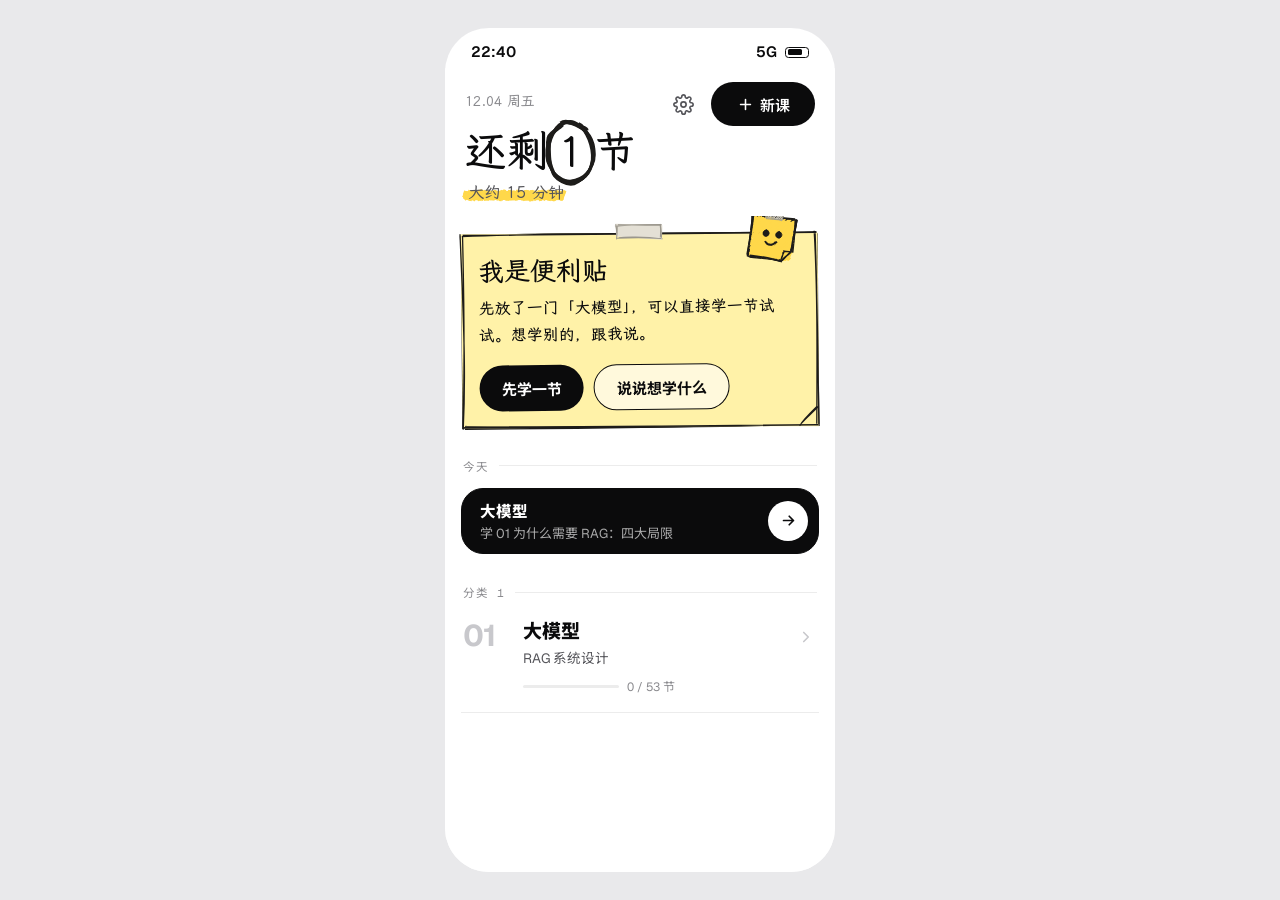
<file: web/index.html>
<!doctype html>
<html lang="zh-CN">
<head>
<meta charset="utf-8">
<meta name="viewport" content="width=device-width, initial-scale=1, viewport-fit=cover">
<script>
/* 页面出错别白屏：贴一张黄条写清是什么错、手机浏览器内核的版本，截图就能查。写成老语法，老内核也能跑 */
(function () {
  var v = +((navigator.userAgent.match(/Chrome\/(\d+)/) || [])[1] || 0);
  function show(msg) {
    var x = document.getElementById("fatal");
    if (!x) { x = document.createElement("div"); x.id = "fatal"; x.onclick = function () { x.parentNode.removeChild(x); }; (document.body || document.documentElement).appendChild(x); }
    x.textContent = "出错了：" + msg + "（手机浏览器内核 Chrome " + (v || "?") + "，截图发给作者）";
  }
  window.__fatal = show;
  window.addEventListener("error", function (e) { if (e.message) show(e.message); });
  window.addEventListener("unhandledrejection", function (e) { var r = e.reason; if (r && /TypeError|ReferenceError|SyntaxError|RangeError/.test(r.name)) show(r.message); });
  if (v && v < 80) window.addEventListener("DOMContentLoaded", function () { show("这台手机的系统浏览器内核太旧，去应用商店更新「Android System WebView」再打开"); });
})();
</script>

<title>学习</title>
<link rel="preconnect" href="https://fonts.googleapis.com">
<link rel="preconnect" href="https://fonts.gstatic.com" crossorigin>
<link rel="stylesheet" href="fonts/lxgw/lxgw.css">
<link href="https://fonts.googleapis.com/css2?family=Geist:wght@400;500;600;700;800;900&family=Geist+Mono:wght@400;500;600&family=Noto+Sans+SC:wght@400;500;700;900&display=swap" rel="stylesheet">
<style>
  :root { --top: 40px; --bot: 0px; --bg: #ffffff; --ink: #0b0b0c; --ink2: #55555a; --mute: #8a8a8e; --line: #ececec; --soft: #f4f4f5; --acc: #2f4bff; --acc-soft: #eef0ff; --hand: Hand, "LXGW WenKai Screen", "Noto Sans SC", sans-serif; }
  * { box-sizing: border-box; margin: 0; padding: 0; -webkit-tap-highlight-color: transparent; }
  html, body { height: 100%; overflow: hidden; background: var(--bg); }
  body { font-family: Geist, "Noto Sans SC", sans-serif; color: var(--ink); -webkit-font-smoothing: antialiased; }
  button, input { font: inherit; color: inherit; background: none; border: 0; cursor: pointer; outline: none; }
  .mono { font-family: "Geist Mono", "Noto Sans SC", monospace; }

  .app { position: relative; width: 100%; height: 100%; height: 100dvh; margin: 0 auto; overflow: hidden; background: var(--bg); }
  @media (min-width: 600px) {
    body { background: #e9e9eb; display: grid; place-items: center; }
    .app { width: 390px; height: min(844px, 100dvh - 32px); border-radius: 44px; }
  }
  .sb { position: absolute; top: 0; left: 0; right: 0; height: 40px; z-index: 30; display: flex; align-items: center; justify-content: space-between; padding: 6px 26px 0; font-size: 15px; font-weight: 600; pointer-events: none; }
  .sb i { display: inline-block; width: 24px; height: 11px; border: 1.5px solid var(--ink); border-radius: 3.5px; position: relative; vertical-align: -1px; }
  .sb i::after { content: ""; position: absolute; top: 1.5px; right: 6px; bottom: 1.5px; left: 1.5px; background: var(--ink); border-radius: 1.5px; }
  .views { position: absolute; top: var(--top); right: 0; bottom: 0; left: 0; }
  .view { position: absolute; top: 0; right: 0; bottom: 0; left: 0; display: flex; flex-direction: column; background: var(--bg); overflow: hidden; }
  .scroll { flex: 1; overflow-y: auto; overflow-x: hidden; scrollbar-width: none; }
  .scroll::-webkit-scrollbar { display: none; }

  /* ── 遮罩升起的大字 ── */
  .mask { display: block; overflow: hidden; padding-bottom: .06em; }
  .mask > span { display: inline-block; }
  .pre .mask > span { transform: translateY(105%); }
  h1.big { font-size: 56px; font-weight: 900; letter-spacing: -0.045em; line-height: .98; display: flex; }
  h1.big .mask { display: inline-block; }
  .live { margin-top: 10px; display: flex; align-items: center; gap: 8px; font-family: "Geist Mono", "Noto Sans SC", monospace; font-size: 12px; color: var(--mute); letter-spacing: .02em; }
  .live b { width: 7px; height: 7px; border-radius: 50%; background: var(--acc); animation: beat 1s infinite cubic-bezier(.3,0,.2,1); }
  .live b.off { background: var(--line); animation: none; }
  @keyframes beat { 0%, 100% { transform: scale(1); } 15% { transform: scale(1.5); } 40% { transform: scale(1); } }
  .sect { display: flex; align-items: center; gap: 10px; margin: 30px 2px 4px; font-family: "Geist Mono", "Noto Sans SC", monospace; font-size: 11.5px; color: var(--mute); letter-spacing: .08em; }
  .sect::after { content: ""; flex: 1; height: 1px; background: var(--line); }
  .sect .r { order: 2; letter-spacing: 0; font-size: 12.5px; font-weight: 600; color: var(--ink); font-family: Geist, "Noto Sans SC", sans-serif; display: flex; align-items: center; gap: 3px; }
  .sect .r svg { width: 14px; height: 14px; }
  .press { transition: transform .45s var(--snap, cubic-bezier(.34,1.4,.5,1)); }
  .press:active { transform: scale(.97); transition-duration: .08s; }

  /* ── 首页 ── */
  .top { flex: none; display: flex; justify-content: space-between; align-items: flex-start; padding: 8px 20px 14px; }
  .slot { width: 104px; height: 44px; margin-top: 6px; flex: none; }
  .home .scroll { padding: 0 16px 120px; }
  .hero { position: relative; cursor: pointer; }
  .hero .lab { margin: 4px 2px 10px; }
  .shot { position: relative; height: 210px; border-radius: 28px; overflow: hidden; background: var(--soft); }
  .shot img { width: 100%; height: 100%; object-fit: cover; display: block; }
  .pre .shot { clip-path: inset(46% 46% 46% 46% round 999px); }
  .pre .shot img { transform: scale(1.18); }
  .hrow { display: flex; align-items: flex-end; justify-content: space-between; margin: 14px 2px 6px; }
  .num-xl { font-size: 92px; font-weight: 800; letter-spacing: -0.06em; line-height: .8; }
  .stat { text-align: right; padding-bottom: 6px; }
  .stat .n { font-size: 30px; font-weight: 700; letter-spacing: -0.03em; color: var(--acc); font-variant-numeric: tabular-nums; line-height: 1; }
  .stat .n.ink { color: var(--ink); }
  .stat .l { margin-top: 5px; font-size: 12px; color: var(--mute); }
  .hero h2 { margin: 12px 2px 0; font-size: 25px; font-weight: 900; letter-spacing: -0.02em; line-height: 1.28; }
  .hero p { margin: 8px 2px 0; font-size: 14px; line-height: 1.6; color: var(--ink2); }
  .it { display: grid; grid-template-columns: 54px 1fr 20px; gap: 6px; align-items: start; padding: 16px 2px 17px; border-bottom: 1px solid var(--line); cursor: pointer; }
  .it .no { font-size: 30px; font-weight: 700; letter-spacing: -0.05em; color: #c8c8cc; line-height: 1; padding-top: 1px; transition: color .3s; }
  .it:active .no { color: var(--ink); }
  .it h3 { font-size: 19px; font-weight: 800; line-height: 1.3; letter-spacing: -0.01em; }
  .it .sub { margin-top: 2px; font-size: 13.5px; color: var(--ink2); }
  .meta { margin-top: 10px; display: flex; align-items: center; gap: 8px; font-size: 12px; color: var(--mute); font-variant-numeric: tabular-nums; }
  .meta .acc { color: var(--acc); font-weight: 600; }
  .bar { flex: none; width: 96px; height: 3px; border-radius: 3px; background: var(--line); overflow: hidden; }
  .bar i { display: block; height: 100%; width: 100%; background: var(--ink); transform-origin: left; }
  .chev { width: 18px; height: 18px; margin-top: 8px; color: #c8c8cc; }

  /* ── 会变形的那一个元素：新课按钮 ⇄ 建课进度条 ── */
  .morph { position: absolute; z-index: 20; background: var(--ink); color: #fff; overflow: hidden; cursor: pointer; transition: opacity .25s; }
  .morph.away { opacity: 0; pointer-events: none; }
  .m-pill, .m-bar { position: absolute; top: 0; right: 0; bottom: 0; left: 0; display: flex; align-items: center; transition: opacity .22s, filter .22s; }
  .m-pill { justify-content: center; gap: 6px; font-size: 15px; font-weight: 600; white-space: nowrap; }
  .m-pill svg { width: 17px; height: 17px; }
  .m-bar { padding: 0 10px 0 12px; gap: 12px; opacity: 0; filter: blur(6px); pointer-events: none; }
  .morph.open .m-pill { opacity: 0; filter: blur(6px); pointer-events: none; }
  .morph.open .m-bar { opacity: 1; filter: none; pointer-events: auto; transition-delay: .12s; }
  .ring { width: 40px; height: 40px; flex: none; position: relative; }
  .ring svg { width: 40px; height: 40px; transform: rotate(-90deg); }
  .ring circle { fill: none; stroke-width: 3; }
  .ring .bg { stroke: rgba(255,255,255,.18); }
  .ring .fg { stroke: #fff; stroke-linecap: round; transition: stroke-dashoffset .6s cubic-bezier(.16,1,.3,1); }
  .ring b { position: absolute; top: 0; right: 0; bottom: 0; left: 0; display: grid; place-items: center; font: 600 12px "Geist Mono", monospace; }
  .ring .ok { position: absolute; top: 5px; right: 5px; bottom: 5px; left: 5px; border-radius: 50%; background: #fff; display: none; place-items: center; }
  .ring .ok::after { content: ""; width: 11px; height: 6px; border: solid var(--ink); border-width: 0 0 2.2px 2.2px; transform: translateY(-2px) rotate(-45deg); }
  .morph.done .ring .ok { display: grid; } .morph.done .ring b, .morph.done .ring svg { display: none; }
  .m-txt { flex: 1; min-width: 0; }
  .m-txt b { display: block; font-size: 11px; font-weight: 500; color: rgba(255,255,255,.55); font-family: "Geist Mono", "Noto Sans SC", monospace; letter-spacing: .02em; }
  .m-txt span { display: block; margin-top: 3px; font-size: 14.5px; font-weight: 700; white-space: nowrap; overflow: hidden; text-overflow: ellipsis; }
  .m-go { height: 36px; padding: 0 14px; border-radius: 18px; background: #fff; color: var(--ink); font-size: 13px; font-weight: 700; display: none; align-items: center; flex: none; }
  .morph.done .m-go { display: flex; }
  .m-chev { width: 18px; height: 18px; color: rgba(255,255,255,.55); flex: none; }
  .morph.done .m-chev { display: none; }

  /* ── 分类页 ── */
  .nav { flex: none; height: 48px; display: flex; align-items: center; padding: 0 10px; }
  .back { width: 40px; height: 40px; border-radius: 50%; display: grid; place-items: center; }
  .back svg { width: 22px; height: 22px; }
  .cat .scroll { padding: 0 16px 40px; }
  .cat .top { padding: 0 4px 6px; }
  .stats { display: grid; grid-template-columns: repeat(3, 1fr); margin: 18px 2px 0; }
  .stats div { padding-right: 8px; }
  .stats .n { font-size: 40px; font-weight: 800; letter-spacing: -0.05em; line-height: 1; font-variant-numeric: tabular-nums; }
  .stats .n.acc { color: var(--acc); }
  .stats .l { margin-top: 6px; font-size: 12px; color: var(--mute); }
  .map { display: grid; grid-template-columns: repeat(13, 1fr); gap: 4px; margin: 22px 0 0; }
  .map.wide { grid-template-columns: repeat(12, 1fr); }
  .cell { aspect-ratio: 1; min-height: 22px; border-radius: 6px; background: var(--soft); position: relative; cursor: pointer; }
  .cell.mastered { background: var(--ink); }
  .cell.learned { background: #b9b9bd; }
  .cell.learning { background: var(--acc); }
  .cell.available { background: #fff; box-shadow: inset 0 0 0 1.5px var(--ink); }
  .cell.due::after { content: ""; position: absolute; right: -2px; top: -2px; width: 8px; height: 8px; border-radius: 50%; background: var(--acc); border: 2px solid #fff; }
  .cell.sel { outline: 2px solid var(--ink); outline-offset: 2px; }
  .legend { display: flex; flex-wrap: wrap; gap: 4px 12px; margin: 12px 2px 0; font-size: 11.5px; color: var(--mute); }
  .legend span { display: flex; align-items: center; gap: 5px; }
  .legend i { width: 9px; height: 9px; border-radius: 3px; background: var(--soft); }
  .mapcap { margin: 12px 2px 0; font-size: 14px; line-height: 1.5; }
  .mapcap:empty { display: none; }
  .mapcap b { font-family: "Geist Mono", monospace; font-weight: 600; margin-right: 6px; }
  .mapcap small { display: block; font-size: 12px; color: var(--mute); }
  .go { width: 100%; margin-top: 18px; min-height: 60px; border-radius: 30px; background: var(--ink); color: #fff; display: flex; align-items: center; gap: 12px; padding: 8px 8px 8px 22px; text-align: left; }
  .go div { flex: 1; min-width: 0; }
  .go span { display: block; font-size: 15.5px; font-weight: 700; white-space: nowrap; overflow: hidden; text-overflow: ellipsis; }
  .go small { display: block; margin-top: 2px; font-size: 12px; color: rgba(255,255,255,.6); }
  .go i { width: 44px; height: 44px; border-radius: 50%; background: #fff; display: grid; place-items: center; flex: none; }
  .go i svg { width: 18px; height: 18px; color: var(--ink); }
  .cv { display: grid; grid-template-columns: 48px 1fr auto; gap: 8px; padding: 15px 2px; border-bottom: 1px solid var(--line); cursor: pointer; }
  .cv .d { font-family: "Geist Mono", monospace; font-size: 12px; color: var(--mute); padding-top: 2px; }
  .cv .d.now { color: var(--acc); font-weight: 600; font-family: Geist, "Noto Sans SC", sans-serif; }
  .cv h4 { font-size: 15px; font-weight: 600; line-height: 1.45; }
  .cv .tg { font-family: "Geist Mono", "Noto Sans SC", monospace; font-size: 12px; color: var(--mute); padding-top: 2px; white-space: nowrap; }
  .cv .tg.acc { color: var(--acc); font-weight: 600; }
  .cv .more { grid-column: 2 / -1; display: grid; grid-template-rows: 0fr; transition: grid-template-rows .5s cubic-bezier(.16,1,.3,1); }
  .cv .more > div { overflow: hidden; }
  .cv .more ul { list-style: none; padding-top: 8px; font-size: 13.5px; line-height: 1.6; color: var(--ink2); }
  .cv .more li::before { content: "– "; color: var(--mute); }
  .cv.open .more { grid-template-rows: 1fr; }
  .empty { padding: 18px 2px; font-size: 14px; color: var(--mute); }

  /* ── 对话页 ── */
  .dtop { flex: none; display: flex; align-items: center; gap: 4px; padding: 2px 12px 8px 6px; }
  .dtop h1 { font-size: 16.5px; font-weight: 800; letter-spacing: -0.01em; white-space: nowrap; overflow: hidden; text-overflow: ellipsis; }
  .dtop small { display: block; margin-top: 1px; font-size: 11.5px; color: var(--mute); font-family: "Geist Mono", "Noto Sans SC", monospace; }
  .dtop > div { min-width: 0; flex: 1; }
  .phases { flex: none; position: relative; display: flex; margin: 0 14px; padding-bottom: 10px; border-bottom: 1px solid var(--line); }
  .phases .ind { position: absolute; top: 0; height: 30px; border-radius: 15px; background: var(--ink); }
  .phases span { position: relative; flex: 1; height: 30px; display: grid; place-items: center; font-size: 12.5px; font-weight: 600; color: #b4b4b8; white-space: nowrap; transition: color .25s; }
  .phases span.seen { color: var(--ink2); }
  .phases span.seen::after { content: ""; position: absolute; bottom: -1px; left: 50%; width: 4px; height: 4px; margin-left: -2px; border-radius: 50%; background: #c8c8cc; }
  .phases span.on { color: #fff; }
  .phases span.on::after { display: none; }
  .switch { display: flex; align-items: center; gap: 8px; margin: 22px 0 2px; font-size: 12.5px; line-height: 1.4; color: var(--mute); }
  .switch b { flex: none; height: 22px; padding: 0 9px; border-radius: 11px; background: var(--ink); color: #fff; font-size: 11.5px; font-weight: 700; display: grid; place-items: center; }
  .switch::after { content: ""; flex: 1; min-width: 12px; height: 1px; background: var(--line); }
  .quick { flex: none; display: flex; gap: 6px; padding: 8px 12px; overflow-x: auto; scrollbar-width: none; }
  .quick::-webkit-scrollbar { display: none; }
  .quick button { flex: none; height: 30px; padding: 0 12px; border-radius: 15px; border: 1px solid var(--line); background: #fff; font-size: 12.5px; color: var(--ink2); transition: transform .45s cubic-bezier(.34,1.4,.5,1); }
  .quick button:active { transform: scale(.94); transition-duration: .08s; }
  .chat .scroll { padding: 14px 16px 28px; scroll-behavior: auto; }
  .me { margin: 16px 0 0 auto; max-width: 80%; width: fit-content; padding: 10px 14px; border-radius: 18px 18px 4px 18px; background: var(--soft); font-size: 15px; line-height: 1.5; }
  .turn { margin-top: 16px; }
  .think { font-size: 13px; font-weight: 600; background: linear-gradient(90deg, var(--mute) 0%, var(--mute) 35%, var(--ink) 50%, var(--mute) 65%, var(--mute) 100%); background-size: 300% 100%; -webkit-background-clip: text; background-clip: text; color: transparent; animation: shim 1.6s linear infinite; }
  @keyframes shim { from { background-position: 100% 0; } to { background-position: -100% 0; } }
  .think.done { animation: none; background: none; color: var(--mute); }
  .steps { margin-top: 10px; border: 1px solid var(--line); border-radius: 14px; background: #fff; overflow: hidden; }
  .st { display: grid; grid-template-columns: 22px 1fr auto; gap: 4px 8px; align-items: center; padding: 10px 12px; font-size: 13.5px; color: var(--mute); }
  .st + .st { border-top: 1px solid var(--line); }
  .st .ic { width: 18px; height: 18px; border-radius: 50%; border: 1.5px solid var(--line); display: grid; place-items: center; }
  .st.run { color: var(--ink); }
  .st.run .ic { border-color: var(--acc); border-right-color: transparent; animation: rot .7s linear infinite; }
  @keyframes rot { to { transform: rotate(360deg); } }
  .st.bad { color: var(--ink); }
  .st.bad .ic { border-color: var(--mute); }
  .st.bad .ic::after { content: "!"; font-size: 11px; font-weight: 700; color: var(--mute); line-height: 1; }
  .st.ok { color: var(--ink); }
  .st.ok .ic { border: 0; background: var(--ink); }
  .st.ok .ic::after { content: ""; width: 7px; height: 4px; border: solid #fff; border-width: 0 0 1.8px 1.8px; transform: translateY(-1px) rotate(-45deg); }
  .st .r { font-family: "Geist Mono", "Noto Sans SC", monospace; font-size: 11.5px; color: var(--mute); white-space: nowrap; }
  .st .x { grid-column: 2 / -1; font-size: 12.5px; color: var(--ink2); line-height: 1.55; }
  .st .x:empty { display: none; }
  .st .x.mono { font-family: "Geist Mono", "Noto Sans SC", monospace; font-size: 11.5px; }
  .srcs { grid-column: 2 / -1; display: flex; flex-wrap: wrap; gap: 4px; }
  .srcs:empty { display: none; }
  .srcs span { display: flex; align-items: center; gap: 4px; padding: 2px 8px 2px 3px; border-radius: 999px; background: var(--soft); font-size: 11.5px; color: var(--ink2); }
  .srcs span i { width: 15px; height: 15px; border-radius: 50%; background: var(--ink); color: #fff; font-style: normal; font-size: 8.5px; font-weight: 700; display: grid; place-items: center; }
  .ans { margin-top: 12px; font-size: 15.5px; line-height: 1.75; }
  .ans p + p { margin-top: 8px; }
  .ans b { font-weight: 700; }
  .ans .num { font-family: "Geist Mono", monospace; font-size: 14px; padding: 0 4px; border-radius: 4px; background: var(--soft); }
  .cite { display: inline-grid; place-items: center; min-width: 17px; height: 17px; padding: 0 4px; margin: 0 1px; border-radius: 5px; background: var(--acc-soft); color: var(--acc); font-family: "Geist Mono", monospace; font-size: 10.5px; font-weight: 600; vertical-align: 2px; cursor: pointer; }
  .caret { display: inline-block; width: 9px; height: 9px; margin-left: 3px; border-radius: 50%; background: var(--ink); vertical-align: 1px; animation: blink 1s steps(1) infinite; }
  @keyframes blink { 50% { opacity: 0; } }
  .line { margin-top: 10px; font-family: "Geist Mono", "Noto Sans SC", monospace; font-size: 12px; color: var(--mute); display: flex; align-items: center; gap: 6px; }
  .line::before { content: ""; width: 6px; height: 6px; border-radius: 50%; background: var(--ink); }
  .tipl { margin-top: 12px; font-size: 13px; line-height: 1.6; color: var(--ink2); }
  .line.acc { color: var(--acc); } .line.acc::before { background: var(--acc); }
  .note { margin-top: 10px; width: fit-content; max-width: 100%; display: flex; gap: 8px; align-items: baseline; padding: 7px 11px; border-radius: 10px; background: var(--soft); font-size: 13px; line-height: 1.5; color: var(--ink2); }
  .note b { flex: none; font-family: "Geist Mono", "Noto Sans SC", monospace; font-size: 11.5px; font-weight: 600; color: var(--ink); }

  /* 题卡 */
  .q { margin-top: 12px; padding: 14px 12px 12px; border-radius: 16px; border: 1px solid var(--line); background: #fff; }
  .q.cur { box-shadow: 0 0 0 3px var(--acc-soft); border-color: #d9ddff; }
  .q .qt { font-size: 15.5px; font-weight: 700; line-height: 1.55; padding: 0 2px; }
  .q .stmt { margin: 2px 2px 0; padding-left: 12px; border-left: 3px solid var(--ink); font-size: 15.5px; font-weight: 600; line-height: 1.6; }
  .ops { display: grid; gap: 7px; margin-top: 12px; }
  .op { display: grid; grid-template-columns: 24px 1fr auto; align-items: center; gap: 10px; min-height: 46px; padding: 9px 12px 9px 10px; border-radius: 12px; border: 1px solid var(--line); text-align: left; font-size: 14.5px; line-height: 1.45; transition: border-color .2s, background .2s, opacity .3s, transform .45s cubic-bezier(.34,1.4,.5,1); }
  .op:active { transform: scale(.98); transition-duration: .08s; }
  .op i { width: 24px; height: 24px; border-radius: 8px; background: var(--soft); display: grid; place-items: center; font: 600 12px "Geist Mono", monospace; font-style: normal; color: var(--ink2); transition: background .2s, color .2s; }
  .op em { font-style: normal; font-family: "Geist Mono", "Noto Sans SC", monospace; font-size: 11.5px; color: var(--mute); }
  .op.pick { border-color: var(--ink); }
  .op.pick i { background: var(--ink); color: #fff; }
  .op.right { border-color: var(--acc); background: var(--acc-soft); }
  .op.right i { background: var(--acc); color: #fff; }
  .op.right em { color: var(--acc); }
  .op.wrong { color: var(--mute); }
  .op.wrong span { text-decoration: line-through; text-decoration-color: #c8c8cc; }
  .op.tried { color: #c0c0c4; pointer-events: none; }
  .op.tried span { text-decoration: line-through; }
  .op.gone { display: none; }
  .ops.row { grid-template-columns: repeat(3, 1fr); }
  .ops.row .op { grid-template-columns: 1fr; justify-items: center; text-align: center; font-weight: 600; padding: 9px 6px; }
  .ops.row .op i { display: none; }
  .ops.row .op em { display: none; }
  .q.done .op:not(.pick):not(.right) { display: none; }
  .q.done .ops.row { grid-template-columns: 1fr; }
  .hint { margin: 10px 2px 0; font-size: 14px; line-height: 1.6; color: var(--ink2); display: flex; gap: 8px; }
  .hint b { flex: none; font-family: "Geist Mono", "Noto Sans SC", monospace; font-size: 11.5px; font-weight: 600; color: var(--acc); padding-top: 2px; }
  .qf { display: flex; align-items: center; justify-content: space-between; margin-top: 10px; padding: 0 2px; }
  .qf:empty { display: none; }
  .ghost { height: 30px; padding: 0 12px; border-radius: 15px; border: 1px solid var(--line); font-size: 12.5px; font-weight: 600; color: var(--ink2); }
  .ghost:active { background: var(--soft); }
  .q.skipped { opacity: .5; }
  .q.skipped::after { content: "跳过了"; display: block; margin: 8px 2px 0; font: 500 11.5px "Geist Mono", "Noto Sans SC", monospace; color: var(--mute); }
  .q .conf { margin-top: 10px; }
  .solid { height: 36px; padding: 0 16px; border-radius: 18px; background: var(--ink); color: #fff; font-size: 13.5px; font-weight: 700; transition: opacity .2s, transform .45s cubic-bezier(.34,1.4,.5,1); }
  .solid:active { transform: scale(.95); transition-duration: .08s; }
  .solid:disabled { opacity: .25; pointer-events: none; }
  .q.done .qf { display: none; }
  .conf { display: flex; align-items: center; gap: 8px; margin-top: 10px; padding: 8px 10px; border-radius: 12px; background: var(--soft); }
  .conf > span { font-size: 13px; font-weight: 600; flex: none; }
  .conf .seg { flex: 1; display: grid; grid-template-columns: repeat(3, 1fr); gap: 4px; }
  .conf button { height: 32px; border-radius: 9px; background: #fff; font-size: 12.5px; font-weight: 600; color: var(--ink2); transition: transform .45s cubic-bezier(.34,1.4,.5,1); }
  .conf button:active { transform: scale(.94); transition-duration: .08s; }
  .conf.done { background: none; padding: 0 2px; margin-top: 6px; }
  .conf.done > span, .conf.done button:not(.on) { display: none; }
  .conf.done .seg { display: block; }
  .conf.done button.on { height: auto; background: none; font: 500 12px "Geist Mono", "Noto Sans SC", monospace; color: var(--mute); padding: 0; }
  .conf.done button.on::before { content: "把握："; }
  .chk { display: flex; align-items: center; gap: 10px; min-height: 44px; padding: 8px 12px; border-radius: 12px; border: 1px solid var(--line); font-size: 14.5px; text-align: left; transition: border-color .2s; }
  .chk i { width: 20px; height: 20px; border-radius: 6px; box-shadow: inset 0 0 0 1.5px #c8c8cc; display: grid; place-items: center; flex: none; }
  .chk.on { border-color: var(--ink); }
  .chk.on i { background: var(--ink); box-shadow: none; }
  .chk.on i::after { content: ""; width: 8px; height: 4.5px; border: solid #fff; border-width: 0 0 2px 2px; transform: translateY(-1px) rotate(-45deg); }
  .q.done .chk:not(.on) { display: none; }
  .sorts { display: grid; gap: 6px; margin-top: 12px; }
  .srow { display: grid; grid-template-columns: 1fr auto; align-items: center; gap: 8px; padding: 6px 6px 6px 12px; border-radius: 12px; border: 1px solid var(--line); font-size: 14px; line-height: 1.4; transition: border-color .2s, background .2s; }
  .srow .seg { display: grid; grid-template-columns: 1fr 1fr; gap: 2px; padding: 2px; border-radius: 10px; background: var(--soft); }
  .srow .seg button { width: 48px; height: 30px; border-radius: 8px; font-size: 12.5px; font-weight: 600; color: var(--mute); transition: background .2s, color .2s; }
  .srow .seg button.on { background: var(--ink); color: #fff; }
  .srow.ok > span::before { content: "✓ "; color: var(--acc); font-weight: 800; }
  .srow.bad { background: var(--soft); border-color: var(--ink); }
  .srow .why { grid-column: 1 / -1; font-size: 12.5px; color: var(--ink2); padding-bottom: 2px; }
  .srow .why::before { content: "放错了 · "; color: var(--ink); font-weight: 700; }
  .ask { margin-top: 12px; padding: 12px; border-radius: 14px; background: #fff; border: 1px solid var(--line); box-shadow: 0 0 0 3px var(--acc-soft); }
  .ask p { font-size: 14.5px; font-weight: 600; line-height: 1.5; }
  .ask .bt { display: flex; gap: 8px; margin-top: 10px; }
  .ask .bt button { height: 36px; padding: 0 15px; border-radius: 10px; font-size: 13.5px; font-weight: 600; border: 1px solid var(--line); }
  .ask .bt .yes { background: var(--ink); color: #fff; border-color: var(--ink); }
  .ask.done { box-shadow: none; }
  .ask.done .bt button:not(.on) { display: none; }
  .ask.done .bt button.on { pointer-events: none; background: var(--soft); color: var(--ink2); border-color: var(--soft); }
  .score { margin-top: 14px; padding: 16px 16px 14px; border-radius: 20px; background: var(--soft); }
  .score .top2 { display: flex; align-items: flex-end; justify-content: space-between; }
  .score .sc { font-size: 72px; font-weight: 800; letter-spacing: -0.06em; line-height: .8; }
  .score .sc small { font-size: 22px; letter-spacing: -0.02em; color: var(--mute); margin-left: 2px; }
  .score .lv { text-align: right; }
  .score .lv b { display: block; font-size: 20px; font-weight: 900; }
  .score .lv span { display: block; margin-top: 4px; font-size: 12.5px; color: var(--acc); font-weight: 600; }
  .score ul { list-style: none; margin-top: 14px; display: grid; gap: 6px; font-size: 14px; line-height: 1.5; }
  .score li { display: flex; gap: 8px; }
  .score li i { flex: none; width: 18px; height: 18px; margin-top: 2px; border-radius: 50%; background: var(--acc); display: grid; place-items: center; }
  .score li i::after { content: ""; width: 7px; height: 4px; border: solid #fff; border-width: 0 0 1.8px 1.8px; transform: translateY(-1px) rotate(-45deg); }
  .score li.no i { background: #fff; box-shadow: inset 0 0 0 1.5px #c8c8cc; }
  .score li.no i::after { display: none; }
  .score li.no { color: var(--ink2); }
  .score .ft { margin-top: 14px; padding-top: 10px; border-top: 1px solid #e4e4e7; font-family: "Geist Mono", "Noto Sans SC", monospace; font-size: 12px; color: var(--ink2); line-height: 1.7; }
  .score .ft b { display: block; margin-bottom: 2px; font: 700 15px Geist, "Noto Sans SC", sans-serif; color: var(--ink); }
  .score li em { display: block; font-style: normal; font: 500 11.5px "Geist Mono", "Noto Sans SC", monospace; color: var(--mute); }
  .chips { display: flex; flex-wrap: wrap; gap: 6px; margin-top: 12px; }
  .chips button { padding: 7px 12px; border-radius: 999px; border: 1px solid var(--line); background: #fff; font-size: 13px; color: var(--ink2); transition: transform .45s cubic-bezier(.34,1.4,.5,1); }
  .chips button:active { transform: scale(.95); transition-duration: .08s; }
  .chips button.k { background: var(--ink); color: #fff; border-color: var(--ink); font-weight: 600; }
  .comp { flex: none; margin: 0 12px calc(14px + var(--bot)); display: flex; align-items: center; gap: 8px; padding: 6px 6px 6px 16px; border-radius: 24px; background: #fff; border: 1px solid var(--line); box-shadow: 0 6px 18px -10px rgba(11,11,12,.22); transition: border-color .2s; }
  .comp.wait { border-color: #c9d0ff; }
  .comp input { flex: 1; min-width: 0; height: 36px; font-size: 14.5px; cursor: text; }
  .comp input::placeholder { color: var(--mute); }
  .send { width: 36px; height: 36px; border-radius: 50%; background: var(--ink); display: grid; place-items: center; flex: none; }
  .send svg { width: 16px; height: 16px; }

  /* 建好的课 */
  .built { margin-top: 14px; border: 1px solid var(--line); border-radius: 20px; overflow: hidden; }
  .built .cover { height: 150px; background: var(--soft); }
  .built .cover img { width: 100%; height: 100%; object-fit: cover; display: block; }
  .built .bd { padding: 14px 14px 12px; }
  .built h3 { font-size: 21px; font-weight: 900; letter-spacing: -0.02em; line-height: 1.3; }
  .built .nums { display: grid; grid-template-columns: repeat(3, 1fr); margin-top: 12px; }
  .built .nums b { display: block; font-size: 30px; font-weight: 800; letter-spacing: -0.05em; line-height: 1; }
  .built .nums span { display: block; margin-top: 4px; font-size: 12px; color: var(--mute); }
  .area { border-top: 1px solid var(--line); }
  .area > button { width: 100%; display: flex; align-items: center; justify-content: space-between; padding: 12px 14px; font-size: 14px; font-weight: 700; }
  .area > button em { font-style: normal; font-family: "Geist Mono", monospace; font-size: 12px; font-weight: 500; color: var(--mute); }
  .area .ls { display: grid; grid-template-rows: 0fr; transition: grid-template-rows .45s cubic-bezier(.16,1,.3,1); }
  .area .ls > div { overflow: hidden; }
  .area.open .ls { grid-template-rows: 1fr; }
  .area li { list-style: none; display: grid; grid-template-columns: 30px 1fr auto; gap: 6px; padding: 7px 14px; font-size: 13.5px; line-height: 1.45; color: var(--ink2); }
  .area li b { font: 500 12px "Geist Mono", monospace; color: var(--mute); padding-top: 1px; }
  .area li em { font-style: normal; font: 500 11px "Geist Mono", "Noto Sans SC", monospace; color: var(--mute); padding-top: 2px; }
  .area li.first { color: var(--ink); font-weight: 600; }
  .area li.first em { color: var(--acc); }
  .area li:last-child { padding-bottom: 12px; }
  .built .ft { padding: 12px 14px 14px; border-top: 1px solid var(--line); }
  .built .ft .solid { width: 100%; height: 46px; border-radius: 23px; font-size: 15px; }

  /* 出处 */
  .sheet { position: absolute; top: 0; right: 0; bottom: 0; left: 0; z-index: 40; display: flex; flex-direction: column; justify-content: flex-end; background: rgba(11,11,12,.28); opacity: 0; pointer-events: none; transition: opacity .25s; }
  .sheet.on { opacity: 1; pointer-events: auto; }
  .sheet .pn { background: #fff; border-radius: 26px 26px 0 0; padding: 10px 18px 30px; transform: translateY(100%); transition: transform .5s cubic-bezier(.16,1,.3,1); }
  .sheet.on .pn { transform: none; }
  .sheet .grip { width: 36px; height: 4px; border-radius: 2px; background: var(--line); margin: 0 auto 14px; }
  .sheet h5 { font-size: 15px; font-weight: 800; margin-bottom: 4px; }
  .src { display: grid; grid-template-columns: 24px 1fr; gap: 10px; padding: 12px 0; border-bottom: 1px solid var(--line); }
  .src:last-child { border-bottom: 0; }
  .src > b { width: 22px; height: 22px; border-radius: 7px; background: var(--acc-soft); color: var(--acc); display: grid; place-items: center; font: 600 11px "Geist Mono", monospace; }
  .src h6 { font-size: 14px; font-weight: 700; line-height: 1.45; }
  .src p { margin-top: 3px; font-size: 13px; line-height: 1.55; color: var(--ink2); }
  .src a { display: block; margin-top: 4px; font: 500 11.5px "Geist Mono", monospace; color: var(--acc); text-decoration: none; word-break: break-all; }


  /* 装进安卓：用系统状态栏，不画假的 */
  html.app .sb { display: none; }
  html.app .app { width: 100%; height: 100%; height: 100dvh; border-radius: 0; }
  html.app body { display: block; background: var(--bg); }

  .hbtn { width: 44px; height: 44px; margin-top: 6px; border-radius: 50%; display: grid; place-items: center; color: var(--ink2); flex: none; }
  .hbtn svg { width: 21px; height: 21px; }
  .top .acts { display: flex; gap: 6px; align-items: flex-start; }
  /* ── 手画（sketch.js）：每样三版轮流显示，线轻轻地抖 ── */
  @font-face { font-family: "Hand"; src: url(fonts/hand.woff2) format("woff2"); font-display: swap; }
  .v0 { animation: sk0 .42s step-end infinite; } .v1 { animation: sk1 .42s step-end infinite; } .v2 { animation: sk2 .42s step-end infinite; }
  @keyframes sk0 { 0% { opacity: 1; } 33.33% { opacity: 0; } }
  @keyframes sk1 { 0% { opacity: 0; } 33.33% { opacity: 1; } 66.66% { opacity: 0; } }
  @keyframes sk2 { 0% { opacity: 0; } 66.66% { opacity: 1; } }
  .still .v1, .still .v2, svg.drawing .v1, svg.drawing .v2 { display: none; }
  .still .v0, svg.drawing .v0 { animation: none; opacity: 1; }
  svg.sk { position: absolute; overflow: visible; pointer-events: none; }
  .note-m { position: relative; flex: none; display: inline-block; }
  .note-m[hidden] { display: none; }
  .note-m > svg { width: 100%; height: 100%; overflow: visible; display: block; }
  .note-m.nm-sway > svg { animation: nmSway 3.2s ease-in-out infinite; transform-origin: 50% 10%; }
  .note-m.nm-think > svg { animation: nmBob 1.3s ease-in-out infinite; }
  .note-m.nm-sleep > svg { animation: nmBreathe 3s ease-in-out infinite; transform-origin: 50% 90%; }
  .note-m.nm-nod > svg { animation: nmNod .9s cubic-bezier(.3,0,.2,1); transform-origin: 50% 85%; }
  .note-m.nm-hop > svg { animation: nmHop .7s cubic-bezier(.3,0,.2,1); transform-origin: 50% 100%; }
  .note-m.nm-tilt > svg { animation: nmTilt 1s cubic-bezier(.3,0,.2,1) forwards; transform-origin: 50% 80%; }
  .note-m.nm-party > svg { animation: nmParty 1.2s cubic-bezier(.3,0,.2,1); transform-origin: 50% 100%; }
  @keyframes nmBob { 50% { transform: translateY(-6%) rotate(-3deg); } }
  @keyframes nmSway { 50% { transform: rotate(-4deg); } }
  @keyframes nmBreathe { 50% { transform: scale(1.05, .95); } }
  @keyframes nmNod { 0%, 100% { transform: none; } 20% { transform: rotate(-9deg) translateY(3%); } 45% { transform: rotate(6deg); } 70% { transform: rotate(-4deg); } }
  @keyframes nmHop { 0% { transform: none; } 18% { transform: scale(1.12, .86); } 45% { transform: translateY(-28%) scale(.94, 1.08); } 75% { transform: scale(1.08, .92); } 100% { transform: none; } }
  @keyframes nmTilt { 0% { transform: none; } 30% { transform: rotate(15deg); } 55% { transform: rotate(9deg); } 100% { transform: rotate(11deg); } }
  @keyframes nmParty { 0% { transform: none; } 15% { transform: scale(1.15, .82); } 40% { transform: translateY(-40%) rotate(-12deg); } 60% { transform: translateY(-40%) rotate(14deg); } 85% { transform: scale(1.1, .9); } 100% { transform: none; } }
  .zz { position: absolute; right: -8%; top: -14%; font: 700 15px var(--hand); color: var(--ink); pointer-events: none; }
  .zz i { position: absolute; font-style: normal; opacity: 0; animation: nmZz 2.4s linear infinite; }
  .zz i:nth-child(2) { animation-delay: .8s; } .zz i:nth-child(3) { animation-delay: 1.6s; }
  @keyframes nmZz { 0% { opacity: 0; transform: translate(0, 0) scale(.6); } 20% { opacity: 1; } 100% { opacity: 0; transform: translate(16px, -28px) scale(1.25); } }
  .bub { position: absolute; z-index: 40; padding: 8px 13px; font: 14.5px/1.4 var(--hand); white-space: nowrap; pointer-events: none; color: var(--ink); }
  .bub svg { position: absolute; top: 0; right: 0; bottom: 0; left: 0; width: 100%; height: 100%; overflow: visible; z-index: -1; }
  .cf { position: absolute; width: 18px; height: 18px; pointer-events: none; z-index: 50; overflow: visible; }

  /* 首页左上角：手写的「还剩几节」 */
  .home .top { position: relative; display: grid; grid-template-columns: 1fr auto; align-items: center; column-gap: 8px; }
  .htl { display: contents; }
  .home .top .hd { grid-column: 1; grid-row: 1; }
  .home .top .acts { grid-column: 2; grid-row: 1; }
  .home .top .hand { grid-column: 1 / -1; grid-row: 2; margin-top: 0; padding-right: 80px; }
  .home .top .hsub { grid-column: 1 / -1; grid-row: 3; }
  .home .top .tipk { grid-column: 1 / -1; }
  .hd { font: 14px var(--hand); color: var(--mute); }
  .hand { display: flex; align-items: baseline; gap: 2px; margin-top: 2px; font: 42px/1.25 var(--hand); white-space: nowrap; }
  .hand .n { position: relative; display: inline-block; padding: 0 8px; }
  .hand .n.struck { color: #b9b9bd; font-size: .8em; padding: 0 4px; }
  .hand .ck { position: relative; display: inline-block; width: 40px; height: 34px; margin-left: 6px; }
  .hsub { margin-top: 4px; font: 16px var(--hand); color: var(--ink2); }
  .hsub .hl { position: relative; z-index: 0; padding: 0 3px; }
  .hsub .hl svg.sk { z-index: -1; }
  .hnote { position: absolute; right: 24px; top: 64px; transform: rotate(7deg); z-index: 3; cursor: pointer; }

  /* 上课：判对错那句话旁边的便利贴 */
  .fb { display: flex; gap: 10px; align-items: flex-start; margin-top: 12px; }
  .fb .ans { flex: 1; min-width: 0; margin-top: 0; padding-top: 4px; }
  .waitline .note-m { margin: -4px 0; }
  .score { position: relative; }
  .score .scn { position: relative; display: inline-block; }
  .score .snote { position: absolute; right: -4px; top: -40px; z-index: 2; }
  .score .scn > svg.sk { top: -24px !important; }
  .waitline { margin-top: 14px; display: flex; align-items: center; gap: 8px; }
  .waitline .dot { width: 8px; height: 8px; border-radius: 50%; background: var(--acc); animation: beat 1s infinite cubic-bezier(.3,0,.2,1); flex: none; }
  .waitline .think { font-size: 13.5px; }
  .err { margin-top: 12px; padding: 12px; border-radius: 14px; background: var(--soft); font-size: 13.5px; line-height: 1.55; color: var(--ink2); }
  .err b { display: block; color: var(--ink); margin-bottom: 4px; }
  .err .chips { margin-top: 8px; }
  .toast { position: absolute; left: 50%; bottom: calc(96px + var(--bot)); z-index: 50; transform: translateX(-50%); max-width: 86%; padding: 10px 16px; border-radius: 14px; background: var(--ink); color: #fff; font-size: 13.5px; line-height: 1.45; opacity: 0; pointer-events: none; transition: opacity .25s; }
  .toast.on { opacity: 1; }
  .replay .q, .replay .ask, .replay .chips, .replay .conf { pointer-events: none; }
  .replay .chips { display: none; }

  /* 设置 */
  .set .scroll { padding: 0 20px calc(40px + var(--bot)); }
  .field { margin-top: 18px; }
  .field label { display: block; font: 600 12px "Geist Mono", "Noto Sans SC", monospace; color: var(--mute); letter-spacing: .04em; }
  .field input { width: 100%; height: 46px; margin-top: 6px; padding: 0 14px; border-radius: 12px; border: 1px solid var(--line); background: #fff; font: 500 14.5px "Geist Mono", "Noto Sans SC", monospace; cursor: text; }
  .field input:focus { border-color: var(--ink); }
  .field small { display: block; margin-top: 6px; font-size: 12px; color: var(--mute); }
  .field small a { color: var(--acc); text-decoration: none; }
  .set .row2 { display: flex; gap: 8px; margin-top: 22px; }
  .set .row2 .solid { flex: 1; height: 46px; border-radius: 23px; font-size: 15px; }
  .set .row2 .ghost { height: 46px; border-radius: 23px; padding: 0 18px; font-size: 14px; }
  .set .msg { margin-top: 12px; font-size: 13.5px; line-height: 1.5; color: var(--ink2); min-height: 20px; }
  .set .sect { margin-top: 30px; }
  .origin { margin-top: 6px; display: flex; align-items: center; gap: 10px; font-size: 12.5px; color: var(--mute); }
  .lnk { font-size: 12.5px; font-weight: 700; color: var(--acc); }
  .renbox { display: flex; gap: 8px; align-items: center; }
  .renbox input { flex: 1; min-width: 0; height: 56px; font-size: 34px; font-weight: 900; letter-spacing: -0.03em; border-bottom: 2px solid var(--ink); cursor: text; }
  .renbox .solid { height: 40px; padding: 0 18px; border-radius: 20px; }
  .rule { margin: 10px 2px 0; font-size: 12px; color: var(--mute); }
  .imp { margin-top: 14px; height: 40px; border-radius: 20px; padding: 0 16px; font-size: 13.5px; }
  .hero h2 { margin-top: 8px; }
  /* 排顺序 */
  .ord { display: grid; gap: 7px; margin-top: 12px; }
  .oi { display: grid; grid-template-columns: 26px 1fr auto; align-items: center; gap: 10px; min-height: 46px; padding: 8px 12px 8px 10px; border-radius: 12px; border: 1px solid var(--line); text-align: left; font-size: 14.5px; line-height: 1.45; transition: border-color .2s, transform .45s cubic-bezier(.34,1.4,.5,1); }
  .oi:active { transform: scale(.98); transition-duration: .08s; }
  .oi b { width: 26px; height: 26px; border-radius: 50%; box-shadow: inset 0 0 0 1.5px #c8c8cc; display: grid; place-items: center; font: 700 13px "Geist Mono", monospace; }
  .oi.on { border-color: var(--ink); }
  .oi.on b { background: var(--ink); color: #fff; box-shadow: none; }
  .oi.ok { border-color: var(--acc); background: var(--acc-soft); }
  .oi.ok b { background: var(--acc); }
  .oi.bad { border-color: var(--ink); background: var(--soft); }
  .oi em { font-style: normal; font: 600 11.5px "Geist Mono", "Noto Sans SC", monospace; color: var(--ink2); }
  .q.keep .qf { display: none; }
  /* 连线 */
  .mt { position: relative; display: grid; grid-template-columns: 1fr 1fr; gap: 36px; margin-top: 12px; }
  .mc { display: grid; gap: 8px; align-content: start; }
  .mi { position: relative; z-index: 1; min-height: 44px; padding: 8px 10px; border-radius: 12px; border: 1px solid var(--line); background: #fff; font-size: 13.5px; line-height: 1.4; text-align: left; transition: border-color .2s, background .2s; }
  .mi.on { border-color: var(--ink); }
  .mi em { display: block; margin-top: 3px; font-style: normal; font-size: 11.5px; color: var(--acc); }
  .mtl { position: absolute; top: 0; right: 0; bottom: 0; left: 0; width: 100%; height: 100%; pointer-events: none; overflow: visible; }
  .mtl path { fill: none; stroke: var(--ink); stroke-width: 1.8; }
  .mtl path.ok { stroke: var(--acc); }
  .mtl path.bad { stroke: #c8c8cc; stroke-dasharray: 4 4; }
  /* 拖数字 */
  .exs { margin: 12px 2px 0; font-size: 16px; line-height: 1.8; }
  .exs b { font-family: "Geist Mono", "Noto Sans SC", monospace; font-weight: 700; padding: 1px 6px; border-radius: 6px; }
  .exs .ex1 { background: var(--ink); color: #fff; }
  .exs .ex2 { background: var(--acc-soft); color: var(--acc); }
  .exr { width: 100%; margin: 14px 0 4px; accent-color: var(--ink); height: 28px; }
  .exb { height: 6px; border-radius: 3px; background: var(--soft); overflow: hidden; }
  .exb i { display: block; height: 100%; width: 100%; background: var(--acc); transform-origin: left; transition: transform .25s cubic-bezier(.2,.8,.2,1); }
  .exh { font-size: 12.5px; color: var(--mute); }
  /* 图 */
  .chart { margin-top: 12px; padding: 14px 12px 12px; border-radius: 16px; background: var(--soft); }
  .chart .ct, .notec .ct { font: 600 11.5px "Geist Mono", "Noto Sans SC", monospace; color: var(--mute); letter-spacing: .04em; margin: 0 2px 10px; }
  .fl { display: grid; gap: 10px; }
  .fl.two { grid-template-columns: 1fr 1fr; }
  .fln h6 { font-size: 12.5px; font-weight: 800; margin: 0 2px 8px; }
  .fls { padding: 9px 11px; border-radius: 12px; background: #fff; border: 1px solid var(--line); }
  .fls b { display: block; font-size: 14px; font-weight: 700; }
  .fls span { display: block; margin-top: 2px; font-size: 12px; line-height: 1.45; color: var(--ink2); }
  .fla { display: block; width: 2px; height: 14px; margin: 3px auto; background: var(--ink); position: relative; }
  .fla::after { content: ""; position: absolute; left: -4px; bottom: -2px; border: 5px solid transparent; border-top-color: var(--ink); border-bottom: 0; }
  .cmp { display: grid; gap: 1px; background: var(--line); border-radius: 12px; overflow: hidden; font-size: 12.5px; line-height: 1.45; }
  .cmp > * { background: #fff; padding: 8px 9px; }
  .cmp .ch { font-weight: 800; font-size: 13px; background: var(--ink); color: #fff; }
  .cmp .rh { font-weight: 700; color: var(--ink2); background: #fafafa; }
  .tl { position: relative; padding-left: 18px; display: grid; gap: 12px; }
  .tl::before { content: ""; position: absolute; left: 4px; top: 6px; bottom: 6px; width: 2px; background: var(--ink); }
  .tli { position: relative; }
  .tli::before { content: ""; position: absolute; left: -18px; top: 5px; width: 10px; height: 10px; border-radius: 50%; background: #fff; box-shadow: inset 0 0 0 2.5px var(--acc); }
  .tli b { display: block; font: 700 13px "Geist Mono", "Noto Sans SC", monospace; }
  .tli span { display: block; margin-top: 2px; font-size: 13.5px; line-height: 1.5; color: var(--ink2); }
  /* 笔记卡 */
  .notec { margin-top: 14px; padding: 16px 16px 14px; border-radius: 20px; border: 1.5px solid var(--ink); }
  .notec h5 { font-size: 18px; font-weight: 900; letter-spacing: -0.01em; line-height: 1.35; }
  .notec h6 { margin-top: 14px; font-size: 12px; font-weight: 700; color: var(--mute); }
  .notec ol, .notec ul { margin-top: 10px; padding-left: 20px; display: grid; gap: 6px; font-size: 14.5px; line-height: 1.55; }
  .notec ul { margin-top: 6px; }
  .notec p { margin-top: 6px; font-size: 14px; line-height: 1.6; color: var(--ink2); }
  /* 首页：今天 */
  .today .big2 { display: flex; align-items: baseline; gap: 6px; margin: 6px 2px 4px; }
  .today .big2 .num-xl { font-size: 84px; }
  .today .big2 small { font-size: 16px; font-weight: 700; color: var(--mute); }
  .todos { display: grid; gap: 8px; margin-top: 14px; }
  .todo { display: flex; align-items: center; gap: 12px; min-height: 64px; padding: 10px 10px 10px 18px; border-radius: 22px; border: 1px solid var(--line); text-align: left; }
  .todo div { flex: 1; min-width: 0; }
  .todo b { display: block; font-size: 15.5px; font-weight: 800; }
  .todo span { display: block; margin-top: 3px; font-size: 13px; line-height: 1.45; color: var(--ink2); }
  .todo i { width: 40px; height: 40px; flex: none; border-radius: 50%; display: grid; place-items: center; background: var(--soft); }
  .todo i svg { width: 17px; height: 17px; }
  .todo.k { background: var(--ink); color: #fff; border-color: var(--ink); }
  .todo.k span { color: rgba(255,255,255,.65); }
  .todo.k i { background: #fff; color: var(--ink); }
  /* 笔记列表和笔记页 */
  .nt { display: grid; grid-template-columns: 34px 1fr auto; gap: 8px; align-items: baseline; padding: 14px 2px; border-bottom: 1px solid var(--line); cursor: pointer; }
  .nt b { font: 700 13px "Geist Mono", monospace; color: var(--mute); }
  .nt span { font-size: 15px; font-weight: 600; line-height: 1.45; }
  .nt em { font-style: normal; font: 500 12px "Geist Mono", "Noto Sans SC", monospace; color: var(--mute); }
  .notev .scroll { padding: 0 20px calc(40px + var(--bot)); }
  .notev h2 { margin-top: 6px; font-size: 23px; font-weight: 900; letter-spacing: -0.02em; line-height: 1.3; }
  .notev .meta2 { margin-top: 8px; font: 500 12px "Geist Mono", "Noto Sans SC", monospace; color: var(--mute); }
  .recall { margin-top: 22px; padding: 16px; border-radius: 20px; background: var(--soft); }
  .recall p.qq { font-size: 15px; font-weight: 700; line-height: 1.5; }
  .recall ol { margin-top: 12px; padding-left: 20px; display: grid; gap: 8px; font-size: 15px; line-height: 1.55; }
  .recall.hide ol { filter: blur(6px); user-select: none; }
  .recall .solid { margin-top: 14px; height: 40px; border-radius: 20px; padding: 0 18px; }
  .recall:not(.hide) .solid { display: none; }
  .notev h6 { margin-top: 22px; font-size: 12px; font-weight: 700; color: var(--mute); }
  .notev ul { margin-top: 8px; padding-left: 20px; display: grid; gap: 6px; font-size: 14.5px; line-height: 1.55; }
  .notev .ex { margin-top: 8px; font-size: 14.5px; line-height: 1.6; color: var(--ink2); }
  .notev .go { margin-top: 26px; }
  /* 分类页三个页签 */
  .seg { position: relative; display: grid; grid-template-columns: repeat(3, 1fr); margin: 18px 0 4px; padding: 4px; border-radius: 22px; background: var(--soft); }
  .seg .ind { position: absolute; top: 4px; bottom: 4px; left: 4px; right: 66%; border-radius: 18px; background: var(--ink); }
  .seg button { position: relative; height: 38px; font-size: 14px; font-weight: 700; color: var(--ink2); transition: color .25s; }
  .seg button.on { color: #fff; }
  .seg em { font-style: normal; font: 600 11.5px "Geist Mono", monospace; opacity: .7; }
  .pane { padding-top: 4px; }
  .prog .stats { margin-top: 18px; }
  .ccover { margin: 2px 0 14px; height: 168px; border-radius: 22px; overflow: hidden; background: #f0f0ef; }
  .ccover img { width: 100%; height: 100%; object-fit: cover; display: block; }
  .cat .seg.two { grid-template-columns: 1fr 1fr; margin-top: 26px; }
  .pager { display: flex; align-items: flex-start; overflow-x: auto; overflow-y: hidden; scroll-snap-type: x mandatory; scrollbar-width: none; overscroll-behavior-x: contain; margin: 0 -16px; transition: height .35s cubic-bezier(.16,1,.3,1); }
  .pager::-webkit-scrollbar { display: none; }
  .pager > .pane { flex: 0 0 100%; min-width: 0; scroll-snap-align: start; padding: 4px 16px 0; }
  .newc { margin: 14px 0 4px; height: 36px; padding: 0 14px; display: inline-flex; align-items: center; gap: 4px; border-radius: 18px; }
  .newc svg { width: 14px; height: 14px; }
  .danger { margin-top: 10px; font-size: 13.5px; color: var(--ink2); text-decoration: underline; text-underline-offset: 3px; }

  /* ── 便利贴贯穿：黄纸、小黄条、手写 ── */
  .paper { position: relative; isolation: isolate; }
  .paper > svg.sk { z-index: -1; }
  .stick { margin-top: 12px; width: fit-content; max-width: 92%; padding: 11px 14px 12px; font: 15.5px/1.55 var(--hand); color: var(--ink); transform: rotate(-1.2deg); }
  .stick > b { display: block; margin-bottom: 3px; font: 600 11px "Geist Mono", "Noto Sans SC", monospace; letter-spacing: .04em; color: #8a7a2a; }
  .stick.big { width: auto; max-width: none; margin-top: 16px; padding: 20px 18px 18px; transform: rotate(-.6deg); }
  .stick h5 { margin: 2px 0 6px; font: 22px/1.3 var(--hand); }
  .stick p { font: 15.5px/1.75 var(--hand); color: var(--ink); }
  .notec.stick { border: 0; border-radius: 0; }
  .notec.stick .ct { color: #8a7a2a; }
  .notec.stick ol, .notec.stick ul { font: 16px/1.6 var(--hand); }
  .notec.stick p { font: 15px/1.65 var(--hand); color: var(--ink2); }
  .notec.stick h6 { color: #8a7a2a; }
  .sticks { display: grid; gap: 4px; margin-top: 6px; }
  .sticks .stick:nth-child(even) { transform: rotate(1.2deg); justify-self: end; }
  .recall { background: none; border-radius: 0; padding: 22px 18px 18px; transform: rotate(-.5deg); }
  .recall ol { font: 16.5px/1.6 var(--hand); }
  .toast, .toast.paper { position: absolute; left: 0; right: 0; margin: 0 auto; width: fit-content; background: none; color: var(--ink); border-radius: 0; padding: 10px 16px; font: 15.5px/1.45 var(--hand); transform: rotate(-1.5deg); }
  .toast > span { position: relative; }
  .sthd { display: flex; align-items: center; gap: 6px; }
  .sthd .note-m { margin: -6px 0; }
  .err { position: relative; padding-left: 56px; }
  .err .em { position: absolute; left: 12px; top: 10px; }
  .empty { display: flex; align-items: center; gap: 10px; }
  .built { position: relative; overflow: visible; }
  .built .cover { border-radius: 20px 20px 0 0; overflow: hidden; }
  .built .bnote { position: absolute; right: 10px; top: 118px; transform: rotate(8deg); z-index: 3; }
  .m-bar .ring { display: none; }
  .mnote { flex: none; margin: 0 2px; }
  .cat .seg { background: none; padding: 2px 0 6px; border-radius: 0; border-bottom: 1px solid var(--line); }
  .cat .seg .ind { top: 22px; bottom: 4px; margin: 0 30px; border-radius: 0; background: url("data:image/svg+xml,%3Csvg xmlns='http://www.w3.org/2000/svg' viewBox='0 0 100 20' preserveAspectRatio='none'%3E%3Cpath d='M3 11 C20 5 42 8 60 6 S90 7 97 9 L96 17 C72 15 42 18 4 16 Z' fill='%23ffd84a'/%3E%3C/svg%3E") center / 100% 100% no-repeat; }
  .cat .seg button.on { color: var(--ink); }
  .replay .v1, .replay .v2 { display: none; }
  .replay .v0 { animation: none; opacity: 1; }

  /* 引导：便利贴自我介绍、贴在旁边的小提示 */
  .welcome { margin-top: 40px; padding: 26px 20px 20px; text-align: left; }
  .welcome .wm { position: absolute; right: 14px; top: -26px; transform: rotate(8deg); }
  .welcome h5 { font-size: 26px; padding-right: 64px; }
  .welcome p { margin-top: 4px; }
  .welcome .wb { display: flex; flex-wrap: wrap; gap: 10px; margin-top: 16px; }
  .welcome .wb button { height: 46px; padding: 0 22px; border-radius: 23px; font: 700 15px Geist, "Noto Sans SC", sans-serif; }
  .welcome .wb .ghost { background: rgba(255,255,255,.6); border: 1.5px solid var(--ink); color: var(--ink); }
  .welcome + .imp { margin-top: 18px; }
  .tipk { display: flex; align-items: center; gap: 10px; margin: 14px 0 6px; max-width: 100%; width: 100%; padding: 10px 12px; font-size: 15px; transform: rotate(-1deg); }
  .tipk .tx { flex: 1; min-width: 0; line-height: 1.45; }
  .tipk .x { flex: none; height: 30px; padding: 0 12px; border-radius: 15px; background: var(--ink); color: #fff; font: 600 12.5px Geist, "Noto Sans SC", sans-serif; }
  .tipk.above, .tipk.above.paper { position: absolute; left: 16px; right: 16px; width: auto; margin: 0; z-index: 30; }
  .msg .em { display: inline-block; vertical-align: middle; margin-right: 8px; }
  .cell.carry::before { content: ""; position: absolute; left: -3px; bottom: -3px; width: 11px; height: 11px; background: #ffd84a; border: 1.3px solid var(--ink); transform: rotate(-10deg); border-radius: 1px; }
  .mapcap .stick { margin-top: 10px; font-size: 14.5px; }
  .resumed .q, .resumed .ask, .resumed .chips { pointer-events: none; }
  #fatal { position: fixed; left: 16px; right: 16px; bottom: 28px; z-index: 999; padding: 12px 14px; background: #fff2a8; border: 1.5px solid #1d1c1a; border-radius: 3px; font: 14px/1.55 "LXGW WenKai Screen", "Noto Sans SC", sans-serif; color: #1d1c1a; transform: rotate(-1deg); box-shadow: 0 6px 18px rgba(0,0,0,.12); }
  .welcome .wq { display: block; margin-top: 12px; font: 14px/1.5 var(--hand); color: #8a7a2a; }
  .trialst { margin: 8px 0 4px; max-width: 100%; }
</style>
</head>
<body>
<div class="app" id="app">
  <div class="sb"><span id="clock"></span><span>5G&nbsp;&nbsp;<i></i></span></div>
  <div class="views" id="views"></div>
  <div class="morph away" id="morph">
    <div class="m-pill"><svg viewBox="0 0 24 24" fill="none" stroke="#fff" stroke-width="2.2" stroke-linecap="round"><path d="M12 5v14M5 12h14"/></svg>新课</div>
    <div class="m-bar">
      <span class="mnote" id="mNote"></span><div class="ring"><svg viewBox="0 0 40 40"><circle class="bg" cx="20" cy="20" r="17"/><circle class="fg" id="ringFg" cx="20" cy="20" r="17" stroke-dasharray="106.8" stroke-dashoffset="106.8"/></svg><b id="ringN">1</b><span class="ok"></span></div>
      <div class="m-txt"><b id="mTop">建课中</b><span id="mName"></span></div>
      <span class="m-go">开始学</span>
      <svg class="m-chev" viewBox="0 0 24 24" fill="none" stroke="currentColor" stroke-width="2.2" stroke-linecap="round"><path d="M9 6l6 6-6 6"/></svg>
    </div>
  </div>
  <div class="sheet" id="sheet"><div class="pn"><div class="grip"></div><h5>出处</h5><div id="srcList"></div></div></div>
  <div class="toast" id="toast"></div>
</div>
<script src="engines.js"></script>
<script src="vendor/rough.js"></script>
<script src="sketch.js"></script>
<script src="widget.js"></script>
<script src="native.js"></script>
<script src="packs.js"></script>
<script src="prompts.js"></script>
<script src="app.js"></script>
<script src="chat.js"></script>
<script src="tutor.js"></script>
<script src="builder.js"></script>
</body>
</html>
</file>
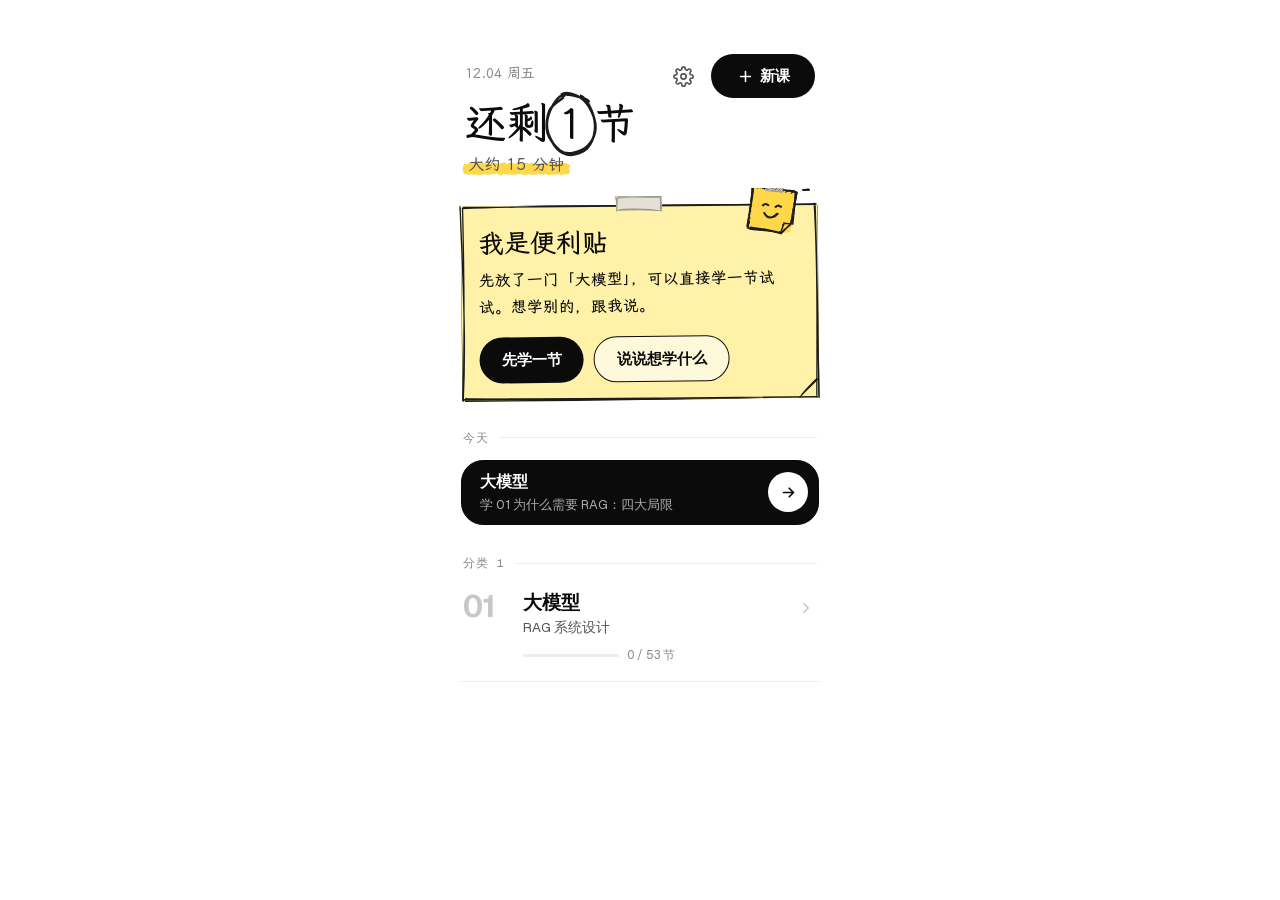
<file: android/app/src/main/assets/www/index.html>
<!doctype html>
<html lang="zh-CN" class="app">
<head>
<meta charset="utf-8">
<meta name="viewport" content="width=device-width, initial-scale=1, viewport-fit=cover">
<script>
/* 页面出错别白屏：贴一张黄条写清是什么错、手机浏览器内核的版本，截图就能查。写成老语法，老内核也能跑 */
(function () {
  var v = +((navigator.userAgent.match(/Chrome\/(\d+)/) || [])[1] || 0);
  function show(msg) {
    var x = document.getElementById("fatal");
    if (!x) { x = document.createElement("div"); x.id = "fatal"; x.onclick = function () { x.parentNode.removeChild(x); }; (document.body || document.documentElement).appendChild(x); }
    x.textContent = "出错了：" + msg + "（手机浏览器内核 Chrome " + (v || "?") + "，截图发给作者）";
  }
  window.__fatal = show;
  window.addEventListener("error", function (e) { if (e.message) show(e.message); });
  window.addEventListener("unhandledrejection", function (e) { var r = e.reason; if (r && /TypeError|ReferenceError|SyntaxError|RangeError/.test(r.name)) show(r.message); });
  if (v && v < 80) window.addEventListener("DOMContentLoaded", function () { show("这台手机的系统浏览器内核太旧，去应用商店更新「Android System WebView」再打开"); });
})();
</script>

<title>学习</title>
<link rel="stylesheet" href="fonts/lxgw/lxgw.css">
<link rel="stylesheet" href="fonts.css">
<style>
  :root { --top: 40px; --bot: 0px; --bg: #ffffff; --ink: #0b0b0c; --ink2: #55555a; --mute: #8a8a8e; --line: #ececec; --soft: #f4f4f5; --acc: #2f4bff; --acc-soft: #eef0ff; --hand: Hand, "LXGW WenKai Screen", "Noto Sans SC", sans-serif; }
  * { box-sizing: border-box; margin: 0; padding: 0; -webkit-tap-highlight-color: transparent; }
  html, body { height: 100%; overflow: hidden; background: var(--bg); }
  body { font-family: Geist, "Noto Sans SC", sans-serif; color: var(--ink); -webkit-font-smoothing: antialiased; }
  button, input { font: inherit; color: inherit; background: none; border: 0; cursor: pointer; outline: none; }
  .mono { font-family: "Geist Mono", "Noto Sans SC", monospace; }

  .app { position: relative; width: 100%; height: 100%; height: 100dvh; margin: 0 auto; overflow: hidden; background: var(--bg); }
  @media (min-width: 600px) {
    body { background: #e9e9eb; display: grid; place-items: center; }
    .app { width: 390px; height: min(844px, 100dvh - 32px); border-radius: 44px; }
  }
  .sb { position: absolute; top: 0; left: 0; right: 0; height: 40px; z-index: 30; display: flex; align-items: center; justify-content: space-between; padding: 6px 26px 0; font-size: 15px; font-weight: 600; pointer-events: none; }
  .sb i { display: inline-block; width: 24px; height: 11px; border: 1.5px solid var(--ink); border-radius: 3.5px; position: relative; vertical-align: -1px; }
  .sb i::after { content: ""; position: absolute; top: 1.5px; right: 6px; bottom: 1.5px; left: 1.5px; background: var(--ink); border-radius: 1.5px; }
  .views { position: absolute; top: var(--top); right: 0; bottom: 0; left: 0; }
  .view { position: absolute; top: 0; right: 0; bottom: 0; left: 0; display: flex; flex-direction: column; background: var(--bg); overflow: hidden; }
  .scroll { flex: 1; overflow-y: auto; overflow-x: hidden; scrollbar-width: none; }
  .scroll::-webkit-scrollbar { display: none; }

  /* ── 遮罩升起的大字 ── */
  .mask { display: block; overflow: hidden; padding-bottom: .06em; }
  .mask > span { display: inline-block; }
  .pre .mask > span { transform: translateY(105%); }
  h1.big { font-size: 56px; font-weight: 900; letter-spacing: -0.045em; line-height: .98; display: flex; }
  h1.big .mask { display: inline-block; }
  .live { margin-top: 10px; display: flex; align-items: center; gap: 8px; font-family: "Geist Mono", "Noto Sans SC", monospace; font-size: 12px; color: var(--mute); letter-spacing: .02em; }
  .live b { width: 7px; height: 7px; border-radius: 50%; background: var(--acc); animation: beat 1s infinite cubic-bezier(.3,0,.2,1); }
  .live b.off { background: var(--line); animation: none; }
  @keyframes beat { 0%, 100% { transform: scale(1); } 15% { transform: scale(1.5); } 40% { transform: scale(1); } }
  .sect { display: flex; align-items: center; gap: 10px; margin: 30px 2px 4px; font-family: "Geist Mono", "Noto Sans SC", monospace; font-size: 11.5px; color: var(--mute); letter-spacing: .08em; }
  .sect::after { content: ""; flex: 1; height: 1px; background: var(--line); }
  .sect .r { order: 2; letter-spacing: 0; font-size: 12.5px; font-weight: 600; color: var(--ink); font-family: Geist, "Noto Sans SC", sans-serif; display: flex; align-items: center; gap: 3px; }
  .sect .r svg { width: 14px; height: 14px; }
  .press { transition: transform .45s var(--snap, cubic-bezier(.34,1.4,.5,1)); }
  .press:active { transform: scale(.97); transition-duration: .08s; }

  /* ── 首页 ── */
  .top { flex: none; display: flex; justify-content: space-between; align-items: flex-start; padding: 8px 20px 14px; }
  .slot { width: 104px; height: 44px; margin-top: 6px; flex: none; }
  .home .scroll { padding: 0 16px 120px; }
  .hero { position: relative; cursor: pointer; }
  .hero .lab { margin: 4px 2px 10px; }
  .shot { position: relative; height: 210px; border-radius: 28px; overflow: hidden; background: var(--soft); }
  .shot img { width: 100%; height: 100%; object-fit: cover; display: block; }
  .pre .shot { clip-path: inset(46% 46% 46% 46% round 999px); }
  .pre .shot img { transform: scale(1.18); }
  .hrow { display: flex; align-items: flex-end; justify-content: space-between; margin: 14px 2px 6px; }
  .num-xl { font-size: 92px; font-weight: 800; letter-spacing: -0.06em; line-height: .8; }
  .stat { text-align: right; padding-bottom: 6px; }
  .stat .n { font-size: 30px; font-weight: 700; letter-spacing: -0.03em; color: var(--acc); font-variant-numeric: tabular-nums; line-height: 1; }
  .stat .n.ink { color: var(--ink); }
  .stat .l { margin-top: 5px; font-size: 12px; color: var(--mute); }
  .hero h2 { margin: 12px 2px 0; font-size: 25px; font-weight: 900; letter-spacing: -0.02em; line-height: 1.28; }
  .hero p { margin: 8px 2px 0; font-size: 14px; line-height: 1.6; color: var(--ink2); }
  .it { display: grid; grid-template-columns: 54px 1fr 20px; gap: 6px; align-items: start; padding: 16px 2px 17px; border-bottom: 1px solid var(--line); cursor: pointer; }
  .it .no { font-size: 30px; font-weight: 700; letter-spacing: -0.05em; color: #c8c8cc; line-height: 1; padding-top: 1px; transition: color .3s; }
  .it:active .no { color: var(--ink); }
  .it h3 { font-size: 19px; font-weight: 800; line-height: 1.3; letter-spacing: -0.01em; }
  .it .sub { margin-top: 2px; font-size: 13.5px; color: var(--ink2); }
  .meta { margin-top: 10px; display: flex; align-items: center; gap: 8px; font-size: 12px; color: var(--mute); font-variant-numeric: tabular-nums; }
  .meta .acc { color: var(--acc); font-weight: 600; }
  .bar { flex: none; width: 96px; height: 3px; border-radius: 3px; background: var(--line); overflow: hidden; }
  .bar i { display: block; height: 100%; width: 100%; background: var(--ink); transform-origin: left; }
  .chev { width: 18px; height: 18px; margin-top: 8px; color: #c8c8cc; }

  /* ── 会变形的那一个元素：新课按钮 ⇄ 建课进度条 ── */
  .morph { position: absolute; z-index: 20; background: var(--ink); color: #fff; overflow: hidden; cursor: pointer; transition: opacity .25s; }
  .morph.away { opacity: 0; pointer-events: none; }
  .m-pill, .m-bar { position: absolute; top: 0; right: 0; bottom: 0; left: 0; display: flex; align-items: center; transition: opacity .22s, filter .22s; }
  .m-pill { justify-content: center; gap: 6px; font-size: 15px; font-weight: 600; white-space: nowrap; }
  .m-pill svg { width: 17px; height: 17px; }
  .m-bar { padding: 0 10px 0 12px; gap: 12px; opacity: 0; filter: blur(6px); pointer-events: none; }
  .morph.open .m-pill { opacity: 0; filter: blur(6px); pointer-events: none; }
  .morph.open .m-bar { opacity: 1; filter: none; pointer-events: auto; transition-delay: .12s; }
  .ring { width: 40px; height: 40px; flex: none; position: relative; }
  .ring svg { width: 40px; height: 40px; transform: rotate(-90deg); }
  .ring circle { fill: none; stroke-width: 3; }
  .ring .bg { stroke: rgba(255,255,255,.18); }
  .ring .fg { stroke: #fff; stroke-linecap: round; transition: stroke-dashoffset .6s cubic-bezier(.16,1,.3,1); }
  .ring b { position: absolute; top: 0; right: 0; bottom: 0; left: 0; display: grid; place-items: center; font: 600 12px "Geist Mono", monospace; }
  .ring .ok { position: absolute; top: 5px; right: 5px; bottom: 5px; left: 5px; border-radius: 50%; background: #fff; display: none; place-items: center; }
  .ring .ok::after { content: ""; width: 11px; height: 6px; border: solid var(--ink); border-width: 0 0 2.2px 2.2px; transform: translateY(-2px) rotate(-45deg); }
  .morph.done .ring .ok { display: grid; } .morph.done .ring b, .morph.done .ring svg { display: none; }
  .m-txt { flex: 1; min-width: 0; }
  .m-txt b { display: block; font-size: 11px; font-weight: 500; color: rgba(255,255,255,.55); font-family: "Geist Mono", "Noto Sans SC", monospace; letter-spacing: .02em; }
  .m-txt span { display: block; margin-top: 3px; font-size: 14.5px; font-weight: 700; white-space: nowrap; overflow: hidden; text-overflow: ellipsis; }
  .m-go { height: 36px; padding: 0 14px; border-radius: 18px; background: #fff; color: var(--ink); font-size: 13px; font-weight: 700; display: none; align-items: center; flex: none; }
  .morph.done .m-go { display: flex; }
  .m-chev { width: 18px; height: 18px; color: rgba(255,255,255,.55); flex: none; }
  .morph.done .m-chev { display: none; }

  /* ── 分类页 ── */
  .nav { flex: none; height: 48px; display: flex; align-items: center; padding: 0 10px; }
  .back { width: 40px; height: 40px; border-radius: 50%; display: grid; place-items: center; }
  .back svg { width: 22px; height: 22px; }
  .cat .scroll { padding: 0 16px 40px; }
  .cat .top { padding: 0 4px 6px; }
  .stats { display: grid; grid-template-columns: repeat(3, 1fr); margin: 18px 2px 0; }
  .stats div { padding-right: 8px; }
  .stats .n { font-size: 40px; font-weight: 800; letter-spacing: -0.05em; line-height: 1; font-variant-numeric: tabular-nums; }
  .stats .n.acc { color: var(--acc); }
  .stats .l { margin-top: 6px; font-size: 12px; color: var(--mute); }
  .map { display: grid; grid-template-columns: repeat(13, 1fr); gap: 4px; margin: 22px 0 0; }
  .map.wide { grid-template-columns: repeat(12, 1fr); }
  .cell { aspect-ratio: 1; min-height: 22px; border-radius: 6px; background: var(--soft); position: relative; cursor: pointer; }
  .cell.mastered { background: var(--ink); }
  .cell.learned { background: #b9b9bd; }
  .cell.learning { background: var(--acc); }
  .cell.available { background: #fff; box-shadow: inset 0 0 0 1.5px var(--ink); }
  .cell.due::after { content: ""; position: absolute; right: -2px; top: -2px; width: 8px; height: 8px; border-radius: 50%; background: var(--acc); border: 2px solid #fff; }
  .cell.sel { outline: 2px solid var(--ink); outline-offset: 2px; }
  .legend { display: flex; flex-wrap: wrap; gap: 4px 12px; margin: 12px 2px 0; font-size: 11.5px; color: var(--mute); }
  .legend span { display: flex; align-items: center; gap: 5px; }
  .legend i { width: 9px; height: 9px; border-radius: 3px; background: var(--soft); }
  .mapcap { margin: 12px 2px 0; font-size: 14px; line-height: 1.5; }
  .mapcap:empty { display: none; }
  .mapcap b { font-family: "Geist Mono", monospace; font-weight: 600; margin-right: 6px; }
  .mapcap small { display: block; font-size: 12px; color: var(--mute); }
  .go { width: 100%; margin-top: 18px; min-height: 60px; border-radius: 30px; background: var(--ink); color: #fff; display: flex; align-items: center; gap: 12px; padding: 8px 8px 8px 22px; text-align: left; }
  .go div { flex: 1; min-width: 0; }
  .go span { display: block; font-size: 15.5px; font-weight: 700; white-space: nowrap; overflow: hidden; text-overflow: ellipsis; }
  .go small { display: block; margin-top: 2px; font-size: 12px; color: rgba(255,255,255,.6); }
  .go i { width: 44px; height: 44px; border-radius: 50%; background: #fff; display: grid; place-items: center; flex: none; }
  .go i svg { width: 18px; height: 18px; color: var(--ink); }
  .cv { display: grid; grid-template-columns: 48px 1fr auto; gap: 8px; padding: 15px 2px; border-bottom: 1px solid var(--line); cursor: pointer; }
  .cv .d { font-family: "Geist Mono", monospace; font-size: 12px; color: var(--mute); padding-top: 2px; }
  .cv .d.now { color: var(--acc); font-weight: 600; font-family: Geist, "Noto Sans SC", sans-serif; }
  .cv h4 { font-size: 15px; font-weight: 600; line-height: 1.45; }
  .cv .tg { font-family: "Geist Mono", "Noto Sans SC", monospace; font-size: 12px; color: var(--mute); padding-top: 2px; white-space: nowrap; }
  .cv .tg.acc { color: var(--acc); font-weight: 600; }
  .cv .more { grid-column: 2 / -1; display: grid; grid-template-rows: 0fr; transition: grid-template-rows .5s cubic-bezier(.16,1,.3,1); }
  .cv .more > div { overflow: hidden; }
  .cv .more ul { list-style: none; padding-top: 8px; font-size: 13.5px; line-height: 1.6; color: var(--ink2); }
  .cv .more li::before { content: "– "; color: var(--mute); }
  .cv.open .more { grid-template-rows: 1fr; }
  .empty { padding: 18px 2px; font-size: 14px; color: var(--mute); }

  /* ── 对话页 ── */
  .dtop { flex: none; display: flex; align-items: center; gap: 4px; padding: 2px 12px 8px 6px; }
  .dtop h1 { font-size: 16.5px; font-weight: 800; letter-spacing: -0.01em; white-space: nowrap; overflow: hidden; text-overflow: ellipsis; }
  .dtop small { display: block; margin-top: 1px; font-size: 11.5px; color: var(--mute); font-family: "Geist Mono", "Noto Sans SC", monospace; }
  .dtop > div { min-width: 0; flex: 1; }
  .phases { flex: none; position: relative; display: flex; margin: 0 14px; padding-bottom: 10px; border-bottom: 1px solid var(--line); }
  .phases .ind { position: absolute; top: 0; height: 30px; border-radius: 15px; background: var(--ink); }
  .phases span { position: relative; flex: 1; height: 30px; display: grid; place-items: center; font-size: 12.5px; font-weight: 600; color: #b4b4b8; white-space: nowrap; transition: color .25s; }
  .phases span.seen { color: var(--ink2); }
  .phases span.seen::after { content: ""; position: absolute; bottom: -1px; left: 50%; width: 4px; height: 4px; margin-left: -2px; border-radius: 50%; background: #c8c8cc; }
  .phases span.on { color: #fff; }
  .phases span.on::after { display: none; }
  .switch { display: flex; align-items: center; gap: 8px; margin: 22px 0 2px; font-size: 12.5px; line-height: 1.4; color: var(--mute); }
  .switch b { flex: none; height: 22px; padding: 0 9px; border-radius: 11px; background: var(--ink); color: #fff; font-size: 11.5px; font-weight: 700; display: grid; place-items: center; }
  .switch::after { content: ""; flex: 1; min-width: 12px; height: 1px; background: var(--line); }
  .quick { flex: none; display: flex; gap: 6px; padding: 8px 12px; overflow-x: auto; scrollbar-width: none; }
  .quick::-webkit-scrollbar { display: none; }
  .quick button { flex: none; height: 30px; padding: 0 12px; border-radius: 15px; border: 1px solid var(--line); background: #fff; font-size: 12.5px; color: var(--ink2); transition: transform .45s cubic-bezier(.34,1.4,.5,1); }
  .quick button:active { transform: scale(.94); transition-duration: .08s; }
  .chat .scroll { padding: 14px 16px 28px; scroll-behavior: auto; }
  .me { margin: 16px 0 0 auto; max-width: 80%; width: fit-content; padding: 10px 14px; border-radius: 18px 18px 4px 18px; background: var(--soft); font-size: 15px; line-height: 1.5; }
  .turn { margin-top: 16px; }
  .think { font-size: 13px; font-weight: 600; background: linear-gradient(90deg, var(--mute) 0%, var(--mute) 35%, var(--ink) 50%, var(--mute) 65%, var(--mute) 100%); background-size: 300% 100%; -webkit-background-clip: text; background-clip: text; color: transparent; animation: shim 1.6s linear infinite; }
  @keyframes shim { from { background-position: 100% 0; } to { background-position: -100% 0; } }
  .think.done { animation: none; background: none; color: var(--mute); }
  .steps { margin-top: 10px; border: 1px solid var(--line); border-radius: 14px; background: #fff; overflow: hidden; }
  .st { display: grid; grid-template-columns: 22px 1fr auto; gap: 4px 8px; align-items: center; padding: 10px 12px; font-size: 13.5px; color: var(--mute); }
  .st + .st { border-top: 1px solid var(--line); }
  .st .ic { width: 18px; height: 18px; border-radius: 50%; border: 1.5px solid var(--line); display: grid; place-items: center; }
  .st.run { color: var(--ink); }
  .st.run .ic { border-color: var(--acc); border-right-color: transparent; animation: rot .7s linear infinite; }
  @keyframes rot { to { transform: rotate(360deg); } }
  .st.bad { color: var(--ink); }
  .st.bad .ic { border-color: var(--mute); }
  .st.bad .ic::after { content: "!"; font-size: 11px; font-weight: 700; color: var(--mute); line-height: 1; }
  .st.ok { color: var(--ink); }
  .st.ok .ic { border: 0; background: var(--ink); }
  .st.ok .ic::after { content: ""; width: 7px; height: 4px; border: solid #fff; border-width: 0 0 1.8px 1.8px; transform: translateY(-1px) rotate(-45deg); }
  .st .r { font-family: "Geist Mono", "Noto Sans SC", monospace; font-size: 11.5px; color: var(--mute); white-space: nowrap; }
  .st .x { grid-column: 2 / -1; font-size: 12.5px; color: var(--ink2); line-height: 1.55; }
  .st .x:empty { display: none; }
  .st .x.mono { font-family: "Geist Mono", "Noto Sans SC", monospace; font-size: 11.5px; }
  .srcs { grid-column: 2 / -1; display: flex; flex-wrap: wrap; gap: 4px; }
  .srcs:empty { display: none; }
  .srcs span { display: flex; align-items: center; gap: 4px; padding: 2px 8px 2px 3px; border-radius: 999px; background: var(--soft); font-size: 11.5px; color: var(--ink2); }
  .srcs span i { width: 15px; height: 15px; border-radius: 50%; background: var(--ink); color: #fff; font-style: normal; font-size: 8.5px; font-weight: 700; display: grid; place-items: center; }
  .ans { margin-top: 12px; font-size: 15.5px; line-height: 1.75; }
  .ans p + p { margin-top: 8px; }
  .ans b { font-weight: 700; }
  .ans .num { font-family: "Geist Mono", monospace; font-size: 14px; padding: 0 4px; border-radius: 4px; background: var(--soft); }
  .cite { display: inline-grid; place-items: center; min-width: 17px; height: 17px; padding: 0 4px; margin: 0 1px; border-radius: 5px; background: var(--acc-soft); color: var(--acc); font-family: "Geist Mono", monospace; font-size: 10.5px; font-weight: 600; vertical-align: 2px; cursor: pointer; }
  .caret { display: inline-block; width: 9px; height: 9px; margin-left: 3px; border-radius: 50%; background: var(--ink); vertical-align: 1px; animation: blink 1s steps(1) infinite; }
  @keyframes blink { 50% { opacity: 0; } }
  .line { margin-top: 10px; font-family: "Geist Mono", "Noto Sans SC", monospace; font-size: 12px; color: var(--mute); display: flex; align-items: center; gap: 6px; }
  .line::before { content: ""; width: 6px; height: 6px; border-radius: 50%; background: var(--ink); }
  .tipl { margin-top: 12px; font-size: 13px; line-height: 1.6; color: var(--ink2); }
  .line.acc { color: var(--acc); } .line.acc::before { background: var(--acc); }
  .note { margin-top: 10px; width: fit-content; max-width: 100%; display: flex; gap: 8px; align-items: baseline; padding: 7px 11px; border-radius: 10px; background: var(--soft); font-size: 13px; line-height: 1.5; color: var(--ink2); }
  .note b { flex: none; font-family: "Geist Mono", "Noto Sans SC", monospace; font-size: 11.5px; font-weight: 600; color: var(--ink); }

  /* 题卡 */
  .q { margin-top: 12px; padding: 14px 12px 12px; border-radius: 16px; border: 1px solid var(--line); background: #fff; }
  .q.cur { box-shadow: 0 0 0 3px var(--acc-soft); border-color: #d9ddff; }
  .q .qt { font-size: 15.5px; font-weight: 700; line-height: 1.55; padding: 0 2px; }
  .q .stmt { margin: 2px 2px 0; padding-left: 12px; border-left: 3px solid var(--ink); font-size: 15.5px; font-weight: 600; line-height: 1.6; }
  .ops { display: grid; gap: 7px; margin-top: 12px; }
  .op { display: grid; grid-template-columns: 24px 1fr auto; align-items: center; gap: 10px; min-height: 46px; padding: 9px 12px 9px 10px; border-radius: 12px; border: 1px solid var(--line); text-align: left; font-size: 14.5px; line-height: 1.45; transition: border-color .2s, background .2s, opacity .3s, transform .45s cubic-bezier(.34,1.4,.5,1); }
  .op:active { transform: scale(.98); transition-duration: .08s; }
  .op i { width: 24px; height: 24px; border-radius: 8px; background: var(--soft); display: grid; place-items: center; font: 600 12px "Geist Mono", monospace; font-style: normal; color: var(--ink2); transition: background .2s, color .2s; }
  .op em { font-style: normal; font-family: "Geist Mono", "Noto Sans SC", monospace; font-size: 11.5px; color: var(--mute); }
  .op.pick { border-color: var(--ink); }
  .op.pick i { background: var(--ink); color: #fff; }
  .op.right { border-color: var(--acc); background: var(--acc-soft); }
  .op.right i { background: var(--acc); color: #fff; }
  .op.right em { color: var(--acc); }
  .op.wrong { color: var(--mute); }
  .op.wrong span { text-decoration: line-through; text-decoration-color: #c8c8cc; }
  .op.tried { color: #c0c0c4; pointer-events: none; }
  .op.tried span { text-decoration: line-through; }
  .op.gone { display: none; }
  .ops.row { grid-template-columns: repeat(3, 1fr); }
  .ops.row .op { grid-template-columns: 1fr; justify-items: center; text-align: center; font-weight: 600; padding: 9px 6px; }
  .ops.row .op i { display: none; }
  .ops.row .op em { display: none; }
  .q.done .op:not(.pick):not(.right) { display: none; }
  .q.done .ops.row { grid-template-columns: 1fr; }
  .hint { margin: 10px 2px 0; font-size: 14px; line-height: 1.6; color: var(--ink2); display: flex; gap: 8px; }
  .hint b { flex: none; font-family: "Geist Mono", "Noto Sans SC", monospace; font-size: 11.5px; font-weight: 600; color: var(--acc); padding-top: 2px; }
  .qf { display: flex; align-items: center; justify-content: space-between; margin-top: 10px; padding: 0 2px; }
  .qf:empty { display: none; }
  .ghost { height: 30px; padding: 0 12px; border-radius: 15px; border: 1px solid var(--line); font-size: 12.5px; font-weight: 600; color: var(--ink2); }
  .ghost:active { background: var(--soft); }
  .q.skipped { opacity: .5; }
  .q.skipped::after { content: "跳过了"; display: block; margin: 8px 2px 0; font: 500 11.5px "Geist Mono", "Noto Sans SC", monospace; color: var(--mute); }
  .q .conf { margin-top: 10px; }
  .solid { height: 36px; padding: 0 16px; border-radius: 18px; background: var(--ink); color: #fff; font-size: 13.5px; font-weight: 700; transition: opacity .2s, transform .45s cubic-bezier(.34,1.4,.5,1); }
  .solid:active { transform: scale(.95); transition-duration: .08s; }
  .solid:disabled { opacity: .25; pointer-events: none; }
  .q.done .qf { display: none; }
  .conf { display: flex; align-items: center; gap: 8px; margin-top: 10px; padding: 8px 10px; border-radius: 12px; background: var(--soft); }
  .conf > span { font-size: 13px; font-weight: 600; flex: none; }
  .conf .seg { flex: 1; display: grid; grid-template-columns: repeat(3, 1fr); gap: 4px; }
  .conf button { height: 32px; border-radius: 9px; background: #fff; font-size: 12.5px; font-weight: 600; color: var(--ink2); transition: transform .45s cubic-bezier(.34,1.4,.5,1); }
  .conf button:active { transform: scale(.94); transition-duration: .08s; }
  .conf.done { background: none; padding: 0 2px; margin-top: 6px; }
  .conf.done > span, .conf.done button:not(.on) { display: none; }
  .conf.done .seg { display: block; }
  .conf.done button.on { height: auto; background: none; font: 500 12px "Geist Mono", "Noto Sans SC", monospace; color: var(--mute); padding: 0; }
  .conf.done button.on::before { content: "把握："; }
  .chk { display: flex; align-items: center; gap: 10px; min-height: 44px; padding: 8px 12px; border-radius: 12px; border: 1px solid var(--line); font-size: 14.5px; text-align: left; transition: border-color .2s; }
  .chk i { width: 20px; height: 20px; border-radius: 6px; box-shadow: inset 0 0 0 1.5px #c8c8cc; display: grid; place-items: center; flex: none; }
  .chk.on { border-color: var(--ink); }
  .chk.on i { background: var(--ink); box-shadow: none; }
  .chk.on i::after { content: ""; width: 8px; height: 4.5px; border: solid #fff; border-width: 0 0 2px 2px; transform: translateY(-1px) rotate(-45deg); }
  .q.done .chk:not(.on) { display: none; }
  .sorts { display: grid; gap: 6px; margin-top: 12px; }
  .srow { display: grid; grid-template-columns: 1fr auto; align-items: center; gap: 8px; padding: 6px 6px 6px 12px; border-radius: 12px; border: 1px solid var(--line); font-size: 14px; line-height: 1.4; transition: border-color .2s, background .2s; }
  .srow .seg { display: grid; grid-template-columns: 1fr 1fr; gap: 2px; padding: 2px; border-radius: 10px; background: var(--soft); }
  .srow .seg button { width: 48px; height: 30px; border-radius: 8px; font-size: 12.5px; font-weight: 600; color: var(--mute); transition: background .2s, color .2s; }
  .srow .seg button.on { background: var(--ink); color: #fff; }
  .srow.ok > span::before { content: "✓ "; color: var(--acc); font-weight: 800; }
  .srow.bad { background: var(--soft); border-color: var(--ink); }
  .srow .why { grid-column: 1 / -1; font-size: 12.5px; color: var(--ink2); padding-bottom: 2px; }
  .srow .why::before { content: "放错了 · "; color: var(--ink); font-weight: 700; }
  .ask { margin-top: 12px; padding: 12px; border-radius: 14px; background: #fff; border: 1px solid var(--line); box-shadow: 0 0 0 3px var(--acc-soft); }
  .ask p { font-size: 14.5px; font-weight: 600; line-height: 1.5; }
  .ask .bt { display: flex; gap: 8px; margin-top: 10px; }
  .ask .bt button { height: 36px; padding: 0 15px; border-radius: 10px; font-size: 13.5px; font-weight: 600; border: 1px solid var(--line); }
  .ask .bt .yes { background: var(--ink); color: #fff; border-color: var(--ink); }
  .ask.done { box-shadow: none; }
  .ask.done .bt button:not(.on) { display: none; }
  .ask.done .bt button.on { pointer-events: none; background: var(--soft); color: var(--ink2); border-color: var(--soft); }
  .score { margin-top: 14px; padding: 16px 16px 14px; border-radius: 20px; background: var(--soft); }
  .score .top2 { display: flex; align-items: flex-end; justify-content: space-between; }
  .score .sc { font-size: 72px; font-weight: 800; letter-spacing: -0.06em; line-height: .8; }
  .score .sc small { font-size: 22px; letter-spacing: -0.02em; color: var(--mute); margin-left: 2px; }
  .score .lv { text-align: right; }
  .score .lv b { display: block; font-size: 20px; font-weight: 900; }
  .score .lv span { display: block; margin-top: 4px; font-size: 12.5px; color: var(--acc); font-weight: 600; }
  .score ul { list-style: none; margin-top: 14px; display: grid; gap: 6px; font-size: 14px; line-height: 1.5; }
  .score li { display: flex; gap: 8px; }
  .score li i { flex: none; width: 18px; height: 18px; margin-top: 2px; border-radius: 50%; background: var(--acc); display: grid; place-items: center; }
  .score li i::after { content: ""; width: 7px; height: 4px; border: solid #fff; border-width: 0 0 1.8px 1.8px; transform: translateY(-1px) rotate(-45deg); }
  .score li.no i { background: #fff; box-shadow: inset 0 0 0 1.5px #c8c8cc; }
  .score li.no i::after { display: none; }
  .score li.no { color: var(--ink2); }
  .score .ft { margin-top: 14px; padding-top: 10px; border-top: 1px solid #e4e4e7; font-family: "Geist Mono", "Noto Sans SC", monospace; font-size: 12px; color: var(--ink2); line-height: 1.7; }
  .score .ft b { display: block; margin-bottom: 2px; font: 700 15px Geist, "Noto Sans SC", sans-serif; color: var(--ink); }
  .score li em { display: block; font-style: normal; font: 500 11.5px "Geist Mono", "Noto Sans SC", monospace; color: var(--mute); }
  .chips { display: flex; flex-wrap: wrap; gap: 6px; margin-top: 12px; }
  .chips button { padding: 7px 12px; border-radius: 999px; border: 1px solid var(--line); background: #fff; font-size: 13px; color: var(--ink2); transition: transform .45s cubic-bezier(.34,1.4,.5,1); }
  .chips button:active { transform: scale(.95); transition-duration: .08s; }
  .chips button.k { background: var(--ink); color: #fff; border-color: var(--ink); font-weight: 600; }
  .comp { flex: none; margin: 0 12px calc(14px + var(--bot)); display: flex; align-items: center; gap: 8px; padding: 6px 6px 6px 16px; border-radius: 24px; background: #fff; border: 1px solid var(--line); box-shadow: 0 6px 18px -10px rgba(11,11,12,.22); transition: border-color .2s; }
  .comp.wait { border-color: #c9d0ff; }
  .comp input { flex: 1; min-width: 0; height: 36px; font-size: 14.5px; cursor: text; }
  .comp input::placeholder { color: var(--mute); }
  .send { width: 36px; height: 36px; border-radius: 50%; background: var(--ink); display: grid; place-items: center; flex: none; }
  .send svg { width: 16px; height: 16px; }

  /* 建好的课 */
  .built { margin-top: 14px; border: 1px solid var(--line); border-radius: 20px; overflow: hidden; }
  .built .cover { height: 150px; background: var(--soft); }
  .built .cover img { width: 100%; height: 100%; object-fit: cover; display: block; }
  .built .bd { padding: 14px 14px 12px; }
  .built h3 { font-size: 21px; font-weight: 900; letter-spacing: -0.02em; line-height: 1.3; }
  .built .nums { display: grid; grid-template-columns: repeat(3, 1fr); margin-top: 12px; }
  .built .nums b { display: block; font-size: 30px; font-weight: 800; letter-spacing: -0.05em; line-height: 1; }
  .built .nums span { display: block; margin-top: 4px; font-size: 12px; color: var(--mute); }
  .area { border-top: 1px solid var(--line); }
  .area > button { width: 100%; display: flex; align-items: center; justify-content: space-between; padding: 12px 14px; font-size: 14px; font-weight: 700; }
  .area > button em { font-style: normal; font-family: "Geist Mono", monospace; font-size: 12px; font-weight: 500; color: var(--mute); }
  .area .ls { display: grid; grid-template-rows: 0fr; transition: grid-template-rows .45s cubic-bezier(.16,1,.3,1); }
  .area .ls > div { overflow: hidden; }
  .area.open .ls { grid-template-rows: 1fr; }
  .area li { list-style: none; display: grid; grid-template-columns: 30px 1fr auto; gap: 6px; padding: 7px 14px; font-size: 13.5px; line-height: 1.45; color: var(--ink2); }
  .area li b { font: 500 12px "Geist Mono", monospace; color: var(--mute); padding-top: 1px; }
  .area li em { font-style: normal; font: 500 11px "Geist Mono", "Noto Sans SC", monospace; color: var(--mute); padding-top: 2px; }
  .area li.first { color: var(--ink); font-weight: 600; }
  .area li.first em { color: var(--acc); }
  .area li:last-child { padding-bottom: 12px; }
  .built .ft { padding: 12px 14px 14px; border-top: 1px solid var(--line); }
  .built .ft .solid { width: 100%; height: 46px; border-radius: 23px; font-size: 15px; }

  /* 出处 */
  .sheet { position: absolute; top: 0; right: 0; bottom: 0; left: 0; z-index: 40; display: flex; flex-direction: column; justify-content: flex-end; background: rgba(11,11,12,.28); opacity: 0; pointer-events: none; transition: opacity .25s; }
  .sheet.on { opacity: 1; pointer-events: auto; }
  .sheet .pn { background: #fff; border-radius: 26px 26px 0 0; padding: 10px 18px 30px; transform: translateY(100%); transition: transform .5s cubic-bezier(.16,1,.3,1); }
  .sheet.on .pn { transform: none; }
  .sheet .grip { width: 36px; height: 4px; border-radius: 2px; background: var(--line); margin: 0 auto 14px; }
  .sheet h5 { font-size: 15px; font-weight: 800; margin-bottom: 4px; }
  .src { display: grid; grid-template-columns: 24px 1fr; gap: 10px; padding: 12px 0; border-bottom: 1px solid var(--line); }
  .src:last-child { border-bottom: 0; }
  .src > b { width: 22px; height: 22px; border-radius: 7px; background: var(--acc-soft); color: var(--acc); display: grid; place-items: center; font: 600 11px "Geist Mono", monospace; }
  .src h6 { font-size: 14px; font-weight: 700; line-height: 1.45; }
  .src p { margin-top: 3px; font-size: 13px; line-height: 1.55; color: var(--ink2); }
  .src a { display: block; margin-top: 4px; font: 500 11.5px "Geist Mono", monospace; color: var(--acc); text-decoration: none; word-break: break-all; }


  /* 装进安卓：用系统状态栏，不画假的 */
  html.app .sb { display: none; }
  html.app .app { width: 100%; height: 100%; height: 100dvh; border-radius: 0; }
  html.app body { display: block; background: var(--bg); }

  .hbtn { width: 44px; height: 44px; margin-top: 6px; border-radius: 50%; display: grid; place-items: center; color: var(--ink2); flex: none; }
  .hbtn svg { width: 21px; height: 21px; }
  .top .acts { display: flex; gap: 6px; align-items: flex-start; }
  /* ── 手画（sketch.js）：每样三版轮流显示，线轻轻地抖 ── */
  @font-face { font-family: "Hand"; src: url(fonts/hand.woff2) format("woff2"); font-display: swap; }
  .v0 { animation: sk0 .42s step-end infinite; } .v1 { animation: sk1 .42s step-end infinite; } .v2 { animation: sk2 .42s step-end infinite; }
  @keyframes sk0 { 0% { opacity: 1; } 33.33% { opacity: 0; } }
  @keyframes sk1 { 0% { opacity: 0; } 33.33% { opacity: 1; } 66.66% { opacity: 0; } }
  @keyframes sk2 { 0% { opacity: 0; } 66.66% { opacity: 1; } }
  .still .v1, .still .v2, svg.drawing .v1, svg.drawing .v2 { display: none; }
  .still .v0, svg.drawing .v0 { animation: none; opacity: 1; }
  svg.sk { position: absolute; overflow: visible; pointer-events: none; }
  .note-m { position: relative; flex: none; display: inline-block; }
  .note-m[hidden] { display: none; }
  .note-m > svg { width: 100%; height: 100%; overflow: visible; display: block; }
  .note-m.nm-sway > svg { animation: nmSway 3.2s ease-in-out infinite; transform-origin: 50% 10%; }
  .note-m.nm-think > svg { animation: nmBob 1.3s ease-in-out infinite; }
  .note-m.nm-sleep > svg { animation: nmBreathe 3s ease-in-out infinite; transform-origin: 50% 90%; }
  .note-m.nm-nod > svg { animation: nmNod .9s cubic-bezier(.3,0,.2,1); transform-origin: 50% 85%; }
  .note-m.nm-hop > svg { animation: nmHop .7s cubic-bezier(.3,0,.2,1); transform-origin: 50% 100%; }
  .note-m.nm-tilt > svg { animation: nmTilt 1s cubic-bezier(.3,0,.2,1) forwards; transform-origin: 50% 80%; }
  .note-m.nm-party > svg { animation: nmParty 1.2s cubic-bezier(.3,0,.2,1); transform-origin: 50% 100%; }
  @keyframes nmBob { 50% { transform: translateY(-6%) rotate(-3deg); } }
  @keyframes nmSway { 50% { transform: rotate(-4deg); } }
  @keyframes nmBreathe { 50% { transform: scale(1.05, .95); } }
  @keyframes nmNod { 0%, 100% { transform: none; } 20% { transform: rotate(-9deg) translateY(3%); } 45% { transform: rotate(6deg); } 70% { transform: rotate(-4deg); } }
  @keyframes nmHop { 0% { transform: none; } 18% { transform: scale(1.12, .86); } 45% { transform: translateY(-28%) scale(.94, 1.08); } 75% { transform: scale(1.08, .92); } 100% { transform: none; } }
  @keyframes nmTilt { 0% { transform: none; } 30% { transform: rotate(15deg); } 55% { transform: rotate(9deg); } 100% { transform: rotate(11deg); } }
  @keyframes nmParty { 0% { transform: none; } 15% { transform: scale(1.15, .82); } 40% { transform: translateY(-40%) rotate(-12deg); } 60% { transform: translateY(-40%) rotate(14deg); } 85% { transform: scale(1.1, .9); } 100% { transform: none; } }
  .zz { position: absolute; right: -8%; top: -14%; font: 700 15px var(--hand); color: var(--ink); pointer-events: none; }
  .zz i { position: absolute; font-style: normal; opacity: 0; animation: nmZz 2.4s linear infinite; }
  .zz i:nth-child(2) { animation-delay: .8s; } .zz i:nth-child(3) { animation-delay: 1.6s; }
  @keyframes nmZz { 0% { opacity: 0; transform: translate(0, 0) scale(.6); } 20% { opacity: 1; } 100% { opacity: 0; transform: translate(16px, -28px) scale(1.25); } }
  .bub { position: absolute; z-index: 40; padding: 8px 13px; font: 14.5px/1.4 var(--hand); white-space: nowrap; pointer-events: none; color: var(--ink); }
  .bub svg { position: absolute; top: 0; right: 0; bottom: 0; left: 0; width: 100%; height: 100%; overflow: visible; z-index: -1; }
  .cf { position: absolute; width: 18px; height: 18px; pointer-events: none; z-index: 50; overflow: visible; }

  /* 首页左上角：手写的「还剩几节」 */
  .home .top { position: relative; display: grid; grid-template-columns: 1fr auto; align-items: center; column-gap: 8px; }
  .htl { display: contents; }
  .home .top .hd { grid-column: 1; grid-row: 1; }
  .home .top .acts { grid-column: 2; grid-row: 1; }
  .home .top .hand { grid-column: 1 / -1; grid-row: 2; margin-top: 0; padding-right: 80px; }
  .home .top .hsub { grid-column: 1 / -1; grid-row: 3; }
  .home .top .tipk { grid-column: 1 / -1; }
  .hd { font: 14px var(--hand); color: var(--mute); }
  .hand { display: flex; align-items: baseline; gap: 2px; margin-top: 2px; font: 42px/1.25 var(--hand); white-space: nowrap; }
  .hand .n { position: relative; display: inline-block; padding: 0 8px; }
  .hand .n.struck { color: #b9b9bd; font-size: .8em; padding: 0 4px; }
  .hand .ck { position: relative; display: inline-block; width: 40px; height: 34px; margin-left: 6px; }
  .hsub { margin-top: 4px; font: 16px var(--hand); color: var(--ink2); }
  .hsub .hl { position: relative; z-index: 0; padding: 0 3px; }
  .hsub .hl svg.sk { z-index: -1; }
  .hnote { position: absolute; right: 24px; top: 64px; transform: rotate(7deg); z-index: 3; cursor: pointer; }

  /* 上课：判对错那句话旁边的便利贴 */
  .fb { display: flex; gap: 10px; align-items: flex-start; margin-top: 12px; }
  .fb .ans { flex: 1; min-width: 0; margin-top: 0; padding-top: 4px; }
  .waitline .note-m { margin: -4px 0; }
  .score { position: relative; }
  .score .scn { position: relative; display: inline-block; }
  .score .snote { position: absolute; right: -4px; top: -40px; z-index: 2; }
  .score .scn > svg.sk { top: -24px !important; }
  .waitline { margin-top: 14px; display: flex; align-items: center; gap: 8px; }
  .waitline .dot { width: 8px; height: 8px; border-radius: 50%; background: var(--acc); animation: beat 1s infinite cubic-bezier(.3,0,.2,1); flex: none; }
  .waitline .think { font-size: 13.5px; }
  .err { margin-top: 12px; padding: 12px; border-radius: 14px; background: var(--soft); font-size: 13.5px; line-height: 1.55; color: var(--ink2); }
  .err b { display: block; color: var(--ink); margin-bottom: 4px; }
  .err .chips { margin-top: 8px; }
  .toast { position: absolute; left: 50%; bottom: calc(96px + var(--bot)); z-index: 50; transform: translateX(-50%); max-width: 86%; padding: 10px 16px; border-radius: 14px; background: var(--ink); color: #fff; font-size: 13.5px; line-height: 1.45; opacity: 0; pointer-events: none; transition: opacity .25s; }
  .toast.on { opacity: 1; }
  .replay .q, .replay .ask, .replay .chips, .replay .conf { pointer-events: none; }
  .replay .chips { display: none; }

  /* 设置 */
  .set .scroll { padding: 0 20px calc(40px + var(--bot)); }
  .field { margin-top: 18px; }
  .field label { display: block; font: 600 12px "Geist Mono", "Noto Sans SC", monospace; color: var(--mute); letter-spacing: .04em; }
  .field input { width: 100%; height: 46px; margin-top: 6px; padding: 0 14px; border-radius: 12px; border: 1px solid var(--line); background: #fff; font: 500 14.5px "Geist Mono", "Noto Sans SC", monospace; cursor: text; }
  .field input:focus { border-color: var(--ink); }
  .field small { display: block; margin-top: 6px; font-size: 12px; color: var(--mute); }
  .field small a { color: var(--acc); text-decoration: none; }
  .set .row2 { display: flex; gap: 8px; margin-top: 22px; }
  .set .row2 .solid { flex: 1; height: 46px; border-radius: 23px; font-size: 15px; }
  .set .row2 .ghost { height: 46px; border-radius: 23px; padding: 0 18px; font-size: 14px; }
  .set .msg { margin-top: 12px; font-size: 13.5px; line-height: 1.5; color: var(--ink2); min-height: 20px; }
  .set .sect { margin-top: 30px; }
  .origin { margin-top: 6px; display: flex; align-items: center; gap: 10px; font-size: 12.5px; color: var(--mute); }
  .lnk { font-size: 12.5px; font-weight: 700; color: var(--acc); }
  .renbox { display: flex; gap: 8px; align-items: center; }
  .renbox input { flex: 1; min-width: 0; height: 56px; font-size: 34px; font-weight: 900; letter-spacing: -0.03em; border-bottom: 2px solid var(--ink); cursor: text; }
  .renbox .solid { height: 40px; padding: 0 18px; border-radius: 20px; }
  .rule { margin: 10px 2px 0; font-size: 12px; color: var(--mute); }
  .imp { margin-top: 14px; height: 40px; border-radius: 20px; padding: 0 16px; font-size: 13.5px; }
  .hero h2 { margin-top: 8px; }
  /* 排顺序 */
  .ord { display: grid; gap: 7px; margin-top: 12px; }
  .oi { display: grid; grid-template-columns: 26px 1fr auto; align-items: center; gap: 10px; min-height: 46px; padding: 8px 12px 8px 10px; border-radius: 12px; border: 1px solid var(--line); text-align: left; font-size: 14.5px; line-height: 1.45; transition: border-color .2s, transform .45s cubic-bezier(.34,1.4,.5,1); }
  .oi:active { transform: scale(.98); transition-duration: .08s; }
  .oi b { width: 26px; height: 26px; border-radius: 50%; box-shadow: inset 0 0 0 1.5px #c8c8cc; display: grid; place-items: center; font: 700 13px "Geist Mono", monospace; }
  .oi.on { border-color: var(--ink); }
  .oi.on b { background: var(--ink); color: #fff; box-shadow: none; }
  .oi.ok { border-color: var(--acc); background: var(--acc-soft); }
  .oi.ok b { background: var(--acc); }
  .oi.bad { border-color: var(--ink); background: var(--soft); }
  .oi em { font-style: normal; font: 600 11.5px "Geist Mono", "Noto Sans SC", monospace; color: var(--ink2); }
  .q.keep .qf { display: none; }
  /* 连线 */
  .mt { position: relative; display: grid; grid-template-columns: 1fr 1fr; gap: 36px; margin-top: 12px; }
  .mc { display: grid; gap: 8px; align-content: start; }
  .mi { position: relative; z-index: 1; min-height: 44px; padding: 8px 10px; border-radius: 12px; border: 1px solid var(--line); background: #fff; font-size: 13.5px; line-height: 1.4; text-align: left; transition: border-color .2s, background .2s; }
  .mi.on { border-color: var(--ink); }
  .mi em { display: block; margin-top: 3px; font-style: normal; font-size: 11.5px; color: var(--acc); }
  .mtl { position: absolute; top: 0; right: 0; bottom: 0; left: 0; width: 100%; height: 100%; pointer-events: none; overflow: visible; }
  .mtl path { fill: none; stroke: var(--ink); stroke-width: 1.8; }
  .mtl path.ok { stroke: var(--acc); }
  .mtl path.bad { stroke: #c8c8cc; stroke-dasharray: 4 4; }
  /* 拖数字 */
  .exs { margin: 12px 2px 0; font-size: 16px; line-height: 1.8; }
  .exs b { font-family: "Geist Mono", "Noto Sans SC", monospace; font-weight: 700; padding: 1px 6px; border-radius: 6px; }
  .exs .ex1 { background: var(--ink); color: #fff; }
  .exs .ex2 { background: var(--acc-soft); color: var(--acc); }
  .exr { width: 100%; margin: 14px 0 4px; accent-color: var(--ink); height: 28px; }
  .exb { height: 6px; border-radius: 3px; background: var(--soft); overflow: hidden; }
  .exb i { display: block; height: 100%; width: 100%; background: var(--acc); transform-origin: left; transition: transform .25s cubic-bezier(.2,.8,.2,1); }
  .exh { font-size: 12.5px; color: var(--mute); }
  /* 图 */
  .chart { margin-top: 12px; padding: 14px 12px 12px; border-radius: 16px; background: var(--soft); }
  .chart .ct, .notec .ct { font: 600 11.5px "Geist Mono", "Noto Sans SC", monospace; color: var(--mute); letter-spacing: .04em; margin: 0 2px 10px; }
  .fl { display: grid; gap: 10px; }
  .fl.two { grid-template-columns: 1fr 1fr; }
  .fln h6 { font-size: 12.5px; font-weight: 800; margin: 0 2px 8px; }
  .fls { padding: 9px 11px; border-radius: 12px; background: #fff; border: 1px solid var(--line); }
  .fls b { display: block; font-size: 14px; font-weight: 700; }
  .fls span { display: block; margin-top: 2px; font-size: 12px; line-height: 1.45; color: var(--ink2); }
  .fla { display: block; width: 2px; height: 14px; margin: 3px auto; background: var(--ink); position: relative; }
  .fla::after { content: ""; position: absolute; left: -4px; bottom: -2px; border: 5px solid transparent; border-top-color: var(--ink); border-bottom: 0; }
  .cmp { display: grid; gap: 1px; background: var(--line); border-radius: 12px; overflow: hidden; font-size: 12.5px; line-height: 1.45; }
  .cmp > * { background: #fff; padding: 8px 9px; }
  .cmp .ch { font-weight: 800; font-size: 13px; background: var(--ink); color: #fff; }
  .cmp .rh { font-weight: 700; color: var(--ink2); background: #fafafa; }
  .tl { position: relative; padding-left: 18px; display: grid; gap: 12px; }
  .tl::before { content: ""; position: absolute; left: 4px; top: 6px; bottom: 6px; width: 2px; background: var(--ink); }
  .tli { position: relative; }
  .tli::before { content: ""; position: absolute; left: -18px; top: 5px; width: 10px; height: 10px; border-radius: 50%; background: #fff; box-shadow: inset 0 0 0 2.5px var(--acc); }
  .tli b { display: block; font: 700 13px "Geist Mono", "Noto Sans SC", monospace; }
  .tli span { display: block; margin-top: 2px; font-size: 13.5px; line-height: 1.5; color: var(--ink2); }
  /* 笔记卡 */
  .notec { margin-top: 14px; padding: 16px 16px 14px; border-radius: 20px; border: 1.5px solid var(--ink); }
  .notec h5 { font-size: 18px; font-weight: 900; letter-spacing: -0.01em; line-height: 1.35; }
  .notec h6 { margin-top: 14px; font-size: 12px; font-weight: 700; color: var(--mute); }
  .notec ol, .notec ul { margin-top: 10px; padding-left: 20px; display: grid; gap: 6px; font-size: 14.5px; line-height: 1.55; }
  .notec ul { margin-top: 6px; }
  .notec p { margin-top: 6px; font-size: 14px; line-height: 1.6; color: var(--ink2); }
  /* 首页：今天 */
  .today .big2 { display: flex; align-items: baseline; gap: 6px; margin: 6px 2px 4px; }
  .today .big2 .num-xl { font-size: 84px; }
  .today .big2 small { font-size: 16px; font-weight: 700; color: var(--mute); }
  .todos { display: grid; gap: 8px; margin-top: 14px; }
  .todo { display: flex; align-items: center; gap: 12px; min-height: 64px; padding: 10px 10px 10px 18px; border-radius: 22px; border: 1px solid var(--line); text-align: left; }
  .todo div { flex: 1; min-width: 0; }
  .todo b { display: block; font-size: 15.5px; font-weight: 800; }
  .todo span { display: block; margin-top: 3px; font-size: 13px; line-height: 1.45; color: var(--ink2); }
  .todo i { width: 40px; height: 40px; flex: none; border-radius: 50%; display: grid; place-items: center; background: var(--soft); }
  .todo i svg { width: 17px; height: 17px; }
  .todo.k { background: var(--ink); color: #fff; border-color: var(--ink); }
  .todo.k span { color: rgba(255,255,255,.65); }
  .todo.k i { background: #fff; color: var(--ink); }
  /* 笔记列表和笔记页 */
  .nt { display: grid; grid-template-columns: 34px 1fr auto; gap: 8px; align-items: baseline; padding: 14px 2px; border-bottom: 1px solid var(--line); cursor: pointer; }
  .nt b { font: 700 13px "Geist Mono", monospace; color: var(--mute); }
  .nt span { font-size: 15px; font-weight: 600; line-height: 1.45; }
  .nt em { font-style: normal; font: 500 12px "Geist Mono", "Noto Sans SC", monospace; color: var(--mute); }
  .notev .scroll { padding: 0 20px calc(40px + var(--bot)); }
  .notev h2 { margin-top: 6px; font-size: 23px; font-weight: 900; letter-spacing: -0.02em; line-height: 1.3; }
  .notev .meta2 { margin-top: 8px; font: 500 12px "Geist Mono", "Noto Sans SC", monospace; color: var(--mute); }
  .recall { margin-top: 22px; padding: 16px; border-radius: 20px; background: var(--soft); }
  .recall p.qq { font-size: 15px; font-weight: 700; line-height: 1.5; }
  .recall ol { margin-top: 12px; padding-left: 20px; display: grid; gap: 8px; font-size: 15px; line-height: 1.55; }
  .recall.hide ol { filter: blur(6px); user-select: none; }
  .recall .solid { margin-top: 14px; height: 40px; border-radius: 20px; padding: 0 18px; }
  .recall:not(.hide) .solid { display: none; }
  .notev h6 { margin-top: 22px; font-size: 12px; font-weight: 700; color: var(--mute); }
  .notev ul { margin-top: 8px; padding-left: 20px; display: grid; gap: 6px; font-size: 14.5px; line-height: 1.55; }
  .notev .ex { margin-top: 8px; font-size: 14.5px; line-height: 1.6; color: var(--ink2); }
  .notev .go { margin-top: 26px; }
  /* 分类页三个页签 */
  .seg { position: relative; display: grid; grid-template-columns: repeat(3, 1fr); margin: 18px 0 4px; padding: 4px; border-radius: 22px; background: var(--soft); }
  .seg .ind { position: absolute; top: 4px; bottom: 4px; left: 4px; right: 66%; border-radius: 18px; background: var(--ink); }
  .seg button { position: relative; height: 38px; font-size: 14px; font-weight: 700; color: var(--ink2); transition: color .25s; }
  .seg button.on { color: #fff; }
  .seg em { font-style: normal; font: 600 11.5px "Geist Mono", monospace; opacity: .7; }
  .pane { padding-top: 4px; }
  .prog .stats { margin-top: 18px; }
  .ccover { margin: 2px 0 14px; height: 168px; border-radius: 22px; overflow: hidden; background: #f0f0ef; }
  .ccover img { width: 100%; height: 100%; object-fit: cover; display: block; }
  .cat .seg.two { grid-template-columns: 1fr 1fr; margin-top: 26px; }
  .pager { display: flex; align-items: flex-start; overflow-x: auto; overflow-y: hidden; scroll-snap-type: x mandatory; scrollbar-width: none; overscroll-behavior-x: contain; margin: 0 -16px; transition: height .35s cubic-bezier(.16,1,.3,1); }
  .pager::-webkit-scrollbar { display: none; }
  .pager > .pane { flex: 0 0 100%; min-width: 0; scroll-snap-align: start; padding: 4px 16px 0; }
  .newc { margin: 14px 0 4px; height: 36px; padding: 0 14px; display: inline-flex; align-items: center; gap: 4px; border-radius: 18px; }
  .newc svg { width: 14px; height: 14px; }
  .danger { margin-top: 10px; font-size: 13.5px; color: var(--ink2); text-decoration: underline; text-underline-offset: 3px; }

  /* ── 便利贴贯穿：黄纸、小黄条、手写 ── */
  .paper { position: relative; isolation: isolate; }
  .paper > svg.sk { z-index: -1; }
  .stick { margin-top: 12px; width: fit-content; max-width: 92%; padding: 11px 14px 12px; font: 15.5px/1.55 var(--hand); color: var(--ink); transform: rotate(-1.2deg); }
  .stick > b { display: block; margin-bottom: 3px; font: 600 11px "Geist Mono", "Noto Sans SC", monospace; letter-spacing: .04em; color: #8a7a2a; }
  .stick.big { width: auto; max-width: none; margin-top: 16px; padding: 20px 18px 18px; transform: rotate(-.6deg); }
  .stick h5 { margin: 2px 0 6px; font: 22px/1.3 var(--hand); }
  .stick p { font: 15.5px/1.75 var(--hand); color: var(--ink); }
  .notec.stick { border: 0; border-radius: 0; }
  .notec.stick .ct { color: #8a7a2a; }
  .notec.stick ol, .notec.stick ul { font: 16px/1.6 var(--hand); }
  .notec.stick p { font: 15px/1.65 var(--hand); color: var(--ink2); }
  .notec.stick h6 { color: #8a7a2a; }
  .sticks { display: grid; gap: 4px; margin-top: 6px; }
  .sticks .stick:nth-child(even) { transform: rotate(1.2deg); justify-self: end; }
  .recall { background: none; border-radius: 0; padding: 22px 18px 18px; transform: rotate(-.5deg); }
  .recall ol { font: 16.5px/1.6 var(--hand); }
  .toast, .toast.paper { position: absolute; left: 0; right: 0; margin: 0 auto; width: fit-content; background: none; color: var(--ink); border-radius: 0; padding: 10px 16px; font: 15.5px/1.45 var(--hand); transform: rotate(-1.5deg); }
  .toast > span { position: relative; }
  .sthd { display: flex; align-items: center; gap: 6px; }
  .sthd .note-m { margin: -6px 0; }
  .err { position: relative; padding-left: 56px; }
  .err .em { position: absolute; left: 12px; top: 10px; }
  .empty { display: flex; align-items: center; gap: 10px; }
  .built { position: relative; overflow: visible; }
  .built .cover { border-radius: 20px 20px 0 0; overflow: hidden; }
  .built .bnote { position: absolute; right: 10px; top: 118px; transform: rotate(8deg); z-index: 3; }
  .m-bar .ring { display: none; }
  .mnote { flex: none; margin: 0 2px; }
  .cat .seg { background: none; padding: 2px 0 6px; border-radius: 0; border-bottom: 1px solid var(--line); }
  .cat .seg .ind { top: 22px; bottom: 4px; margin: 0 30px; border-radius: 0; background: url("data:image/svg+xml,%3Csvg xmlns='http://www.w3.org/2000/svg' viewBox='0 0 100 20' preserveAspectRatio='none'%3E%3Cpath d='M3 11 C20 5 42 8 60 6 S90 7 97 9 L96 17 C72 15 42 18 4 16 Z' fill='%23ffd84a'/%3E%3C/svg%3E") center / 100% 100% no-repeat; }
  .cat .seg button.on { color: var(--ink); }
  .replay .v1, .replay .v2 { display: none; }
  .replay .v0 { animation: none; opacity: 1; }

  /* 引导：便利贴自我介绍、贴在旁边的小提示 */
  .welcome { margin-top: 40px; padding: 26px 20px 20px; text-align: left; }
  .welcome .wm { position: absolute; right: 14px; top: -26px; transform: rotate(8deg); }
  .welcome h5 { font-size: 26px; padding-right: 64px; }
  .welcome p { margin-top: 4px; }
  .welcome .wb { display: flex; flex-wrap: wrap; gap: 10px; margin-top: 16px; }
  .welcome .wb button { height: 46px; padding: 0 22px; border-radius: 23px; font: 700 15px Geist, "Noto Sans SC", sans-serif; }
  .welcome .wb .ghost { background: rgba(255,255,255,.6); border: 1.5px solid var(--ink); color: var(--ink); }
  .welcome + .imp { margin-top: 18px; }
  .tipk { display: flex; align-items: center; gap: 10px; margin: 14px 0 6px; max-width: 100%; width: 100%; padding: 10px 12px; font-size: 15px; transform: rotate(-1deg); }
  .tipk .tx { flex: 1; min-width: 0; line-height: 1.45; }
  .tipk .x { flex: none; height: 30px; padding: 0 12px; border-radius: 15px; background: var(--ink); color: #fff; font: 600 12.5px Geist, "Noto Sans SC", sans-serif; }
  .tipk.above, .tipk.above.paper { position: absolute; left: 16px; right: 16px; width: auto; margin: 0; z-index: 30; }
  .msg .em { display: inline-block; vertical-align: middle; margin-right: 8px; }
  .cell.carry::before { content: ""; position: absolute; left: -3px; bottom: -3px; width: 11px; height: 11px; background: #ffd84a; border: 1.3px solid var(--ink); transform: rotate(-10deg); border-radius: 1px; }
  .mapcap .stick { margin-top: 10px; font-size: 14.5px; }
  .resumed .q, .resumed .ask, .resumed .chips { pointer-events: none; }
  #fatal { position: fixed; left: 16px; right: 16px; bottom: 28px; z-index: 999; padding: 12px 14px; background: #fff2a8; border: 1.5px solid #1d1c1a; border-radius: 3px; font: 14px/1.55 "LXGW WenKai Screen", "Noto Sans SC", sans-serif; color: #1d1c1a; transform: rotate(-1deg); box-shadow: 0 6px 18px rgba(0,0,0,.12); }
  .welcome .wq { display: block; margin-top: 12px; font: 14px/1.5 var(--hand); color: #8a7a2a; }
  .trialst { margin: 8px 0 4px; max-width: 100%; }
</style>
</head>
<body>
<div class="app" id="app">
  <div class="sb"><span id="clock"></span><span>5G&nbsp;&nbsp;<i></i></span></div>
  <div class="views" id="views"></div>
  <div class="morph away" id="morph">
    <div class="m-pill"><svg viewBox="0 0 24 24" fill="none" stroke="#fff" stroke-width="2.2" stroke-linecap="round"><path d="M12 5v14M5 12h14"/></svg>新课</div>
    <div class="m-bar">
      <span class="mnote" id="mNote"></span><div class="ring"><svg viewBox="0 0 40 40"><circle class="bg" cx="20" cy="20" r="17"/><circle class="fg" id="ringFg" cx="20" cy="20" r="17" stroke-dasharray="106.8" stroke-dashoffset="106.8"/></svg><b id="ringN">1</b><span class="ok"></span></div>
      <div class="m-txt"><b id="mTop">建课中</b><span id="mName"></span></div>
      <span class="m-go">开始学</span>
      <svg class="m-chev" viewBox="0 0 24 24" fill="none" stroke="currentColor" stroke-width="2.2" stroke-linecap="round"><path d="M9 6l6 6-6 6"/></svg>
    </div>
  </div>
  <div class="sheet" id="sheet"><div class="pn"><div class="grip"></div><h5>出处</h5><div id="srcList"></div></div></div>
  <div class="toast" id="toast"></div>
</div>
<script src="engines.js"></script>
<script src="vendor/rough.js"></script>
<script src="sketch.js"></script>
<script src="widget.js"></script>
<script src="native.js"></script>
<script src="packs.js"></script>
<script src="prompts.js"></script>
<script src="app.js"></script>
<script src="chat.js"></script>
<script src="tutor.js"></script>
<script src="builder.js"></script>
</body>
</html>
</file>
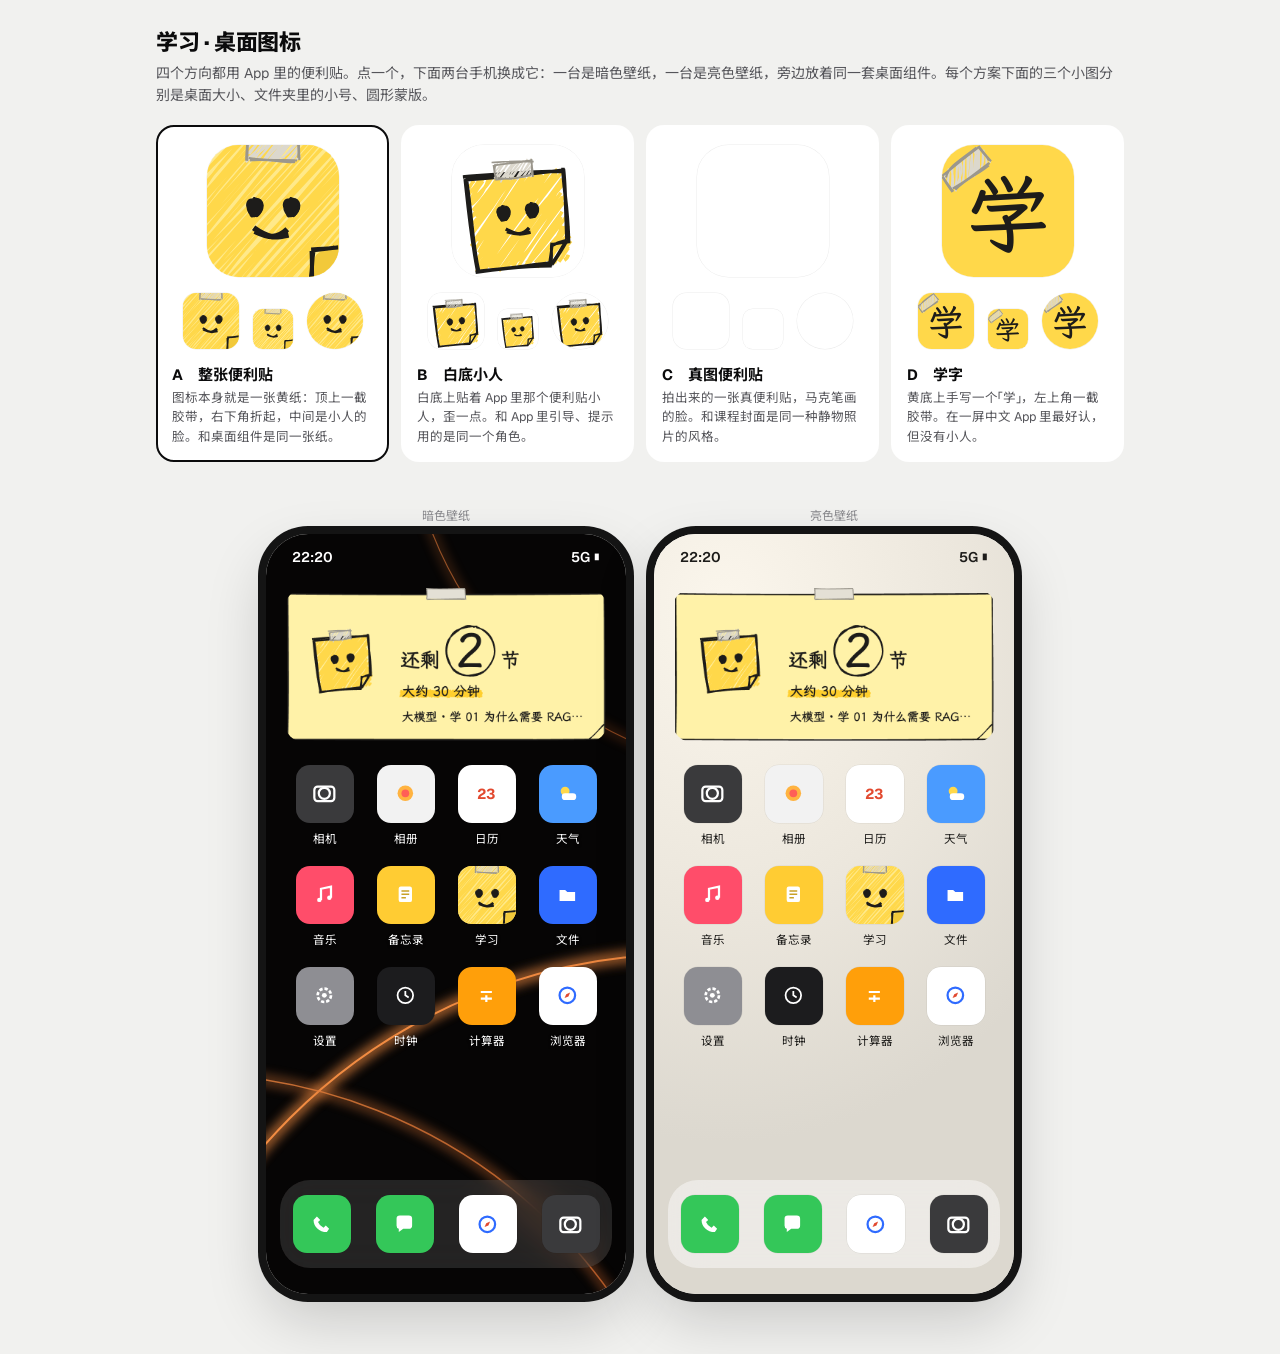
<file: design/图标对比.html>
<!doctype html>
<html lang="zh-CN">
<head>
<meta charset="utf-8">
<meta name="viewport" content="width=device-width,initial-scale=1">
<title>学习 App 图标</title>
<link href="https://fonts.googleapis.com/css2?family=Geist:wght@400;500;600;700;800&family=Noto+Sans+SC:wght@400;500;700&display=swap" rel="stylesheet" media="print" onload="this.media='all'">
<script>var rough=function(){"use strict";function t(t,e,s){if(t&&t.length){const[n,o]=e,a=Math.PI/180*s,h=Math.cos(a),r=Math.sin(a);for(const e of t){const[t,s]=e;e[0]=(t-n)*h-(s-o)*r+n,e[1]=(t-n)*r+(s-o)*h+o}}}function e(t,e){return t[0]===e[0]&&t[1]===e[1]}function s(s,n,o,a=1){const h=o,r=Math.max(n,.1),i=s[0]&&s[0][0]&&"number"==typeof s[0][0]?[s]:s,c=[0,0];if(h)for(const e of i)t(e,c,h);const l=function(t,s,n){const o=[];for(const s of t){const t=[...s];e(t[0],t[t.length-1])||t.push([t[0][0],t[0][1]]),t.length>2&&o.push(t)}const a=[];s=Math.max(s,.1);const h=[];for(const t of o)for(let e=0;e<t.length-1;e++){const s=t[e],n=t[e+1];if(s[1]!==n[1]){const t=Math.min(s[1],n[1]);h.push({ymin:t,ymax:Math.max(s[1],n[1]),x:t===s[1]?s[0]:n[0],islope:(n[0]-s[0])/(n[1]-s[1])})}}if(h.sort(((t,e)=>t.ymin<e.ymin?-1:t.ymin>e.ymin?1:t.x<e.x?-1:t.x>e.x?1:t.ymax===e.ymax?0:(t.ymax-e.ymax)/Math.abs(t.ymax-e.ymax))),!h.length)return a;let r=[],i=h[0].ymin,c=0;for(;r.length||h.length;){if(h.length){let t=-1;for(let e=0;e<h.length&&!(h[e].ymin>i);e++)t=e;h.splice(0,t+1).forEach((t=>{r.push({s:i,edge:t})}))}if(r=r.filter((t=>!(t.edge.ymax<=i))),r.sort(((t,e)=>t.edge.x===e.edge.x?0:(t.edge.x-e.edge.x)/Math.abs(t.edge.x-e.edge.x))),(1!==n||c%s==0)&&r.length>1)for(let t=0;t<r.length;t+=2){const e=t+1;if(e>=r.length)break;const s=r[t].edge,n=r[e].edge;a.push([[Math.round(s.x),i],[Math.round(n.x),i]])}i+=n,r.forEach((t=>{t.edge.x=t.edge.x+n*t.edge.islope})),c++}return a}(i,r,a);if(h){for(const e of i)t(e,c,-h);!function(e,s,n){const o=[];e.forEach((t=>o.push(...t))),t(o,s,n)}(l,c,-h)}return l}function n(t,e){var n;const o=e.hachureAngle+90;let a=e.hachureGap;a<0&&(a=4*e.strokeWidth),a=Math.round(Math.max(a,.1));let h=1;return e.roughness>=1&&((null===(n=e.randomizer)||void 0===n?void 0:n.next())||Math.random())>.7&&(h=a),s(t,a,o,h||1)}class o{constructor(t){this.helper=t}fillPolygons(t,e){return this._fillPolygons(t,e)}_fillPolygons(t,e){const s=n(t,e);return{type:"fillSketch",ops:this.renderLines(s,e)}}renderLines(t,e){const s=[];for(const n of t)s.push(...this.helper.doubleLineOps(n[0][0],n[0][1],n[1][0],n[1][1],e));return s}}function a(t){const e=t[0],s=t[1];return Math.sqrt(Math.pow(e[0]-s[0],2)+Math.pow(e[1]-s[1],2))}class h extends o{fillPolygons(t,e){let s=e.hachureGap;s<0&&(s=4*e.strokeWidth),s=Math.max(s,.1);const o=n(t,Object.assign({},e,{hachureGap:s})),h=Math.PI/180*e.hachureAngle,r=[],i=.5*s*Math.cos(h),c=.5*s*Math.sin(h);for(const[t,e]of o)a([t,e])&&r.push([[t[0]-i,t[1]+c],[...e]],[[t[0]+i,t[1]-c],[...e]]);return{type:"fillSketch",ops:this.renderLines(r,e)}}}class r extends o{fillPolygons(t,e){const s=this._fillPolygons(t,e),n=Object.assign({},e,{hachureAngle:e.hachureAngle+90}),o=this._fillPolygons(t,n);return s.ops=s.ops.concat(o.ops),s}}class i{constructor(t){this.helper=t}fillPolygons(t,e){const s=n(t,e=Object.assign({},e,{hachureAngle:0}));return this.dotsOnLines(s,e)}dotsOnLines(t,e){const s=[];let n=e.hachureGap;n<0&&(n=4*e.strokeWidth),n=Math.max(n,.1);let o=e.fillWeight;o<0&&(o=e.strokeWidth/2);const h=n/4;for(const r of t){const t=a(r),i=t/n,c=Math.ceil(i)-1,l=t-c*n,u=(r[0][0]+r[1][0])/2-n/4,p=Math.min(r[0][1],r[1][1]);for(let t=0;t<c;t++){const a=p+l+t*n,r=u-h+2*Math.random()*h,i=a-h+2*Math.random()*h,c=this.helper.ellipse(r,i,o,o,e);s.push(...c.ops)}}return{type:"fillSketch",ops:s}}}class c{constructor(t){this.helper=t}fillPolygons(t,e){const s=n(t,e);return{type:"fillSketch",ops:this.dashedLine(s,e)}}dashedLine(t,e){const s=e.dashOffset<0?e.hachureGap<0?4*e.strokeWidth:e.hachureGap:e.dashOffset,n=e.dashGap<0?e.hachureGap<0?4*e.strokeWidth:e.hachureGap:e.dashGap,o=[];return t.forEach((t=>{const h=a(t),r=Math.floor(h/(s+n)),i=(h+n-r*(s+n))/2;let c=t[0],l=t[1];c[0]>l[0]&&(c=t[1],l=t[0]);const u=Math.atan((l[1]-c[1])/(l[0]-c[0]));for(let t=0;t<r;t++){const a=t*(s+n),h=a+s,r=[c[0]+a*Math.cos(u)+i*Math.cos(u),c[1]+a*Math.sin(u)+i*Math.sin(u)],l=[c[0]+h*Math.cos(u)+i*Math.cos(u),c[1]+h*Math.sin(u)+i*Math.sin(u)];o.push(...this.helper.doubleLineOps(r[0],r[1],l[0],l[1],e))}})),o}}class l{constructor(t){this.helper=t}fillPolygons(t,e){const s=e.hachureGap<0?4*e.strokeWidth:e.hachureGap,o=e.zigzagOffset<0?s:e.zigzagOffset,a=n(t,e=Object.assign({},e,{hachureGap:s+o}));return{type:"fillSketch",ops:this.zigzagLines(a,o,e)}}zigzagLines(t,e,s){const n=[];return t.forEach((t=>{const o=a(t),h=Math.round(o/(2*e));let r=t[0],i=t[1];r[0]>i[0]&&(r=t[1],i=t[0]);const c=Math.atan((i[1]-r[1])/(i[0]-r[0]));for(let t=0;t<h;t++){const o=2*t*e,a=2*(t+1)*e,h=Math.sqrt(2*Math.pow(e,2)),i=[r[0]+o*Math.cos(c),r[1]+o*Math.sin(c)],l=[r[0]+a*Math.cos(c),r[1]+a*Math.sin(c)],u=[i[0]+h*Math.cos(c+Math.PI/4),i[1]+h*Math.sin(c+Math.PI/4)];n.push(...this.helper.doubleLineOps(i[0],i[1],u[0],u[1],s),...this.helper.doubleLineOps(u[0],u[1],l[0],l[1],s))}})),n}}const u={};class p{constructor(t){this.seed=t}next(){return this.seed?(2**31-1&(this.seed=Math.imul(48271,this.seed)))/2**31:Math.random()}}const f=0,d=1,g=2,M={A:7,a:7,C:6,c:6,H:1,h:1,L:2,l:2,M:2,m:2,Q:4,q:4,S:4,s:4,T:2,t:2,V:1,v:1,Z:0,z:0};function k(t,e){return t.type===e}function b(t){const e=[],s=function(t){const e=new Array;for(;""!==t;)if(t.match(/^([ \t\r\n,]+)/))t=t.substr(RegExp.$1.length);else if(t.match(/^([aAcChHlLmMqQsStTvVzZ])/))e[e.length]={type:f,text:RegExp.$1},t=t.substr(RegExp.$1.length);else{if(!t.match(/^(([-+]?[0-9]+(\.[0-9]*)?|[-+]?\.[0-9]+)([eE][-+]?[0-9]+)?)/))return[];e[e.length]={type:d,text:`${parseFloat(RegExp.$1)}`},t=t.substr(RegExp.$1.length)}return e[e.length]={type:g,text:""},e}(t);let n="BOD",o=0,a=s[o];for(;!k(a,g);){let h=0;const r=[];if("BOD"===n){if("M"!==a.text&&"m"!==a.text)return b("M0,0"+t);o++,h=M[a.text],n=a.text}else k(a,d)?h=M[n]:(o++,h=M[a.text],n=a.text);if(!(o+h<s.length))throw new Error("Path data ended short");for(let t=o;t<o+h;t++){const e=s[t];if(!k(e,d))throw new Error("Param not a number: "+n+","+e.text);r[r.length]=+e.text}if("number"!=typeof M[n])throw new Error("Bad segment: "+n);{const t={key:n,data:r};e.push(t),o+=h,a=s[o],"M"===n&&(n="L"),"m"===n&&(n="l")}}return e}function y(t){let e=0,s=0,n=0,o=0;const a=[];for(const{key:h,data:r}of t)switch(h){case"M":a.push({key:"M",data:[...r]}),[e,s]=r,[n,o]=r;break;case"m":e+=r[0],s+=r[1],a.push({key:"M",data:[e,s]}),n=e,o=s;break;case"L":a.push({key:"L",data:[...r]}),[e,s]=r;break;case"l":e+=r[0],s+=r[1],a.push({key:"L",data:[e,s]});break;case"C":a.push({key:"C",data:[...r]}),e=r[4],s=r[5];break;case"c":{const t=r.map(((t,n)=>n%2?t+s:t+e));a.push({key:"C",data:t}),e=t[4],s=t[5];break}case"Q":a.push({key:"Q",data:[...r]}),e=r[2],s=r[3];break;case"q":{const t=r.map(((t,n)=>n%2?t+s:t+e));a.push({key:"Q",data:t}),e=t[2],s=t[3];break}case"A":a.push({key:"A",data:[...r]}),e=r[5],s=r[6];break;case"a":e+=r[5],s+=r[6],a.push({key:"A",data:[r[0],r[1],r[2],r[3],r[4],e,s]});break;case"H":a.push({key:"H",data:[...r]}),e=r[0];break;case"h":e+=r[0],a.push({key:"H",data:[e]});break;case"V":a.push({key:"V",data:[...r]}),s=r[0];break;case"v":s+=r[0],a.push({key:"V",data:[s]});break;case"S":a.push({key:"S",data:[...r]}),e=r[2],s=r[3];break;case"s":{const t=r.map(((t,n)=>n%2?t+s:t+e));a.push({key:"S",data:t}),e=t[2],s=t[3];break}case"T":a.push({key:"T",data:[...r]}),e=r[0],s=r[1];break;case"t":e+=r[0],s+=r[1],a.push({key:"T",data:[e,s]});break;case"Z":case"z":a.push({key:"Z",data:[]}),e=n,s=o}return a}function m(t){const e=[];let s="",n=0,o=0,a=0,h=0,r=0,i=0;for(const{key:c,data:l}of t){switch(c){case"M":e.push({key:"M",data:[...l]}),[n,o]=l,[a,h]=l;break;case"C":e.push({key:"C",data:[...l]}),n=l[4],o=l[5],r=l[2],i=l[3];break;case"L":e.push({key:"L",data:[...l]}),[n,o]=l;break;case"H":n=l[0],e.push({key:"L",data:[n,o]});break;case"V":o=l[0],e.push({key:"L",data:[n,o]});break;case"S":{let t=0,a=0;"C"===s||"S"===s?(t=n+(n-r),a=o+(o-i)):(t=n,a=o),e.push({key:"C",data:[t,a,...l]}),r=l[0],i=l[1],n=l[2],o=l[3];break}case"T":{const[t,a]=l;let h=0,c=0;"Q"===s||"T"===s?(h=n+(n-r),c=o+(o-i)):(h=n,c=o);const u=n+2*(h-n)/3,p=o+2*(c-o)/3,f=t+2*(h-t)/3,d=a+2*(c-a)/3;e.push({key:"C",data:[u,p,f,d,t,a]}),r=h,i=c,n=t,o=a;break}case"Q":{const[t,s,a,h]=l,c=n+2*(t-n)/3,u=o+2*(s-o)/3,p=a+2*(t-a)/3,f=h+2*(s-h)/3;e.push({key:"C",data:[c,u,p,f,a,h]}),r=t,i=s,n=a,o=h;break}case"A":{const t=Math.abs(l[0]),s=Math.abs(l[1]),a=l[2],h=l[3],r=l[4],i=l[5],c=l[6];if(0===t||0===s)e.push({key:"C",data:[n,o,i,c,i,c]}),n=i,o=c;else if(n!==i||o!==c){x(n,o,i,c,t,s,a,h,r).forEach((function(t){e.push({key:"C",data:t})})),n=i,o=c}break}case"Z":e.push({key:"Z",data:[]}),n=a,o=h}s=c}return e}function w(t,e,s){return[t*Math.cos(s)-e*Math.sin(s),t*Math.sin(s)+e*Math.cos(s)]}function x(t,e,s,n,o,a,h,r,i,c){const l=(u=h,Math.PI*u/180);var u;let p=[],f=0,d=0,g=0,M=0;if(c)[f,d,g,M]=c;else{[t,e]=w(t,e,-l),[s,n]=w(s,n,-l);const h=(t-s)/2,c=(e-n)/2;let u=h*h/(o*o)+c*c/(a*a);u>1&&(u=Math.sqrt(u),o*=u,a*=u);const p=o*o,k=a*a,b=p*k-p*c*c-k*h*h,y=p*c*c+k*h*h,m=(r===i?-1:1)*Math.sqrt(Math.abs(b/y));g=m*o*c/a+(t+s)/2,M=m*-a*h/o+(e+n)/2,f=Math.asin(parseFloat(((e-M)/a).toFixed(9))),d=Math.asin(parseFloat(((n-M)/a).toFixed(9))),t<g&&(f=Math.PI-f),s<g&&(d=Math.PI-d),f<0&&(f=2*Math.PI+f),d<0&&(d=2*Math.PI+d),i&&f>d&&(f-=2*Math.PI),!i&&d>f&&(d-=2*Math.PI)}let k=d-f;if(Math.abs(k)>120*Math.PI/180){const t=d,e=s,r=n;d=i&&d>f?f+120*Math.PI/180*1:f+120*Math.PI/180*-1,p=x(s=g+o*Math.cos(d),n=M+a*Math.sin(d),e,r,o,a,h,0,i,[d,t,g,M])}k=d-f;const b=Math.cos(f),y=Math.sin(f),m=Math.cos(d),P=Math.sin(d),v=Math.tan(k/4),S=4/3*o*v,O=4/3*a*v,L=[t,e],T=[t+S*y,e-O*b],D=[s+S*P,n-O*m],A=[s,n];if(T[0]=2*L[0]-T[0],T[1]=2*L[1]-T[1],c)return[T,D,A].concat(p);{p=[T,D,A].concat(p);const t=[];for(let e=0;e<p.length;e+=3){const s=w(p[e][0],p[e][1],l),n=w(p[e+1][0],p[e+1][1],l),o=w(p[e+2][0],p[e+2][1],l);t.push([s[0],s[1],n[0],n[1],o[0],o[1]])}return t}}const P={randOffset:function(t,e){return G(t,e)},randOffsetWithRange:function(t,e,s){return E(t,e,s)},ellipse:function(t,e,s,n,o){const a=T(s,n,o);return D(t,e,o,a).opset},doubleLineOps:function(t,e,s,n,o){return $(t,e,s,n,o,!0)}};function v(t,e,s,n,o){return{type:"path",ops:$(t,e,s,n,o)}}function S(t,e,s){const n=(t||[]).length;if(n>2){const o=[];for(let e=0;e<n-1;e++)o.push(...$(t[e][0],t[e][1],t[e+1][0],t[e+1][1],s));return e&&o.push(...$(t[n-1][0],t[n-1][1],t[0][0],t[0][1],s)),{type:"path",ops:o}}return 2===n?v(t[0][0],t[0][1],t[1][0],t[1][1],s):{type:"path",ops:[]}}function O(t,e,s,n,o){return function(t,e){return S(t,!0,e)}([[t,e],[t+s,e],[t+s,e+n],[t,e+n]],o)}function L(t,e){if(t.length){const s="number"==typeof t[0][0]?[t]:t,n=j(s[0],1*(1+.2*e.roughness),e),o=e.disableMultiStroke?[]:j(s[0],1.5*(1+.22*e.roughness),z(e));for(let t=1;t<s.length;t++){const a=s[t];if(a.length){const t=j(a,1*(1+.2*e.roughness),e),s=e.disableMultiStroke?[]:j(a,1.5*(1+.22*e.roughness),z(e));for(const e of t)"move"!==e.op&&n.push(e);for(const t of s)"move"!==t.op&&o.push(t)}}return{type:"path",ops:n.concat(o)}}return{type:"path",ops:[]}}function T(t,e,s){const n=Math.sqrt(2*Math.PI*Math.sqrt((Math.pow(t/2,2)+Math.pow(e/2,2))/2)),o=Math.ceil(Math.max(s.curveStepCount,s.curveStepCount/Math.sqrt(200)*n)),a=2*Math.PI/o;let h=Math.abs(t/2),r=Math.abs(e/2);const i=1-s.curveFitting;return h+=G(h*i,s),r+=G(r*i,s),{increment:a,rx:h,ry:r}}function D(t,e,s,n){const[o,a]=F(n.increment,t,e,n.rx,n.ry,1,n.increment*E(.1,E(.4,1,s),s),s);let h=q(o,null,s);if(!s.disableMultiStroke&&0!==s.roughness){const[o]=F(n.increment,t,e,n.rx,n.ry,1.5,0,s),a=q(o,null,s);h=h.concat(a)}return{estimatedPoints:a,opset:{type:"path",ops:h}}}function A(t,e,s,n,o,a,h,r,i){const c=t,l=e;let u=Math.abs(s/2),p=Math.abs(n/2);u+=G(.01*u,i),p+=G(.01*p,i);let f=o,d=a;for(;f<0;)f+=2*Math.PI,d+=2*Math.PI;d-f>2*Math.PI&&(f=0,d=2*Math.PI);const g=2*Math.PI/i.curveStepCount,M=Math.min(g/2,(d-f)/2),k=V(M,c,l,u,p,f,d,1,i);if(!i.disableMultiStroke){const t=V(M,c,l,u,p,f,d,1.5,i);k.push(...t)}return h&&(r?k.push(...$(c,l,c+u*Math.cos(f),l+p*Math.sin(f),i),...$(c,l,c+u*Math.cos(d),l+p*Math.sin(d),i)):k.push({op:"lineTo",data:[c,l]},{op:"lineTo",data:[c+u*Math.cos(f),l+p*Math.sin(f)]})),{type:"path",ops:k}}function _(t,e){const s=m(y(b(t))),n=[];let o=[0,0],a=[0,0];for(const{key:t,data:h}of s)switch(t){case"M":a=[h[0],h[1]],o=[h[0],h[1]];break;case"L":n.push(...$(a[0],a[1],h[0],h[1],e)),a=[h[0],h[1]];break;case"C":{const[t,s,o,r,i,c]=h;n.push(...Z(t,s,o,r,i,c,a,e)),a=[i,c];break}case"Z":n.push(...$(a[0],a[1],o[0],o[1],e)),a=[o[0],o[1]]}return{type:"path",ops:n}}function I(t,e){const s=[];for(const n of t)if(n.length){const t=e.maxRandomnessOffset||0,o=n.length;if(o>2){s.push({op:"move",data:[n[0][0]+G(t,e),n[0][1]+G(t,e)]});for(let a=1;a<o;a++)s.push({op:"lineTo",data:[n[a][0]+G(t,e),n[a][1]+G(t,e)]})}}return{type:"fillPath",ops:s}}function C(t,e){return function(t,e){let s=t.fillStyle||"hachure";if(!u[s])switch(s){case"zigzag":u[s]||(u[s]=new h(e));break;case"cross-hatch":u[s]||(u[s]=new r(e));break;case"dots":u[s]||(u[s]=new i(e));break;case"dashed":u[s]||(u[s]=new c(e));break;case"zigzag-line":u[s]||(u[s]=new l(e));break;default:s="hachure",u[s]||(u[s]=new o(e))}return u[s]}(e,P).fillPolygons(t,e)}function z(t){const e=Object.assign({},t);return e.randomizer=void 0,t.seed&&(e.seed=t.seed+1),e}function W(t){return t.randomizer||(t.randomizer=new p(t.seed||0)),t.randomizer.next()}function E(t,e,s,n=1){return s.roughness*n*(W(s)*(e-t)+t)}function G(t,e,s=1){return E(-t,t,e,s)}function $(t,e,s,n,o,a=!1){const h=a?o.disableMultiStrokeFill:o.disableMultiStroke,r=R(t,e,s,n,o,!0,!1);if(h)return r;const i=R(t,e,s,n,o,!0,!0);return r.concat(i)}function R(t,e,s,n,o,a,h){const r=Math.pow(t-s,2)+Math.pow(e-n,2),i=Math.sqrt(r);let c=1;c=i<200?1:i>500?.4:-.0016668*i+1.233334;let l=o.maxRandomnessOffset||0;l*l*100>r&&(l=i/10);const u=l/2,p=.2+.2*W(o);let f=o.bowing*o.maxRandomnessOffset*(n-e)/200,d=o.bowing*o.maxRandomnessOffset*(t-s)/200;f=G(f,o,c),d=G(d,o,c);const g=[],M=()=>G(u,o,c),k=()=>G(l,o,c),b=o.preserveVertices;return a&&(h?g.push({op:"move",data:[t+(b?0:M()),e+(b?0:M())]}):g.push({op:"move",data:[t+(b?0:G(l,o,c)),e+(b?0:G(l,o,c))]})),h?g.push({op:"bcurveTo",data:[f+t+(s-t)*p+M(),d+e+(n-e)*p+M(),f+t+2*(s-t)*p+M(),d+e+2*(n-e)*p+M(),s+(b?0:M()),n+(b?0:M())]}):g.push({op:"bcurveTo",data:[f+t+(s-t)*p+k(),d+e+(n-e)*p+k(),f+t+2*(s-t)*p+k(),d+e+2*(n-e)*p+k(),s+(b?0:k()),n+(b?0:k())]}),g}function j(t,e,s){if(!t.length)return[];const n=[];n.push([t[0][0]+G(e,s),t[0][1]+G(e,s)]),n.push([t[0][0]+G(e,s),t[0][1]+G(e,s)]);for(let o=1;o<t.length;o++)n.push([t[o][0]+G(e,s),t[o][1]+G(e,s)]),o===t.length-1&&n.push([t[o][0]+G(e,s),t[o][1]+G(e,s)]);return q(n,null,s)}function q(t,e,s){const n=t.length,o=[];if(n>3){const a=[],h=1-s.curveTightness;o.push({op:"move",data:[t[1][0],t[1][1]]});for(let e=1;e+2<n;e++){const s=t[e];a[0]=[s[0],s[1]],a[1]=[s[0]+(h*t[e+1][0]-h*t[e-1][0])/6,s[1]+(h*t[e+1][1]-h*t[e-1][1])/6],a[2]=[t[e+1][0]+(h*t[e][0]-h*t[e+2][0])/6,t[e+1][1]+(h*t[e][1]-h*t[e+2][1])/6],a[3]=[t[e+1][0],t[e+1][1]],o.push({op:"bcurveTo",data:[a[1][0],a[1][1],a[2][0],a[2][1],a[3][0],a[3][1]]})}if(e&&2===e.length){const t=s.maxRandomnessOffset;o.push({op:"lineTo",data:[e[0]+G(t,s),e[1]+G(t,s)]})}}else 3===n?(o.push({op:"move",data:[t[1][0],t[1][1]]}),o.push({op:"bcurveTo",data:[t[1][0],t[1][1],t[2][0],t[2][1],t[2][0],t[2][1]]})):2===n&&o.push(...R(t[0][0],t[0][1],t[1][0],t[1][1],s,!0,!0));return o}function F(t,e,s,n,o,a,h,r){const i=[],c=[];if(0===r.roughness){t/=4,c.push([e+n*Math.cos(-t),s+o*Math.sin(-t)]);for(let a=0;a<=2*Math.PI;a+=t){const t=[e+n*Math.cos(a),s+o*Math.sin(a)];i.push(t),c.push(t)}c.push([e+n*Math.cos(0),s+o*Math.sin(0)]),c.push([e+n*Math.cos(t),s+o*Math.sin(t)])}else{const l=G(.5,r)-Math.PI/2;c.push([G(a,r)+e+.9*n*Math.cos(l-t),G(a,r)+s+.9*o*Math.sin(l-t)]);const u=2*Math.PI+l-.01;for(let h=l;h<u;h+=t){const t=[G(a,r)+e+n*Math.cos(h),G(a,r)+s+o*Math.sin(h)];i.push(t),c.push(t)}c.push([G(a,r)+e+n*Math.cos(l+2*Math.PI+.5*h),G(a,r)+s+o*Math.sin(l+2*Math.PI+.5*h)]),c.push([G(a,r)+e+.98*n*Math.cos(l+h),G(a,r)+s+.98*o*Math.sin(l+h)]),c.push([G(a,r)+e+.9*n*Math.cos(l+.5*h),G(a,r)+s+.9*o*Math.sin(l+.5*h)])}return[c,i]}function V(t,e,s,n,o,a,h,r,i){const c=a+G(.1,i),l=[];l.push([G(r,i)+e+.9*n*Math.cos(c-t),G(r,i)+s+.9*o*Math.sin(c-t)]);for(let a=c;a<=h;a+=t)l.push([G(r,i)+e+n*Math.cos(a),G(r,i)+s+o*Math.sin(a)]);return l.push([e+n*Math.cos(h),s+o*Math.sin(h)]),l.push([e+n*Math.cos(h),s+o*Math.sin(h)]),q(l,null,i)}function Z(t,e,s,n,o,a,h,r){const i=[],c=[r.maxRandomnessOffset||1,(r.maxRandomnessOffset||1)+.3];let l=[0,0];const u=r.disableMultiStroke?1:2,p=r.preserveVertices;for(let f=0;f<u;f++)0===f?i.push({op:"move",data:[h[0],h[1]]}):i.push({op:"move",data:[h[0]+(p?0:G(c[0],r)),h[1]+(p?0:G(c[0],r))]}),l=p?[o,a]:[o+G(c[f],r),a+G(c[f],r)],i.push({op:"bcurveTo",data:[t+G(c[f],r),e+G(c[f],r),s+G(c[f],r),n+G(c[f],r),l[0],l[1]]});return i}function Q(t){return[...t]}function H(t,e=0){const s=t.length;if(s<3)throw new Error("A curve must have at least three points.");const n=[];if(3===s)n.push(Q(t[0]),Q(t[1]),Q(t[2]),Q(t[2]));else{const s=[];s.push(t[0],t[0]);for(let e=1;e<t.length;e++)s.push(t[e]),e===t.length-1&&s.push(t[e]);const o=[],a=1-e;n.push(Q(s[0]));for(let t=1;t+2<s.length;t++){const e=s[t];o[0]=[e[0],e[1]],o[1]=[e[0]+(a*s[t+1][0]-a*s[t-1][0])/6,e[1]+(a*s[t+1][1]-a*s[t-1][1])/6],o[2]=[s[t+1][0]+(a*s[t][0]-a*s[t+2][0])/6,s[t+1][1]+(a*s[t][1]-a*s[t+2][1])/6],o[3]=[s[t+1][0],s[t+1][1]],n.push(o[1],o[2],o[3])}}return n}function N(t,e){return Math.pow(t[0]-e[0],2)+Math.pow(t[1]-e[1],2)}function B(t,e,s){const n=N(e,s);if(0===n)return N(t,e);let o=((t[0]-e[0])*(s[0]-e[0])+(t[1]-e[1])*(s[1]-e[1]))/n;return o=Math.max(0,Math.min(1,o)),N(t,J(e,s,o))}function J(t,e,s){return[t[0]+(e[0]-t[0])*s,t[1]+(e[1]-t[1])*s]}function K(t,e,s,n){const o=n||[];if(function(t,e){const s=t[e+0],n=t[e+1],o=t[e+2],a=t[e+3];let h=3*n[0]-2*s[0]-a[0];h*=h;let r=3*n[1]-2*s[1]-a[1];r*=r;let i=3*o[0]-2*a[0]-s[0];i*=i;let c=3*o[1]-2*a[1]-s[1];return c*=c,h<i&&(h=i),r<c&&(r=c),h+r}(t,e)<s){const s=t[e+0];if(o.length){(a=o[o.length-1],h=s,Math.sqrt(N(a,h)))>1&&o.push(s)}else o.push(s);o.push(t[e+3])}else{const n=.5,a=t[e+0],h=t[e+1],r=t[e+2],i=t[e+3],c=J(a,h,n),l=J(h,r,n),u=J(r,i,n),p=J(c,l,n),f=J(l,u,n),d=J(p,f,n);K([a,c,p,d],0,s,o),K([d,f,u,i],0,s,o)}var a,h;return o}function U(t,e){return X(t,0,t.length,e)}function X(t,e,s,n,o){const a=o||[],h=t[e],r=t[s-1];let i=0,c=1;for(let n=e+1;n<s-1;++n){const e=B(t[n],h,r);e>i&&(i=e,c=n)}return Math.sqrt(i)>n?(X(t,e,c+1,n,a),X(t,c,s,n,a)):(a.length||a.push(h),a.push(r)),a}function Y(t,e=.15,s){const n=[],o=(t.length-1)/3;for(let s=0;s<o;s++){K(t,3*s,e,n)}return s&&s>0?X(n,0,n.length,s):n}const tt="none";class et{constructor(t){this.defaultOptions={maxRandomnessOffset:2,roughness:1,bowing:1,stroke:"#000",strokeWidth:1,curveTightness:0,curveFitting:.95,curveStepCount:9,fillStyle:"hachure",fillWeight:-1,hachureAngle:-41,hachureGap:-1,dashOffset:-1,dashGap:-1,zigzagOffset:-1,seed:0,disableMultiStroke:!1,disableMultiStrokeFill:!1,preserveVertices:!1,fillShapeRoughnessGain:.8},this.config=t||{},this.config.options&&(this.defaultOptions=this._o(this.config.options))}static newSeed(){return Math.floor(Math.random()*2**31)}_o(t){return t?Object.assign({},this.defaultOptions,t):this.defaultOptions}_d(t,e,s){return{shape:t,sets:e||[],options:s||this.defaultOptions}}line(t,e,s,n,o){const a=this._o(o);return this._d("line",[v(t,e,s,n,a)],a)}rectangle(t,e,s,n,o){const a=this._o(o),h=[],r=O(t,e,s,n,a);if(a.fill){const o=[[t,e],[t+s,e],[t+s,e+n],[t,e+n]];"solid"===a.fillStyle?h.push(I([o],a)):h.push(C([o],a))}return a.stroke!==tt&&h.push(r),this._d("rectangle",h,a)}ellipse(t,e,s,n,o){const a=this._o(o),h=[],r=T(s,n,a),i=D(t,e,a,r);if(a.fill)if("solid"===a.fillStyle){const s=D(t,e,a,r).opset;s.type="fillPath",h.push(s)}else h.push(C([i.estimatedPoints],a));return a.stroke!==tt&&h.push(i.opset),this._d("ellipse",h,a)}circle(t,e,s,n){const o=this.ellipse(t,e,s,s,n);return o.shape="circle",o}linearPath(t,e){const s=this._o(e);return this._d("linearPath",[S(t,!1,s)],s)}arc(t,e,s,n,o,a,h=!1,r){const i=this._o(r),c=[],l=A(t,e,s,n,o,a,h,!0,i);if(h&&i.fill)if("solid"===i.fillStyle){const h=Object.assign({},i);h.disableMultiStroke=!0;const r=A(t,e,s,n,o,a,!0,!1,h);r.type="fillPath",c.push(r)}else c.push(function(t,e,s,n,o,a,h){const r=t,i=e;let c=Math.abs(s/2),l=Math.abs(n/2);c+=G(.01*c,h),l+=G(.01*l,h);let u=o,p=a;for(;u<0;)u+=2*Math.PI,p+=2*Math.PI;p-u>2*Math.PI&&(u=0,p=2*Math.PI);const f=(p-u)/h.curveStepCount,d=[];for(let t=u;t<=p;t+=f)d.push([r+c*Math.cos(t),i+l*Math.sin(t)]);return d.push([r+c*Math.cos(p),i+l*Math.sin(p)]),d.push([r,i]),C([d],h)}(t,e,s,n,o,a,i));return i.stroke!==tt&&c.push(l),this._d("arc",c,i)}curve(t,e){const s=this._o(e),n=[],o=L(t,s);if(s.fill&&s.fill!==tt)if("solid"===s.fillStyle){const e=L(t,Object.assign(Object.assign({},s),{disableMultiStroke:!0,roughness:s.roughness?s.roughness+s.fillShapeRoughnessGain:0}));n.push({type:"fillPath",ops:this._mergedShape(e.ops)})}else{const e=[],o=t;if(o.length){const t="number"==typeof o[0][0]?[o]:o;for(const n of t)n.length<3?e.push(...n):3===n.length?e.push(...Y(H([n[0],n[0],n[1],n[2]]),10,(1+s.roughness)/2)):e.push(...Y(H(n),10,(1+s.roughness)/2))}e.length&&n.push(C([e],s))}return s.stroke!==tt&&n.push(o),this._d("curve",n,s)}polygon(t,e){const s=this._o(e),n=[],o=S(t,!0,s);return s.fill&&("solid"===s.fillStyle?n.push(I([t],s)):n.push(C([t],s))),s.stroke!==tt&&n.push(o),this._d("polygon",n,s)}path(t,e){const s=this._o(e),n=[];if(!t)return this._d("path",n,s);t=(t||"").replace(/\n/g," ").replace(/(-\s)/g,"-").replace("/(ss)/g"," ");const o=s.fill&&"transparent"!==s.fill&&s.fill!==tt,a=s.stroke!==tt,h=!!(s.simplification&&s.simplification<1),r=function(t,e,s){const n=m(y(b(t))),o=[];let a=[],h=[0,0],r=[];const i=()=>{r.length>=4&&a.push(...Y(r,e)),r=[]},c=()=>{i(),a.length&&(o.push(a),a=[])};for(const{key:t,data:e}of n)switch(t){case"M":c(),h=[e[0],e[1]],a.push(h);break;case"L":i(),a.push([e[0],e[1]]);break;case"C":if(!r.length){const t=a.length?a[a.length-1]:h;r.push([t[0],t[1]])}r.push([e[0],e[1]]),r.push([e[2],e[3]]),r.push([e[4],e[5]]);break;case"Z":i(),a.push([h[0],h[1]])}if(c(),!s)return o;const l=[];for(const t of o){const e=U(t,s);e.length&&l.push(e)}return l}(t,1,h?4-4*(s.simplification||1):(1+s.roughness)/2),i=_(t,s);if(o)if("solid"===s.fillStyle)if(1===r.length){const e=_(t,Object.assign(Object.assign({},s),{disableMultiStroke:!0,roughness:s.roughness?s.roughness+s.fillShapeRoughnessGain:0}));n.push({type:"fillPath",ops:this._mergedShape(e.ops)})}else n.push(I(r,s));else n.push(C(r,s));return a&&(h?r.forEach((t=>{n.push(S(t,!1,s))})):n.push(i)),this._d("path",n,s)}opsToPath(t,e){let s="";for(const n of t.ops){const t="number"==typeof e&&e>=0?n.data.map((t=>+t.toFixed(e))):n.data;switch(n.op){case"move":s+=`M${t[0]} ${t[1]} `;break;case"bcurveTo":s+=`C${t[0]} ${t[1]}, ${t[2]} ${t[3]}, ${t[4]} ${t[5]} `;break;case"lineTo":s+=`L${t[0]} ${t[1]} `}}return s.trim()}toPaths(t){const e=t.sets||[],s=t.options||this.defaultOptions,n=[];for(const t of e){let e=null;switch(t.type){case"path":e={d:this.opsToPath(t),stroke:s.stroke,strokeWidth:s.strokeWidth,fill:tt};break;case"fillPath":e={d:this.opsToPath(t),stroke:tt,strokeWidth:0,fill:s.fill||tt};break;case"fillSketch":e=this.fillSketch(t,s)}e&&n.push(e)}return n}fillSketch(t,e){let s=e.fillWeight;return s<0&&(s=e.strokeWidth/2),{d:this.opsToPath(t),stroke:e.fill||tt,strokeWidth:s,fill:tt}}_mergedShape(t){return t.filter(((t,e)=>0===e||"move"!==t.op))}}class st{constructor(t,e){this.canvas=t,this.ctx=this.canvas.getContext("2d"),this.gen=new et(e)}draw(t){const e=t.sets||[],s=t.options||this.getDefaultOptions(),n=this.ctx,o=t.options.fixedDecimalPlaceDigits;for(const a of e)switch(a.type){case"path":n.save(),n.strokeStyle="none"===s.stroke?"transparent":s.stroke,n.lineWidth=s.strokeWidth,s.strokeLineDash&&n.setLineDash(s.strokeLineDash),s.strokeLineDashOffset&&(n.lineDashOffset=s.strokeLineDashOffset),this._drawToContext(n,a,o),n.restore();break;case"fillPath":{n.save(),n.fillStyle=s.fill||"";const e="curve"===t.shape||"polygon"===t.shape||"path"===t.shape?"evenodd":"nonzero";this._drawToContext(n,a,o,e),n.restore();break}case"fillSketch":this.fillSketch(n,a,s)}}fillSketch(t,e,s){let n=s.fillWeight;n<0&&(n=s.strokeWidth/2),t.save(),s.fillLineDash&&t.setLineDash(s.fillLineDash),s.fillLineDashOffset&&(t.lineDashOffset=s.fillLineDashOffset),t.strokeStyle=s.fill||"",t.lineWidth=n,this._drawToContext(t,e,s.fixedDecimalPlaceDigits),t.restore()}_drawToContext(t,e,s,n="nonzero"){t.beginPath();for(const n of e.ops){const e="number"==typeof s&&s>=0?n.data.map((t=>+t.toFixed(s))):n.data;switch(n.op){case"move":t.moveTo(e[0],e[1]);break;case"bcurveTo":t.bezierCurveTo(e[0],e[1],e[2],e[3],e[4],e[5]);break;case"lineTo":t.lineTo(e[0],e[1])}}"fillPath"===e.type?t.fill(n):t.stroke()}get generator(){return this.gen}getDefaultOptions(){return this.gen.defaultOptions}line(t,e,s,n,o){const a=this.gen.line(t,e,s,n,o);return this.draw(a),a}rectangle(t,e,s,n,o){const a=this.gen.rectangle(t,e,s,n,o);return this.draw(a),a}ellipse(t,e,s,n,o){const a=this.gen.ellipse(t,e,s,n,o);return this.draw(a),a}circle(t,e,s,n){const o=this.gen.circle(t,e,s,n);return this.draw(o),o}linearPath(t,e){const s=this.gen.linearPath(t,e);return this.draw(s),s}polygon(t,e){const s=this.gen.polygon(t,e);return this.draw(s),s}arc(t,e,s,n,o,a,h=!1,r){const i=this.gen.arc(t,e,s,n,o,a,h,r);return this.draw(i),i}curve(t,e){const s=this.gen.curve(t,e);return this.draw(s),s}path(t,e){const s=this.gen.path(t,e);return this.draw(s),s}}const nt="http://www.w3.org/2000/svg";class ot{constructor(t,e){this.svg=t,this.gen=new et(e)}draw(t){const e=t.sets||[],s=t.options||this.getDefaultOptions(),n=this.svg.ownerDocument||window.document,o=n.createElementNS(nt,"g"),a=t.options.fixedDecimalPlaceDigits;for(const h of e){let e=null;switch(h.type){case"path":e=n.createElementNS(nt,"path"),e.setAttribute("d",this.opsToPath(h,a)),e.setAttribute("stroke",s.stroke),e.setAttribute("stroke-width",s.strokeWidth+""),e.setAttribute("fill","none"),s.strokeLineDash&&e.setAttribute("stroke-dasharray",s.strokeLineDash.join(" ").trim()),s.strokeLineDashOffset&&e.setAttribute("stroke-dashoffset",`${s.strokeLineDashOffset}`);break;case"fillPath":e=n.createElementNS(nt,"path"),e.setAttribute("d",this.opsToPath(h,a)),e.setAttribute("stroke","none"),e.setAttribute("stroke-width","0"),e.setAttribute("fill",s.fill||""),"curve"!==t.shape&&"polygon"!==t.shape||e.setAttribute("fill-rule","evenodd");break;case"fillSketch":e=this.fillSketch(n,h,s)}e&&o.appendChild(e)}return o}fillSketch(t,e,s){let n=s.fillWeight;n<0&&(n=s.strokeWidth/2);const o=t.createElementNS(nt,"path");return o.setAttribute("d",this.opsToPath(e,s.fixedDecimalPlaceDigits)),o.setAttribute("stroke",s.fill||""),o.setAttribute("stroke-width",n+""),o.setAttribute("fill","none"),s.fillLineDash&&o.setAttribute("stroke-dasharray",s.fillLineDash.join(" ").trim()),s.fillLineDashOffset&&o.setAttribute("stroke-dashoffset",`${s.fillLineDashOffset}`),o}get generator(){return this.gen}getDefaultOptions(){return this.gen.defaultOptions}opsToPath(t,e){return this.gen.opsToPath(t,e)}line(t,e,s,n,o){const a=this.gen.line(t,e,s,n,o);return this.draw(a)}rectangle(t,e,s,n,o){const a=this.gen.rectangle(t,e,s,n,o);return this.draw(a)}ellipse(t,e,s,n,o){const a=this.gen.ellipse(t,e,s,n,o);return this.draw(a)}circle(t,e,s,n){const o=this.gen.circle(t,e,s,n);return this.draw(o)}linearPath(t,e){const s=this.gen.linearPath(t,e);return this.draw(s)}polygon(t,e){const s=this.gen.polygon(t,e);return this.draw(s)}arc(t,e,s,n,o,a,h=!1,r){const i=this.gen.arc(t,e,s,n,o,a,h,r);return this.draw(i)}curve(t,e){const s=this.gen.curve(t,e);return this.draw(s)}path(t,e){const s=this.gen.path(t,e);return this.draw(s)}}return{canvas:(t,e)=>new st(t,e),svg:(t,e)=>new ot(t,e),generator:t=>new et(t),newSeed:()=>et.newSeed()}}();
</script>
<style>
  @font-face { font-family: Hand; src: url([data-uri]) format("woff2"); }
  :root { --ink: #0b0b0c; --ink2: #55555a; --mute: #8a8a8e; --line: #e4e4e2; }
  * { box-sizing: border-box; margin: 0; padding: 0; -webkit-tap-highlight-color: transparent; }
  body { background: #f1f1ef; color: var(--ink); font-family: Geist, "Noto Sans SC", sans-serif; -webkit-font-smoothing: antialiased; }
  button { font: inherit; color: inherit; background: none; border: 0; cursor: pointer; }
  .page { max-width: 1000px; margin: 0 auto; padding: 24px 16px 60px; }
  h1 { font-size: 22px; font-weight: 800; letter-spacing: -.01em; }
  .sub { margin-top: 6px; font-size: 14px; color: var(--ink2); line-height: 1.6; }

  /* 四个方案 */
  .opts { display: grid; grid-template-columns: repeat(4, 1fr); gap: 12px; margin-top: 18px; }
  .opt { background: #fff; border-radius: 18px; padding: 18px 14px 14px; text-align: left; border: 2px solid transparent; display: flex; flex-direction: column; align-items: center; }
  .opt.on { border-color: var(--ink); }
  .opt .big { width: 132px; height: 132px; }
  .opt .sizes { display: flex; align-items: flex-end; gap: 14px; margin-top: 16px; }
  .opt .sizes .ic:nth-child(1) { width: 56px; height: 56px; }
  .opt .sizes .ic:nth-child(2) { width: 40px; height: 40px; }
  .opt .sizes .ic.round:nth-child(3) { width: 56px; height: 56px; }
  .opt b { align-self: stretch; margin-top: 14px; font-size: 15px; }
  .opt p { align-self: stretch; margin-top: 4px; font-size: 12.5px; line-height: 1.55; color: var(--ink2); }

  /* 图标：画布 108，蒙版只露中间 72（和安卓自适应图标一样） */
  .ic { position: relative; border-radius: 24%; overflow: hidden; flex: none; box-shadow: 0 0 0 .5px rgba(0,0,0,.08); }
  .ic.round { border-radius: 50%; }
  .ic svg { position: absolute; inset: 0; width: 100%; height: 100%; display: block; }

  /* 桌面样机 */
  .ctl { display: flex; gap: 8px; justify-content: center; margin-top: 26px; }
  .ctl button { height: 34px; padding: 0 14px; border-radius: 17px; background: #fff; border: 1px solid #e0e0e0; font-size: 13px; }
  .ctl button.on { background: var(--ink); color: #fff; border-color: var(--ink); }
  .phones { display: flex; flex-wrap: wrap; gap: 28px; justify-content: center; margin-top: 18px; }
  .phone { position: relative; width: 360px; height: 760px; border-radius: 42px; overflow: hidden; box-shadow: 0 0 0 8px #141414, 0 24px 60px rgba(0,0,0,.18); }
  .ph > small { display: block; text-align: center; margin-bottom: 10px; color: var(--mute); font-size: 12px; }
  .wall { position: absolute; inset: 0; }
  .sb { position: relative; height: 40px; display: flex; justify-content: space-between; align-items: center; padding: 6px 26px 0; font-size: 14px; font-weight: 600; }
  .home { position: relative; padding: 14px 18px 0; }
  .wide { display: block; width: 100%; border-radius: 22px; }
  .grid { display: grid; grid-template-columns: repeat(4, 1fr); row-gap: 20px; margin-top: 22px; }
  .app { display: flex; flex-direction: column; align-items: center; gap: 7px; font-size: 11.5px; }
  .app .ic { width: 58px; height: 58px; }
  .dock { position: absolute; left: 14px; right: 14px; bottom: 26px; height: 88px; border-radius: 30px; display: grid; grid-template-columns: repeat(4, 1fr); place-items: center; }
  .dock .ic { width: 58px; height: 58px; }
  .glyph { position: absolute; inset: 0; display: grid; place-items: center; }
  .glyph svg { position: static; width: 46%; height: 46%; }

  .dark .sb, .dark .app { color: #fff; }
  .dark .app span { text-shadow: 0 1px 3px rgba(0,0,0,.5); }
  .dark .dock { background: rgba(255,255,255,.12); backdrop-filter: blur(18px); -webkit-backdrop-filter: blur(18px); }
  .light .sb, .light .app { color: #1d1c1a; }
  .light .dock { background: rgba(255,255,255,.45); backdrop-filter: blur(18px); -webkit-backdrop-filter: blur(18px); }

  @media (max-width: 760px) { .opts { grid-template-columns: 1fr 1fr; } }
  @media (max-width: 420px) { .phone { width: calc(100vw - 48px); } .opt .big { width: 110px; height: 110px; } }
</style>
</head>
<body>
<div class="page">
  <h1>学习 · 桌面图标</h1>
  <p class="sub">四个方向都用 App 里的便利贴。点一个，下面两台手机换成它：一台是暗色壁纸，一台是亮色壁纸，旁边放着同一套桌面组件。每个方案下面的三个小图分别是桌面大小、文件夹里的小号、圆形蒙版。</p>
  <div class="opts" id="opts"></div>
  <div class="ctl" id="ctl"></div>
  <div class="phones" id="phones"></div>
</div>
<script>
const INK = "#1d1c1a", NS = "http://www.w3.org/2000/svg";
const PHOTO = { 1: "", 2: "" };
const WIDE = "[data-uri]";

// ── 每个方案：bg(rc, g) 画底层，fg(rc, g) 画前景；都在 108×108 的画布上 ──
const line = (s, w = 2.6, c = INK) => ({ seed: s, stroke: c, strokeWidth: w, roughness: 1.1, bowing: 1.2 });
const dot = (s) => ({ seed: s, stroke: INK, strokeWidth: 0.8, fill: INK, fillStyle: "solid", roughness: 0.4 });
const tapeOpt = (s) => ({ seed: s, stroke: "#9b978d", strokeWidth: 1.2, fill: "#dcd8cd", fillStyle: "hachure", hachureGap: 2.4, fillWeight: 1.1, roughness: 1.1 });
const el = (tag, attrs, kids = []) => { const n = document.createElementNS(NS, tag); for (const k in attrs) n.setAttribute(k, attrs[k]); kids.forEach((c) => c && n.appendChild(c)); return n; };
const g = (attrs, kids) => el("g", attrs, [].concat(...kids));

// App 里的便利贴小人（sketch.js 的 drawNote，100×100）
const mascot = (rc, s) => [
  rc.rectangle(18, 21, 64, 62, { seed: s, stroke: "none", fill: "#ffd84a", fillStyle: "hachure", hachureGap: 3, fillWeight: 2.4, hachureAngle: -42, roughness: 1.5 }),
  rc.path("M16 19 L84 20 L83 70 L69 85 L17 84 Z", line(s, 2.4)),
  rc.path("M83 70 L71 71 L69 85", line(s, 2)),
  rc.rectangle(37, 11, 26, 11, tapeOpt(s)),
  rc.ellipse(40, 46, 9, 10.5, dot(s)), rc.ellipse(60, 46, 9, 10.5, dot(s)),
  rc.path("M41 59 Q50 66 59 59", line(s, 2.4)),
];

const OPTS = [
  { k: "A", name: "整张便利贴", say: "图标本身就是一张黄纸：顶上一截胶带，右下角折起，中间是小人的脸。和桌面组件是同一张纸。",
    bg: (rc) => [el("rect", { width: 108, height: 108, fill: "#ffe98a" }),
      rc.rectangle(10, 10, 88, 88, { seed: 5, stroke: "none", fill: "#ffd84a", fillStyle: "hachure", hachureGap: 3.4, fillWeight: 1.6, hachureAngle: -42, roughness: 1.4 })],
    fg: (rc) => [
      rc.path("M90 74 L76 76 L74 90 L90 90 Z", { seed: 7, stroke: "none", fill: "#f2c93a", fillStyle: "solid", roughness: 0.6 }),
      rc.path("M90 74 L76 76 L74 90", line(7, 2.2)),
      rc.rectangle(40, 14, 28, 12, tapeOpt(4)),
      rc.ellipse(44, 52, 8.5, 10, dot(3)), rc.ellipse(64, 52, 8.5, 10, dot(3)),
      rc.path("M44 65 Q54 73 64 65", line(3, 3)),
    ] },
  { k: "B", name: "白底小人", say: "白底上贴着 App 里那个便利贴小人，歪一点。和 App 里引导、提示用的是同一个角色。",
    bg: () => [el("rect", { width: 108, height: 108, fill: "#ffffff" })],
    fg: (rc) => [g({ transform: "translate(54 56) rotate(-6) scale(.78) translate(-50 -48)" }, [mascot(rc, 3)])] },
  { k: "C", name: "真图便利贴", say: "拍出来的一张真便利贴，马克笔画的脸。和课程封面是同一种静物照片的风格。", photo: 1 },
  { k: "D", name: "学字", say: "黄底上手写一个「学」，左上角一截胶带。在一屏中文 App 里最好认，但没有小人。",
    bg: (rc) => [el("rect", { width: 108, height: 108, fill: "#ffd84a" })],
    fg: (rc) => [
      el("text", { x: 54, y: 72, "text-anchor": "middle", "font-family": "Hand", "font-size": 46, fill: INK }, [document.createTextNode("学")]),
      g({ transform: "translate(31 31) rotate(-38)" }, [rc.rectangle(-13, -5, 26, 10, tapeOpt(4))]),
    ] },
];
const PHOTO_OPTS = [{ k: "C", n: 1, label: "正面" }, { k: "C", n: 2, label: "俯拍" }];
let cur = "A", photoN = 1;

function iconSVG(o, round) {
  const svg = el("svg", { viewBox: "18 18 72 72", xmlns: NS });
  const rc = rough.svg(svg);
  if (o.photo) {
    // 照片当整张底图，画布 108 里照片铺满，露出中间 72
    svg.appendChild(el("image", { href: PHOTO[photoN], x: 6, y: 6, width: 96, height: 96, preserveAspectRatio: "xMidYMid slice" }));
  } else {
    o.bg(rc).forEach((n) => n && svg.appendChild(n));
    o.fg(rc).forEach((n) => n && svg.appendChild(n));
  }
  return svg;
}
function icon(o, cls = "") {
  const d = document.createElement("div"); d.className = "ic " + cls;
  d.appendChild(iconSVG(o)); return d;
}

// 旁边的应用：纯色底 + 白色简单图形，只当陪衬
const NB = [
  ["相机", "#3a3a3c", '<circle cx="12" cy="12" r="5" fill="none" stroke="#fff" stroke-width="2"/><rect x="3" y="6" width="18" height="13" rx="3" fill="none" stroke="#fff" stroke-width="2"/>'],
  ["相册", "#f2f2f2", '<circle cx="12" cy="12" r="7" fill="#ffb340"/><circle cx="12" cy="12" r="3.5" fill="#ff5e57"/>'],
  ["日历", "#ffffff", '<text x="12" y="17" text-anchor="middle" font-size="13" font-weight="700" fill="#e2492f" font-family="Geist">23</text>'],
  ["天气", "#4a9bff", '<circle cx="10" cy="10" r="4" fill="#ffd84a"/><rect x="7" y="12" width="13" height="6" rx="3" fill="#fff"/>'],
  ["音乐", "#ff4d6a", '<path d="M9 17V7l9-2v10" fill="none" stroke="#fff" stroke-width="2"/><circle cx="7.5" cy="17" r="2" fill="#fff"/><circle cx="16.5" cy="15" r="2" fill="#fff"/>'],
  ["备忘录", "#ffcc33", '<rect x="6" y="5" width="12" height="14" rx="2" fill="#fff"/><path d="M8.5 9h7M8.5 12h7M8.5 15h4" stroke="#c9a227" stroke-width="1.3"/>'],
  ["文件", "#2f6bff", '<path d="M5 8h5l2 2h7v8H5z" fill="#fff"/>'],
  ["设置", "#8e8e93", '<circle cx="12" cy="12" r="6" fill="none" stroke="#fff" stroke-width="2.4" stroke-dasharray="3 1.7"/><circle cx="12" cy="12" r="2.2" fill="#fff"/>'],
  ["时钟", "#1c1c1e", '<circle cx="12" cy="12" r="7" fill="none" stroke="#fff" stroke-width="1.6"/><path d="M12 8v4l3 2" stroke="#fff" stroke-width="1.6" fill="none"/>'],
  ["计算器", "#ff9f0a", '<path d="M7 9h10M7 15h10M12 12v6" stroke="#fff" stroke-width="2"/>'],
  ["电话", "#34c759", '<path d="M8 5l3 3-2 2a9 9 0 0 0 5 5l2-2 3 3-2 3C10 19 5 14 5 8z" fill="#fff"/>'],
  ["短信", "#34c759", '<path d="M5 7a3 3 0 0 1 3-3h8a3 3 0 0 1 3 3v6a3 3 0 0 1-3 3h-5l-4 3v-3a3 3 0 0 1-2-3z" fill="#fff"/>'],
  ["浏览器", "#ffffff", '<circle cx="12" cy="12" r="7" fill="none" stroke="#2f6bff" stroke-width="2"/><path d="M14.5 9.5l-1.5 3.5-3.5 1.5 1.5-3.5z" fill="#e2492f"/>'],
];
function nb(i) {
  const [name, bg, glyph] = NB[i];
  const d = document.createElement("div"); d.className = "app";
  d.innerHTML = `<div class="ic" style="background:${bg}"><div class="glyph"><svg viewBox="0 0 24 24">${glyph}</svg></div></div><span>${name}</span>`;
  return d;
}

// 暗色壁纸：黑底上几道铜橙色发光弧线（照小明现在的桌面）；亮色壁纸：浅暖灰
function wall(kind) {
  const w = document.createElement("div"); w.className = "wall";
  if (kind === "light") { w.style.background = "radial-gradient(120% 70% at 20% 10%, #fbf6ec 0%, #ece7dd 55%, #dcd8cf 100%)"; return w; }
  w.style.background = "#060505";
  w.innerHTML = `<svg viewBox="0 0 360 760" preserveAspectRatio="xMidYMid slice" style="width:100%;height:100%">
    <defs><filter id="glow" x="-50%" y="-50%" width="200%" height="200%"><feGaussianBlur stdDeviation="6"/></filter>
    <linearGradient id="cu" x1="0" y1="0" x2="1" y2="1"><stop offset="0" stop-color="#ff9a4a"/><stop offset=".6" stop-color="#c7612a"/><stop offset="1" stop-color="#5a2a12"/></linearGradient></defs>
    <g fill="none" stroke="url(#cu)">
      <circle cx="420" cy="980" r="560" stroke-width="10" filter="url(#glow)" opacity=".8"/><circle cx="420" cy="980" r="560" stroke-width="2"/>
      <circle cx="-80" cy="1060" r="520" stroke-width="8" filter="url(#glow)" opacity=".55"/><circle cx="-80" cy="1060" r="520" stroke-width="1.5" opacity=".8"/>
      <circle cx="520" cy="-140" r="380" stroke-width="6" filter="url(#glow)" opacity=".35"/><circle cx="520" cy="-140" r="380" stroke-width="1.2" opacity=".6"/>
    </g></svg>`;
  return w;
}
function phone(kind) {
  const o = OPTS.find((x) => x.k === cur);
  const box = document.createElement("div"); box.className = "ph";
  box.innerHTML = `<small>${kind === "dark" ? "暗色壁纸" : "亮色壁纸"}</small>`;
  const p = document.createElement("div"); p.className = "phone " + kind;
  p.appendChild(wall(kind));
  p.insertAdjacentHTML("beforeend", `<div class="sb"><span>22:20</span><span>5G ▮</span></div>`);
  const home = document.createElement("div"); home.className = "home";
  home.insertAdjacentHTML("beforeend", `<img class="wide" src="${WIDE}" alt="">`);
  const grid = document.createElement("div"); grid.className = "grid";
  [0, 1, 2, 3, 4, 5].forEach((i) => grid.appendChild(nb(i)));
  const me = document.createElement("div"); me.className = "app";
  me.appendChild(icon(o)); me.insertAdjacentHTML("beforeend", "<span>学习</span>");
  grid.appendChild(me);
  [6, 7, 8, 9, 12].forEach((i) => grid.appendChild(nb(i)));
  home.appendChild(grid); p.appendChild(home);
  const dock = document.createElement("div"); dock.className = "dock";
  [10, 11, 12, 0].forEach((i) => { const a = nb(i); a.querySelector("span").remove(); dock.appendChild(a); });
  p.appendChild(dock);
  box.appendChild(p); return box;
}

function render() {
  const opts = document.getElementById("opts"); opts.innerHTML = "";
  for (const o of OPTS) {
    const b = document.createElement("button"); b.className = "opt" + (o.k === cur ? " on" : "");
    b.appendChild(icon(o, "big"));
    const s = document.createElement("div"); s.className = "sizes";
    s.append(icon(o), icon(o), icon(o, "round")); b.appendChild(s);
    b.insertAdjacentHTML("beforeend", `<b>${o.k}　${o.name}</b><p>${o.say}</p>`);
    b.onclick = () => { cur = o.k; render(); };
    opts.appendChild(b);
  }
  const ctl = document.getElementById("ctl"); ctl.innerHTML = "";
  if (cur === "C") for (const x of PHOTO_OPTS) {
    const b = document.createElement("button"); b.className = photoN === x.n ? "on" : ""; b.textContent = "照片：" + x.label;
    b.onclick = () => { photoN = x.n; render(); }; ctl.appendChild(b);
  }
  const ph = document.getElementById("phones"); ph.innerHTML = "";
  ph.append(phone("dark"), phone("light"));
}
// 导出给安卓：前景、背景各一张（108 画布）
window.layers = (k) => {
  const o = OPTS.find((x) => x.k === k);
  const mk = (part) => { const svg = el("svg", { viewBox: "0 0 108 108", xmlns: NS, width: 432, height: 432 }); const rc = rough.svg(svg); o[part](rc).forEach((n) => n && svg.appendChild(n)); return svg.outerHTML; };
  return o.photo ? null : { bg: mk("bg"), fg: mk("fg") };
};
document.fonts.load("46px Hand", "学").then(render, render);
</script>
</body>
</html>
</file>
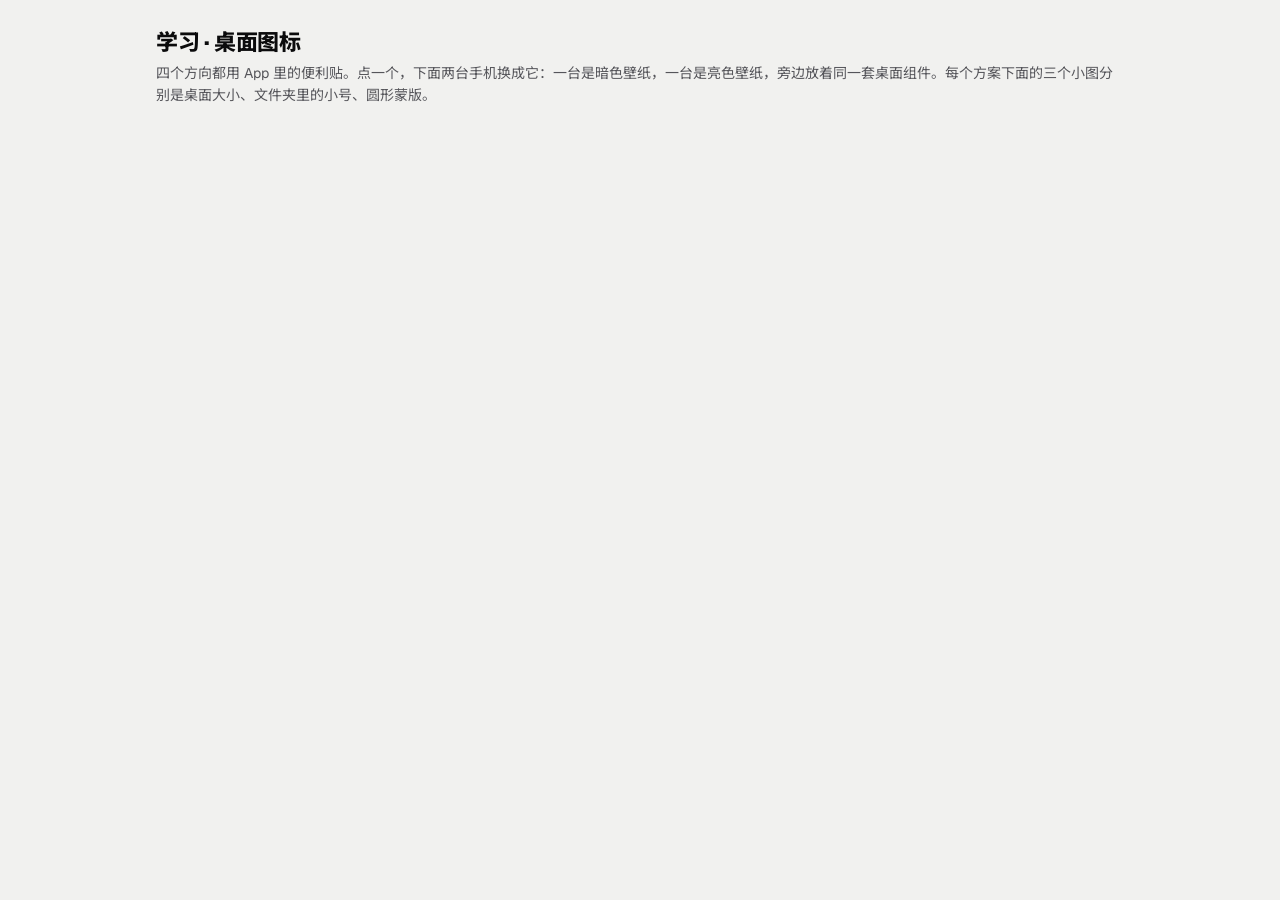
<file: design/图标对比.src.html>
<!doctype html>
<html lang="zh-CN">
<head>
<meta charset="utf-8">
<meta name="viewport" content="width=device-width,initial-scale=1">
<title>学习 App 图标</title>
<link href="https://fonts.googleapis.com/css2?family=Geist:wght@400;500;600;700;800&family=Noto+Sans+SC:wght@400;500;700&display=swap" rel="stylesheet" media="print" onload="this.media='all'">
<script>/*ROUGH*/</script>
<style>
  @font-face { font-family: Hand; src: url([data-uri]*HAND*/) format("woff2"); }
  :root { --ink: #0b0b0c; --ink2: #55555a; --mute: #8a8a8e; --line: #e4e4e2; }
  * { box-sizing: border-box; margin: 0; padding: 0; -webkit-tap-highlight-color: transparent; }
  body { background: #f1f1ef; color: var(--ink); font-family: Geist, "Noto Sans SC", sans-serif; -webkit-font-smoothing: antialiased; }
  button { font: inherit; color: inherit; background: none; border: 0; cursor: pointer; }
  .page { max-width: 1000px; margin: 0 auto; padding: 24px 16px 60px; }
  h1 { font-size: 22px; font-weight: 800; letter-spacing: -.01em; }
  .sub { margin-top: 6px; font-size: 14px; color: var(--ink2); line-height: 1.6; }

  /* 四个方案 */
  .opts { display: grid; grid-template-columns: repeat(4, 1fr); gap: 12px; margin-top: 18px; }
  .opt { background: #fff; border-radius: 18px; padding: 18px 14px 14px; text-align: left; border: 2px solid transparent; display: flex; flex-direction: column; align-items: center; }
  .opt.on { border-color: var(--ink); }
  .opt .big { width: 132px; height: 132px; }
  .opt .sizes { display: flex; align-items: flex-end; gap: 14px; margin-top: 16px; }
  .opt .sizes .ic:nth-child(1) { width: 56px; height: 56px; }
  .opt .sizes .ic:nth-child(2) { width: 40px; height: 40px; }
  .opt .sizes .ic.round:nth-child(3) { width: 56px; height: 56px; }
  .opt b { align-self: stretch; margin-top: 14px; font-size: 15px; }
  .opt p { align-self: stretch; margin-top: 4px; font-size: 12.5px; line-height: 1.55; color: var(--ink2); }

  /* 图标：画布 108，蒙版只露中间 72（和安卓自适应图标一样） */
  .ic { position: relative; border-radius: 24%; overflow: hidden; flex: none; box-shadow: 0 0 0 .5px rgba(0,0,0,.08); }
  .ic.round { border-radius: 50%; }
  .ic svg { position: absolute; inset: 0; width: 100%; height: 100%; display: block; }

  /* 桌面样机 */
  .ctl { display: flex; gap: 8px; justify-content: center; margin-top: 26px; }
  .ctl button { height: 34px; padding: 0 14px; border-radius: 17px; background: #fff; border: 1px solid #e0e0e0; font-size: 13px; }
  .ctl button.on { background: var(--ink); color: #fff; border-color: var(--ink); }
  .phones { display: flex; flex-wrap: wrap; gap: 28px; justify-content: center; margin-top: 18px; }
  .phone { position: relative; width: 360px; height: 760px; border-radius: 42px; overflow: hidden; box-shadow: 0 0 0 8px #141414, 0 24px 60px rgba(0,0,0,.18); }
  .ph > small { display: block; text-align: center; margin-bottom: 10px; color: var(--mute); font-size: 12px; }
  .wall { position: absolute; inset: 0; }
  .sb { position: relative; height: 40px; display: flex; justify-content: space-between; align-items: center; padding: 6px 26px 0; font-size: 14px; font-weight: 600; }
  .home { position: relative; padding: 14px 18px 0; }
  .wide { display: block; width: 100%; border-radius: 22px; }
  .grid { display: grid; grid-template-columns: repeat(4, 1fr); row-gap: 20px; margin-top: 22px; }
  .app { display: flex; flex-direction: column; align-items: center; gap: 7px; font-size: 11.5px; }
  .app .ic { width: 58px; height: 58px; }
  .dock { position: absolute; left: 14px; right: 14px; bottom: 26px; height: 88px; border-radius: 30px; display: grid; grid-template-columns: repeat(4, 1fr); place-items: center; }
  .dock .ic { width: 58px; height: 58px; }
  .glyph { position: absolute; inset: 0; display: grid; place-items: center; }
  .glyph svg { position: static; width: 46%; height: 46%; }

  .dark .sb, .dark .app { color: #fff; }
  .dark .app span { text-shadow: 0 1px 3px rgba(0,0,0,.5); }
  .dark .dock { background: rgba(255,255,255,.12); backdrop-filter: blur(18px); -webkit-backdrop-filter: blur(18px); }
  .light .sb, .light .app { color: #1d1c1a; }
  .light .dock { background: rgba(255,255,255,.45); backdrop-filter: blur(18px); -webkit-backdrop-filter: blur(18px); }

  @media (max-width: 760px) { .opts { grid-template-columns: 1fr 1fr; } }
  @media (max-width: 420px) { .phone { width: calc(100vw - 48px); } .opt .big { width: 110px; height: 110px; } }
</style>
</head>
<body>
<div class="page">
  <h1>学习 · 桌面图标</h1>
  <p class="sub">四个方向都用 App 里的便利贴。点一个，下面两台手机换成它：一台是暗色壁纸，一台是亮色壁纸，旁边放着同一套桌面组件。每个方案下面的三个小图分别是桌面大小、文件夹里的小号、圆形蒙版。</p>
  <div class="opts" id="opts"></div>
  <div class="ctl" id="ctl"></div>
  <div class="phones" id="phones"></div>
</div>
<script>
const INK = "#1d1c1a", NS = "http://www.w3.org/2000/svg";
const PHOTO = { 1: "/*PHOTO1*/", 2: "/*PHOTO2*/" };
const WIDE = "/*WIDE*/";

// ── 每个方案：bg(rc, g) 画底层，fg(rc, g) 画前景；都在 108×108 的画布上 ──
const line = (s, w = 2.6, c = INK) => ({ seed: s, stroke: c, strokeWidth: w, roughness: 1.1, bowing: 1.2 });
const dot = (s) => ({ seed: s, stroke: INK, strokeWidth: 0.8, fill: INK, fillStyle: "solid", roughness: 0.4 });
const tapeOpt = (s) => ({ seed: s, stroke: "#9b978d", strokeWidth: 1.2, fill: "#dcd8cd", fillStyle: "hachure", hachureGap: 2.4, fillWeight: 1.1, roughness: 1.1 });
const el = (tag, attrs, kids = []) => { const n = document.createElementNS(NS, tag); for (const k in attrs) n.setAttribute(k, attrs[k]); kids.forEach((c) => c && n.appendChild(c)); return n; };
const g = (attrs, kids) => el("g", attrs, [].concat(...kids));

// App 里的便利贴小人（sketch.js 的 drawNote，100×100）
const mascot = (rc, s) => [
  rc.rectangle(18, 21, 64, 62, { seed: s, stroke: "none", fill: "#ffd84a", fillStyle: "hachure", hachureGap: 3, fillWeight: 2.4, hachureAngle: -42, roughness: 1.5 }),
  rc.path("M16 19 L84 20 L83 70 L69 85 L17 84 Z", line(s, 2.4)),
  rc.path("M83 70 L71 71 L69 85", line(s, 2)),
  rc.rectangle(37, 11, 26, 11, tapeOpt(s)),
  rc.ellipse(40, 46, 9, 10.5, dot(s)), rc.ellipse(60, 46, 9, 10.5, dot(s)),
  rc.path("M41 59 Q50 66 59 59", line(s, 2.4)),
];

const OPTS = [
  { k: "A", name: "整张便利贴", say: "图标本身就是一张黄纸：顶上一截胶带，右下角折起，中间是小人的脸。和桌面组件是同一张纸。",
    bg: (rc) => [el("rect", { width: 108, height: 108, fill: "#ffe98a" }),
      rc.rectangle(10, 10, 88, 88, { seed: 5, stroke: "none", fill: "#ffd84a", fillStyle: "hachure", hachureGap: 3.4, fillWeight: 1.6, hachureAngle: -42, roughness: 1.4 })],
    fg: (rc) => [
      rc.path("M90 74 L76 76 L74 90 L90 90 Z", { seed: 7, stroke: "none", fill: "#f2c93a", fillStyle: "solid", roughness: 0.6 }),
      rc.path("M90 74 L76 76 L74 90", line(7, 2.2)),
      rc.rectangle(40, 14, 28, 12, tapeOpt(4)),
      rc.ellipse(44, 52, 8.5, 10, dot(3)), rc.ellipse(64, 52, 8.5, 10, dot(3)),
      rc.path("M44 65 Q54 73 64 65", line(3, 3)),
    ] },
  { k: "B", name: "白底小人", say: "白底上贴着 App 里那个便利贴小人，歪一点。和 App 里引导、提示用的是同一个角色。",
    bg: () => [el("rect", { width: 108, height: 108, fill: "#ffffff" })],
    fg: (rc) => [g({ transform: "translate(54 56) rotate(-6) scale(.78) translate(-50 -48)" }, [mascot(rc, 3)])] },
  { k: "C", name: "真图便利贴", say: "拍出来的一张真便利贴，马克笔画的脸。和课程封面是同一种静物照片的风格。", photo: 1 },
  { k: "D", name: "学字", say: "黄底上手写一个「学」，左上角一截胶带。在一屏中文 App 里最好认，但没有小人。",
    bg: (rc) => [el("rect", { width: 108, height: 108, fill: "#ffd84a" })],
    fg: (rc) => [
      el("text", { x: 54, y: 72, "text-anchor": "middle", "font-family": "Hand", "font-size": 46, fill: INK }, [document.createTextNode("学")]),
      g({ transform: "translate(31 31) rotate(-38)" }, [rc.rectangle(-13, -5, 26, 10, tapeOpt(4))]),
    ] },
];
const PHOTO_OPTS = [{ k: "C", n: 1, label: "正面" }, { k: "C", n: 2, label: "俯拍" }];
let cur = "A", photoN = 1;

function iconSVG(o, round) {
  const svg = el("svg", { viewBox: "18 18 72 72", xmlns: NS });
  const rc = rough.svg(svg);
  if (o.photo) {
    // 照片当整张底图，画布 108 里照片铺满，露出中间 72
    svg.appendChild(el("image", { href: PHOTO[photoN], x: 6, y: 6, width: 96, height: 96, preserveAspectRatio: "xMidYMid slice" }));
  } else {
    o.bg(rc).forEach((n) => n && svg.appendChild(n));
    o.fg(rc).forEach((n) => n && svg.appendChild(n));
  }
  return svg;
}
function icon(o, cls = "") {
  const d = document.createElement("div"); d.className = "ic " + cls;
  d.appendChild(iconSVG(o)); return d;
}

// 旁边的应用：纯色底 + 白色简单图形，只当陪衬
const NB = [
  ["相机", "#3a3a3c", '<circle cx="12" cy="12" r="5" fill="none" stroke="#fff" stroke-width="2"/><rect x="3" y="6" width="18" height="13" rx="3" fill="none" stroke="#fff" stroke-width="2"/>'],
  ["相册", "#f2f2f2", '<circle cx="12" cy="12" r="7" fill="#ffb340"/><circle cx="12" cy="12" r="3.5" fill="#ff5e57"/>'],
  ["日历", "#ffffff", '<text x="12" y="17" text-anchor="middle" font-size="13" font-weight="700" fill="#e2492f" font-family="Geist">23</text>'],
  ["天气", "#4a9bff", '<circle cx="10" cy="10" r="4" fill="#ffd84a"/><rect x="7" y="12" width="13" height="6" rx="3" fill="#fff"/>'],
  ["音乐", "#ff4d6a", '<path d="M9 17V7l9-2v10" fill="none" stroke="#fff" stroke-width="2"/><circle cx="7.5" cy="17" r="2" fill="#fff"/><circle cx="16.5" cy="15" r="2" fill="#fff"/>'],
  ["备忘录", "#ffcc33", '<rect x="6" y="5" width="12" height="14" rx="2" fill="#fff"/><path d="M8.5 9h7M8.5 12h7M8.5 15h4" stroke="#c9a227" stroke-width="1.3"/>'],
  ["文件", "#2f6bff", '<path d="M5 8h5l2 2h7v8H5z" fill="#fff"/>'],
  ["设置", "#8e8e93", '<circle cx="12" cy="12" r="6" fill="none" stroke="#fff" stroke-width="2.4" stroke-dasharray="3 1.7"/><circle cx="12" cy="12" r="2.2" fill="#fff"/>'],
  ["时钟", "#1c1c1e", '<circle cx="12" cy="12" r="7" fill="none" stroke="#fff" stroke-width="1.6"/><path d="M12 8v4l3 2" stroke="#fff" stroke-width="1.6" fill="none"/>'],
  ["计算器", "#ff9f0a", '<path d="M7 9h10M7 15h10M12 12v6" stroke="#fff" stroke-width="2"/>'],
  ["电话", "#34c759", '<path d="M8 5l3 3-2 2a9 9 0 0 0 5 5l2-2 3 3-2 3C10 19 5 14 5 8z" fill="#fff"/>'],
  ["短信", "#34c759", '<path d="M5 7a3 3 0 0 1 3-3h8a3 3 0 0 1 3 3v6a3 3 0 0 1-3 3h-5l-4 3v-3a3 3 0 0 1-2-3z" fill="#fff"/>'],
  ["浏览器", "#ffffff", '<circle cx="12" cy="12" r="7" fill="none" stroke="#2f6bff" stroke-width="2"/><path d="M14.5 9.5l-1.5 3.5-3.5 1.5 1.5-3.5z" fill="#e2492f"/>'],
];
function nb(i) {
  const [name, bg, glyph] = NB[i];
  const d = document.createElement("div"); d.className = "app";
  d.innerHTML = `<div class="ic" style="background:${bg}"><div class="glyph"><svg viewBox="0 0 24 24">${glyph}</svg></div></div><span>${name}</span>`;
  return d;
}

// 暗色壁纸：黑底上几道铜橙色发光弧线（照小明现在的桌面）；亮色壁纸：浅暖灰
function wall(kind) {
  const w = document.createElement("div"); w.className = "wall";
  if (kind === "light") { w.style.background = "radial-gradient(120% 70% at 20% 10%, #fbf6ec 0%, #ece7dd 55%, #dcd8cf 100%)"; return w; }
  w.style.background = "#060505";
  w.innerHTML = `<svg viewBox="0 0 360 760" preserveAspectRatio="xMidYMid slice" style="width:100%;height:100%">
    <defs><filter id="glow" x="-50%" y="-50%" width="200%" height="200%"><feGaussianBlur stdDeviation="6"/></filter>
    <linearGradient id="cu" x1="0" y1="0" x2="1" y2="1"><stop offset="0" stop-color="#ff9a4a"/><stop offset=".6" stop-color="#c7612a"/><stop offset="1" stop-color="#5a2a12"/></linearGradient></defs>
    <g fill="none" stroke="url(#cu)">
      <circle cx="420" cy="980" r="560" stroke-width="10" filter="url(#glow)" opacity=".8"/><circle cx="420" cy="980" r="560" stroke-width="2"/>
      <circle cx="-80" cy="1060" r="520" stroke-width="8" filter="url(#glow)" opacity=".55"/><circle cx="-80" cy="1060" r="520" stroke-width="1.5" opacity=".8"/>
      <circle cx="520" cy="-140" r="380" stroke-width="6" filter="url(#glow)" opacity=".35"/><circle cx="520" cy="-140" r="380" stroke-width="1.2" opacity=".6"/>
    </g></svg>`;
  return w;
}
function phone(kind) {
  const o = OPTS.find((x) => x.k === cur);
  const box = document.createElement("div"); box.className = "ph";
  box.innerHTML = `<small>${kind === "dark" ? "暗色壁纸" : "亮色壁纸"}</small>`;
  const p = document.createElement("div"); p.className = "phone " + kind;
  p.appendChild(wall(kind));
  p.insertAdjacentHTML("beforeend", `<div class="sb"><span>22:20</span><span>5G ▮</span></div>`);
  const home = document.createElement("div"); home.className = "home";
  home.insertAdjacentHTML("beforeend", `<img class="wide" src="${WIDE}" alt="">`);
  const grid = document.createElement("div"); grid.className = "grid";
  [0, 1, 2, 3, 4, 5].forEach((i) => grid.appendChild(nb(i)));
  const me = document.createElement("div"); me.className = "app";
  me.appendChild(icon(o)); me.insertAdjacentHTML("beforeend", "<span>学习</span>");
  grid.appendChild(me);
  [6, 7, 8, 9, 12].forEach((i) => grid.appendChild(nb(i)));
  home.appendChild(grid); p.appendChild(home);
  const dock = document.createElement("div"); dock.className = "dock";
  [10, 11, 12, 0].forEach((i) => { const a = nb(i); a.querySelector("span").remove(); dock.appendChild(a); });
  p.appendChild(dock);
  box.appendChild(p); return box;
}

function render() {
  const opts = document.getElementById("opts"); opts.innerHTML = "";
  for (const o of OPTS) {
    const b = document.createElement("button"); b.className = "opt" + (o.k === cur ? " on" : "");
    b.appendChild(icon(o, "big"));
    const s = document.createElement("div"); s.className = "sizes";
    s.append(icon(o), icon(o), icon(o, "round")); b.appendChild(s);
    b.insertAdjacentHTML("beforeend", `<b>${o.k}　${o.name}</b><p>${o.say}</p>`);
    b.onclick = () => { cur = o.k; render(); };
    opts.appendChild(b);
  }
  const ctl = document.getElementById("ctl"); ctl.innerHTML = "";
  if (cur === "C") for (const x of PHOTO_OPTS) {
    const b = document.createElement("button"); b.className = photoN === x.n ? "on" : ""; b.textContent = "照片：" + x.label;
    b.onclick = () => { photoN = x.n; render(); }; ctl.appendChild(b);
  }
  const ph = document.getElementById("phones"); ph.innerHTML = "";
  ph.append(phone("dark"), phone("light"));
}
// 导出给安卓：前景、背景各一张（108 画布）
window.layers = (k) => {
  const o = OPTS.find((x) => x.k === k);
  const mk = (part) => { const svg = el("svg", { viewBox: "0 0 108 108", xmlns: NS, width: 432, height: 432 }); const rc = rough.svg(svg); o[part](rc).forEach((n) => n && svg.appendChild(n)); return svg.outerHTML; };
  return o.photo ? null : { bg: mk("bg"), fg: mk("fg") };
};
document.fonts.load("46px Hand", "学").then(render, render);
</script>
</body>
</html>
</file>
<file: web/fonts/lxgw/lxgw.css>
/* LXGW WenKai Screen [4] */
@font-face {
  font-family: 'LXGW WenKai Screen';
  font-style: normal;
  font-weight: 400;
  font-display: swap;
  src: url('./files/lxgwwenkaigbscreen-subset-4.woff2') format('woff2');
  unicode-range: U+1f1e9-1f1f5, U+1f1f7-1f1ff, U+1f21a, U+1f232, U+1f234-1f237, U+1f250-1f251, U+1f300, U+1f302-1f308, U+1f30a-1f311, U+1f315, U+1f319-1f320, U+1f324, U+1f327, U+1f32a, U+1f32c-1f32d, U+1f330-1f357, U+1f359-1f37e
}
/* LXGW WenKai Screen [5] */
@font-face {
  font-family: 'LXGW WenKai Screen';
  font-style: normal;
  font-weight: 400;
  font-display: swap;
  src: url('./files/lxgwwenkaigbscreen-subset-5.woff2') format('woff2');
  unicode-range: U+fee3, U+fef3, U+ff03-ff04, U+ff07, U+ff0a, U+ff17-ff19, U+ff1c-ff1d, U+ff20-ff3a, U+ff3c, U+ff3e-ff5b, U+ff5d, U+ff61-ff65, U+ff67-ff6a, U+ff6c, U+ff6f-ff78, U+ff7a-ff7d, U+ff80-ff84, U+ff86, U+ff89-ff8e, U+ff92, U+ff97-ff9b, U+ff9d-ff9f, U+ffe0-ffe4, U+ffe6, U+ffe9, U+ffeb, U+ffed, U+fffc, U+1f004, U+1f170-1f171, U+1f192-1f195, U+1f198-1f19a, U+1f1e6-1f1e8
}
/* LXGW WenKai Screen [6] */
@font-face {
  font-family: 'LXGW WenKai Screen';
  font-style: normal;
  font-weight: 400;
  font-display: swap;
  src: url('./files/lxgwwenkaigbscreen-subset-6.woff2') format('woff2');
  unicode-range: U+f0a7, U+f0b2, U+f0b7, U+f0c9, U+f0d8, U+f0da, U+f0dc-f0dd, U+f0e0, U+f0e6, U+f0eb, U+f0fc, U+f101, U+f104-f105, U+f107, U+f10b, U+f11b, U+f14b, U+f18a, U+f193, U+f1d6-f1d7, U+f244, U+f27a, U+f296, U+f2ae, U+f471, U+f4b3, U+f610-f611, U+f880-f881, U+f8ec, U+f8f5, U+f8ff, U+f901, U+f90a, U+f92c-f92d, U+f934, U+f937, U+f941, U+f965, U+f967, U+f969, U+f96b, U+f96f, U+f974, U+f978-f979, U+f97e, U+f981, U+f98a, U+f98e, U+f997, U+f99c, U+f9b2, U+f9b5, U+f9ba, U+f9be, U+f9ca, U+f9d0-f9d1, U+f9dd, U+f9e0-f9e1, U+f9e4, U+f9f7, U+fa00-fa01, U+fa08, U+fa0a, U+fa11, U+fb01-fb02, U+fdfc, U+fe0e, U+fe30-fe31, U+fe33-fe44, U+fe49-fe52, U+fe54-fe57, U+fe59-fe66, U+fe68-fe6b, U+fe8e, U+fe92-fe93, U+feae, U+feb8, U+fecb-fecc, U+fee0
}
/* LXGW WenKai Screen [21] */
@font-face {
  font-family: 'LXGW WenKai Screen';
  font-style: normal;
  font-weight: 400;
  font-display: swap;
  src: url('./files/lxgwwenkaigbscreen-subset-21.woff2') format('woff2');
  unicode-range: U+9f3d-9f3e, U+9f41, U+9f4a-9f4b, U+9f51-9f52, U+9f61-9f63, U+9f66-9f67, U+9f80-9f81, U+9f83, U+9f85-9f8d, U+9f90-9f91, U+9f94-9f96, U+9f98, U+9f9b-9f9c, U+9f9e, U+9fa0, U+9fa2, U+9ff4, U+a001, U+a007, U+a025, U+a046-a047, U+a057, U+a072, U+a078-a079, U+a083, U+a085, U+a100, U+a118, U+a132, U+a134, U+a1f4, U+a242, U+a4a6, U+a4aa, U+a4b0-a4b1, U+a4b3, U+a9c1-a9c2, U+ac00-ac01, U+ac04, U+ac08, U+ac10-ac11, U+ac13-ac16, U+ac19, U+ac1c-ac1d, U+ac24, U+ac70-ac71, U+ac74, U+ac77-ac78, U+ac80-ac81, U+ac83, U+ac8c, U+ac90, U+ac9f-aca0, U+aca8-aca9, U+acac, U+acb0, U+acbd, U+acc1, U+acc4, U+ace0-ace1, U+ace4, U+ace8, U+acf3, U+acf5, U+acfc-acfd, U+ad00, U+ad0c, U+ad11, U+ad1c, U+ad34, U+ad50, U+ad64, U+ad6c, U+ad70, U+ad74, U+ad7f, U+ad81, U+ad8c, U+adc0, U+adc8, U+addc, U+ade0, U+adf8-adf9, U+adfc, U+ae00, U+ae08-ae09, U+ae0b, U+ae30, U+ae34, U+ae38, U+ae40, U+ae4a, U+ae4c, U+ae54, U+ae68, U+aebc, U+aed8, U+af2c-af2d, U+af34
}
/* LXGW WenKai Screen [22] */
@font-face {
  font-family: 'LXGW WenKai Screen';
  font-style: normal;
  font-weight: 400;
  font-display: swap;
  src: url('./files/lxgwwenkaigbscreen-subset-22.woff2') format('woff2');
  unicode-range: U+9dfa, U+9e0a, U+9e11, U+9e1a, U+9e1e, U+9e20, U+9e22, U+9e28-9e2c, U+9e2e-9e33, U+9e35-9e3b, U+9e3e, U+9e40-9e44, U+9e46-9e4e, U+9e51, U+9e53, U+9e55-9e58, U+9e5a-9e5c, U+9e5e-9e63, U+9e66-9e6e, U+9e71, U+9e73, U+9e75, U+9e78-9e79, U+9e7c-9e7e, U+9e82, U+9e86-9e88, U+9e8b-9e8c, U+9e90-9e91, U+9e93, U+9e95, U+9e97, U+9e9d, U+9ea4-9ea5, U+9ea9-9eaa, U+9eb4-9eb5, U+9eb8-9eba, U+9ebc-9ebf, U+9ec3, U+9ec9, U+9ecd, U+9ed0, U+9ed2-9ed3, U+9ed5-9ed6, U+9ed9, U+9edc-9edd, U+9edf-9ee0, U+9ee2, U+9ee5, U+9ee7-9eea, U+9eef, U+9ef1, U+9ef3-9ef4, U+9ef6, U+9ef9, U+9efb-9efc, U+9efe, U+9f0b, U+9f0d, U+9f10, U+9f14, U+9f17, U+9f19, U+9f22, U+9f29, U+9f2c, U+9f2f, U+9f31, U+9f37, U+9f39
}
/* LXGW WenKai Screen [23] */
@font-face {
  font-family: 'LXGW WenKai Screen';
  font-style: normal;
  font-weight: 400;
  font-display: swap;
  src: url('./files/lxgwwenkaigbscreen-subset-23.woff2') format('woff2');
  unicode-range: U+9c3b, U+9c40, U+9c47-9c49, U+9c53, U+9c57, U+9c64, U+9c72, U+9c77-9c78, U+9c7b, U+9c7f-9c80, U+9c82-9c83, U+9c85-9c8c, U+9c8e-9c92, U+9c94-9c9b, U+9c9e-9ca3, U+9ca5-9ca7, U+9ca9, U+9cab, U+9cad-9cae, U+9cb1-9cb7, U+9cb9-9cbd, U+9cbf-9cc0, U+9cc3, U+9cc5-9cc7, U+9cc9-9cd1, U+9cd3-9cda, U+9cdc-9cdd, U+9cdf, U+9ce1-9ce3, U+9ce5, U+9ce9, U+9cee-9cef, U+9cf3-9cf4, U+9cf6, U+9cfc-9cfd, U+9d02, U+9d08-9d09, U+9d12, U+9d1b, U+9d1e, U+9d26, U+9d28, U+9d37, U+9d3b, U+9d3f, U+9d51, U+9d59, U+9d5c-9d5d, U+9d5f-9d61, U+9d6c, U+9d70, U+9d72, U+9d7a, U+9d7e, U+9d84, U+9d89, U+9d8f, U+9d92, U+9daf, U+9db4, U+9db8, U+9dbc, U+9dc4, U+9dc7, U+9dc9, U+9dd7, U+9ddf, U+9df2, U+9df9
}
/* LXGW WenKai Screen [24] */
@font-face {
  font-family: 'LXGW WenKai Screen';
  font-style: normal;
  font-weight: 400;
  font-display: swap;
  src: url('./files/lxgwwenkaigbscreen-subset-24.woff2') format('woff2');
  unicode-range: U+9a5f, U+9a62, U+9a65, U+9a69, U+9a6b, U+9a6e, U+9a75, U+9a77-9a7a, U+9a7d, U+9a80, U+9a83, U+9a85, U+9a87-9a8a, U+9a8d-9a8e, U+9a90, U+9a92-9a93, U+9a95-9a96, U+9a98-9a99, U+9a9b-9aa2, U+9aa5, U+9aa7, U+9aaf-9ab1, U+9ab5-9ab6, U+9ab9-9aba, U+9abc, U+9ac0-9ac4, U+9ac8, U+9acb-9acc, U+9ace-9acf, U+9ad1-9ad2, U+9ad9, U+9adf, U+9ae1, U+9ae3, U+9aea-9aeb, U+9aed-9aef, U+9af4, U+9af9, U+9afb, U+9b03-9b04, U+9b06, U+9b08, U+9b0d, U+9b0f-9b10, U+9b13, U+9b18, U+9b1a, U+9b1f, U+9b22-9b23, U+9b25, U+9b27-9b28, U+9b2a, U+9b2f, U+9b31-9b32, U+9b3b, U+9b43, U+9b46-9b49, U+9b4d-9b4e, U+9b51, U+9b56, U+9b58, U+9b5a, U+9b5c, U+9b5f, U+9b61-9b62, U+9b6f, U+9b77, U+9b80, U+9b88, U+9b8b, U+9b8e, U+9b91, U+9b9f-9ba0, U+9ba8, U+9baa-9bab, U+9bad-9bae, U+9bb0-9bb1, U+9bb8, U+9bc9-9bca, U+9bd3, U+9bd6, U+9bdb, U+9be8, U+9bf0-9bf1, U+9c02, U+9c10, U+9c15, U+9c24, U+9c2d, U+9c32, U+9c39
}
/* LXGW WenKai Screen [25] */
@font-face {
  font-family: 'LXGW WenKai Screen';
  font-style: normal;
  font-weight: 400;
  font-display: swap;
  src: url('./files/lxgwwenkaigbscreen-subset-25.woff2') format('woff2');
  unicode-range: U+98c8, U+98cf-98d6, U+98da-98db, U+98dd, U+98e1-98e2, U+98e7-98ea, U+98ec, U+98ee-98ef, U+98f2, U+98f4, U+98fc-98fe, U+9903, U+9905, U+9908, U+990a, U+990c-990d, U+9913-9914, U+9918, U+991a-991b, U+991e, U+9921, U+9928, U+992c, U+992e, U+9935, U+9938-9939, U+993d-993e, U+9945, U+994b-994c, U+9951-9952, U+9954-9955, U+9957, U+995e, U+9963, U+9966-9969, U+996b-996c, U+996f, U+9974-9975, U+9977-9979, U+997d-997e, U+9980-9981, U+9983-9984, U+9987, U+998a-998b, U+998d-9991, U+9993-9995, U+9997-9998, U+99a5, U+99ab-99ae, U+99b1, U+99b3-99b4, U+99bc, U+99bf, U+99c1, U+99c3-99c6, U+99cc, U+99d0, U+99d2, U+99d5, U+99db, U+99dd, U+99e1, U+99ed, U+99f1, U+99ff, U+9a01, U+9a03-9a04, U+9a0e-9a0f, U+9a11-9a13, U+9a19, U+9a1b, U+9a28, U+9a2b, U+9a30, U+9a32, U+9a37, U+9a40, U+9a45, U+9a4a, U+9a4d-9a4e, U+9a52, U+9a55, U+9a57, U+9a5a-9a5b
}
/* LXGW WenKai Screen [26] */
@font-face {
  font-family: 'LXGW WenKai Screen';
  font-style: normal;
  font-weight: 400;
  font-display: swap;
  src: url('./files/lxgwwenkaigbscreen-subset-26.woff2') format('woff2');
  unicode-range: U+972a, U+972d, U+9730, U+973d, U+9742, U+9744, U+9748-9749, U+9750-9751, U+975a-975c, U+9763, U+9765-9766, U+976c-976d, U+9773, U+9776, U+977a, U+977c, U+9784-9785, U+978e-978f, U+9791-9792, U+9794-9795, U+9798, U+979a, U+979e, U+97a3, U+97a5-97a6, U+97a8, U+97ab-97ac, U+97ae-97af, U+97b2, U+97b4, U+97c6, U+97cb-97cc, U+97d3, U+97d8, U+97dc, U+97e1, U+97ea-97eb, U+97ee, U+97fb, U+97fe-97ff, U+9801-9803, U+9805-9806, U+9808, U+980c, U+9810-9814, U+9817-9818, U+981e, U+9820-9821, U+9824, U+9828, U+982b-982d, U+9830, U+9834, U+9838-9839, U+983c, U+9846, U+984d-984f, U+9851-9852, U+9854-9855, U+9857-9858, U+985a-985b, U+9862-9863, U+9865, U+9867, U+986b, U+986f-9871, U+9877-9878, U+987c, U+9880, U+9883, U+9885, U+9889, U+988b-988f, U+9893-9895, U+9899-989b, U+989e-989f, U+98a1-98a2, U+98a5-98a7, U+98a9, U+98af, U+98b1, U+98b6, U+98ba, U+98be, U+98c3-98c4, U+98c6-98c7
}
/* LXGW WenKai Screen [27] */
@font-face {
  font-family: 'LXGW WenKai Screen';
  font-style: normal;
  font-weight: 400;
  font-display: swap;
  src: url('./files/lxgwwenkaigbscreen-subset-27.woff2') format('woff2');
  unicode-range: U+95b9-95ca, U+95cc-95cd, U+95d4-95d6, U+95d8, U+95e1-95e2, U+95e9, U+95f0-95f1, U+95f3, U+95f6, U+95fc, U+95fe-95ff, U+9602-9604, U+9606-960d, U+960f, U+9611-9613, U+9615-9617, U+9619-961b, U+961d, U+9621, U+9628, U+962f, U+963c-963e, U+9641-9642, U+9649, U+9654, U+965b-965f, U+9661, U+9663, U+9665, U+9667-9668, U+966c, U+9670, U+9672-9674, U+9678, U+967a, U+967d, U+9682, U+9685, U+9688, U+968a, U+968d-968e, U+9695, U+9697-9698, U+969e, U+96a0, U+96a3-96a4, U+96a8, U+96aa, U+96b0-96b1, U+96b3-96b4, U+96b7-96b9, U+96bb-96bd, U+96c9, U+96cb, U+96ce, U+96d1-96d2, U+96d6, U+96d9, U+96db-96dc, U+96de, U+96e0, U+96e3, U+96e9, U+96eb, U+96f0-96f2, U+96f9, U+96ff, U+9701-9702, U+9705, U+9708, U+970a, U+970e-970f, U+9711, U+9719, U+9727
}
/* LXGW WenKai Screen [28] */
@font-face {
  font-family: 'LXGW WenKai Screen';
  font-style: normal;
  font-weight: 400;
  font-display: swap;
  src: url('./files/lxgwwenkaigbscreen-subset-28.woff2') format('woff2');
  unicode-range: U+94e7-94ec, U+94ee-94f1, U+94f3, U+94f5, U+94f7, U+94f9, U+94fb-94fd, U+94ff, U+9503-9504, U+9506-9507, U+9509-950a, U+950d-950f, U+9511-9518, U+951a-9520, U+9522, U+9528-952d, U+9530-953a, U+953c-953f, U+9543-9546, U+9548-9550, U+9552-9555, U+9557-955b, U+955d-9568, U+956a-956d, U+9570-9574, U+9583, U+9586, U+9589, U+958e-958f, U+9591-9592, U+9594, U+9598-9599, U+959e-95a0, U+95a2-95a6, U+95a8-95b2, U+95b4, U+95b8
}
/* LXGW WenKai Screen [29] */
@font-face {
  font-family: 'LXGW WenKai Screen';
  font-style: normal;
  font-weight: 400;
  font-display: swap;
  src: url('./files/lxgwwenkaigbscreen-subset-29.woff2') format('woff2');
  unicode-range: U+9410-941a, U+941c-942b, U+942d-942e, U+9432-9433, U+9435, U+9438, U+943a, U+943e, U+9444, U+944a, U+9451-9452, U+945a, U+9462-9463, U+9465, U+9470-9487, U+948a-9492, U+9494-9498, U+949a, U+949c-949d, U+94a1, U+94a3-94a4, U+94a8, U+94aa-94ad, U+94af, U+94b2, U+94b4-94ba, U+94bc-94c0, U+94c4, U+94c6-94db, U+94de-94e6
}
/* LXGW WenKai Screen [30] */
@font-face {
  font-family: 'LXGW WenKai Screen';
  font-style: normal;
  font-weight: 400;
  font-display: swap;
  src: url('./files/lxgwwenkaigbscreen-subset-30.woff2') format('woff2');
  unicode-range: U+92b7, U+92b9, U+92c1, U+92c5-92c6, U+92c8, U+92cc, U+92d0, U+92d2, U+92e4, U+92ea, U+92ec-92ed, U+92f0, U+92f3, U+92f8, U+92fc, U+9304, U+9306, U+9310, U+9312, U+9315, U+9318, U+931a, U+931e, U+9320-9322, U+9324, U+9326-9329, U+932b-932c, U+932f, U+9331-9332, U+9335-9336, U+933e, U+9340-9341, U+934a-9360, U+9362-9363, U+9365-936b, U+936e, U+9375, U+937e, U+9382, U+938a, U+938c, U+938f, U+9393-9394, U+9396-9397, U+939a, U+93a2, U+93a7, U+93ac-93cd, U+93d0-93d1, U+93d6-93d8, U+93de-93df, U+93e1-93e2, U+93e4, U+93f8, U+93fb, U+93fd, U+940e-940f
}
/* LXGW WenKai Screen [31] */
@font-face {
  font-family: 'LXGW WenKai Screen';
  font-style: normal;
  font-weight: 400;
  font-display: swap;
  src: url('./files/lxgwwenkaigbscreen-subset-31.woff2') format('woff2');
  unicode-range: U+914c, U+914e-9150, U+9154, U+9157, U+915a, U+915d-915e, U+9161-9164, U+9169, U+9170, U+9172, U+9174, U+9179-917a, U+917d-917e, U+9182-9183, U+9185, U+918c-918d, U+9190-9191, U+919a, U+919c, U+91a1-91a4, U+91a8, U+91aa-91af, U+91b4-91b5, U+91b8, U+91ba, U+91be, U+91c0-91c1, U+91c6, U+91c8, U+91cb, U+91d0, U+91d2, U+91d7-91d8, U+91dd, U+91e3, U+91e6-91e7, U+91ed, U+91f0, U+91f5, U+91f9, U+9200, U+9205, U+9207-920a, U+920d-920e, U+9210, U+9214-9215, U+921c, U+921e, U+9221, U+9223-9227, U+9229-922a, U+922d, U+9234-9235, U+9237, U+9239-923a, U+923c-9240, U+9244-9246, U+9249, U+924e-924f, U+9251, U+9253, U+9257, U+925b, U+925e, U+9262, U+9264-9266, U+9268, U+926c, U+926f, U+9271, U+927b, U+927e, U+9280, U+9283, U+9285-928a, U+928e, U+9291, U+9293, U+9296, U+9298, U+929c-929d, U+92a8, U+92ab-92ae, U+92b3, U+92b6
}
/* LXGW WenKai Screen [32] */
@font-face {
  font-family: 'LXGW WenKai Screen';
  font-style: normal;
  font-weight: 400;
  font-display: swap;
  src: url('./files/lxgwwenkaigbscreen-subset-32.woff2') format('woff2');
  unicode-range: U+8fe2-8fe5, U+8fe8-8fe9, U+8fee, U+8ff3-8ff4, U+8ff8, U+8ffa, U+9004, U+900b, U+9011, U+9015-9016, U+901e, U+9021, U+9026, U+902d, U+902f, U+9031, U+9035-9036, U+9039-903a, U+9041, U+9044-9046, U+904a, U+904f-9052, U+9054-9055, U+9058-9059, U+905b-905e, U+9060-9062, U+9068-9069, U+906f, U+9072, U+9074, U+9076-907a, U+907c-907d, U+9081, U+9083, U+9085, U+9087-908b, U+908f, U+9095, U+9097, U+9099-909b, U+909d, U+90a0-90a1, U+90a8-90a9, U+90ac, U+90b0, U+90b2-90b4, U+90b6, U+90b8, U+90ba, U+90bd-90be, U+90c3-90c5, U+90c7-90c8, U+90cf-90d0, U+90d3, U+90d5, U+90d7, U+90da-90dc, U+90de, U+90e2, U+90e4, U+90e6-90e7, U+90ea-90eb, U+90ef, U+90f4-90f5, U+90f7, U+90fe-9100, U+9104, U+9109, U+910c, U+9112, U+9114-9115, U+9118, U+911c, U+911e, U+9120, U+9122-9123, U+9127, U+912d, U+912f-9132, U+9139-913a, U+9143, U+9146, U+9149-914a
}
/* LXGW WenKai Screen [33] */
@font-face {
  font-family: 'LXGW WenKai Screen';
  font-style: normal;
  font-weight: 400;
  font-display: swap;
  src: url('./files/lxgwwenkaigbscreen-subset-33.woff2') format('woff2');
  unicode-range: U+8e2d-8e31, U+8e34-8e35, U+8e39-8e3a, U+8e3d, U+8e40-8e42, U+8e47, U+8e49-8e4b, U+8e50-8e53, U+8e59-8e5a, U+8e5f-8e60, U+8e64, U+8e69, U+8e6c, U+8e70, U+8e74, U+8e76, U+8e7a-8e7c, U+8e7f, U+8e84-8e85, U+8e87, U+8e89, U+8e8b, U+8e8d, U+8e8f-8e90, U+8e94, U+8e99, U+8e9c, U+8e9e, U+8eaa, U+8eac, U+8eb0, U+8eb6, U+8ec0, U+8ec6, U+8eca-8ece, U+8ed2, U+8eda, U+8edf, U+8ee2, U+8eeb, U+8ef8, U+8efb-8efe, U+8f03, U+8f09, U+8f0b, U+8f12-8f15, U+8f1b, U+8f1d, U+8f1f, U+8f29-8f2a, U+8f2f, U+8f36, U+8f38, U+8f3b, U+8f3e-8f3f, U+8f44-8f45, U+8f49, U+8f4d-8f4e, U+8f5f, U+8f6b, U+8f6d, U+8f71-8f73, U+8f75-8f76, U+8f78-8f7a, U+8f7c, U+8f7e, U+8f81-8f82, U+8f84, U+8f87, U+8f8a-8f8b, U+8f8d-8f8f, U+8f94-8f95, U+8f97-8f9a, U+8fa6, U+8fad-8faf, U+8fb2, U+8fb5-8fb7, U+8fba-8fbc, U+8fbf, U+8fc2, U+8fcb, U+8fcd, U+8fd3, U+8fd5, U+8fd7, U+8fda
}
/* LXGW WenKai Screen [34] */
@font-face {
  font-family: 'LXGW WenKai Screen';
  font-style: normal;
  font-weight: 400;
  font-display: swap;
  src: url('./files/lxgwwenkaigbscreen-subset-34.woff2') format('woff2');
  unicode-range: U+8caf-8cb0, U+8cb3-8cb4, U+8cb6-8cb9, U+8cbb-8cbd, U+8cbf-8cc4, U+8cc7-8cc8, U+8cca, U+8ccd, U+8cd1, U+8cd3, U+8cdb-8cdc, U+8cde, U+8ce0, U+8ce2-8ce4, U+8ce6-8ce8, U+8cea, U+8ced, U+8cf4, U+8cf8, U+8cfa, U+8cfc-8cfd, U+8d04-8d05, U+8d07-8d08, U+8d0a, U+8d0d, U+8d0f, U+8d13-8d14, U+8d16, U+8d1b, U+8d20, U+8d2e, U+8d30, U+8d32-8d33, U+8d36, U+8d3b, U+8d3d, U+8d40, U+8d42-8d43, U+8d45-8d46, U+8d48-8d4a, U+8d4d, U+8d51, U+8d53, U+8d55, U+8d59, U+8d5c-8d5d, U+8d5f, U+8d61, U+8d66-8d67, U+8d6a, U+8d6d, U+8d71, U+8d73, U+8d84, U+8d90-8d91, U+8d94-8d95, U+8d99, U+8da8, U+8daf, U+8db1, U+8db5, U+8db8, U+8dba, U+8dbc, U+8dbf, U+8dc2, U+8dc4, U+8dc6, U+8dcb, U+8dce-8dcf, U+8dd6-8dd7, U+8dda-8ddb, U+8dde, U+8de1, U+8de3-8de4, U+8de9, U+8deb-8dec, U+8df0-8df1, U+8df6-8dfd, U+8e05, U+8e07, U+8e09-8e0a, U+8e0c, U+8e0e, U+8e10, U+8e14, U+8e1d-8e1f, U+8e23, U+8e26, U+8e2b-8e2c
}
/* LXGW WenKai Screen [35] */
@font-face {
  font-family: 'LXGW WenKai Screen';
  font-style: normal;
  font-weight: 400;
  font-display: swap;
  src: url('./files/lxgwwenkaigbscreen-subset-35.woff2') format('woff2');
  unicode-range: U+8b5e, U+8b60, U+8b6c, U+8b6f-8b70, U+8b72, U+8b74, U+8b77, U+8b7d, U+8b80, U+8b83, U+8b8a, U+8b8c, U+8b90, U+8b93, U+8b99-8b9a, U+8ba0, U+8ba3, U+8ba5-8ba7, U+8baa-8bac, U+8bb3-8bb5, U+8bb7, U+8bb9, U+8bc2-8bc3, U+8bc5, U+8bcb-8bcc, U+8bce-8bd0, U+8bd2-8bd4, U+8bd6, U+8bd8-8bd9, U+8bdc, U+8bdf, U+8be3-8be4, U+8be7-8be9, U+8beb-8bec, U+8bee, U+8bf0, U+8bf2-8bf3, U+8bf6, U+8bf9, U+8bfc-8bfd, U+8bff-8c00, U+8c02, U+8c04, U+8c06-8c07, U+8c0c, U+8c0f, U+8c11-8c12, U+8c14-8c1b, U+8c1d-8c21, U+8c24-8c25, U+8c27, U+8c2a-8c2c, U+8c2e-8c30, U+8c32-8c36, U+8c3f, U+8c47-8c4c, U+8c4e-8c50, U+8c54-8c56, U+8c62, U+8c68, U+8c6c, U+8c73, U+8c78, U+8c7a, U+8c82, U+8c85, U+8c89-8c8a, U+8c8d-8c8e, U+8c90, U+8c93-8c94, U+8c98, U+8c9d-8c9e, U+8ca0-8ca2, U+8ca7-8cac
}
/* LXGW WenKai Screen [36] */
@font-face {
  font-family: 'LXGW WenKai Screen';
  font-style: normal;
  font-weight: 400;
  font-display: swap;
  src: url('./files/lxgwwenkaigbscreen-subset-36.woff2') format('woff2');
  unicode-range: U+8a02-8a03, U+8a07-8a0a, U+8a0e-8a0f, U+8a13, U+8a15-8a18, U+8a1a-8a1b, U+8a1d, U+8a1f, U+8a22-8a23, U+8a25, U+8a2b, U+8a2d, U+8a31, U+8a33-8a34, U+8a36-8a38, U+8a3a, U+8a3c, U+8a3e, U+8a40-8a41, U+8a46, U+8a48, U+8a50, U+8a52, U+8a54-8a55, U+8a58, U+8a5b, U+8a5d-8a63, U+8a66, U+8a69-8a6b, U+8a6d-8a6e, U+8a70, U+8a72-8a73, U+8a7a, U+8a85, U+8a87, U+8a8a, U+8a8c-8a8d, U+8a90-8a92, U+8a95, U+8a98, U+8aa0-8aa1, U+8aa3-8aa6, U+8aa8-8aa9, U+8aac-8aae, U+8ab0, U+8ab2, U+8ab8-8ab9, U+8abc, U+8abe-8abf, U+8ac7, U+8acf, U+8ad2, U+8ad6-8ad7, U+8adb-8adc, U+8adf, U+8ae1, U+8ae6-8ae8, U+8aeb, U+8aed-8aee, U+8af1, U+8af3-8af4, U+8af7-8af8, U+8afa, U+8afe, U+8b00-8b02, U+8b07, U+8b0a, U+8b0c, U+8b0e, U+8b10, U+8b17, U+8b19, U+8b1b, U+8b1d, U+8b20-8b21, U+8b26, U+8b28, U+8b2c, U+8b33, U+8b39, U+8b3e-8b3f, U+8b41, U+8b45, U+8b49, U+8b4c, U+8b4f, U+8b57-8b58, U+8b5a, U+8b5c
}
/* LXGW WenKai Screen [37] */
@font-face {
  font-family: 'LXGW WenKai Screen';
  font-style: normal;
  font-weight: 400;
  font-display: swap;
  src: url('./files/lxgwwenkaigbscreen-subset-37.woff2') format('woff2');
  unicode-range: U+8869-886a, U+886e-886f, U+8872, U+8879, U+887d-887f, U+8882, U+8884-8886, U+8888, U+888f, U+8892-8893, U+889b, U+88a2, U+88a4, U+88a6, U+88a8, U+88aa, U+88ae, U+88b1, U+88b4, U+88b7, U+88bc, U+88c0, U+88c6-88c9, U+88ce-88cf, U+88d1-88d3, U+88d8, U+88db-88dd, U+88df, U+88e1-88e3, U+88e5, U+88e8, U+88ec, U+88f0-88f1, U+88f3-88f4, U+88fc-88fe, U+8900, U+8902, U+8906-8907, U+8909-890c, U+8912-8915, U+8918-891b, U+8921, U+8925, U+892b, U+8930, U+8932, U+8934, U+8936, U+893b, U+893d, U+8941, U+894c, U+8955-8956, U+8959, U+895c, U+895e-8960, U+8966, U+896a, U+896c, U+896f-8970, U+8972, U+897b, U+897e, U+8980, U+8983, U+8985, U+8987-8988, U+898c, U+898f, U+8993, U+8997, U+899a, U+89a1, U+89a7, U+89a9-89aa, U+89b2-89b3, U+89b7, U+89c0, U+89c7, U+89ca-89cc, U+89ce-89d1, U+89d6, U+89da, U+89dc, U+89de, U+89e5, U+89e7, U+89eb, U+89ef, U+89f1, U+89f3-89f4, U+89f8, U+89ff, U+8a01
}
/* LXGW WenKai Screen [38] */
@font-face {
  font-family: 'LXGW WenKai Screen';
  font-style: normal;
  font-weight: 400;
  font-display: swap;
  src: url('./files/lxgwwenkaigbscreen-subset-38.woff2') format('woff2');
  unicode-range: U+86e4, U+86e6, U+86e9, U+86ed, U+86ef-86f4, U+86f8-86f9, U+86fb, U+86fe, U+8703, U+8706-870a, U+870d, U+8711-8713, U+871a, U+871e, U+8722-8723, U+8725, U+8729, U+872e, U+8731, U+8734, U+8737, U+873a-873b, U+873e-8740, U+8742, U+8747-8748, U+8753, U+8755, U+8757-8758, U+875d, U+875f, U+8762-8766, U+8768, U+876e, U+8770, U+8772, U+8775, U+8778, U+877b-877e, U+8782, U+8785, U+8788, U+878b, U+8793, U+8797, U+879a, U+879e-87a0, U+87a2-87a3, U+87a8, U+87ab-87ad, U+87af, U+87b3, U+87b5, U+87bd, U+87c0, U+87c4, U+87c6, U+87ca-87cb, U+87d1-87d2, U+87db-87dc, U+87de, U+87e0, U+87e5, U+87ea, U+87ec, U+87ee, U+87f2-87f3, U+87fb, U+87fd-87fe, U+8802-8803, U+8805, U+880a-880b, U+880d, U+8813-8816, U+8819, U+881b, U+881f, U+8821, U+8823, U+8831-8832, U+8835-8836, U+8839, U+883b-883c, U+8844, U+8846, U+884a, U+884e, U+8852-8853, U+8855, U+8859, U+885b, U+885d-885e, U+8862, U+8864
}
/* LXGW WenKai Screen [39] */
@font-face {
  font-family: 'LXGW WenKai Screen';
  font-style: normal;
  font-weight: 400;
  font-display: swap;
  src: url('./files/lxgwwenkaigbscreen-subset-39.woff2') format('woff2');
  unicode-range: U+8532, U+8534-8535, U+8538-853a, U+853c, U+8543, U+8545, U+8548, U+854e, U+8553, U+8556-8557, U+8559, U+855e, U+8561, U+8564-8565, U+8568-856a, U+856d, U+856f-8570, U+8572, U+8576, U+8579-857b, U+8580, U+8585-8586, U+8588, U+858a, U+858f, U+8591, U+8594, U+8599, U+859c, U+85a2, U+85a4, U+85a6, U+85a8-85a9, U+85ab-85ac, U+85ae, U+85b7-85b9, U+85be, U+85c1, U+85c7, U+85cd, U+85d0, U+85d3, U+85d5, U+85dc-85dd, U+85df-85e0, U+85e5-85e6, U+85e8-85ea, U+85f4, U+85f9, U+85fe-85ff, U+8602, U+8605-8607, U+860a-860b, U+8616, U+8618, U+861a, U+8627, U+8629, U+862d, U+8638, U+863c, U+863f, U+864d, U+864f, U+8652-8655, U+865b-865c, U+865f, U+8662, U+8667, U+866c, U+866e, U+8671, U+8675, U+867a-867c, U+867f, U+868b, U+868d, U+8693, U+869c-869d, U+86a1, U+86a3-86a4, U+86a7-86a9, U+86ac, U+86af-86b1, U+86b4-86b6, U+86ba, U+86c0, U+86c4, U+86c6, U+86c9-86ca, U+86cd-86d1, U+86d4, U+86d8, U+86de-86df
}
/* LXGW WenKai Screen [40] */
@font-face {
  font-family: 'LXGW WenKai Screen';
  font-style: normal;
  font-weight: 400;
  font-display: swap;
  src: url('./files/lxgwwenkaigbscreen-subset-40.woff2') format('woff2');
  unicode-range: U+83b4, U+83b6, U+83b8, U+83ba, U+83bc-83bd, U+83bf-83c0, U+83c2, U+83c5, U+83c8-83c9, U+83cb, U+83d1, U+83d3-83d6, U+83d8, U+83db, U+83dd, U+83df, U+83e1, U+83e5, U+83ea-83eb, U+83f0, U+83f4, U+83f8-83f9, U+83fb, U+83fd, U+83ff, U+8401, U+8406, U+840a-840b, U+840f, U+8411, U+8418, U+841c, U+8420, U+8422-8424, U+8426, U+8429, U+842c, U+8438-8439, U+843b-843c, U+843f, U+8446-8447, U+8449, U+844e, U+8451-8452, U+8456, U+8459-845a, U+845c, U+8462, U+8466, U+846d, U+846f-8470, U+8473, U+8476-8478, U+847a, U+847d, U+8484-8485, U+8487, U+8489, U+848c, U+848e, U+8490, U+8493-8494, U+8497, U+849b, U+849e-849f, U+84a1, U+84a5, U+84a8, U+84af, U+84b4, U+84b9-84bf, U+84c1-84c2, U+84c5-84c7, U+84ca-84cb, U+84cd, U+84d0-84d1, U+84d3, U+84d6, U+84df-84e0, U+84e2-84e3, U+84e5-84e7, U+84ee, U+84f3, U+84f6, U+84fa, U+84fc, U+84ff-8500, U+850c, U+8511, U+8514-8515, U+8517-8518, U+851f, U+8523, U+8525-8526, U+8529, U+852b, U+852d
}
/* LXGW WenKai Screen [41] */
@font-face {
  font-family: 'LXGW WenKai Screen';
  font-style: normal;
  font-weight: 400;
  font-display: swap;
  src: url('./files/lxgwwenkaigbscreen-subset-41.woff2') format('woff2');
  unicode-range: U+82a9-82ab, U+82ae, U+82b0, U+82b2, U+82b4-82b6, U+82bc, U+82be, U+82c0-82c2, U+82c4-82c8, U+82ca-82cc, U+82ce, U+82d0, U+82d2-82d3, U+82d5-82d6, U+82d8-82d9, U+82dc-82de, U+82e0-82e4, U+82e7, U+82e9-82eb, U+82ed-82ee, U+82f3-82f4, U+82f7-82f8, U+82fa-8301, U+8306-8308, U+830c-830d, U+830f, U+8311, U+8313-8315, U+8318, U+831a-831b, U+831d, U+8324, U+8327, U+832a, U+832c-832d, U+832f, U+8331-8334, U+833a-833c, U+8340, U+8343-8345, U+8347-8348, U+834a, U+834c, U+834f, U+8351, U+8356, U+8358-835c, U+835e, U+8360, U+8364-8366, U+8368-836a, U+836c-836e, U+8373, U+8378, U+837b-837d, U+837f-8380, U+8382, U+8388, U+838a-838b, U+8392, U+8394, U+8396, U+8398-8399, U+839b-839c, U+83a0, U+83a2-83a3, U+83a8-83aa, U+83ae-83b0, U+83b3
}
/* LXGW WenKai Screen [42] */
@font-face {
  font-family: 'LXGW WenKai Screen';
  font-style: normal;
  font-weight: 400;
  font-display: swap;
  src: url('./files/lxgwwenkaigbscreen-subset-42.woff2') format('woff2');
  unicode-range: U+814d-814e, U+8151, U+8153, U+8158-815a, U+815e, U+8160, U+8166-8169, U+816b, U+816d, U+8171, U+8173-8174, U+8178, U+817c-817d, U+8182, U+8188, U+8191, U+8198-819b, U+81a0, U+81a3, U+81a5-81a6, U+81a9, U+81b6, U+81ba-81bb, U+81bd, U+81bf, U+81c1, U+81c3, U+81c6, U+81c9-81ca, U+81cc-81cd, U+81d1, U+81d3-81d4, U+81d8, U+81db-81dc, U+81de-81df, U+81e5, U+81e7-81e9, U+81eb-81ec, U+81ee-81ef, U+81f5, U+81f8, U+81fa, U+81fc, U+81fe, U+8200-8202, U+8204, U+8208-820a, U+820e-8210, U+8216-8218, U+821b-821c, U+8221-8224, U+8226-8228, U+822b, U+822d, U+822f, U+8232-8234, U+8237-8238, U+823a-823b, U+823e, U+8244, U+8249, U+824b, U+824f, U+8259-825a, U+825f, U+8266, U+8268, U+826e, U+8271, U+8276-8279, U+827d, U+827f, U+8283-8284, U+8288-828a, U+828d-8291, U+8293-8294, U+8296-8298, U+829f-82a1, U+82a3-82a4, U+82a7-82a8
}
/* LXGW WenKai Screen [43] */
@font-face {
  font-family: 'LXGW WenKai Screen';
  font-style: normal;
  font-weight: 400;
  font-display: swap;
  src: url('./files/lxgwwenkaigbscreen-subset-43.woff2') format('woff2');
  unicode-range: U+7ffa, U+7ffe, U+8004, U+8006, U+800b, U+800e, U+8011-8012, U+8014, U+8016, U+8018-8019, U+801c, U+801e, U+8026-802a, U+8031, U+8034-8035, U+8037, U+8043, U+804b, U+804d, U+8052, U+8056, U+8059, U+805e, U+8061, U+8068-8069, U+806e-8074, U+8076-8078, U+807c-8080, U+8082, U+8084-8085, U+8088, U+808f, U+8093, U+809c, U+809f, U+80ab, U+80ad-80ae, U+80b1, U+80b6-80b8, U+80bc-80bd, U+80c2, U+80c4, U+80ca, U+80cd, U+80d1, U+80d4, U+80d7, U+80d9-80db, U+80dd, U+80e0, U+80e4-80e5, U+80e7-80ed, U+80ef-80f1, U+80f3-80f4, U+80fc, U+8101, U+8104-8105, U+8107-8108, U+810c-810e, U+8112-8115, U+8117-8119, U+811b-811f, U+8121-8130, U+8132-8134, U+8137, U+8139, U+813f-8140, U+8142, U+8146, U+8148
}
/* LXGW WenKai Screen [44] */
@font-face {
  font-family: 'LXGW WenKai Screen';
  font-style: normal;
  font-weight: 400;
  font-display: swap;
  src: url('./files/lxgwwenkaigbscreen-subset-44.woff2') format('woff2');
  unicode-range: U+7ed7, U+7edb, U+7ee0-7ee2, U+7ee5-7ee6, U+7ee8, U+7eeb, U+7ef0-7ef2, U+7ef6, U+7efa-7efb, U+7efe, U+7f01-7f04, U+7f08, U+7f0a-7f12, U+7f17, U+7f19, U+7f1b-7f1c, U+7f1f, U+7f21-7f23, U+7f25-7f28, U+7f2a-7f33, U+7f35-7f37, U+7f3d, U+7f42, U+7f44-7f45, U+7f4c-7f4d, U+7f52, U+7f54, U+7f58-7f59, U+7f5d, U+7f5f-7f61, U+7f63, U+7f65, U+7f68, U+7f70-7f71, U+7f73-7f75, U+7f77, U+7f79, U+7f7d-7f7e, U+7f85-7f86, U+7f88-7f89, U+7f8b-7f8c, U+7f90-7f91, U+7f94-7f96, U+7f98-7f9b, U+7f9d, U+7f9f, U+7fa3, U+7fa7-7fa9, U+7fac-7fb2, U+7fb4, U+7fb6, U+7fb8, U+7fbc, U+7fbf-7fc0, U+7fc3, U+7fca, U+7fcc, U+7fce, U+7fd2, U+7fd5, U+7fd9-7fdb, U+7fdf, U+7fe3, U+7fe5-7fe7, U+7fe9, U+7feb-7fec, U+7fee-7fef, U+7ff1, U+7ff3-7ff4, U+7ff9
}
/* LXGW WenKai Screen [45] */
@font-face {
  font-family: 'LXGW WenKai Screen';
  font-style: normal;
  font-weight: 400;
  font-display: swap;
  src: url('./files/lxgwwenkaigbscreen-subset-45.woff2') format('woff2');
  unicode-range: U+7dc4, U+7dc7-7dc8, U+7dca-7dcd, U+7dcf, U+7dd1-7dd2, U+7dd4, U+7dd6-7dd8, U+7dda-7de0, U+7de2-7de6, U+7de8-7ded, U+7def, U+7df1-7df5, U+7df7, U+7df9, U+7dfb-7dfc, U+7dfe-7e02, U+7e04, U+7e08-7e0b, U+7e12, U+7e1b, U+7e1e, U+7e20, U+7e22-7e23, U+7e26, U+7e29, U+7e2b, U+7e2e-7e2f, U+7e31, U+7e37, U+7e39-7e3e, U+7e40, U+7e43-7e44, U+7e46-7e47, U+7e4a-7e4b, U+7e4d-7e4e, U+7e51, U+7e54-7e56, U+7e58-7e5b, U+7e5d-7e5e, U+7e61, U+7e66-7e67, U+7e69-7e6b, U+7e6d, U+7e70, U+7e73, U+7e77, U+7e79, U+7e7b-7e7d, U+7e81-7e82, U+7e8c-7e8d, U+7e8f, U+7e92-7e94, U+7e96, U+7e98, U+7e9a-7e9c, U+7e9e-7e9f, U+7ea1, U+7ea3, U+7ea5, U+7ea8-7ea9, U+7eab, U+7ead-7eae, U+7eb0, U+7ebb, U+7ebe, U+7ec0-7ec2, U+7ec9, U+7ecb-7ecc, U+7ed0, U+7ed4
}
/* LXGW WenKai Screen [46] */
@font-face {
  font-family: 'LXGW WenKai Screen';
  font-style: normal;
  font-weight: 400;
  font-display: swap;
  src: url('./files/lxgwwenkaigbscreen-subset-46.woff2') format('woff2');
  unicode-range: U+7ccc-7ccd, U+7cd7, U+7cdc, U+7cde, U+7ce0, U+7ce4-7ce5, U+7ce7-7ce8, U+7cec, U+7cf0, U+7cf5-7cf9, U+7cfc, U+7cfe, U+7d00, U+7d04-7d0b, U+7d0d, U+7d10-7d14, U+7d17-7d19, U+7d1b-7d1f, U+7d21, U+7d24-7d26, U+7d28-7d2a, U+7d2c-7d2e, U+7d30-7d31, U+7d33, U+7d35-7d36, U+7d38-7d3a, U+7d40, U+7d42-7d44, U+7d46, U+7d4b-7d4c, U+7d4f, U+7d51, U+7d54-7d56, U+7d58, U+7d5b-7d5c, U+7d5e, U+7d61-7d63, U+7d66, U+7d68, U+7d6a-7d6c, U+7d6f, U+7d71-7d73, U+7d75-7d77, U+7d79-7d7a, U+7d7e, U+7d81, U+7d84-7d8b, U+7d8d, U+7d8f, U+7d91, U+7d94, U+7d96, U+7d98-7d9a, U+7d9c-7da0, U+7da2, U+7da6, U+7daa-7db1, U+7db4-7db8, U+7dba-7dbf, U+7dc1
}
/* LXGW WenKai Screen [47] */
@font-face {
  font-family: 'LXGW WenKai Screen';
  font-style: normal;
  font-weight: 400;
  font-display: swap;
  src: url('./files/lxgwwenkaigbscreen-subset-47.woff2') format('woff2');
  unicode-range: U+7bc3-7bc4, U+7bc6, U+7bc8-7bcc, U+7bd1, U+7bd3-7bd4, U+7bd9-7bda, U+7bdd, U+7be0-7be1, U+7be4-7be6, U+7be9-7bea, U+7bef, U+7bf4, U+7bf6, U+7bfc, U+7bfe, U+7c01, U+7c03, U+7c07-7c08, U+7c0a-7c0d, U+7c0f, U+7c11, U+7c15-7c16, U+7c19, U+7c1e-7c21, U+7c23-7c24, U+7c26, U+7c28-7c33, U+7c35, U+7c37-7c3b, U+7c3d-7c3e, U+7c40-7c41, U+7c43, U+7c47-7c48, U+7c4c, U+7c50, U+7c53-7c54, U+7c59, U+7c5f-7c60, U+7c63-7c65, U+7c6c, U+7c6e, U+7c72, U+7c74, U+7c79-7c7a, U+7c7c, U+7c81-7c82, U+7c84-7c85, U+7c88, U+7c8a-7c91, U+7c93-7c96, U+7c99, U+7c9b-7c9e, U+7ca0-7ca2, U+7ca6-7ca9, U+7cac, U+7caf-7cb3, U+7cb5-7cb7, U+7cba-7cbd, U+7cbf-7cc2, U+7cc5, U+7cc7-7cc9
}
/* LXGW WenKai Screen [48] */
@font-face {
  font-family: 'LXGW WenKai Screen';
  font-style: normal;
  font-weight: 400;
  font-display: swap;
  src: url('./files/lxgwwenkaigbscreen-subset-48.woff2') format('woff2');
  unicode-range: U+7aca, U+7ad1-7ad2, U+7ada-7add, U+7ae1, U+7ae4, U+7ae6, U+7af4-7af7, U+7afa-7afb, U+7afd-7b0a, U+7b0c, U+7b0e-7b0f, U+7b13, U+7b15-7b16, U+7b18-7b19, U+7b1e-7b20, U+7b22-7b25, U+7b29-7b2b, U+7b2d-7b2e, U+7b30-7b3b, U+7b3e-7b3f, U+7b41-7b42, U+7b44-7b47, U+7b4a, U+7b4c-7b50, U+7b58, U+7b5a, U+7b5c, U+7b60, U+7b66-7b67, U+7b69, U+7b6c-7b6f, U+7b72-7b76, U+7b7b-7b7d, U+7b7f, U+7b82, U+7b85, U+7b87, U+7b8b-7b96, U+7b98-7b99, U+7b9b-7b9f, U+7ba2-7ba4, U+7ba6-7bac, U+7bae-7bb0, U+7bb4, U+7bb7-7bb9, U+7bbb, U+7bc0-7bc1
}
/* LXGW WenKai Screen [49] */
@font-face {
  font-family: 'LXGW WenKai Screen';
  font-style: normal;
  font-weight: 400;
  font-display: swap;
  src: url('./files/lxgwwenkaigbscreen-subset-49.woff2') format('woff2');
  unicode-range: U+797c, U+797e-7980, U+7982, U+7986-7987, U+7989-798e, U+7992, U+7994-7995, U+7997-7998, U+799a-799c, U+799f, U+79a3-79a6, U+79a8-79ac, U+79ae-79b1, U+79b3-79b5, U+79b8, U+79ba, U+79bf, U+79c2, U+79c6, U+79c8, U+79cf, U+79d5-79d6, U+79dd-79de, U+79e3, U+79e7-79e8, U+79eb, U+79ed, U+79f4, U+79f7-79f8, U+79fa, U+79fe, U+7a02-7a03, U+7a05, U+7a0a, U+7a14, U+7a17, U+7a19, U+7a1c, U+7a1e-7a1f, U+7a23, U+7a25-7a26, U+7a2c, U+7a2e, U+7a30-7a32, U+7a36-7a37, U+7a39, U+7a3c, U+7a40, U+7a42, U+7a47, U+7a49, U+7a4c-7a4f, U+7a51, U+7a55, U+7a5b, U+7a5d-7a5e, U+7a62-7a63, U+7a66, U+7a68-7a69, U+7a6b, U+7a70, U+7a78, U+7a80, U+7a85-7a88, U+7a8a, U+7a90, U+7a93-7a96, U+7a98, U+7a9b-7a9c, U+7a9e, U+7aa0-7aa1, U+7aa3, U+7aa8-7aaa, U+7aac-7ab0, U+7ab3, U+7ab8, U+7aba, U+7abd-7abf, U+7ac4-7ac5, U+7ac7-7ac8
}
/* LXGW WenKai Screen [50] */
@font-face {
  font-family: 'LXGW WenKai Screen';
  font-style: normal;
  font-weight: 400;
  font-display: swap;
  src: url('./files/lxgwwenkaigbscreen-subset-50.woff2') format('woff2');
  unicode-range: U+783e, U+7841-7844, U+7847-7849, U+784b-784c, U+784e-7854, U+7856-7857, U+7859-785a, U+7865, U+7869-786a, U+786d, U+786f, U+7876-7877, U+787c, U+787e-787f, U+7881, U+7887-7889, U+7893-7894, U+7898-789e, U+78a1, U+78a3, U+78a5, U+78a9, U+78ad, U+78b2, U+78b4, U+78b6, U+78b9-78ba, U+78bc, U+78bf, U+78c3, U+78c9, U+78cb, U+78d0-78d2, U+78d4, U+78d9-78da, U+78dc, U+78de, U+78e1, U+78e5-78e6, U+78ea, U+78ec, U+78ef, U+78f1-78f2, U+78f4, U+78fa-78fb, U+78fe, U+7901-7902, U+7905, U+7907, U+7909, U+790b-790c, U+790e, U+7910, U+7913, U+7919-791b, U+791e-791f, U+7921, U+7924, U+7926, U+792a-792b, U+7934, U+7936, U+7939, U+793b, U+793d, U+7940, U+7942-7943, U+7945-7947, U+7949-794a, U+794c, U+794e-7951, U+7953-7955, U+7957-795a, U+795c, U+795f-7960, U+7962, U+7964, U+7966-7967, U+7969, U+796b, U+796f, U+7972, U+7974, U+7979, U+797b
}
/* LXGW WenKai Screen [51] */
@font-face {
  font-family: 'LXGW WenKai Screen';
  font-style: normal;
  font-weight: 400;
  font-display: swap;
  src: url('./files/lxgwwenkaigbscreen-subset-51.woff2') format('woff2');
  unicode-range: U+770f, U+7712, U+7714, U+7716, U+7719-771b, U+771e, U+7721-7722, U+7726, U+7728, U+772b-7730, U+7732-7736, U+7739-773a, U+773d-773f, U+7743, U+7746-7747, U+774c-774f, U+7751-7752, U+7758-775a, U+775c-775e, U+7762, U+7765-7766, U+7768-776a, U+776c-776d, U+7771-7772, U+777a, U+777c-777e, U+7780, U+7785, U+7787, U+778b-778d, U+778f-7791, U+7793, U+779e-77a0, U+77a2, U+77a5, U+77ad, U+77af, U+77b4-77b7, U+77bd-77c0, U+77c2, U+77c5, U+77c7, U+77cd, U+77d6-77d7, U+77d9-77da, U+77dd-77de, U+77e7, U+77ea, U+77ec, U+77ef, U+77f8, U+77fb, U+77fd-77fe, U+7800, U+7803, U+7806, U+7809, U+780f-7812, U+7815, U+7817-7818, U+781a-781f, U+7821-7823, U+7825-7827, U+7829, U+782b-7830, U+7832-7833, U+7835, U+7837, U+7839-783c
}
/* LXGW WenKai Screen [52] */
@font-face {
  font-family: 'LXGW WenKai Screen';
  font-style: normal;
  font-weight: 400;
  font-display: swap;
  src: url('./files/lxgwwenkaigbscreen-subset-52.woff2') format('woff2');
  unicode-range: U+760a-760e, U+7610-7619, U+761b-761d, U+761f-7622, U+7625, U+7627-762a, U+762e-7630, U+7632-7635, U+7638-763a, U+763c-763d, U+763f-7640, U+7642-7643, U+7647-7648, U+764d-764e, U+7652, U+7654, U+7658, U+765a, U+765c, U+765e-765f, U+7661-7663, U+7665, U+7669, U+766c, U+766e-766f, U+7671-7673, U+7675-7676, U+7678-767a, U+767f, U+7681, U+7683, U+7688, U+768a-768c, U+768e, U+7690-7692, U+7695, U+7698, U+769a-769b, U+769d-76a0, U+76a2, U+76a4-76a7, U+76ab-76ac, U+76af-76b0, U+76b2, U+76b4-76b5, U+76ba-76bb, U+76bf, U+76c2-76c3, U+76c5, U+76c9, U+76cc-76ce, U+76dc-76de, U+76e1-76ea, U+76f1, U+76f9-76fb, U+76fd, U+76ff-7700, U+7703-7704, U+7707-7708, U+770c-770e
}
/* LXGW WenKai Screen [53] */
@font-face {
  font-family: 'LXGW WenKai Screen';
  font-style: normal;
  font-weight: 400;
  font-display: swap;
  src: url('./files/lxgwwenkaigbscreen-subset-53.woff2') format('woff2');
  unicode-range: U+74ef, U+74f4, U+74ff, U+7501, U+7503, U+7505, U+7508, U+750d, U+750f, U+7511, U+7513, U+7515, U+7517, U+7519, U+7521-7527, U+752a, U+752c-752d, U+752f, U+7534, U+7536, U+753a, U+753e, U+7540, U+7544, U+7547-754b, U+754d-754e, U+7550-7553, U+7556-7557, U+755a-755b, U+755d-755e, U+7560, U+7562, U+7564, U+7566-7568, U+756b-756c, U+756f-7573, U+7575, U+7579-757c, U+757e-757f, U+7581-7584, U+7587, U+7589-758e, U+7590, U+7592, U+7594, U+7596, U+7599-759a, U+759d, U+759f-75a0, U+75a3, U+75a5, U+75a8, U+75ac-75ad, U+75b0-75b1, U+75b3-75b5, U+75b8, U+75bd, U+75c1-75c4, U+75c8-75ca, U+75cc-75cd, U+75d4, U+75d6, U+75d9, U+75de, U+75e0, U+75e2-75e4, U+75e6-75ea, U+75f1-75f3, U+75f7, U+75f9-75fa, U+75fc, U+75fe-7601, U+7603, U+7605-7606, U+7608-7609
}
/* LXGW WenKai Screen [54] */
@font-face {
  font-family: 'LXGW WenKai Screen';
  font-style: normal;
  font-weight: 400;
  font-display: swap;
  src: url('./files/lxgwwenkaigbscreen-subset-54.woff2') format('woff2');
  unicode-range: U+73e7-73ea, U+73ee-73f0, U+73f2, U+73f4-73f5, U+73f7, U+73f9-73fa, U+73fc-73fd, U+73ff-7402, U+7404, U+7407-7408, U+740a-740f, U+7418, U+741a-741c, U+741e, U+7424-7425, U+7428-7429, U+742c-7430, U+7432, U+7435-7436, U+7438-743b, U+743e-7441, U+7443-7446, U+7448, U+744a-744b, U+7452, U+7457, U+745b, U+745d, U+7460, U+7462-7465, U+7467-746a, U+746d, U+746f, U+7471, U+7473-7474, U+7477, U+747a, U+747e, U+7481-7482, U+7484, U+7486, U+7488-748b, U+748e-748f, U+7493, U+7498, U+749a, U+749c-74a0, U+74a3, U+74a6, U+74a9-74aa, U+74ae, U+74b0-74b2, U+74b6, U+74b8-74ba, U+74bd, U+74bf, U+74c1, U+74c3, U+74c5, U+74c8, U+74ca, U+74cc, U+74cf, U+74d1-74d2, U+74d4-74d5, U+74d8-74db, U+74de-74e0, U+74e2, U+74e4-74e5, U+74e7-74e9, U+74ee
}
/* LXGW WenKai Screen [55] */
@font-face {
  font-family: 'LXGW WenKai Screen';
  font-style: normal;
  font-weight: 400;
  font-display: swap;
  src: url('./files/lxgwwenkaigbscreen-subset-55.woff2') format('woff2');
  unicode-range: U+72dd-72df, U+72e1, U+72e5-72e6, U+72e8, U+72ef-72f0, U+72f2-72f4, U+72f6-72f7, U+72f9-72fb, U+72fd, U+7300-7304, U+7307, U+730a-730c, U+7313-7317, U+731d-7322, U+7327, U+7329, U+732c-732d, U+7330-7331, U+7333, U+7335-7337, U+7339, U+733d-733e, U+7340, U+7342, U+7344-7345, U+734a, U+734d-7350, U+7352, U+7355, U+7357, U+7359, U+735f-7360, U+7362-7363, U+7365, U+7368, U+736c-736d, U+736f-7370, U+7372, U+7374-7376, U+7378, U+737a-737b, U+737d-737e, U+7382-7383, U+7386, U+7388, U+738a, U+738c-7393, U+7395, U+7397-739a, U+739c, U+739e, U+73a0-73a3, U+73a5-73a8, U+73aa, U+73ad, U+73b1, U+73b3, U+73b6-73b7, U+73b9, U+73c2, U+73c5-73c9, U+73cc, U+73ce-73d0, U+73d2, U+73d6, U+73d9, U+73db-73de, U+73e3, U+73e5-73e6
}
/* LXGW WenKai Screen [56] */
@font-face {
  font-family: 'LXGW WenKai Screen';
  font-style: normal;
  font-weight: 400;
  font-display: swap;
  src: url('./files/lxgwwenkaigbscreen-subset-56.woff2') format('woff2');
  unicode-range: U+719c, U+71a0, U+71a4-71a5, U+71a8, U+71af, U+71b1-71bc, U+71be, U+71c1-71c2, U+71c4, U+71c8-71cb, U+71ce-71d0, U+71d2, U+71d4, U+71d9-71da, U+71dc, U+71df-71e0, U+71e6-71e8, U+71ea, U+71ed-71ee, U+71f4, U+71f6, U+71f9, U+71fb-71fc, U+71ff-7200, U+7207, U+720c-720d, U+7210, U+7216, U+721a-721e, U+7223, U+7228, U+722b, U+722d-722e, U+7230, U+7232, U+723a-723c, U+723e-7242, U+7246, U+724b, U+724d-724e, U+7252, U+7256, U+7258, U+725a, U+725c-725d, U+7260, U+7264-7266, U+726a, U+726c, U+726e-726f, U+7271, U+7273-7274, U+7278, U+727b, U+727d-727e, U+7281-7282, U+7284, U+7287, U+728a, U+728d, U+728f, U+7292, U+729b, U+729f-72a0, U+72a7, U+72ad-72ae, U+72b0-72b5, U+72b7-72b8, U+72ba-72be, U+72c0-72c1, U+72c3, U+72c5-72c6, U+72c8, U+72cc-72ce, U+72d2, U+72d6, U+72db
}
/* LXGW WenKai Screen [57] */
@font-face {
  font-family: 'LXGW WenKai Screen';
  font-style: normal;
  font-weight: 400;
  font-display: swap;
  src: url('./files/lxgwwenkaigbscreen-subset-57.woff2') format('woff2');
  unicode-range: U+7005-7006, U+7009, U+700b, U+700d, U+7015, U+7018, U+701b, U+701d-701f, U+7023, U+7026-7028, U+702c, U+702e-7030, U+7035, U+7037, U+7039-703a, U+703c-703e, U+7044, U+7049-704b, U+704f, U+7051, U+7058, U+705a, U+705c-705e, U+7061, U+7064, U+7066, U+706c, U+707d, U+7080-7081, U+7085-7086, U+708a, U+708f, U+7091, U+7094-7095, U+7098-7099, U+709c-709d, U+709f, U+70a4, U+70a9-70aa, U+70af-70b2, U+70b4-70b7, U+70bb, U+70c0, U+70c3, U+70c7, U+70cb, U+70ce-70cf, U+70d4, U+70d9-70da, U+70dc-70dd, U+70e0, U+70e9, U+70ec, U+70f7, U+70fa, U+70fd, U+70ff, U+7104, U+7108-7109, U+710c, U+7110, U+7113-7114, U+7116-7118, U+711c, U+711e, U+7120, U+712e-712f, U+7131, U+713c, U+7142, U+7144-7147, U+7149-714b, U+7150, U+7152, U+7155-7156, U+7159-715a, U+715c, U+7161, U+7165-7166, U+7168-7169, U+716d, U+7173-7174, U+7176, U+7178, U+717a, U+717d, U+717f-7180, U+7184, U+7186-7188, U+7192, U+7198
}
/* LXGW WenKai Screen [58] */
@font-face {
  font-family: 'LXGW WenKai Screen';
  font-style: normal;
  font-weight: 400;
  font-display: swap;
  src: url('./files/lxgwwenkaigbscreen-subset-58.woff2') format('woff2');
  unicode-range: U+6ed8-6ed9, U+6edb, U+6edd, U+6edf-6ee0, U+6ee2, U+6ee6, U+6eea, U+6eec, U+6eee-6eef, U+6ef2-6ef3, U+6ef7-6efa, U+6efe, U+6f01, U+6f03, U+6f08-6f09, U+6f15-6f16, U+6f19, U+6f22-6f25, U+6f28-6f2a, U+6f2c-6f2d, U+6f2f, U+6f31-6f32, U+6f36-6f38, U+6f3f, U+6f43-6f46, U+6f48, U+6f4b, U+6f4e-6f4f, U+6f51, U+6f54-6f57, U+6f59-6f5b, U+6f5e-6f5f, U+6f61, U+6f64-6f67, U+6f69-6f6c, U+6f6f-6f72, U+6f74-6f76, U+6f78-6f7e, U+6f80-6f83, U+6f86, U+6f89, U+6f8b-6f8d, U+6f90, U+6f92, U+6f94, U+6f97-6f98, U+6f9b, U+6fa3-6fa5, U+6fa7, U+6faa, U+6faf, U+6fb1, U+6fb4, U+6fb6, U+6fb9, U+6fc1-6fcb, U+6fd1-6fd3, U+6fd5, U+6fdb, U+6fde-6fe1, U+6fe4, U+6fe9, U+6feb-6fec, U+6fee-6ff1, U+6ffa, U+6ffe
}
/* LXGW WenKai Screen [59] */
@font-face {
  font-family: 'LXGW WenKai Screen';
  font-style: normal;
  font-weight: 400;
  font-display: swap;
  src: url('./files/lxgwwenkaigbscreen-subset-59.woff2') format('woff2');
  unicode-range: U+6dc3, U+6dc5-6dc6, U+6dc9, U+6dcc, U+6dcf, U+6dd2-6dd3, U+6dd6, U+6dd9-6dde, U+6de0, U+6de4, U+6de6, U+6de8-6dea, U+6dec, U+6def-6df0, U+6df5-6df6, U+6df8, U+6dfa, U+6dfc, U+6e03-6e04, U+6e07-6e09, U+6e0b-6e0c, U+6e0e, U+6e11, U+6e13, U+6e15-6e16, U+6e19-6e1b, U+6e1e-6e1f, U+6e22, U+6e25-6e27, U+6e2b-6e2c, U+6e36-6e37, U+6e39-6e3a, U+6e3c-6e41, U+6e44-6e45, U+6e47, U+6e49-6e4b, U+6e4d-6e4e, U+6e51, U+6e53-6e55, U+6e5c-6e5f, U+6e61-6e63, U+6e65-6e67, U+6e6a-6e6b, U+6e6d-6e70, U+6e72-6e74, U+6e76-6e78, U+6e7c, U+6e80-6e82, U+6e86-6e87, U+6e89, U+6e8d, U+6e8f, U+6e96, U+6e98, U+6e9d-6e9f, U+6ea1, U+6ea5-6ea7, U+6eab, U+6eb1-6eb2, U+6eb4, U+6eb7, U+6ebb-6ebd, U+6ebf-6ec6, U+6ec8-6ec9, U+6ecc, U+6ecf-6ed0, U+6ed3-6ed4, U+6ed7
}
/* LXGW WenKai Screen [60] */
@font-face {
  font-family: 'LXGW WenKai Screen';
  font-style: normal;
  font-weight: 400;
  font-display: swap;
  src: url('./files/lxgwwenkaigbscreen-subset-60.woff2') format('woff2');
  unicode-range: U+6cb2, U+6cb4-6cb5, U+6cb7, U+6cba, U+6cbc-6cbd, U+6cc1-6cc3, U+6cc5-6cc7, U+6cd0-6cd4, U+6cd6-6cd7, U+6cd9-6cda, U+6cde-6ce0, U+6ce4, U+6ce6, U+6ce9, U+6ceb-6cef, U+6cf1-6cf2, U+6cf6-6cf7, U+6cfa, U+6cfe, U+6d03-6d05, U+6d07-6d08, U+6d0a, U+6d0c, U+6d0e-6d11, U+6d13-6d14, U+6d16, U+6d18-6d1a, U+6d1c, U+6d1f, U+6d22-6d23, U+6d26-6d29, U+6d2b, U+6d2e-6d30, U+6d33, U+6d35-6d36, U+6d38-6d3a, U+6d3c, U+6d3f, U+6d42-6d44, U+6d48-6d49, U+6d4d, U+6d50, U+6d52, U+6d54, U+6d56-6d58, U+6d5a-6d5c, U+6d5e, U+6d60-6d61, U+6d63-6d65, U+6d67, U+6d6c-6d6d, U+6d6f, U+6d75, U+6d7b-6d7d, U+6d87, U+6d8a, U+6d8e, U+6d90-6d9a, U+6d9c-6da0, U+6da2-6da3, U+6da7, U+6daa-6dac, U+6dae, U+6db3-6db4, U+6db6, U+6db8, U+6dbc, U+6dbf, U+6dc2
}
/* LXGW WenKai Screen [61] */
@font-face {
  font-family: 'LXGW WenKai Screen';
  font-style: normal;
  font-weight: 400;
  font-display: swap;
  src: url('./files/lxgwwenkaigbscreen-subset-61.woff2') format('woff2');
  unicode-range: U+6b85-6b86, U+6b89, U+6b8d, U+6b91-6b93, U+6b95, U+6b97-6b98, U+6b9a-6b9b, U+6b9e, U+6ba1-6ba4, U+6ba9-6baa, U+6bad, U+6baf-6bb0, U+6bb2-6bb3, U+6bba-6bbd, U+6bc0, U+6bc2, U+6bc6, U+6bca-6bcc, U+6bce, U+6bd0-6bd1, U+6bd3, U+6bd6-6bd8, U+6bda, U+6be1, U+6be6, U+6bec, U+6bf1, U+6bf3-6bf5, U+6bf9, U+6bfd, U+6c05-6c08, U+6c0d, U+6c10, U+6c15-6c1a, U+6c21, U+6c23-6c26, U+6c29-6c2d, U+6c30-6c33, U+6c35-6c37, U+6c39-6c3a, U+6c3c-6c3f, U+6c46, U+6c4a-6c4c, U+6c4e-6c50, U+6c54, U+6c56, U+6c59-6c5c, U+6c5e, U+6c63, U+6c67-6c69, U+6c6b, U+6c6d, U+6c6f, U+6c72-6c74, U+6c78-6c7a, U+6c7c, U+6c84-6c87, U+6c8b-6c8c, U+6c8f, U+6c91, U+6c93-6c96, U+6c98, U+6c9a, U+6c9d, U+6ca2-6ca4, U+6ca8-6ca9, U+6cac-6cae, U+6cb1
}
/* LXGW WenKai Screen [62] */
@font-face {
  font-family: 'LXGW WenKai Screen';
  font-style: normal;
  font-weight: 400;
  font-display: swap;
  src: url('./files/lxgwwenkaigbscreen-subset-62.woff2') format('woff2');
  unicode-range: U+6a01, U+6a06, U+6a09, U+6a0b, U+6a11, U+6a13, U+6a17-6a19, U+6a1b, U+6a1e, U+6a23, U+6a28-6a29, U+6a2b, U+6a2f-6a30, U+6a35, U+6a38-6a40, U+6a46-6a48, U+6a4a-6a4b, U+6a4e, U+6a50, U+6a52, U+6a5b, U+6a5e, U+6a62, U+6a65-6a67, U+6a6b, U+6a79, U+6a7c, U+6a7e-6a7f, U+6a84, U+6a86, U+6a8e, U+6a90-6a91, U+6a94, U+6a97, U+6a9c, U+6a9e, U+6aa0, U+6aa2, U+6aa4, U+6aa9, U+6aab, U+6aae-6ab0, U+6ab2-6ab3, U+6ab5, U+6ab7-6ab8, U+6aba-6abb, U+6abd, U+6abf, U+6ac2-6ac4, U+6ac6, U+6ac8, U+6acc, U+6ace, U+6ad2-6ad3, U+6ad8-6adc, U+6adf-6ae0, U+6ae4-6ae5, U+6ae7-6ae8, U+6afb, U+6b04-6b05, U+6b0d-6b13, U+6b16-6b17, U+6b19, U+6b24-6b25, U+6b2c, U+6b37-6b39, U+6b3b, U+6b3d, U+6b43, U+6b46, U+6b4e, U+6b50, U+6b53-6b54, U+6b58-6b59, U+6b5b, U+6b60, U+6b69, U+6b6d, U+6b6f-6b70, U+6b73-6b74, U+6b77-6b7a, U+6b80-6b84
}
/* LXGW WenKai Screen [63] */
@font-face {
  font-family: 'LXGW WenKai Screen';
  font-style: normal;
  font-weight: 400;
  font-display: swap;
  src: url('./files/lxgwwenkaigbscreen-subset-63.woff2') format('woff2');
  unicode-range: U+68e1, U+68e3-68e4, U+68e6-68ed, U+68ef-68f0, U+68f2, U+68f4, U+68f6-68f7, U+68f9, U+68fb-68fd, U+68ff-6902, U+6906-6908, U+690b, U+6910, U+691a-691c, U+691f-6920, U+6924-6925, U+692a, U+692d, U+6934, U+6939, U+693c-6945, U+694a-694b, U+6952-6954, U+6957, U+6959, U+695b, U+695d, U+695f, U+6962-6964, U+6966, U+6968-696c, U+696e-696f, U+6971, U+6973-6974, U+6978-6979, U+697d, U+697f-6980, U+6985, U+6987-698a, U+698d-698e, U+6994-6999, U+699b, U+69a3-69a4, U+69a6-69a7, U+69ab, U+69ad-69ae, U+69b1, U+69b7, U+69bb-69bc, U+69c1, U+69c3-69c5, U+69c7, U+69ca-69ce, U+69d0-69d1, U+69d3-69d4, U+69d7-69da, U+69e0, U+69e4, U+69e6, U+69ec-69ed, U+69f1-69f3, U+69f8, U+69fa-69fc, U+69fe-6a00
}
/* LXGW WenKai Screen [64] */
@font-face {
  font-family: 'LXGW WenKai Screen';
  font-style: normal;
  font-weight: 400;
  font-display: swap;
  src: url('./files/lxgwwenkaigbscreen-subset-64.woff2') format('woff2');
  unicode-range: U+6792-6793, U+6796, U+6798, U+679e-67a1, U+67a5, U+67a7-67a9, U+67ac-67ad, U+67b0-67b1, U+67b3, U+67b5, U+67b7, U+67b9, U+67bb-67bc, U+67c0-67c1, U+67c3, U+67c5-67ca, U+67d1-67d2, U+67d7-67d9, U+67dd-67df, U+67e2-67e4, U+67e6-67e9, U+67f0, U+67f5, U+67f7-67f8, U+67fa-67fb, U+67fd-67fe, U+6800-6801, U+6803-6804, U+6806, U+6809-680a, U+680c, U+680e, U+6812, U+681d-681f, U+6822, U+6824-6829, U+682b-682d, U+6831-6835, U+683b, U+683e, U+6840-6841, U+6844-6845, U+6849, U+684e, U+6853, U+6855-6856, U+685c-685d, U+685f-6862, U+6864, U+6866-6868, U+686b, U+686f, U+6872, U+6874, U+6877, U+687f, U+6883, U+6886, U+688f, U+689b, U+689f-68a0, U+68a2-68a3, U+68b1, U+68b6, U+68b9-68ba, U+68bc-68bf, U+68c1-68c4, U+68c6, U+68c8, U+68ca, U+68cc, U+68d0-68d1, U+68d3, U+68d7, U+68dd, U+68df
}
/* LXGW WenKai Screen [65] */
@font-face {
  font-family: 'LXGW WenKai Screen';
  font-style: normal;
  font-weight: 400;
  font-display: swap;
  src: url('./files/lxgwwenkaigbscreen-subset-65.woff2') format('woff2');
  unicode-range: U+663a-663b, U+663d, U+6641, U+6644-6645, U+6649, U+664c, U+664f, U+6654, U+6659, U+665b, U+665d-665e, U+6660-6667, U+6669, U+666b-666c, U+6671, U+6673, U+6677-6679, U+667c, U+6680-6681, U+6684-6685, U+6688-6689, U+668b-668e, U+6690, U+6692, U+6695, U+6698, U+669a, U+669d, U+669f-66a0, U+66a2-66a3, U+66a6, U+66aa-66ab, U+66b1-66b2, U+66b5, U+66b8-66b9, U+66bb, U+66be, U+66c1, U+66c6-66c9, U+66cc, U+66d5-66d8, U+66da-66dc, U+66de-66e2, U+66e8-66ea, U+66ec, U+66f1, U+66f3, U+66f7, U+66fa, U+66fd, U+6702, U+6705, U+670a, U+670f-6710, U+6713, U+6715, U+6719, U+6722-6723, U+6725-6727, U+6729, U+672d-672e, U+6732-6733, U+6736, U+6739, U+673b, U+673f, U+6744, U+6748, U+674c-674d, U+6753, U+6755, U+6762, U+6767, U+6769-676c, U+676e, U+6772-6773, U+6775, U+6777, U+677a-677d, U+6782-6783, U+6787, U+678a-678d, U+678f
}
/* LXGW WenKai Screen [66] */
@font-face {
  font-family: 'LXGW WenKai Screen';
  font-style: normal;
  font-weight: 400;
  font-display: swap;
  src: url('./files/lxgwwenkaigbscreen-subset-66.woff2') format('woff2');
  unicode-range: U+64f8, U+64fa, U+64fc, U+64fe-64ff, U+6503, U+6509, U+650f, U+6514, U+6518, U+651c-651e, U+6522-6525, U+652a-652c, U+652e, U+6530-6532, U+6534-6535, U+6537-6538, U+653a, U+653c-653d, U+6542, U+6549-654b, U+654d-654e, U+6553-6555, U+6557-6558, U+655d, U+6564, U+6569, U+656b, U+656d-656f, U+6571, U+6573, U+6575-6576, U+6578-657e, U+6581-6583, U+6585-6586, U+6589, U+658e-658f, U+6592-6593, U+6595-6596, U+659b, U+659d, U+659f-65a1, U+65a3, U+65ab-65ac, U+65b2, U+65b6-65b7, U+65ba-65bb, U+65be-65c0, U+65c2-65c4, U+65c6-65c8, U+65cc, U+65ce, U+65d0, U+65d2-65d3, U+65d6, U+65db, U+65dd, U+65e1, U+65e3, U+65ee-65f0, U+65f3-65f5, U+65f8, U+65fb-65fc, U+65fe-6600, U+6603, U+6607, U+6609, U+660b, U+6610-6611, U+6619-661a, U+661c-661e, U+6621, U+6624, U+6626, U+662a-662c, U+662e, U+6630-6631, U+6633-6634, U+6636
}
/* LXGW WenKai Screen [67] */
@font-face {
  font-family: 'LXGW WenKai Screen';
  font-style: normal;
  font-weight: 400;
  font-display: swap;
  src: url('./files/lxgwwenkaigbscreen-subset-67.woff2') format('woff2');
  unicode-range: U+63bc, U+63be, U+63c0, U+63c3-63c4, U+63c6, U+63c8, U+63cd-63ce, U+63d1, U+63d6, U+63da-63db, U+63de, U+63e0, U+63e3, U+63e9-63ea, U+63ee, U+63f2, U+63f5-63fa, U+63fc, U+63fe-6400, U+6406, U+640b-640d, U+6410, U+6414, U+6416-6417, U+641b, U+6420-6423, U+6425-6428, U+642a, U+6431-6432, U+6434-6437, U+643d-6442, U+6445, U+6448, U+6450-6452, U+645b-645f, U+6462, U+6465, U+6468, U+646d, U+646f-6471, U+6473, U+6477, U+6479-647d, U+6482-6485, U+6487-6488, U+648c, U+6490, U+6493, U+6496-649a, U+649d, U+64a0, U+64a5, U+64ab-64ac, U+64b1-64b7, U+64b9-64bb, U+64be-64c1, U+64c4, U+64c7, U+64c9-64cb, U+64d0, U+64d4, U+64d7-64d8, U+64da, U+64de, U+64e0-64e2, U+64e4, U+64e9, U+64ec, U+64f0-64f2, U+64f4, U+64f7
}
/* LXGW WenKai Screen [68] */
@font-face {
  font-family: 'LXGW WenKai Screen';
  font-style: normal;
  font-weight: 400;
  font-display: swap;
  src: url('./files/lxgwwenkaigbscreen-subset-68.woff2') format('woff2');
  unicode-range: U+623b, U+623d-623e, U+6243, U+6246, U+6248-6249, U+624c, U+6255, U+6259, U+625e, U+6260-6261, U+6265-6266, U+626a, U+6271, U+627a, U+627c-627d, U+6283, U+6286, U+6289, U+628e, U+6294, U+629c, U+629e-629f, U+62a1, U+62a8, U+62ba-62bb, U+62bf, U+62c2, U+62c4, U+62c8, U+62ca-62cb, U+62ce-62cf, U+62d1, U+62d7, U+62d9-62da, U+62dd, U+62e0-62e1, U+62e3-62e4, U+62e7, U+62eb, U+62ee, U+62f0, U+62f4-62f6, U+6308, U+630a-630e, U+6310, U+6312-6313, U+6317, U+6319, U+631b, U+631d-631f, U+6322, U+6326, U+6329, U+6331-6332, U+6334-6337, U+6339, U+633b-633c, U+633e-6340, U+6343, U+6347, U+634b-634e, U+6354, U+635c-635d, U+6368-6369, U+636d, U+636f-6372, U+6376, U+637a-637b, U+637d, U+6382-6383, U+6387, U+638a-638b, U+638d-638e, U+6391, U+6393-6397, U+6399, U+639b, U+639e-639f, U+63a1, U+63a3-63a4, U+63ac-63ae, U+63b1-63b5, U+63b7-63bb
}
/* LXGW WenKai Screen [69] */
@font-face {
  font-family: 'LXGW WenKai Screen';
  font-style: normal;
  font-weight: 400;
  font-display: swap;
  src: url('./files/lxgwwenkaigbscreen-subset-69.woff2') format('woff2');
  unicode-range: U+60fa, U+6100, U+6106, U+610d-610e, U+6112, U+6114-6115, U+6119, U+611c, U+6120, U+6122-6123, U+6126, U+6128-6130, U+6136-6137, U+613a, U+613d-613e, U+6144, U+6146-6147, U+614a-614b, U+6151, U+6153, U+6158, U+615a, U+615c-615d, U+615f, U+6161, U+6163-6165, U+616b-616c, U+616e, U+6171, U+6173-6177, U+617e, U+6182, U+6187, U+618a, U+618d-618e, U+6190-6191, U+6194, U+6199-619a, U+619c, U+619f, U+61a1, U+61a3-61a4, U+61a7-61a9, U+61ab-61ad, U+61b2-61b3, U+61b5-61b7, U+61ba-61bb, U+61bf, U+61c3-61c4, U+61c6-61c7, U+61c9-61cb, U+61d0-61d1, U+61d3-61d4, U+61d7, U+61da, U+61df-61e1, U+61e6, U+61ee, U+61f0, U+61f2, U+61f6-61f8, U+61fa, U+61fc-61fe, U+6200, U+6206-6207, U+6209, U+620b, U+620d-620e, U+6213-6215, U+6217, U+6219, U+621b-6223, U+6225-6226, U+622c, U+622e-6230, U+6232, U+6238
}
/* LXGW WenKai Screen [70] */
@font-face {
  font-family: 'LXGW WenKai Screen';
  font-style: normal;
  font-weight: 400;
  font-display: swap;
  src: url('./files/lxgwwenkaigbscreen-subset-70.woff2') format('woff2');
  unicode-range: U+5fd1-5fd6, U+5fda-5fde, U+5fe1-5fe2, U+5fe4-5fe5, U+5fea, U+5fed-5fee, U+5ff1-5ff3, U+5ff6, U+5ff8, U+5ffb, U+5ffe-5fff, U+6002-6006, U+600a, U+600d, U+600f, U+6014, U+6019, U+601b, U+6020, U+6023, U+6026, U+6029, U+602b, U+602e-602f, U+6031, U+6033, U+6035, U+6039, U+603f, U+6041-6043, U+6046, U+604f, U+6053-6054, U+6058-605b, U+605d-605e, U+6060, U+6063, U+6065, U+6067, U+606a-606c, U+6075, U+6078-6079, U+607b, U+607d, U+607f, U+6083, U+6085-6087, U+608a, U+608c, U+608e-608f, U+6092-6093, U+6095-6097, U+609b-609d, U+60a2, U+60a7, U+60a9-60ab, U+60ad, U+60af-60b1, U+60b3-60b6, U+60b8, U+60bb, U+60bd-60be, U+60c0-60c3, U+60c6-60c9, U+60cb, U+60ce, U+60d3-60d4, U+60d7-60db, U+60dd, U+60e1-60e4, U+60e6, U+60ea, U+60ec-60ee, U+60f0-60f1, U+60f4, U+60f6
}
/* LXGW WenKai Screen [71] */
@font-face {
  font-family: 'LXGW WenKai Screen';
  font-style: normal;
  font-weight: 400;
  font-display: swap;
  src: url('./files/lxgwwenkaigbscreen-subset-71.woff2') format('woff2');
  unicode-range: U+5ea3-5ea5, U+5ea8, U+5eab, U+5eaf, U+5eb3, U+5eb5-5eb6, U+5eb9, U+5ebe, U+5ec1-5ec3, U+5ec6, U+5ec8, U+5ecb-5ecc, U+5ed1-5ed2, U+5ed4, U+5ed9-5edb, U+5edd, U+5edf-5ee0, U+5ee2-5ee3, U+5ee8, U+5eea, U+5eec, U+5eef-5ef0, U+5ef3-5ef4, U+5ef8, U+5efb-5efc, U+5efe-5eff, U+5f01, U+5f07, U+5f0b-5f0e, U+5f10-5f12, U+5f14, U+5f1a, U+5f22, U+5f28-5f29, U+5f2c-5f2d, U+5f35-5f36, U+5f38, U+5f3b-5f43, U+5f45-5f4a, U+5f4c-5f4e, U+5f50, U+5f54, U+5f56-5f59, U+5f5b-5f5f, U+5f61, U+5f63, U+5f65, U+5f67-5f68, U+5f6b, U+5f6e-5f6f, U+5f72-5f78, U+5f7a, U+5f7e-5f7f, U+5f82-5f83, U+5f87, U+5f89-5f8a, U+5f8d, U+5f91, U+5f93, U+5f95, U+5f98-5f99, U+5f9c, U+5f9e, U+5fa0, U+5fa6-5fa9, U+5fac-5fad, U+5faf, U+5fb3-5fb5, U+5fb9, U+5fbc, U+5fc4, U+5fc9, U+5fcb, U+5fce-5fd0
}
/* LXGW WenKai Screen [72] */
@font-face {
  font-family: 'LXGW WenKai Screen';
  font-style: normal;
  font-weight: 400;
  font-display: swap;
  src: url('./files/lxgwwenkaigbscreen-subset-72.woff2') format('woff2');
  unicode-range: U+5d32-5d34, U+5d3c-5d3e, U+5d41-5d44, U+5d46-5d48, U+5d4a-5d4b, U+5d4e, U+5d50, U+5d52, U+5d55-5d58, U+5d5a-5d5d, U+5d68-5d69, U+5d6b-5d6c, U+5d6f, U+5d74, U+5d7f, U+5d82-5d89, U+5d8b-5d8c, U+5d8f, U+5d92-5d93, U+5d99, U+5d9d, U+5db2, U+5db6-5db7, U+5dba, U+5dbc-5dbd, U+5dc2-5dc3, U+5dc6-5dc7, U+5dc9, U+5dcc, U+5dd2, U+5dd4, U+5dd6-5dd8, U+5ddb-5ddc, U+5de3, U+5ded, U+5def, U+5df3, U+5df6, U+5dfa-5dfd, U+5dff-5e00, U+5e07, U+5e0f, U+5e11, U+5e13-5e14, U+5e19-5e1b, U+5e22, U+5e25, U+5e28, U+5e2a, U+5e2f-5e31, U+5e33-5e34, U+5e36, U+5e39-5e3c, U+5e3e, U+5e40, U+5e44, U+5e46-5e48, U+5e4c, U+5e4f, U+5e53-5e54, U+5e57, U+5e59, U+5e5b, U+5e5e-5e5f, U+5e61, U+5e63, U+5e6a-5e6b, U+5e75, U+5e77, U+5e79-5e7a, U+5e7e, U+5e80-5e81, U+5e83, U+5e85, U+5e87, U+5e8b, U+5e91-5e92, U+5e96, U+5e98, U+5e9b, U+5e9d, U+5ea0-5ea2
}
/* LXGW WenKai Screen [73] */
@font-face {
  font-family: 'LXGW WenKai Screen';
  font-style: normal;
  font-weight: 400;
  font-display: swap;
  src: url('./files/lxgwwenkaigbscreen-subset-73.woff2') format('woff2');
  unicode-range: U+5bf5-5bf6, U+5bfe, U+5c02-5c03, U+5c05, U+5c07-5c09, U+5c0b-5c0c, U+5c0e, U+5c10, U+5c12-5c13, U+5c15, U+5c17, U+5c19, U+5c1b-5c1c, U+5c1e-5c1f, U+5c22, U+5c25, U+5c28, U+5c2a-5c2b, U+5c2f-5c30, U+5c37, U+5c3b, U+5c43-5c44, U+5c46-5c47, U+5c4d, U+5c50, U+5c59, U+5c5b-5c5c, U+5c62-5c64, U+5c66, U+5c6c, U+5c6e, U+5c74, U+5c78-5c7e, U+5c80, U+5c83-5c84, U+5c88, U+5c8b-5c8d, U+5c91, U+5c94-5c96, U+5c98-5c99, U+5c9c, U+5c9e, U+5ca1-5ca3, U+5cab-5cac, U+5cb1, U+5cb5, U+5cb7, U+5cba, U+5cbd-5cbf, U+5cc1, U+5cc3-5cc4, U+5cc7, U+5ccb, U+5cd2, U+5cd8-5cd9, U+5cdf-5ce0, U+5ce3-5ce6, U+5ce8-5cea, U+5ced, U+5cef, U+5cf3-5cf4, U+5cf6, U+5cf8, U+5cfd, U+5d00-5d04, U+5d06, U+5d08, U+5d0b-5d0d, U+5d0f-5d13, U+5d15, U+5d17-5d1a, U+5d1d-5d22, U+5d24-5d27, U+5d2e-5d31
}
/* LXGW WenKai Screen [74] */
@font-face {
  font-family: 'LXGW WenKai Screen';
  font-style: normal;
  font-weight: 400;
  font-display: swap;
  src: url('./files/lxgwwenkaigbscreen-subset-74.woff2') format('woff2');
  unicode-range: U+5ab2, U+5ab4-5ab5, U+5ab7-5aba, U+5abd-5abf, U+5ac3-5ac4, U+5ac6-5ac8, U+5aca-5acb, U+5acd, U+5acf-5ad2, U+5ad4, U+5ad8-5ada, U+5adc, U+5adf-5ae2, U+5ae4, U+5ae6, U+5ae8, U+5aea-5aed, U+5af0-5af3, U+5af5, U+5af9-5afb, U+5afd, U+5b01, U+5b05, U+5b08, U+5b0b-5b0c, U+5b11, U+5b16-5b17, U+5b1b, U+5b21-5b22, U+5b24, U+5b27-5b2e, U+5b30, U+5b32, U+5b34, U+5b36-5b38, U+5b3e-5b40, U+5b43, U+5b45, U+5b4a-5b4b, U+5b51-5b53, U+5b56, U+5b5a-5b5b, U+5b62, U+5b65, U+5b67, U+5b6a-5b6e, U+5b70-5b71, U+5b73, U+5b7a-5b7b, U+5b7f-5b80, U+5b84, U+5b8d, U+5b91, U+5b93-5b95, U+5b9f, U+5ba5-5ba6, U+5bac, U+5bae, U+5bb8, U+5bc0, U+5bc3, U+5bcb, U+5bd0-5bd1, U+5bd4-5bd8, U+5bda-5bdc, U+5be2, U+5be4-5be7, U+5be9, U+5beb-5bec, U+5bee-5bf0, U+5bf2-5bf3
}
/* LXGW WenKai Screen [75] */
@font-face {
  font-family: 'LXGW WenKai Screen';
  font-style: normal;
  font-weight: 400;
  font-display: swap;
  src: url('./files/lxgwwenkaigbscreen-subset-75.woff2') format('woff2');
  unicode-range: U+5981, U+598f, U+5997-5998, U+599a, U+599c-599d, U+59a0-59a1, U+59a3-59a4, U+59a7, U+59aa-59ad, U+59af, U+59b2-59b3, U+59b5-59b6, U+59b8, U+59ba, U+59bd-59be, U+59c0-59c1, U+59c3-59c4, U+59c7-59ca, U+59cc-59cd, U+59cf, U+59d2, U+59d5-59d6, U+59d8-59d9, U+59db, U+59dd-59e0, U+59e2-59e7, U+59e9-59eb, U+59ee, U+59f1, U+59f3, U+59f5, U+59f7-59f9, U+59fd, U+5a06, U+5a08-5a0a, U+5a0c-5a0d, U+5a11-5a13, U+5a15-5a16, U+5a1a-5a1b, U+5a21-5a23, U+5a2d-5a2f, U+5a32, U+5a38, U+5a3c, U+5a3e-5a45, U+5a47, U+5a4a, U+5a4c-5a4d, U+5a4f-5a51, U+5a53, U+5a55-5a57, U+5a5e, U+5a60, U+5a62, U+5a65-5a67, U+5a6a, U+5a6c-5a6d, U+5a72-5a73, U+5a75-5a76, U+5a79-5a7c, U+5a81-5a84, U+5a8c, U+5a8e, U+5a93, U+5a96-5a97, U+5a9c, U+5a9e, U+5aa0, U+5aa3-5aa4, U+5aaa, U+5aae-5aaf, U+5ab1
}
/* LXGW WenKai Screen [76] */
@font-face {
  font-family: 'LXGW WenKai Screen';
  font-style: normal;
  font-weight: 400;
  font-display: swap;
  src: url('./files/lxgwwenkaigbscreen-subset-76.woff2') format('woff2');
  unicode-range: U+5831, U+583a, U+583d, U+583f-5842, U+5844-5846, U+5848, U+584a, U+584d, U+5852, U+5857, U+5859-585a, U+585c-585d, U+5862, U+5868-5869, U+586c-586d, U+586f-5873, U+5875, U+5879, U+587d-587e, U+5880-5881, U+5888-588a, U+588d, U+5892, U+5896-5898, U+589a, U+589c-589d, U+58a0-58a1, U+58a3, U+58a6, U+58a9, U+58ab-58ae, U+58b0, U+58b3, U+58bb-58bf, U+58c2-58c3, U+58c5-58c8, U+58ca, U+58cc, U+58ce, U+58d1-58d3, U+58d5, U+58d8-58d9, U+58de-58df, U+58e2, U+58e9, U+58ec, U+58ef, U+58f1-58f2, U+58f5, U+58f7-58f8, U+58fa, U+58fd, U+5900, U+5902, U+5906, U+5908-590c, U+590e, U+5910, U+5914, U+5919, U+591b, U+591d-591e, U+5920, U+5922-5925, U+5928, U+592c-592d, U+592f, U+5932, U+5936, U+593c, U+593e, U+5940-5942, U+5944, U+594c-594d, U+5950, U+5953, U+5958, U+595a, U+5961, U+5966-5968, U+596a, U+596c-596e, U+5977, U+597b-597c
}
/* LXGW WenKai Screen [77] */
@font-face {
  font-family: 'LXGW WenKai Screen';
  font-style: normal;
  font-weight: 400;
  font-display: swap;
  src: url('./files/lxgwwenkaigbscreen-subset-77.woff2') format('woff2');
  unicode-range: U+570a, U+570c-570d, U+570f, U+5712-5713, U+5718-5719, U+571c, U+571e, U+5725, U+5727, U+5729-572a, U+572c, U+572e-572f, U+5734-5735, U+5739, U+573b, U+5741, U+5743, U+5745, U+5749, U+574c-574d, U+575c, U+5763, U+5768-5769, U+576b, U+576d-576e, U+5770, U+5773, U+5775, U+5777, U+577b-577c, U+5785-5786, U+5788, U+578c, U+578e-578f, U+5793-5795, U+5799-57a1, U+57a3-57a4, U+57a6-57aa, U+57ac-57ad, U+57af-57b2, U+57b4-57b6, U+57b8-57b9, U+57bd-57bf, U+57c2, U+57c4-57c8, U+57cc-57cd, U+57cf, U+57d2, U+57d5-57de, U+57e1-57e2, U+57e4-57e5, U+57e7, U+57eb, U+57ed, U+57ef, U+57f4-57f8, U+57fc-57fd, U+5800-5801, U+5803, U+5805, U+5807, U+5809, U+580b-580e, U+5811, U+5814, U+5819, U+581b-5820, U+5822-5823, U+5825-5826, U+582c, U+582f
}
/* LXGW WenKai Screen [78] */
@font-face {
  font-family: 'LXGW WenKai Screen';
  font-style: normal;
  font-weight: 400;
  font-display: swap;
  src: url('./files/lxgwwenkaigbscreen-subset-78.woff2') format('woff2');
  unicode-range: U+5605-5606, U+5608, U+560c-560d, U+560f, U+5614, U+5616-5617, U+561a, U+561c, U+561e, U+5621-5625, U+5627, U+5629, U+562b-5630, U+5636, U+5638-563a, U+563c, U+5640-5642, U+5649, U+564c-5650, U+5653-5655, U+5657-565b, U+5660, U+5663-5664, U+5666, U+566b, U+566f-5671, U+5673-567c, U+567e, U+5684-5687, U+568c, U+568e-5693, U+5695, U+5697, U+569b-569c, U+569e-569f, U+56a1-56a2, U+56a4-56a9, U+56ac-56af, U+56b1, U+56b4, U+56b6-56b8, U+56bf, U+56c1-56c3, U+56c9, U+56cd, U+56d1, U+56d4, U+56d6-56d9, U+56dd, U+56df, U+56e1, U+56e3-56e6, U+56e8-56ec, U+56ee-56ef, U+56f1-56f3, U+56f5, U+56f7-56f9, U+56fc, U+56ff-5700, U+5703-5704, U+5709
}
/* LXGW WenKai Screen [79] */
@font-face {
  font-family: 'LXGW WenKai Screen';
  font-style: normal;
  font-weight: 400;
  font-display: swap;
  src: url('./files/lxgwwenkaigbscreen-subset-79.woff2') format('woff2');
  unicode-range: U+5519, U+551b, U+551d-551e, U+5520, U+5522-5523, U+5526-5527, U+552a-552c, U+5530, U+5532-5535, U+5537-5538, U+553b-5541, U+5543-5544, U+5547-5549, U+554b, U+554d, U+5550, U+5553, U+5555-5558, U+555b-555f, U+5567-5569, U+556b-5572, U+5574-5577, U+557b-557c, U+557e-557f, U+5581, U+5583, U+5585-5586, U+5588, U+558b-558c, U+558e-5591, U+5593, U+5599-559a, U+559f, U+55a5-55a6, U+55a8-55ac, U+55ae, U+55b0-55b3, U+55b6, U+55b9-55ba, U+55bc-55be, U+55c4, U+55c6-55c7, U+55c9, U+55cc-55d2, U+55d4-55db, U+55dd-55df, U+55e1, U+55e3-55e6, U+55ea-55ee, U+55f0-55f3, U+55f5-55f7, U+55fb, U+55fe, U+5600-5601
}
/* LXGW WenKai Screen [80] */
@font-face {
  font-family: 'LXGW WenKai Screen';
  font-style: normal;
  font-weight: 400;
  font-display: swap;
  src: url('./files/lxgwwenkaigbscreen-subset-80.woff2') format('woff2');
  unicode-range: U+53fb-5400, U+5402, U+5405-5407, U+540b, U+540f, U+5412, U+5414, U+5416, U+5418-541a, U+541d, U+5420-5423, U+5425, U+5429-542a, U+542d-542e, U+5431-5433, U+5436, U+543d, U+543f, U+5442-5443, U+5449, U+544b-544c, U+544e, U+5451-5454, U+5456, U+5459, U+545b-545c, U+5461, U+5463-5464, U+546a-5472, U+5474, U+5476-5478, U+547a, U+547e-5484, U+5486, U+548a, U+548d-548e, U+5490-5491, U+5494, U+5497-5499, U+549b, U+549d, U+54a1-54a7, U+54a9, U+54ab, U+54ad, U+54b4-54b5, U+54b9, U+54bb, U+54be-54bf, U+54c2-54c3, U+54c9-54cc, U+54cf-54d0, U+54d3, U+54d5-54d6, U+54d9-54da, U+54dc-54de, U+54e2, U+54e7, U+54f3-54f4, U+54f8-54f9, U+54fd-54ff, U+5501, U+5504-5506, U+550c-550f, U+5511-5514, U+5516-5517
}
/* LXGW WenKai Screen [81] */
@font-face {
  font-family: 'LXGW WenKai Screen';
  font-style: normal;
  font-weight: 400;
  font-display: swap;
  src: url('./files/lxgwwenkaigbscreen-subset-81.woff2') format('woff2');
  unicode-range: U+52a2, U+52a6-52a7, U+52ac-52ad, U+52af, U+52b4-52b5, U+52b9, U+52bb-52bc, U+52be, U+52c1, U+52c5, U+52ca, U+52cd, U+52d0, U+52d6-52d7, U+52d9, U+52db, U+52dd-52de, U+52e0, U+52e2-52e3, U+52e5, U+52e7-52f0, U+52f2-52f3, U+52f5-52f9, U+52fb-52fc, U+5302, U+5304, U+530b, U+530d, U+530f-5310, U+5315, U+531a, U+531c-531d, U+5321, U+5323, U+5326, U+532e-5331, U+5338, U+533c-533e, U+5340, U+5344-5345, U+534b-534d, U+5350, U+5354, U+5358, U+535d-535f, U+5363, U+5368-5369, U+536c, U+536e-536f, U+5372, U+5379-537b, U+537d, U+538d-538e, U+5390, U+5393-5394, U+5396, U+539b-539d, U+53a0-53a1, U+53a3-53a5, U+53a9, U+53ad-53ae, U+53b0, U+53b2-53b3, U+53b5-53b8, U+53bc, U+53be, U+53c1, U+53c3-53c7, U+53ce-53cf, U+53d2-53d3, U+53d5, U+53da, U+53de-53df, U+53e1-53e2, U+53e7-53e9, U+53f1, U+53f4-53f5, U+53fa
}
/* LXGW WenKai Screen [82] */
@font-face {
  font-family: 'LXGW WenKai Screen';
  font-style: normal;
  font-weight: 400;
  font-display: swap;
  src: url('./files/lxgwwenkaigbscreen-subset-82.woff2') format('woff2');
  unicode-range: U+5110, U+5113, U+5115, U+5117-5118, U+511a-511c, U+511e-511f, U+5121, U+5128, U+512b-512d, U+5131-5135, U+5137-5139, U+513c, U+5140, U+5142, U+5147, U+514c, U+514e-5150, U+5155-5158, U+5162, U+5169, U+5172, U+517f, U+5181-5184, U+5186-5187, U+518b, U+518f, U+5191, U+5195-5197, U+519a, U+51a2-51a3, U+51a6-51ab, U+51ad-51ae, U+51b1, U+51b4, U+51bc-51bd, U+51bf, U+51c3, U+51c7-51c8, U+51ca-51cb, U+51cd-51ce, U+51d4, U+51d6, U+51db-51dc, U+51e6, U+51e8-51eb, U+51f1, U+51f5, U+51fc, U+51ff, U+5202, U+5205, U+5208, U+520b, U+520d-520e, U+5215-5216, U+5228, U+522a, U+522c-522d, U+5233, U+523c-523d, U+523f-5240, U+5245, U+5247, U+5249, U+524b-524c, U+524e, U+5250, U+525b-525f, U+5261, U+5263-5264, U+5270, U+5273, U+5275, U+5277, U+527d, U+527f, U+5281-5285, U+5287, U+5289, U+528b, U+528d, U+528f, U+5291-5293, U+529a
}
/* LXGW WenKai Screen [83] */
@font-face {
  font-family: 'LXGW WenKai Screen';
  font-style: normal;
  font-weight: 400;
  font-display: swap;
  src: url('./files/lxgwwenkaigbscreen-subset-83.woff2') format('woff2');
  unicode-range: U+4fe3-4fe4, U+4fe6, U+4fe8, U+4feb-4fed, U+4ff3, U+4ff5-4ff6, U+4ff8, U+4ffe, U+5001, U+5005-5006, U+5009, U+500c, U+500f, U+5013-5018, U+501b-501e, U+5022-5025, U+5027-5028, U+502b-502e, U+5030, U+5033-5034, U+5036-5039, U+503b, U+5041-5043, U+5045-5046, U+5048-504a, U+504c-504e, U+5051, U+5053, U+5055-5057, U+505b, U+505e, U+5060, U+5062-5063, U+5067, U+506a, U+506c, U+5070-5072, U+5074-5075, U+5078, U+507b, U+507d-507e, U+5080, U+5088-5089, U+5091-5092, U+5095, U+5097-509e, U+50a2-50a3, U+50a5-50a7, U+50a9, U+50ad, U+50b3, U+50b5, U+50b7, U+50ba, U+50be, U+50c4-50c5, U+50c7, U+50ca, U+50cd, U+50d1, U+50d5-50d6, U+50da, U+50de, U+50e5-50e6, U+50ec-50ee, U+50f0-50f1, U+50f3, U+50f9-50fb, U+50fe-5102, U+5104, U+5106-5107, U+5109-510b, U+510d, U+510f
}
/* LXGW WenKai Screen [84] */
@font-face {
  font-family: 'LXGW WenKai Screen';
  font-style: normal;
  font-weight: 400;
  font-display: swap;
  src: url('./files/lxgwwenkaigbscreen-subset-84.woff2') format('woff2');
  unicode-range: U+4eb8-4eb9, U+4ebb-4ebe, U+4ec2-4ec4, U+4ec8-4ec9, U+4ecc, U+4ecf-4ed0, U+4ed2, U+4eda-4edb, U+4edd-4ee1, U+4ee6-4ee9, U+4eeb, U+4eee-4eef, U+4ef3-4ef5, U+4ef8-4efa, U+4efc, U+4f00, U+4f03-4f05, U+4f08-4f09, U+4f0b, U+4f0e, U+4f12-4f13, U+4f15, U+4f1b, U+4f1d, U+4f21-4f22, U+4f25, U+4f27-4f29, U+4f2b-4f2e, U+4f31-4f33, U+4f36-4f37, U+4f39, U+4f3e, U+4f40-4f41, U+4f43, U+4f47-4f49, U+4f54, U+4f57-4f58, U+4f5d-4f5e, U+4f61-4f62, U+4f64-4f65, U+4f67, U+4f6a, U+4f6e-4f6f, U+4f72, U+4f74-4f7e, U+4f80-4f82, U+4f84, U+4f89-4f8a, U+4f8e-4f98, U+4f9e, U+4fa1, U+4fa5, U+4fa9-4faa, U+4fac, U+4fb3, U+4fb6-4fb8, U+4fbd, U+4fc2, U+4fc5-4fc6, U+4fcd-4fce, U+4fd0-4fd1, U+4fd3, U+4fda-4fdc, U+4fdf-4fe0, U+4fe2
}
/* LXGW WenKai Screen [85] */
@font-face {
  font-family: 'LXGW WenKai Screen';
  font-style: normal;
  font-weight: 400;
  font-display: swap;
  src: url('./files/lxgwwenkaigbscreen-subset-85.woff2') format('woff2');
  unicode-range: U+3127-3129, U+3131, U+3134, U+3137, U+3139, U+3141-3142, U+3145, U+3147-3148, U+314b, U+314d-314e, U+315c, U+3160-3161, U+3163-3164, U+3186, U+318d, U+3192, U+3196-3198, U+319e-319f, U+3220-3229, U+3231, U+3268, U+3297, U+3299, U+32a3, U+338e-338f, U+3395, U+339c-339e, U+33c4, U+33d1-33d2, U+33d5, U+3434, U+34dc, U+34ee, U+353e, U+355d, U+3566, U+3575, U+3592, U+35a0-35a1, U+35ad, U+35ce, U+36a2, U+36ab, U+38a8, U+3dab, U+3de7, U+3deb, U+3e1a, U+3f1b, U+3f6d, U+4495, U+4723, U+48fa, U+4ca3, U+4e02, U+4e04-4e06, U+4e0c, U+4e0f, U+4e15, U+4e17, U+4e1f-4e21, U+4e26, U+4e29, U+4e2c, U+4e2f, U+4e31, U+4e35, U+4e37, U+4e3c, U+4e3f-4e42, U+4e44, U+4e46-4e47, U+4e57, U+4e5a-4e5c, U+4e64-4e65, U+4e67, U+4e69, U+4e6d, U+4e78, U+4e7f-4e82, U+4e85, U+4e87, U+4e8a, U+4e8d, U+4e93, U+4e96, U+4e98-4e99, U+4e9c, U+4e9e-4ea0, U+4ea2-4ea3, U+4ea5, U+4eb0-4eb1, U+4eb3-4eb6
}
/* LXGW WenKai Screen [86] */
@font-face {
  font-family: 'LXGW WenKai Screen';
  font-style: normal;
  font-weight: 400;
  font-display: swap;
  src: url('./files/lxgwwenkaigbscreen-subset-86.woff2') format('woff2');
  unicode-range: U+279c, U+279f-27a2, U+27a4-27a5, U+27a8, U+27b0, U+27b2-27b3, U+27b9, U+27e8-27e9, U+27f6, U+2800, U+28ec, U+2913, U+2921-2922, U+2934-2935, U+2a2f, U+2b05-2b07, U+2b50, U+2b55, U+2bc5-2bc6, U+2e1c-2e1d, U+2ebb, U+2f00, U+2f08, U+2f24, U+2f2d, U+2f2f-2f30, U+2f3c, U+2f45, U+2f63-2f64, U+2f74, U+2f83, U+2f8f, U+2fbc, U+3003, U+3005-3007, U+3012-3013, U+301c-301e, U+3021, U+3023-3024, U+3030, U+3034-3035, U+3041, U+3043, U+3045, U+3047, U+3049, U+3056, U+3058, U+305c, U+305e, U+3062, U+306c, U+3074, U+3077, U+307a, U+307c-307d, U+3080, U+308e, U+3090-3091, U+3099-309b, U+309d-309e, U+30a5, U+30bc, U+30be, U+30c2, U+30c5, U+30cc, U+30d8, U+30e2, U+30e8, U+30ee, U+30f0-30f2, U+30f4-30f6, U+30fd-30fe, U+3105-3126
}
/* LXGW WenKai Screen [87] */
@font-face {
  font-family: 'LXGW WenKai Screen';
  font-style: normal;
  font-weight: 400;
  font-display: swap;
  src: url('./files/lxgwwenkaigbscreen-subset-87.woff2') format('woff2');
  unicode-range: U+2650-2655, U+2658, U+265a-265b, U+265d-265e, U+2660-266d, U+266f, U+267b, U+2688, U+2693-2696, U+2698-2699, U+269c, U+26a0-26a1, U+26a4, U+26aa-26ab, U+26bd-26be, U+26c4-26c5, U+26d4, U+26e9, U+26f0-26f1, U+26f3, U+26f5, U+26fd, U+2702, U+2704-2706, U+2708-270f, U+2712-2718, U+271a-271b, U+271d, U+271f, U+2721, U+2724-2730, U+2732-2734, U+273a, U+273d-2744, U+2747-2749, U+274c, U+274e-274f, U+2753-2757, U+275b, U+275d-275e, U+2763, U+2765-2767, U+276e-276f, U+2776-277e, U+2780-2782, U+278a-278c, U+278e, U+2794-2796
}
/* LXGW WenKai Screen [88] */
@font-face {
  font-family: 'LXGW WenKai Screen';
  font-style: normal;
  font-weight: 400;
  font-display: swap;
  src: url('./files/lxgwwenkaigbscreen-subset-88.woff2') format('woff2');
  unicode-range: U+254b, U+2550-2551, U+2554, U+2557, U+255a-255b, U+255d, U+255f-2560, U+2562-2563, U+2565-2567, U+2569-256a, U+256c-2572, U+2579, U+2580-2595, U+25a1, U+25a3, U+25a9-25ad, U+25b0, U+25b3-25bb, U+25bd-25c2, U+25c4, U+25c8-25cb, U+25cd, U+25d0-25d1, U+25d4-25d5, U+25d8, U+25dc-25e6, U+25ea-25eb, U+25ef, U+25fe, U+2600-2604, U+2609, U+260e-260f, U+2611, U+2614-2615, U+2618, U+261a-2620, U+2622-2623, U+262a, U+262d-2630, U+2639-2640, U+2642, U+2648-264f
}
/* LXGW WenKai Screen [89] */
@font-face {
  font-family: 'LXGW WenKai Screen';
  font-style: normal;
  font-weight: 400;
  font-display: swap;
  src: url('./files/lxgwwenkaigbscreen-subset-89.woff2') format('woff2');
  unicode-range: U+23e9, U+23f0, U+23f3, U+2445, U+2449, U+2465-2471, U+2474-249b, U+24b8, U+24c2, U+24c7, U+24c9, U+24d0, U+24d2, U+24d4, U+24d8, U+24dd-24de, U+24e3, U+24e6, U+24e8, U+2500-2509, U+250b-2526, U+2528-2534, U+2536-2537, U+253b-2548, U+254a
}
/* LXGW WenKai Screen [90] */
@font-face {
  font-family: 'LXGW WenKai Screen';
  font-style: normal;
  font-weight: 400;
  font-display: swap;
  src: url('./files/lxgwwenkaigbscreen-subset-90.woff2') format('woff2');
  unicode-range: U+207b-2083, U+208c-208e, U+2092, U+20a6, U+20a8-20ad, U+20af, U+20b1, U+20b4-20b5, U+20b8-20ba, U+20bd, U+20db, U+20dd, U+20e0, U+20e3, U+2105, U+2109, U+2113, U+2116-2117, U+2120-2121, U+2126, U+212b, U+2133, U+2139, U+2194, U+2196-2199, U+21a0, U+21a9-21aa, U+21af, U+21b3, U+21b5, U+21ba-21bb, U+21c4, U+21ca, U+21cc, U+21d0-21d4, U+21e1, U+21e6-21e9, U+2200, U+2202, U+2205-2208, U+220f, U+2211-2212, U+2215, U+2217-2219, U+221d-2220, U+2223, U+2225, U+2227-222b, U+222e, U+2234-2237, U+223c-223d, U+2248, U+224c, U+2252, U+2256, U+2260-2261, U+2266-2267, U+226a-226b, U+226e-226f, U+2282-2283, U+2295, U+2297, U+2299, U+22a5, U+22b0-22b1, U+22b9, U+22bf, U+22c5-22c6, U+22ef, U+2304, U+2307, U+230b, U+2312-2314, U+2318, U+231a-231b, U+2323, U+239b, U+239d-239e, U+23a0
}
/* LXGW WenKai Screen [91] */
@font-face {
  font-family: 'LXGW WenKai Screen';
  font-style: normal;
  font-weight: 400;
  font-display: swap;
  src: url('./files/lxgwwenkaigbscreen-subset-91.woff2') format('woff2');
  unicode-range: U+1d34-1d35, U+1d38-1d3a, U+1d3c, U+1d3f-1d40, U+1d49, U+1d4e-1d4f, U+1d52, U+1d55, U+1d5b, U+1d5e, U+1d9c, U+1da0, U+1dc4-1dc5, U+1e69, U+1e73, U+1ea0-1ea9, U+1eab-1ead, U+1eaf, U+1eb1, U+1eb3, U+1eb5, U+1eb7, U+1eb9, U+1ebb, U+1ebd-1ebe, U+1ec0-1ec3, U+1ec5-1ec6, U+1ec9-1ecd, U+1ecf-1ed3, U+1ed5, U+1ed7-1edf, U+1ee1, U+1ee3, U+1ee5-1eeb, U+1eed, U+1eef-1ef1, U+1ef3, U+1ef7, U+1ef9, U+1f62, U+1f7b, U+2001-2002, U+2004-2006, U+2009-200a, U+200c-2012, U+2015-2016, U+201a, U+201e-2021, U+2023, U+2025, U+2027-2028, U+202a-202d, U+202f-2030, U+2032-2033, U+2035, U+2038, U+203c, U+203e-203f, U+2043-2044, U+2049, U+204d-204e, U+2060-2061, U+2070, U+2074-2078, U+207a
}
/* LXGW WenKai Screen [97] */
@font-face {
  font-family: 'LXGW WenKai Screen';
  font-style: normal;
  font-weight: 400;
  font-display: swap;
  src: url('./files/lxgwwenkaigbscreen-subset-97.woff2') format('woff2');
  unicode-range: U+2ae-2b3, U+2b5-2bf, U+2c2-2c3, U+2c6-2d1, U+2d8-2da, U+2dc, U+2e1-2e3, U+2e5, U+2eb, U+2ee-2f0, U+2f2-2f7, U+2f9-2ff, U+302-30d, U+311, U+31b, U+321-325, U+327-329, U+32b-32c, U+32e-32f, U+331-339, U+33c-33d, U+33f, U+348, U+352, U+35c, U+35e-35f, U+361, U+363, U+368, U+36c, U+36f, U+530-540, U+55d-55e, U+561, U+563, U+565, U+56b, U+56e-579
}
/* LXGW WenKai Screen [98] */
@font-face {
  font-family: 'LXGW WenKai Screen';
  font-style: normal;
  font-weight: 400;
  font-display: swap;
  src: url('./files/lxgwwenkaigbscreen-subset-98.woff2') format('woff2');
  unicode-range: U+176-17f, U+192, U+194, U+19a-19b, U+19d, U+1a0-1a1, U+1a3-1a4, U+1aa, U+1ac-1ad, U+1af-1bf, U+1d2, U+1d4, U+1d6, U+1d8, U+1da, U+1dc, U+1e3, U+1e7, U+1e9, U+1ee, U+1f0-1f1, U+1f3, U+1f5-1ff, U+219-21b, U+221, U+223-226, U+228, U+22b, U+22f, U+231, U+234-237, U+23a-23b, U+23d, U+250-252, U+254-255, U+259-25e, U+261-263, U+265, U+268, U+26a-26b, U+26f-277, U+279, U+27b-280, U+282-283, U+285, U+28a, U+28c, U+28f, U+292, U+294-296, U+298-29a, U+29c, U+29f, U+2a1-2a4, U+2a6-2a7, U+2a9, U+2ab
}
/* LXGW WenKai Screen [99] */
@font-face {
  font-family: 'LXGW WenKai Screen';
  font-style: normal;
  font-weight: 400;
  font-display: swap;
  src: url('./files/lxgwwenkaigbscreen-subset-99.woff2') format('woff2');
  unicode-range: U+a1-a4, U+a6-a8, U+aa, U+ac, U+af, U+b1, U+b3-b6, U+b8-ba, U+bc-d6, U+d8-de, U+e6, U+eb, U+ee-f0, U+f5, U+f7-f8, U+fb, U+fd-100, U+102, U+104-107, U+10d, U+10f-112, U+115, U+117, U+119, U+11b, U+11e-11f, U+121, U+123, U+125-127, U+129-12a, U+12d, U+12f-13f, U+141-142, U+144, U+146, U+14b-14c, U+14f-153, U+158-15b, U+15e-160, U+163-165, U+168-16a, U+16d-175
}
/* LXGW WenKai Screen [100] */
@font-face {
  font-family: 'LXGW WenKai Screen';
  font-style: normal;
  font-weight: 400;
  font-display: swap;
  src: url('./files/lxgwwenkaigbscreen-subset-100.woff2') format('woff2');
  unicode-range: U+221a, U+2264, U+2464, U+25a0, U+3008, U+4e10, U+512a, U+5152, U+5201, U+5241, U+5352, U+549a, U+54b2, U+54c6, U+54d7, U+54e1, U+5509, U+55c5, U+560e, U+5618, U+565c, U+56bc, U+5716, U+576f, U+5784, U+57a2, U+589f, U+5a20, U+5a25, U+5a29, U+5a34, U+5a7f, U+5ac9, U+5ad6, U+5b09, U+5b5c, U+5bc7, U+5c27, U+5d2d, U+5dcd, U+5f1b, U+5f37, U+604d, U+6055, U+6073, U+60eb, U+61ff, U+620c, U+62c7, U+62ed, U+6320, U+6345, U+6390, U+63b0, U+64ae, U+64c2, U+64d2, U+6556, U+663c, U+667e, U+66d9, U+66f8, U+6756, U+6789, U+689d, U+68f1, U+695e, U+6975, U+6a1f, U+6b0a, U+6b61, U+6b87, U+6c5d, U+6c7e, U+6c92, U+6d31, U+6df9, U+6e0d, U+6e2d, U+6f3e, U+70b3, U+70bd, U+70ca, U+70e8, U+725f, U+72e9, U+733f, U+7396, U+739f, U+7459-745a, U+74a7, U+75a1, U+75f0, U+76cf, U+76d4, U+7729, U+77aa, U+77b0, U+77e3, U+780c, U+78d5, U+7941, U+7977, U+797a, U+79c3, U+7a20, U+7a92, U+7b71, U+7bf1, U+7c9f, U+7eb6, U+7eca, U+7ef7, U+7f07, U+7f09, U+7f15, U+7f81, U+7fb9, U+8038, U+8098, U+80b4, U+8110, U+814b-814c, U+816e, U+818a, U+8205, U+8235, U+828b, U+82a5, U+82b7, U+82d4, U+82db, U+82df, U+8317, U+8338, U+8385-8386, U+83c1, U+83cf, U+8537, U+853b, U+854a, U+8715, U+8783, U+892a, U+8a71, U+8aaa, U+8d58, U+8dbe, U+8f67, U+8fab, U+8fc4, U+8fe6, U+9023, U+9084, U+9091, U+916a, U+91c9, U+91dc, U+94b3, U+9502, U+9523, U+9551, U+956f, U+960e, U+962a, U+962e, U+9647, U+96f3, U+9739, U+97a0, U+97ed, U+983b, U+985e, U+988a, U+9a6f, U+9a8b, U+9ab7, U+9ac5, U+9e25, U+e608, U+ff06, U+ff14-ff16
}
/* LXGW WenKai Screen [101] */
@font-face {
  font-family: 'LXGW WenKai Screen';
  font-style: normal;
  font-weight: 400;
  font-display: swap;
  src: url('./files/lxgwwenkaigbscreen-subset-101.woff2') format('woff2');
  unicode-range: U+161, U+926, U+928, U+939, U+93f-940, U+94d, U+e17, U+e22, U+e44, U+2463, U+25c7, U+25ce, U+2764, U+3009, U+3016-3017, U+4e4d, U+4e53, U+4f5a, U+4f70, U+4fae, U+4fd8, U+4ffa, U+5011, U+501a, U+516e, U+51c4, U+5225, U+5364, U+547b, U+5495, U+54e8, U+54ee, U+5594, U+55d3, U+55dc, U+55fd, U+5662, U+5669, U+566c, U+5742, U+5824, U+5834, U+598a, U+5992, U+59a9, U+5a04, U+5b75, U+5b7d, U+5bc5, U+5c49, U+5c90, U+5e1c, U+5e27, U+5e2b, U+5e37, U+5e90, U+618b, U+61f5, U+620a, U+6273, U+62f7, U+6342, U+6401-6402, U+6413, U+6512, U+655b, U+65a7, U+65f1, U+65f7, U+665f, U+6687, U+66a7, U+673d, U+67b8, U+6854, U+68d8, U+68fa, U+696d, U+6a02, U+6a0a, U+6a80, U+6b7c, U+6bd9, U+6c2e, U+6c76, U+6cf8, U+6d4a, U+6d85, U+6e24, U+6e32, U+6ec7, U+6ed5, U+6f88, U+700f, U+701a, U+7078, U+707c, U+70ac, U+70c1, U+7409, U+7422, U+7480, U+74a8, U+752b, U+7574, U+7656, U+7699, U+7737, U+785d, U+78be, U+79b9, U+7a3d, U+7a91, U+7a9f, U+7ae3, U+7b77, U+7c3f, U+7d1a, U+7d50, U+7d93, U+803f, U+8042, U+808b, U+8236, U+82b8-82b9, U+82ef, U+8309, U+836b, U+83ef, U+8431, U+85c9, U+865e, U+868c, U+8759, U+8760, U+8845, U+89ba, U+8a2a, U+8c41, U+8cec, U+8d2c, U+8d4e, U+8e66, U+8e6d, U+8eaf, U+902e, U+914b, U+916e, U+919b, U+949b, U+94a0, U+94b0, U+9541-9542, U+9556, U+95eb, U+95f5, U+964b, U+968b, U+96cc-96cd, U+96cf, U+9704, U+9713, U+9890, U+98a8, U+9985, U+9992, U+9a6d, U+9a81, U+9a86, U+9ab8, U+9ca4, U+9f9a, U+e606-e607, U+e60a, U+e60c, U+e60e, U+fe0f, U+ff02, U+ff1e, U+ff3d
}
/* LXGW WenKai Screen [102] */
@font-face {
  font-family: 'LXGW WenKai Screen';
  font-style: normal;
  font-weight: 400;
  font-display: swap;
  src: url('./files/lxgwwenkaigbscreen-subset-102.woff2') format('woff2');
  unicode-range: U+10c, U+627-629, U+639, U+644, U+64a, U+203b, U+2265, U+2573, U+25b2, U+3448-3449, U+4e1e, U+4e5e, U+4f3a, U+4f5f, U+4fea, U+5026, U+508d, U+5189, U+5254, U+5288, U+52d8, U+52fa, U+5306, U+5308, U+5384, U+53ed, U+543c, U+5450, U+5455, U+5466, U+54c4, U+5578, U+55a7, U+561f, U+5631, U+572d, U+575f, U+57ae, U+57e0, U+5830, U+594e, U+5984, U+5993, U+5bdd, U+5c0d, U+5c7f, U+5c82, U+5e62, U+5ed3, U+5f08, U+607a, U+60bc, U+60df, U+625b, U+6292, U+62e2, U+6363, U+6467, U+6714, U+675e, U+6771, U+67a2, U+67ff, U+6805, U+6813, U+6869, U+68a7, U+68e0, U+6930, U+6986, U+69a8, U+69df, U+6a44, U+6a5f, U+6c13, U+6c1f, U+6c22, U+6c2f, U+6c40, U+6c81, U+6c9b, U+6ca5, U+6da4, U+6df3, U+6e85, U+6eba, U+6f13, U+6f33, U+6f62, U+715e, U+72c4, U+73d1, U+73fe, U+7405, U+7455, U+7487, U+7578, U+75a4, U+75eb, U+7693, U+7738, U+7741, U+776b, U+7792, U+77a7, U+77a9, U+77b3, U+788c, U+7984, U+79a7, U+79e4, U+7a1a, U+7a57, U+7aa6, U+7b0b, U+7b5d, U+7c27, U+7c7d, U+7caa, U+7cd9, U+7cef, U+7eda, U+7ede, U+7f24, U+8046, U+80fa, U+81b3, U+81fb, U+8207, U+8258, U+8335, U+8339, U+8354, U+840e, U+85b0, U+85fb, U+8695, U+86aa, U+8717, U+8749, U+874c, U+8996, U+89bd, U+89c5, U+8bdb, U+8bf5, U+8c5a, U+8d3f, U+8d9f, U+8e44, U+8fed, U+9005, U+9019, U+904e, U+9082, U+90af, U+90dd, U+90e1, U+90f8, U+9119, U+916f, U+9176, U+949e, U+94a7, U+94c2, U+9525, U+9580, U+95dc, U+96e2, U+96fb, U+9a7c, U+9a7f, U+9b41, U+9ca8, U+9cc4, U+9cde, U+9e92, U+9ede, U+e60b, U+e610, U+ff10, U+ff13, U+ff3b, U+f012b
}
/* LXGW WenKai Screen [103] */
@font-face {
  font-family: 'LXGW WenKai Screen';
  font-style: normal;
  font-weight: 400;
  font-display: swap;
  src: url('./files/lxgwwenkaigbscreen-subset-103.woff2') format('woff2');
  unicode-range: U+60, U+631, U+2606, U+3014-3015, U+309c, U+33a1, U+4e52, U+4ec6, U+4f86, U+4f8d, U+4fde, U+4fef, U+500b, U+502a, U+515c, U+518a, U+51a5, U+51f3, U+5243, U+52c9, U+52d5, U+53a2, U+53ee, U+54ce, U+54fa, U+54fc, U+5580, U+5587, U+563f, U+56da, U+5792, U+5815, U+5960, U+59d7, U+5a1f, U+5b78, U+5b9b, U+5be1, U+5c4e, U+5c51, U+5c6f, U+5c9a, U+5cfb, U+5d16, U+5ed6, U+5f27, U+5f6a, U+5f6c, U+603c, U+609a, U+6168, U+61c8, U+6236, U+62d0, U+62f1, U+62fd, U+631a, U+6328, U+632b, U+6346, U+638f, U+63a0, U+63c9, U+655e, U+6590, U+6615, U+6627, U+66ae, U+66e6, U+66f0, U+6703, U+67da, U+67ec, U+6816, U+6893, U+68ad, U+68f5, U+6977, U+6984, U+69db, U+6b72, U+6bb7, U+6ce3, U+6cfb, U+6d47, U+6da1, U+6dc4, U+6e43, U+6eaf, U+6eff, U+6f8e, U+7011, U+7063, U+7076, U+7096, U+70ba, U+70db, U+70ef, U+7119-711a, U+7172, U+718f, U+7194, U+727a, U+72d9, U+72ed, U+7325, U+73ae, U+73ba, U+73c0, U+7410, U+7426, U+7554, U+7576, U+75ae, U+75b9, U+762b, U+766b, U+7682, U+7750, U+7779, U+7784, U+77eb, U+77ee, U+78f7, U+79e9, U+7a79, U+7b1b, U+7b28, U+7bf7, U+7db2, U+7ec5, U+7eee, U+7f14, U+7f1a, U+7fe1, U+8087, U+809b, U+8231, U+830e, U+835f, U+83e9, U+849c, U+851a, U+868a, U+8718, U+874e, U+8822, U+8910, U+8944, U+8a3b, U+8bb6, U+8bbc, U+8d50, U+8e72, U+8f9c, U+900d, U+904b, U+9063, U+90a2, U+90b9, U+94f2, U+952f, U+9576-9577, U+9593, U+95f8, U+961c, U+9631, U+969b, U+96a7, U+96c1, U+9716, U+9761, U+97ad, U+97e7, U+98a4, U+997a, U+9a73, U+9b44, U+9e3d, U+9ecf, U+9ed4, U+ff11-ff12, U+fffd
}
/* LXGW WenKai Screen [104] */
@font-face {
  font-family: 'LXGW WenKai Screen';
  font-style: normal;
  font-weight: 400;
  font-display: swap;
  src: url('./files/lxgwwenkaigbscreen-subset-104.woff2') format('woff2');
  unicode-range: U+2003, U+2193, U+2462, U+4e19, U+4e2b, U+4e36, U+4ea8, U+4ed1, U+4ed7, U+4f51, U+4f63, U+4f83, U+50e7, U+5112, U+5167, U+51a4, U+51b6, U+5239, U+5265, U+532a, U+5351, U+537f, U+5401, U+548f, U+5492, U+54af, U+54b3, U+54bd, U+54d1, U+54df, U+554f, U+5564, U+5598, U+5632, U+56a3, U+56e7, U+574e, U+575d-575e, U+57d4, U+584c, U+58e4, U+5937, U+5955, U+5a05, U+5a49, U+5ac2, U+5bb0, U+5c39, U+5c61, U+5d0e, U+5de9, U+5e9a, U+5eb8, U+5f0a, U+5f13, U+5f8c, U+608d, U+611b, U+6127, U+62a0, U+634f, U+635e, U+63fd, U+6577, U+658b, U+65bc, U+660a, U+6643, U+6656, U+6760, U+67af, U+67c4, U+67e0, U+6817, U+68cd, U+690e, U+6960, U+69b4, U+6a71, U+6aac, U+6b67, U+6bb4, U+6c55, U+6c70, U+6c82, U+6ca6, U+6cb8, U+6cbe, U+6e9c, U+6ede, U+6ee5, U+6f4d, U+6f84, U+6f9c, U+7115, U+7121, U+722a, U+7261, U+7272, U+7280, U+72f8, U+7504, U+754f, U+75d8, U+767c, U+76ef, U+778e, U+77bb, U+77f6, U+786b, U+78b1, U+7948, U+7985, U+79be, U+7a83, U+7a8d, U+7eac, U+7eef, U+7ef8, U+7efd, U+7f00, U+803d, U+8086, U+810a, U+8165, U+819d, U+81a8, U+8214, U+829c, U+831c, U+8328, U+832b, U+8367, U+83e0, U+83f1, U+8403, U+846b, U+8475, U+84b2, U+8513, U+8574, U+85af, U+86d9, U+86db, U+8acb, U+8bbd, U+8be0-8be1, U+8c0e, U+8d29, U+8d63, U+8e81, U+8f7f, U+9032, U+9042, U+90b1, U+90b5, U+9165, U+9175, U+94a6, U+94c5, U+950c, U+9540, U+9610, U+9699, U+96c7, U+973e, U+978d, U+97ec, U+97f6, U+984c, U+987d, U+9882, U+9965, U+996a, U+9972, U+9a8f, U+9ad3, U+9ae6, U+9cb8, U+9edb, U+e600, U+e60f, U+e611, U+ff05, U+ff0b
}
/* LXGW WenKai Screen [105] */
@font-face {
  font-family: 'LXGW WenKai Screen';
  font-style: normal;
  font-weight: 400;
  font-display: swap;
  src: url('./files/lxgwwenkaigbscreen-subset-105.woff2') format('woff2');
  unicode-range: U+5e, U+2190, U+250a, U+25bc, U+25cf, U+300f, U+4e56, U+4ea9, U+4f3d, U+4f6c, U+4f88, U+4fa8, U+4fcf, U+5029, U+5188, U+51f9, U+5203, U+524a, U+5256, U+529d, U+5375, U+53db, U+541f, U+5435, U+5457, U+548b, U+54b1, U+54c7, U+54d4, U+54e9, U+556a, U+5589, U+55bb, U+55e8, U+55ef, U+563b, U+566a, U+576a, U+58f9, U+598d, U+599e, U+59a8, U+5a9b, U+5ae3, U+5bde, U+5c4c, U+5c60, U+5d1b, U+5deb, U+5df7, U+5e18, U+5f26, U+5f64, U+601c, U+6084, U+60e9, U+614c, U+61be, U+6208, U+621a, U+6233, U+6254, U+62d8, U+62e6, U+62ef, U+6323, U+632a, U+633d, U+6361, U+6380, U+6405, U+640f, U+6614, U+6642, U+6657, U+67a3, U+6808, U+683d, U+6850, U+6897, U+68b3, U+68b5, U+68d5, U+6a58, U+6b47, U+6b6a, U+6c28, U+6c90, U+6ca7, U+6cf5, U+6d51, U+6da9, U+6dc7, U+6dd1, U+6e0a, U+6e5b, U+6f47, U+6f6d, U+70ad, U+70f9, U+710a, U+7130, U+71ac, U+745f, U+7476, U+7490, U+7529, U+7538, U+75d2, U+7696, U+76b1, U+76fc, U+777f, U+77dc, U+789f, U+795b, U+79bd, U+79c9, U+7a3b, U+7a46, U+7aa5, U+7ad6, U+7ca5, U+7cb9, U+7cdf, U+7d6e, U+7f06, U+7f38, U+7fa1, U+7fc1, U+8015, U+803b, U+80a2, U+80aa, U+8116, U+813e, U+82ad, U+82bd, U+8305, U+8346, U+846c, U+8549, U+859b, U+8611, U+8680, U+87f9, U+884d, U+8877, U+888d, U+88d4, U+898b, U+8a79, U+8a93, U+8c05, U+8c0d, U+8c26, U+8d1e, U+8d31, U+8d81, U+8e22, U+8f90, U+8f96, U+90ca, U+916c, U+917f, U+9187, U+918b, U+9499, U+94a9, U+9524, U+958b, U+9600, U+9640, U+96b6, U+96ef, U+98d9, U+9976, U+997f, U+9a74, U+9a84, U+9c8d, U+9e26, U+9e9f, U+ad6d, U+c5b4, U+d55c, U+ff0f
}
/* LXGW WenKai Screen [106] */
@font-face {
  font-family: 'LXGW WenKai Screen';
  font-style: normal;
  font-weight: 400;
  font-display: swap;
  src: url('./files/lxgwwenkaigbscreen-subset-106.woff2') format('woff2');
  unicode-range: U+b0, U+2191, U+2460-2461, U+25c6, U+300e, U+4e1b, U+4e7e, U+4ed5, U+4ef2, U+4f10, U+4f1e, U+4f50, U+4fa6, U+4faf, U+5021, U+50f5, U+5179, U+5180, U+51d1, U+522e, U+52a3, U+52c3, U+52cb, U+5300, U+5319, U+5320, U+5349, U+5395, U+53d9, U+541e, U+5428, U+543e, U+54c0, U+54d2, U+570b, U+5858, U+58f6, U+5974, U+59a5, U+59e8, U+59ec, U+5a36, U+5a9a, U+5ab3, U+5b99, U+5baa, U+5ce1, U+5d14, U+5d4c, U+5dc5, U+5de2, U+5e99, U+5e9e, U+5f18, U+5f66, U+5f70, U+6070, U+60d5, U+60e7, U+6101, U+611a, U+6241, U+6252, U+626f, U+6296, U+62bc, U+62cc, U+63a9, U+644a, U+6454, U+64a9, U+64b8, U+6500, U+6572, U+65a5, U+65a9, U+65ec, U+660f, U+6749, U+6795, U+67ab, U+68da, U+6912, U+6bbf, U+6bef, U+6cab, U+6cca, U+6ccc, U+6cfc, U+6d3d, U+6d78, U+6dee, U+6e17, U+6e34, U+6e83, U+6ea2, U+6eb6, U+6f20, U+6fa1, U+707f, U+70d8, U+70eb, U+714c, U+714e, U+7235, U+7239, U+73ca, U+743c, U+745c, U+7624, U+763e, U+76f2, U+77db, U+77e9, U+780d, U+7838, U+7845, U+78ca, U+796d, U+7a84, U+7aed, U+7b3c, U+7eb2, U+7f05, U+7f20, U+7f34, U+7f62, U+7fc5, U+7fd8, U+7ff0, U+800d, U+8036, U+80ba, U+80be, U+80c0-80c1, U+8155, U+817a, U+8180, U+81e3, U+8206, U+8247, U+8270, U+8299, U+8304, U+8393, U+83b9, U+83ca, U+840d, U+8427, U+8469, U+8471, U+84c4, U+84ec, U+853d, U+8681-8682, U+8721, U+8854, U+88d5, U+88f9, U+8bc0, U+8c0a, U+8c29, U+8c2d, U+8d41, U+8dea, U+8eb2, U+8f9f, U+903b, U+903e, U+9102, U+9493, U+94a5, U+94f8, U+95ef, U+95f7, U+9706, U+9709, U+9774, U+9887, U+98a0, U+9e64, U+9f9f, U+e601, U+e603
}
/* LXGW WenKai Screen [107] */
@font-face {
  font-family: 'LXGW WenKai Screen';
  font-style: normal;
  font-weight: 400;
  font-display: swap;
  src: url('./files/lxgwwenkaigbscreen-subset-107.woff2') format('woff2');
  unicode-range: U+200b, U+2103, U+4e18, U+4e27-4e28, U+4e38, U+4e59, U+4e8f, U+4ead, U+4ec7, U+4fe9, U+503a, U+5085, U+5146, U+51af, U+51f8, U+52ab, U+5339, U+535c, U+5378, U+538c, U+5398, U+53f9, U+5415, U+5475, U+54aa, U+54ac, U+54b8, U+5582, U+5760, U+5764, U+57cb, U+5835, U+5885, U+5951, U+5983, U+59da, U+5a77, U+5b5d, U+5b5f, U+5bb5, U+5bc2, U+5be8, U+5bfa, U+5c2c, U+5c34, U+5c41, U+5c48, U+5c65, U+5cad, U+5e06, U+5e42, U+5ef7, U+5f17, U+5f25, U+5f6d, U+5f79, U+6028, U+6064, U+6068, U+606d, U+607c, U+6094, U+6109, U+6124, U+6247, U+626d, U+6291, U+629a, U+62ac, U+62b9, U+62fe, U+6324, U+6349, U+6367, U+6398, U+6495, U+64a4, U+64b0, U+64bc, U+64ce, U+658c, U+65ed, U+6602, U+6674, U+6691, U+66a8, U+674f, U+679a, U+67ef, U+67f4, U+680b, U+6876, U+68a8, U+6a59, U+6a61, U+6b20, U+6bc5, U+6d12, U+6d46, U+6d8c, U+6dc0, U+6e14, U+6e23, U+6f06, U+7164, U+716e, U+7199, U+71e5, U+72ac, U+742a, U+755c, U+75ab, U+75b2, U+75f4, U+7897, U+78b3, U+78c5, U+7978, U+79fd, U+7a74, U+7b4b, U+7b5b, U+7ece, U+7ed2, U+7ee3, U+7ef3, U+7f50, U+7f55, U+7f9e, U+7fe0, U+809d, U+8106, U+814a, U+8154, U+817b, U+818f, U+81c2, U+81ed, U+821f, U+82a6, U+82d1, U+8302, U+83c7, U+845b, U+848b, U+84c9, U+85e4, U+86ee, U+8700, U+8774, U+886c, U+8881, U+8c1c, U+8c79, U+8d2a, U+8d3c, U+8eba, U+8f70, U+8fa9, U+8fb1, U+900a, U+9017, U+901d, U+9022, U+906e, U+946b, U+94dd, U+94ed, U+953b, U+95fa, U+95fd, U+964c, U+96c0, U+971c, U+971e, U+9753, U+9756, U+97e6, U+9881, U+9b4f, U+9e2d, U+9f0e, U+e602, U+e604-e605, U+ff5c
}
/* LXGW WenKai Screen [108] */
@font-face {
  font-family: 'LXGW WenKai Screen';
  font-style: normal;
  font-weight: 400;
  font-display: swap;
  src: url('./files/lxgwwenkaigbscreen-subset-108.woff2') format('woff2');
  unicode-range: U+24, U+4e08, U+4e43, U+4e4f, U+4ef0, U+4f2a, U+507f, U+50ac, U+50bb, U+5151, U+51bb, U+51f6, U+51fd, U+5272, U+52fe, U+5362, U+53c9, U+53d4, U+53e0, U+543b, U+54f2, U+5507, U+5524, U+558a, U+55b5, U+561b, U+56ca, U+5782, U+57c3, U+5893, U+5915, U+5949, U+5962, U+59ae, U+59dc, U+59fb, U+5bd3, U+5c38, U+5cb3, U+5d07, U+5d29, U+5de1, U+5dfe, U+5e15, U+5eca, U+5f2f, U+5f7c, U+5fcc, U+6021, U+609f, U+60f9, U+6108, U+6148, U+6155, U+6170, U+61d2, U+6251, U+629b, U+62ab, U+62e8, U+62f3, U+6321, U+6350, U+6566, U+659c, U+65e8, U+6635, U+6655, U+6670, U+66f9, U+6734, U+679d, U+6851, U+6905, U+6b49, U+6b96, U+6c1b, U+6c41, U+6c6a, U+6c83, U+6cf3, U+6d9b, U+6dcb, U+6e1d, U+6e20-6e21, U+6eaa, U+6ee4, U+6ee9, U+6f58, U+70e4, U+722c, U+7262, U+7267, U+72b9, U+72e0, U+72ee, U+72f1, U+7334, U+73ab, U+7433, U+7470, U+758f, U+75d5, U+764c, U+7686, U+76c6, U+76fe, U+7720, U+77e2, U+7802, U+7816, U+788d, U+7891, U+7a00, U+7a9d, U+7b52, U+7bad, U+7c98, U+7cca, U+7eba, U+7eea, U+7ef5, U+7f1d, U+7f69, U+806a, U+809a, U+80bf, U+80c3, U+81c0, U+820c, U+82ac, U+82af, U+82cd, U+82d7, U+838e, U+839e, U+8404, U+84b8, U+852c, U+8587, U+85aa, U+8650, U+8679, U+86c7, U+8702, U+87ba, U+886b, U+8870, U+8c10, U+8c23, U+8c6b, U+8d3e, U+8d4b-8d4c, U+8d64, U+8d6b, U+8d74, U+8e29, U+8f69, U+8f74, U+8fb0, U+8fdf, U+901b, U+9038, U+9093, U+90aa, U+9171, U+9489, U+94ae, U+94c3, U+9508, U+9510, U+9601, U+9614, U+9675, U+97f5, U+9888, U+98d8, U+9971, U+9aa4, U+9e3f, U+9e45, U+9e4f, U+9e70, U+9f7f, U+e715
}
/* LXGW WenKai Screen [109] */
@font-face {
  font-family: 'LXGW WenKai Screen';
  font-style: normal;
  font-weight: 400;
  font-display: swap;
  src: url('./files/lxgwwenkaigbscreen-subset-109.woff2') format('woff2');
  unicode-range: U+a5, U+2022, U+2192, U+2605, U+4e11, U+4e22, U+4e32, U+4f0d, U+4f0f, U+4f69, U+4ff1, U+50b2, U+5154, U+51dd, U+51f0, U+5211, U+5269, U+533f, U+5366-5367, U+5389, U+5413, U+5440, U+5446, U+5561, U+574a, U+5751, U+57ab, U+5806, U+5821, U+582a, U+58f3, U+5938, U+5948, U+5978, U+59d1, U+5a03, U+5a07, U+5ac1, U+5acc, U+5ae9, U+5bb4, U+5bc4, U+5c3f, U+5e3d, U+5e7d, U+5f92, U+5faa, U+5fe0, U+5ffd, U+6016, U+60a0, U+60dc, U+60e8, U+614e, U+6212, U+6284, U+62c6, U+62d3-62d4, U+63f4, U+642c, U+6478, U+6491-6492, U+64e6, U+6591, U+65a4, U+664b, U+6735, U+6746, U+67f1, U+67f3, U+6842, U+68af, U+68c9, U+68cb, U+6a31, U+6b3a, U+6bc1, U+6c0f, U+6c27, U+6c57, U+6cc4, U+6ce5, U+6d2a, U+6d66, U+6d69, U+6daf, U+6e58, U+6ecb, U+6ef4, U+707e, U+7092, U+70ab, U+71d5, U+7275, U+7384, U+73b2, U+7434, U+74e6, U+74f7, U+75bc, U+76c8, U+76d0, U+7709, U+77ac, U+7855, U+78a7, U+78c1, U+7a77, U+7b79, U+7c92, U+7cae, U+7cd5, U+7ea4, U+7eb5, U+7ebd, U+7f5a, U+7fd4, U+7ffc, U+8083, U+8096, U+80a0, U+80d6, U+80de, U+8102, U+8109, U+810f, U+8179, U+8292, U+82b3, U+8352, U+8361, U+83cc, U+841d, U+8461, U+8482, U+8521, U+857e, U+866b, U+8776, U+8896, U+889c, U+88f8, U+8a9e, U+8bc8, U+8bf8, U+8c0b, U+8c28, U+8d2b, U+8d2f, U+8d37, U+8d3a, U+8d54, U+8dc3, U+8dcc, U+8df5, U+8e0f, U+8e48, U+8f86, U+8f88, U+8f9e, U+8fc1, U+8fc8, U+8feb, U+9065, U+90a6, U+90bb, U+90c1, U+94dc, U+9521, U+9676, U+96d5, U+970d, U+9897, U+997c, U+9a70, U+9a76, U+9a9a, U+9ad4, U+9e23, U+9e7f, U+9f3b, U+e675, U+e6b9, U+ffe5
}
/* LXGW WenKai Screen [110] */
@font-face {
  font-family: 'LXGW WenKai Screen';
  font-style: normal;
  font-weight: 400;
  font-display: swap;
  src: url('./files/lxgwwenkaigbscreen-subset-110.woff2') format('woff2');
  unicode-range: U+300c-300d, U+4e54, U+4e58, U+4e95, U+4ec1, U+4f2f, U+4f38, U+4fa3, U+4fca, U+503e, U+5141, U+5144, U+517c, U+51cc, U+51ed, U+5242, U+52b2, U+52d2, U+52e4, U+540a, U+5439, U+5448, U+5496, U+54ed, U+5565, U+5761, U+5766, U+58ee, U+593a, U+594b, U+594f, U+5954, U+5996, U+59c6, U+59ff, U+5b64, U+5bff, U+5c18, U+5c1d, U+5c97, U+5ca9, U+5cb8, U+5e9f, U+5ec9, U+5f04, U+5f7b, U+5fa1, U+5fcd, U+6012, U+60a6, U+60ac, U+60b2, U+60ef, U+626e, U+6270, U+6276, U+62d6, U+62dc, U+6316, U+632f, U+633a, U+6355, U+63aa, U+6447, U+649e, U+64c5, U+654c, U+65c1, U+65cb, U+65e6, U+6606, U+6731, U+675c, U+67cf, U+67dc, U+6846, U+6b8b, U+6beb, U+6c61, U+6c88, U+6cbf, U+6cdb, U+6cea, U+6d45, U+6d53, U+6d74, U+6d82, U+6da8, U+6db5, U+6deb, U+6eda, U+6ee8, U+6f0f, U+706d, U+708e, U+70ae, U+70bc, U+70c2, U+70e6, U+7237-7238, U+72fc, U+730e, U+731b, U+739b, U+73bb, U+7483, U+74dc, U+74f6, U+7586, U+7626, U+775b, U+77ff, U+788e, U+78b0, U+7956, U+7965, U+79e6, U+7af9, U+7bee, U+7c97, U+7eb1, U+7eb7, U+7ed1, U+7ed5, U+7f6a, U+7f72, U+7fbd, U+8017, U+808c, U+80a9, U+80c6, U+80ce, U+8150, U+8170, U+819c, U+820d, U+8230, U+8239, U+827e, U+8377, U+8389, U+83b2, U+8428, U+8463, U+867e, U+88c2, U+88d9, U+8986, U+8bca, U+8bde, U+8c13, U+8c8c, U+8d21, U+8d24, U+8d56, U+8d60, U+8d8b, U+8db4, U+8e2a, U+8f68, U+8f89, U+8f9b, U+8fa8, U+8fbd, U+9003, U+90ce, U+90ed, U+9189, U+94bb, U+9505, U+95f9, U+963b, U+9655, U+966a, U+9677, U+96fe, U+9896, U+99a8, U+9a71, U+9a82, U+9a91, U+9b45, U+9ece, U+9f20, U+feff, U+ff0d
}
/* LXGW WenKai Screen [111] */
@font-face {
  font-family: 'LXGW WenKai Screen';
  font-style: normal;
  font-weight: 400;
  font-display: swap;
  src: url('./files/lxgwwenkaigbscreen-subset-111.woff2') format('woff2');
  unicode-range: U+4e4c, U+4e88, U+4ea1, U+4ea6, U+4ed3-4ed4, U+4eff, U+4f30, U+4fa7, U+4fc4, U+4fd7, U+500d, U+504f, U+5076-5077, U+517d, U+5192, U+51c9, U+51ef, U+5238, U+5251, U+526a, U+52c7, U+52df, U+52ff, U+53a6, U+53a8, U+53ec, U+5410, U+559d, U+55b7, U+5634, U+573e, U+5783, U+585e, U+586b, U+58a8, U+5999, U+59d3, U+5a1c, U+5a46, U+5b54-5b55, U+5b85, U+5b8b, U+5b8f, U+5bbf, U+5bd2, U+5c16, U+5c24, U+5e05, U+5e45, U+5e7c, U+5e84, U+5f03, U+5f1f, U+5f31, U+5f84, U+5f90, U+5fbd, U+5fc6, U+5fd9, U+5fe7, U+6052, U+6062, U+6089, U+60a3, U+60d1, U+6167, U+622a, U+6234, U+624e, U+6269, U+626c, U+62b5, U+62d2, U+6325, U+63e1, U+643a, U+6446, U+6562, U+656c, U+65e2, U+65fa, U+660c, U+6628, U+6652, U+6668, U+6676, U+66fc, U+66ff, U+6717, U+676d, U+67aa, U+67d4, U+6843, U+6881, U+68d2, U+695a, U+69fd, U+6a2a, U+6b8a, U+6c60, U+6c64, U+6c9f, U+6caa, U+6cc9, U+6ce1, U+6cfd, U+6d1b, U+6d1e, U+6d6e, U+6de1, U+6e10, U+6e7f, U+6f5c, U+704c, U+7070, U+7089, U+70b8, U+718a, U+71c3, U+723d, U+732a, U+73cd, U+7518, U+756a, U+75af, U+75be, U+75c7, U+76d2, U+76d7, U+7763, U+78e8, U+795d, U+79df, U+7c4d, U+7d2f, U+7ee9, U+7f13, U+7f8a, U+8000, U+8010, U+80af, U+80f6, U+80f8, U+8212, U+8273, U+82f9, U+83ab, U+83b1, U+83f2, U+8584, U+871c, U+8861, U+888b, U+88c1, U+88e4, U+8bd1, U+8bf1, U+8c31, U+8d5a, U+8d75-8d76, U+8de8, U+8f85, U+8fa3, U+8fc5, U+9006, U+903c, U+904d, U+9075, U+9178, U+9274, U+950b, U+9526, U+95ea, U+9636, U+9686, U+978b, U+987f, U+9a7e, U+9b42, U+9e1f, U+9ea6, U+9f13, U+9f84, U+ff5e
}
/* LXGW WenKai Screen [112] */
@font-face {
  font-family: 'LXGW WenKai Screen';
  font-style: normal;
  font-weight: 400;
  font-display: swap;
  src: url('./files/lxgwwenkaigbscreen-subset-112.woff2') format('woff2');
  unicode-range: U+23, U+3d, U+4e01, U+4e39, U+4e73, U+4ecd, U+4ed9, U+4eea, U+4f0a, U+4f1f, U+4f5b, U+4fa0, U+4fc3, U+501f, U+50a8, U+515a, U+5175, U+51a0, U+51c0, U+51e1, U+51e4, U+5200, U+520a, U+5224, U+523a, U+52aa, U+52b1, U+52b3, U+5348, U+5353, U+5360, U+5371, U+5377, U+539a, U+541b, U+5434, U+547c, U+54e6, U+5510, U+5531, U+5609, U+56f0, U+56fa, U+5733, U+574f, U+5851, U+5854, U+5899, U+58c1, U+592e, U+5939, U+5976, U+5986, U+59bb, U+5a18, U+5a74, U+5b59, U+5b87, U+5b97, U+5ba0, U+5bab, U+5bbd-5bbe, U+5bf8, U+5c0a, U+5c3a, U+5c4a, U+5e16, U+5e1d, U+5e2d, U+5e8a, U+6015, U+602a, U+6050, U+6069, U+6162, U+61c2, U+6293, U+6297, U+62b1, U+62bd, U+62df, U+62fc, U+6302, U+635f, U+638c, U+63ed, U+6458, U+6469, U+6563, U+6620, U+6653, U+6696-6697, U+66dd, U+675f, U+676f-6770, U+67d0, U+67d3, U+684c, U+6865, U+6885, U+68b0, U+68ee, U+690d, U+6b23, U+6b32, U+6bd5, U+6c89, U+6d01, U+6d25, U+6d89, U+6da6, U+6db2, U+6df7, U+6ed1, U+6f02, U+70c8, U+70df, U+70e7, U+7126, U+7236, U+7259, U+731c, U+745e, U+74e3, U+751a, U+751c, U+7532, U+7545, U+75db, U+7761, U+7a0d, U+7b51, U+7ca4, U+7cd6, U+7d2b, U+7ea0, U+7eb9, U+7ed8, U+7f18, U+7f29, U+8033, U+804a, U+80a4-80a5, U+80e1, U+817f, U+829d, U+82e6, U+8336, U+840c, U+8499, U+864e, U+8651, U+865a, U+88ad, U+89e6, U+8bd7, U+8bfa, U+8c37, U+8d25, U+8d38, U+8ddd, U+8fea, U+9010, U+9012, U+906d, U+907f-9080, U+90d1, U+9177, U+91ca, U+94fa, U+9501, U+9634-9635, U+9694, U+9707, U+9738, U+9769, U+9a7b, U+9a97, U+9aa8, U+9b3c, U+9c81, U+9ed8
}
/* LXGW WenKai Screen [113] */
@font-face {
  font-family: 'LXGW WenKai Screen';
  font-style: normal;
  font-weight: 400;
  font-display: swap;
  src: url('./files/lxgwwenkaigbscreen-subset-113.woff2') format('woff2');
  unicode-range: U+26, U+3c, U+d7, U+4e4e, U+4e61, U+4e71, U+4ebf, U+4ee4, U+4f26, U+5012, U+51ac, U+51b0, U+51b2, U+51b7, U+5218, U+521a, U+5220, U+5237, U+523b, U+526f, U+5385, U+53bf, U+53e5, U+53eb, U+53f3, U+53f6, U+5409, U+5438, U+54c8, U+54e5, U+552f, U+5584, U+5706, U+5723, U+5750, U+575a, U+5987-5988, U+59b9, U+59d0, U+59d4, U+5b88, U+5b9c, U+5bdf, U+5bfb, U+5c01, U+5c04, U+5c3e, U+5c4b, U+5c4f, U+5c9b, U+5cf0, U+5ddd, U+5de6, U+5de8, U+5e01, U+5e78, U+5e7b, U+5e9c, U+5ead, U+5ef6, U+5f39, U+5fd8, U+6000, U+6025, U+604b, U+6076, U+613f, U+6258, U+6263, U+6267, U+6298, U+62a2, U+62e5, U+62ec, U+6311, U+6377, U+6388-6389, U+63a2, U+63d2, U+641e, U+642d, U+654f, U+6551, U+6597, U+65cf, U+65d7, U+65e7, U+6682, U+66f2, U+671d, U+672b, U+6751, U+6768, U+6811, U+6863, U+6982, U+6bd2, U+6cf0, U+6d0b, U+6d17, U+6d59, U+6dd8, U+6dfb, U+6e7e, U+6f6e, U+6fb3, U+706f, U+719f, U+72af, U+72d0, U+72d7, U+732b, U+732e, U+7389, U+73e0, U+7530, U+7687, U+76d6, U+76db, U+7840, U+786c, U+79cb, U+79d2, U+7a0e, U+7a33, U+7a3f, U+7a97, U+7ade-7adf, U+7b26, U+7e41, U+7ec3, U+7f3a, U+8089, U+80dc, U+811a, U+8131, U+8138, U+821e, U+8349, U+83dc, U+8457, U+867d, U+86cb, U+8a89, U+8ba8, U+8bad, U+8bef, U+8bfe, U+8c6a, U+8d1d, U+8d4f, U+8d62, U+8dd1, U+8df3, U+8f6e, U+8ff9, U+900f, U+9014, U+9057, U+9192, U+91ce, U+9488, U+94a2, U+9547, U+955c, U+95f2, U+9644, U+964d, U+96c4-96c5, U+96e8, U+96f6-96f7, U+9732, U+9759, U+9760, U+987a, U+989c, U+9910, U+996d-996e, U+9b54, U+9e21, U+9ebb, U+9f50
}
/* LXGW WenKai Screen [114] */
@font-face {
  font-family: 'LXGW WenKai Screen';
  font-style: normal;
  font-weight: 400;
  font-display: swap;
  src: url('./files/lxgwwenkaigbscreen-subset-114.woff2') format('woff2');
  unicode-range: U+7e, U+2026, U+4e03, U+4e25, U+4e30, U+4e34, U+4e45, U+4e5d, U+4e89, U+4eae, U+4ed8, U+4f11, U+4f19, U+4f24, U+4f34, U+4f59, U+4f73, U+4f9d, U+4fb5, U+5047, U+505c, U+5170, U+519c, U+51cf, U+5267, U+5356, U+5374, U+5382, U+538b, U+53e6, U+5426, U+542b, U+542f, U+5462, U+5473, U+554a, U+5566, U+5708, U+571f, U+5757, U+57df, U+57f9, U+5802, U+590f, U+591c, U+591f, U+592b, U+5965, U+5979, U+5a01, U+5a5a, U+5b69, U+5b81, U+5ba1, U+5ba3, U+5c3c, U+5c42, U+5c81, U+5de7, U+5dee, U+5e0c, U+5e10, U+5e55, U+5e86, U+5e8f, U+5ea7, U+5f02, U+5f52, U+5f81, U+5ff5, U+60ca, U+60e0, U+6279, U+62c5, U+62ff, U+63cf, U+6444, U+64cd, U+653b, U+65bd, U+65e9, U+665a, U+66b4, U+66fe, U+6728, U+6740, U+6742, U+677e, U+67b6, U+680f, U+68a6, U+68c0, U+699c, U+6b4c, U+6b66, U+6b7b, U+6bcd, U+6bdb, U+6c38, U+6c47, U+6c49, U+6cb3, U+6cb9, U+6ce2, U+6d32, U+6d3e, U+6d4f, U+6e56, U+6fc0, U+7075, U+7206, U+725b, U+72c2, U+73ed, U+7565, U+7591, U+7597, U+75c5, U+76ae, U+76d1, U+76df, U+7834, U+7968, U+7981, U+79c0, U+7a7f, U+7a81, U+7ae5, U+7b14, U+7c89, U+7d27, U+7eaf, U+7eb3, U+7eb8, U+7ec7, U+7ee7, U+7eff, U+7f57, U+7ffb, U+805a, U+80a1, U+822c, U+82cf, U+82e5, U+8363, U+836f, U+84dd, U+878d, U+8840, U+8857, U+8863, U+8865, U+8b66, U+8bb2, U+8bda, U+8c01, U+8c08, U+8c46, U+8d1f, U+8d35, U+8d5b, U+8d5e, U+8da3, U+8ddf, U+8f93, U+8fdd, U+8ff0, U+8ff7, U+8ffd, U+9000, U+9047, U+9152, U+949f, U+94c1, U+94f6, U+9646, U+9648, U+9669, U+969c, U+96ea, U+97e9, U+987b, U+987e, U+989d, U+9970, U+9986, U+9c7c, U+9c9c
}
/* LXGW WenKai Screen [115] */
@font-face {
  font-family: 'LXGW WenKai Screen';
  font-style: normal;
  font-weight: 400;
  font-display: swap;
  src: url('./files/lxgwwenkaigbscreen-subset-115.woff2') format('woff2');
  unicode-range: U+25, U+4e14, U+4e1d, U+4e3d, U+4e49, U+4e60, U+4e9a, U+4eb2, U+4ec5, U+4efd, U+4f3c, U+4f4f, U+4f8b, U+4fbf, U+5019, U+5145, U+514b, U+516b, U+516d, U+5174, U+5178, U+517b, U+5199, U+519b, U+51b3, U+51b5, U+5207, U+5212, U+5219, U+521d, U+52bf, U+533b, U+5343, U+5347, U+534a, U+536b, U+5370, U+53e4, U+53f2, U+5403, U+542c, U+547d, U+54a8, U+54cd, U+54ea, U+552e, U+56f4, U+5747, U+575b, U+5883, U+589e, U+5931, U+5947, U+5956-5957, U+5a92, U+5b63, U+5b83, U+5ba4, U+5bb3, U+5bcc, U+5c14, U+5c1a, U+5c3d, U+5c40, U+5c45, U+5c5e, U+5df4, U+5e72, U+5e95, U+5f80, U+5f85, U+5fb7, U+5fd7, U+601d, U+626b, U+627f, U+62c9, U+62cd, U+6309, U+63a7, U+6545, U+65ad, U+65af, U+65c5, U+666e, U+667a, U+670b, U+671b, U+674e, U+677f, U+6781, U+6790, U+6797, U+6821, U+6838-6839, U+697c, U+6b27, U+6b62, U+6bb5, U+6c7d, U+6c99, U+6d4e, U+6d6a, U+6e29, U+6e2f, U+6ee1, U+6f14, U+6f2b, U+72b6, U+72ec, U+7387, U+7533, U+753b, U+76ca, U+76d8, U+7701, U+773c, U+77ed, U+77f3, U+7814, U+793c, U+79bb, U+79c1, U+79d8, U+79ef, U+79fb, U+7a76, U+7b11, U+7b54, U+7b56, U+7b97, U+7bc7, U+7c73, U+7d20, U+7eaa, U+7ec8, U+7edd, U+7eed, U+7efc, U+7fa4, U+804c, U+8058, U+80cc, U+8111, U+817e, U+826f, U+8303, U+843d, U+89c9, U+89d2, U+8ba2, U+8bbf, U+8bc9, U+8bcd, U+8be6, U+8c22, U+8c61, U+8d22, U+8d26-8d27, U+8d8a, U+8f6f, U+8f7b, U+8f83, U+8f91, U+8fb9, U+8fd4, U+8fdc, U+9002, U+94b1, U+9519, U+95ed, U+961f, U+9632-9633, U+963f, U+968f-9690, U+96be, U+9876, U+9884, U+98de, U+9988, U+9999, U+9ec4, U+ff1b
}
/* LXGW WenKai Screen [116] */
@font-face {
  font-family: 'LXGW WenKai Screen';
  font-style: normal;
  font-weight: 400;
  font-display: swap;
  src: url('./files/lxgwwenkaigbscreen-subset-116.woff2') format('woff2');
  unicode-range: U+2b, U+40, U+3000, U+300a-300b, U+4e16, U+4e66, U+4e70, U+4e91-4e92, U+4e94, U+4e9b, U+4ec0, U+4eca, U+4f01, U+4f17-4f18, U+4f46, U+4f4e, U+4f9b, U+4fee, U+503c, U+5065, U+50cf, U+513f, U+5148, U+518d, U+51c6, U+51e0, U+5217, U+529e-529f, U+5341, U+534f, U+5361, U+5386, U+53c2, U+53c8, U+53cc, U+53d7-53d8, U+5404, U+5411, U+5417, U+5427, U+5468, U+559c, U+5668, U+56e0, U+56e2, U+56ed, U+5740, U+57fa, U+58eb, U+5904, U+592a, U+59cb, U+5a31, U+5b58, U+5b9d, U+5bc6, U+5c71, U+5dde, U+5df1, U+5e08, U+5e26, U+5e2e, U+5e93, U+5e97, U+5eb7, U+5f15, U+5f20, U+5f3a, U+5f62, U+5f69, U+5f88, U+5f8b, U+5fc5, U+600e, U+620f, U+6218, U+623f, U+627e, U+628a, U+62a4, U+62db, U+62e9, U+6307, U+6362, U+636e, U+64ad, U+6539, U+653f, U+6548, U+6574, U+6613, U+6625, U+663e, U+666f, U+672a, U+6750, U+6784, U+6a21, U+6b3e, U+6b65, U+6bcf, U+6c11, U+6c5f, U+6d4b, U+6df1, U+706b, U+7167, U+724c, U+738b, U+73a9, U+73af, U+7403, U+7537, U+754c, U+7559, U+767d, U+7740, U+786e, U+795e, U+798f, U+79f0, U+7aef, U+7b7e, U+7bb1, U+7ea2, U+7ea6, U+7ec4, U+7ec6, U+7ecd, U+7edc, U+7ef4, U+8003, U+80b2, U+81f3-81f4, U+822a, U+827a, U+82f1, U+83b7, U+8425, U+89c2, U+89c8, U+8ba9, U+8bb8, U+8bc6, U+8bd5, U+8be2, U+8be5, U+8bed, U+8c03, U+8d23, U+8d2d, U+8d34, U+8d70, U+8db3, U+8fbe, U+8fce, U+8fd1, U+8fde, U+9001, U+901f-9020, U+90a3, U+914d, U+91c7, U+94fe, U+9500, U+952e, U+9605, U+9645, U+9662, U+9664, U+9700, U+9752, U+975e, U+97f3, U+9879, U+9886, U+98df, U+9a6c, U+9a8c, U+9ed1, U+9f99
}
/* LXGW WenKai Screen [117] */
@font-face {
  font-family: 'LXGW WenKai Screen';
  font-style: normal;
  font-weight: 400;
  font-display: swap;
  src: url('./files/lxgwwenkaigbscreen-subset-117.woff2') format('woff2');
  unicode-range: U+4e, U+201c-201d, U+3010-3011, U+4e07, U+4e1c, U+4e24, U+4e3e, U+4e48, U+4e50, U+4e5f, U+4e8b-4e8c, U+4ea4, U+4eab-4eac, U+4ecb, U+4ece, U+4ed6, U+4ee3, U+4ef6-4ef7, U+4efb, U+4f20, U+4f55, U+4f7f, U+4fdd, U+505a, U+5143, U+5149, U+514d, U+5171, U+5177, U+518c, U+51fb, U+521b, U+5229, U+522b, U+52a9, U+5305, U+5317, U+534e, U+5355, U+5357, U+535a, U+5373, U+539f, U+53bb, U+53ca, U+53cd, U+53d6, U+53e3, U+53ea, U+53f0, U+5458, U+5546, U+56db, U+573a, U+578b, U+57ce, U+58f0, U+590d, U+5934, U+5973, U+5b57, U+5b8c, U+5b98, U+5bb9, U+5bfc, U+5c06, U+5c11, U+5c31, U+5c55, U+5df2, U+5e03, U+5e76, U+5e94, U+5efa, U+5f71, U+5f97, U+5feb, U+6001, U+603b, U+60f3, U+611f, U+6216, U+624d, U+6253, U+6295, U+6301, U+6392, U+641c, U+652f, U+653e, U+6559, U+6599, U+661f, U+671f, U+672f, U+6761, U+67e5, U+6807, U+6837, U+683c, U+6848, U+6b22, U+6b64, U+6bd4, U+6c14, U+6c34, U+6c42, U+6ca1, U+6d41, U+6d77, U+6d88, U+6e05, U+6e38, U+6e90, U+7136, U+7231, U+7531, U+767e, U+76ee, U+76f4, U+771f, U+7801, U+793a, U+79cd, U+7a0b, U+7a7a, U+7acb, U+7ae0, U+7b2c, U+7b80, U+7ba1, U+7cbe, U+7d22, U+7ea7, U+7ed3, U+7ed9, U+7edf, U+7f16, U+7f6e, U+8001, U+800c, U+8272, U+8282, U+82b1, U+8350, U+88ab, U+88c5, U+897f, U+89c1, U+89c4, U+89e3, U+8a00, U+8ba1, U+8ba4, U+8bae-8bb0, U+8bbe, U+8bc1, U+8bc4, U+8bfb, U+8d28, U+8d39, U+8d77, U+8d85, U+8def, U+8eab, U+8f66, U+8f6c, U+8f7d, U+8fd0, U+9009, U+90ae, U+90fd, U+91cc-91cd, U+91cf, U+95fb, U+9650, U+96c6, U+9891, U+98ce, U+ff1f
}
/* LXGW WenKai Screen [118] */
@font-face {
  font-family: 'LXGW WenKai Screen';
  font-style: normal;
  font-weight: 400;
  font-display: swap;
  src: url('./files/lxgwwenkaigbscreen-subset-118.woff2') format('woff2');
  unicode-range: U+d, U+3e, U+5f, U+7c, U+a0, U+a9, U+4e09-4e0b, U+4e0d-4e0e, U+4e13, U+4e1a, U+4e2a, U+4e3a-4e3b, U+4e4b, U+4e86, U+4e8e, U+4ea7, U+4eba, U+4ee5, U+4eec, U+4f1a, U+4f4d, U+4f53, U+4f5c, U+4f60, U+4fe1, U+5165, U+5168, U+516c, U+5173, U+5176, U+5185, U+51fa, U+5206, U+5230, U+5236, U+524d, U+529b, U+52a0-52a1, U+52a8, U+5316, U+533a, U+53cb, U+53d1, U+53ef, U+53f7-53f8, U+5408, U+540c-540e, U+544a, U+548c, U+54c1, U+56de, U+56fd-56fe, U+5728, U+5730, U+5907, U+5916, U+591a, U+5927, U+5929, U+597d, U+5982, U+5b50, U+5b66, U+5b89, U+5b9a, U+5b9e, U+5ba2, U+5bb6, U+5bf9, U+5c0f, U+5de5, U+5e02, U+5e38, U+5e73-5e74, U+5e7f, U+5ea6, U+5f00, U+5f0f, U+5f53, U+5f55, U+5fae, U+5fc3, U+6027, U+606f, U+60a8, U+60c5, U+610f, U+6210-6211, U+6237, U+6240, U+624b, U+6280, U+62a5, U+63a5, U+63a8, U+63d0, U+6536, U+6570, U+6587, U+65b9, U+65e0, U+65f6, U+660e, U+662d, U+662f, U+66f4, U+6700, U+670d, U+672c, U+673a, U+6743, U+6765, U+679c, U+682a, U+6b21, U+6b63, U+6cbb, U+6cd5, U+6ce8, U+6d3b, U+70ed, U+7247-7248, U+7269, U+7279, U+73b0, U+7406, U+751f, U+7528, U+7535, U+767b, U+76f8, U+770b, U+77e5, U+793e, U+79d1, U+7ad9, U+7b49, U+7c7b, U+7cfb, U+7ebf, U+7ecf, U+7f8e, U+8005, U+8054, U+80fd, U+81ea, U+85cf, U+884c, U+8868, U+8981, U+89c6, U+8bba, U+8bdd, U+8bf4, U+8bf7, U+8d44, U+8fc7, U+8fd8-8fd9, U+8fdb, U+901a, U+9053, U+90e8, U+91d1, U+957f, U+95e8, U+95ee, U+95f4, U+9762, U+9875, U+9898, U+9996, U+9ad8, U+ff01, U+ff08-ff09
}
/* LXGW WenKai Screen [119] */
@font-face {
  font-family: 'LXGW WenKai Screen';
  font-style: normal;
  font-weight: 400;
  font-display: swap;
  src: url('./files/lxgwwenkaigbscreen-subset-119.woff2') format('woff2');
  unicode-range: U+20-22, U+27-2a, U+2c-3b, U+3f, U+41-4d, U+4f-5d, U+61-7b, U+7d, U+ab, U+ae, U+b2, U+b7, U+bb, U+df-e5, U+e7-ea, U+ec-ed, U+f1-f4, U+f6, U+f9-fa, U+fc, U+101, U+103, U+113, U+12b, U+148, U+14d, U+16b, U+1ce, U+1d0, U+300-301, U+1ebf, U+1ec7, U+2013-2014, U+2039-203a, U+2122, U+3001-3002, U+3042, U+3044, U+3046, U+3048, U+304a-3055, U+3057, U+3059-305b, U+305d, U+305f-3061, U+3063-306b, U+306d-3073, U+3075-3076, U+3078-3079, U+307b, U+307e-307f, U+3081-308d, U+308f, U+3092-3093, U+30a1-30a4, U+30a6-30bb, U+30bd, U+30bf-30c1, U+30c3-30c4, U+30c6-30cb, U+30cd-30d7, U+30d9-30e1, U+30e3-30e7, U+30e9-30ed, U+30ef, U+30f3, U+30fb-30fc, U+4e00, U+4e2d, U+65b0, U+65e5, U+6708-6709, U+70b9, U+7684, U+7f51, U+ff0c, U+ff0e, U+ff1a
}
</file>
<file: android/app/src/main/assets/www/fonts/lxgw/lxgw.css>
/* LXGW WenKai Screen [4] */
@font-face {
  font-family: 'LXGW WenKai Screen';
  font-style: normal;
  font-weight: 400;
  font-display: swap;
  src: url('./files/lxgwwenkaigbscreen-subset-4.woff2') format('woff2');
  unicode-range: U+1f1e9-1f1f5, U+1f1f7-1f1ff, U+1f21a, U+1f232, U+1f234-1f237, U+1f250-1f251, U+1f300, U+1f302-1f308, U+1f30a-1f311, U+1f315, U+1f319-1f320, U+1f324, U+1f327, U+1f32a, U+1f32c-1f32d, U+1f330-1f357, U+1f359-1f37e
}
/* LXGW WenKai Screen [5] */
@font-face {
  font-family: 'LXGW WenKai Screen';
  font-style: normal;
  font-weight: 400;
  font-display: swap;
  src: url('./files/lxgwwenkaigbscreen-subset-5.woff2') format('woff2');
  unicode-range: U+fee3, U+fef3, U+ff03-ff04, U+ff07, U+ff0a, U+ff17-ff19, U+ff1c-ff1d, U+ff20-ff3a, U+ff3c, U+ff3e-ff5b, U+ff5d, U+ff61-ff65, U+ff67-ff6a, U+ff6c, U+ff6f-ff78, U+ff7a-ff7d, U+ff80-ff84, U+ff86, U+ff89-ff8e, U+ff92, U+ff97-ff9b, U+ff9d-ff9f, U+ffe0-ffe4, U+ffe6, U+ffe9, U+ffeb, U+ffed, U+fffc, U+1f004, U+1f170-1f171, U+1f192-1f195, U+1f198-1f19a, U+1f1e6-1f1e8
}
/* LXGW WenKai Screen [6] */
@font-face {
  font-family: 'LXGW WenKai Screen';
  font-style: normal;
  font-weight: 400;
  font-display: swap;
  src: url('./files/lxgwwenkaigbscreen-subset-6.woff2') format('woff2');
  unicode-range: U+f0a7, U+f0b2, U+f0b7, U+f0c9, U+f0d8, U+f0da, U+f0dc-f0dd, U+f0e0, U+f0e6, U+f0eb, U+f0fc, U+f101, U+f104-f105, U+f107, U+f10b, U+f11b, U+f14b, U+f18a, U+f193, U+f1d6-f1d7, U+f244, U+f27a, U+f296, U+f2ae, U+f471, U+f4b3, U+f610-f611, U+f880-f881, U+f8ec, U+f8f5, U+f8ff, U+f901, U+f90a, U+f92c-f92d, U+f934, U+f937, U+f941, U+f965, U+f967, U+f969, U+f96b, U+f96f, U+f974, U+f978-f979, U+f97e, U+f981, U+f98a, U+f98e, U+f997, U+f99c, U+f9b2, U+f9b5, U+f9ba, U+f9be, U+f9ca, U+f9d0-f9d1, U+f9dd, U+f9e0-f9e1, U+f9e4, U+f9f7, U+fa00-fa01, U+fa08, U+fa0a, U+fa11, U+fb01-fb02, U+fdfc, U+fe0e, U+fe30-fe31, U+fe33-fe44, U+fe49-fe52, U+fe54-fe57, U+fe59-fe66, U+fe68-fe6b, U+fe8e, U+fe92-fe93, U+feae, U+feb8, U+fecb-fecc, U+fee0
}
/* LXGW WenKai Screen [21] */
@font-face {
  font-family: 'LXGW WenKai Screen';
  font-style: normal;
  font-weight: 400;
  font-display: swap;
  src: url('./files/lxgwwenkaigbscreen-subset-21.woff2') format('woff2');
  unicode-range: U+9f3d-9f3e, U+9f41, U+9f4a-9f4b, U+9f51-9f52, U+9f61-9f63, U+9f66-9f67, U+9f80-9f81, U+9f83, U+9f85-9f8d, U+9f90-9f91, U+9f94-9f96, U+9f98, U+9f9b-9f9c, U+9f9e, U+9fa0, U+9fa2, U+9ff4, U+a001, U+a007, U+a025, U+a046-a047, U+a057, U+a072, U+a078-a079, U+a083, U+a085, U+a100, U+a118, U+a132, U+a134, U+a1f4, U+a242, U+a4a6, U+a4aa, U+a4b0-a4b1, U+a4b3, U+a9c1-a9c2, U+ac00-ac01, U+ac04, U+ac08, U+ac10-ac11, U+ac13-ac16, U+ac19, U+ac1c-ac1d, U+ac24, U+ac70-ac71, U+ac74, U+ac77-ac78, U+ac80-ac81, U+ac83, U+ac8c, U+ac90, U+ac9f-aca0, U+aca8-aca9, U+acac, U+acb0, U+acbd, U+acc1, U+acc4, U+ace0-ace1, U+ace4, U+ace8, U+acf3, U+acf5, U+acfc-acfd, U+ad00, U+ad0c, U+ad11, U+ad1c, U+ad34, U+ad50, U+ad64, U+ad6c, U+ad70, U+ad74, U+ad7f, U+ad81, U+ad8c, U+adc0, U+adc8, U+addc, U+ade0, U+adf8-adf9, U+adfc, U+ae00, U+ae08-ae09, U+ae0b, U+ae30, U+ae34, U+ae38, U+ae40, U+ae4a, U+ae4c, U+ae54, U+ae68, U+aebc, U+aed8, U+af2c-af2d, U+af34
}
/* LXGW WenKai Screen [22] */
@font-face {
  font-family: 'LXGW WenKai Screen';
  font-style: normal;
  font-weight: 400;
  font-display: swap;
  src: url('./files/lxgwwenkaigbscreen-subset-22.woff2') format('woff2');
  unicode-range: U+9dfa, U+9e0a, U+9e11, U+9e1a, U+9e1e, U+9e20, U+9e22, U+9e28-9e2c, U+9e2e-9e33, U+9e35-9e3b, U+9e3e, U+9e40-9e44, U+9e46-9e4e, U+9e51, U+9e53, U+9e55-9e58, U+9e5a-9e5c, U+9e5e-9e63, U+9e66-9e6e, U+9e71, U+9e73, U+9e75, U+9e78-9e79, U+9e7c-9e7e, U+9e82, U+9e86-9e88, U+9e8b-9e8c, U+9e90-9e91, U+9e93, U+9e95, U+9e97, U+9e9d, U+9ea4-9ea5, U+9ea9-9eaa, U+9eb4-9eb5, U+9eb8-9eba, U+9ebc-9ebf, U+9ec3, U+9ec9, U+9ecd, U+9ed0, U+9ed2-9ed3, U+9ed5-9ed6, U+9ed9, U+9edc-9edd, U+9edf-9ee0, U+9ee2, U+9ee5, U+9ee7-9eea, U+9eef, U+9ef1, U+9ef3-9ef4, U+9ef6, U+9ef9, U+9efb-9efc, U+9efe, U+9f0b, U+9f0d, U+9f10, U+9f14, U+9f17, U+9f19, U+9f22, U+9f29, U+9f2c, U+9f2f, U+9f31, U+9f37, U+9f39
}
/* LXGW WenKai Screen [23] */
@font-face {
  font-family: 'LXGW WenKai Screen';
  font-style: normal;
  font-weight: 400;
  font-display: swap;
  src: url('./files/lxgwwenkaigbscreen-subset-23.woff2') format('woff2');
  unicode-range: U+9c3b, U+9c40, U+9c47-9c49, U+9c53, U+9c57, U+9c64, U+9c72, U+9c77-9c78, U+9c7b, U+9c7f-9c80, U+9c82-9c83, U+9c85-9c8c, U+9c8e-9c92, U+9c94-9c9b, U+9c9e-9ca3, U+9ca5-9ca7, U+9ca9, U+9cab, U+9cad-9cae, U+9cb1-9cb7, U+9cb9-9cbd, U+9cbf-9cc0, U+9cc3, U+9cc5-9cc7, U+9cc9-9cd1, U+9cd3-9cda, U+9cdc-9cdd, U+9cdf, U+9ce1-9ce3, U+9ce5, U+9ce9, U+9cee-9cef, U+9cf3-9cf4, U+9cf6, U+9cfc-9cfd, U+9d02, U+9d08-9d09, U+9d12, U+9d1b, U+9d1e, U+9d26, U+9d28, U+9d37, U+9d3b, U+9d3f, U+9d51, U+9d59, U+9d5c-9d5d, U+9d5f-9d61, U+9d6c, U+9d70, U+9d72, U+9d7a, U+9d7e, U+9d84, U+9d89, U+9d8f, U+9d92, U+9daf, U+9db4, U+9db8, U+9dbc, U+9dc4, U+9dc7, U+9dc9, U+9dd7, U+9ddf, U+9df2, U+9df9
}
/* LXGW WenKai Screen [24] */
@font-face {
  font-family: 'LXGW WenKai Screen';
  font-style: normal;
  font-weight: 400;
  font-display: swap;
  src: url('./files/lxgwwenkaigbscreen-subset-24.woff2') format('woff2');
  unicode-range: U+9a5f, U+9a62, U+9a65, U+9a69, U+9a6b, U+9a6e, U+9a75, U+9a77-9a7a, U+9a7d, U+9a80, U+9a83, U+9a85, U+9a87-9a8a, U+9a8d-9a8e, U+9a90, U+9a92-9a93, U+9a95-9a96, U+9a98-9a99, U+9a9b-9aa2, U+9aa5, U+9aa7, U+9aaf-9ab1, U+9ab5-9ab6, U+9ab9-9aba, U+9abc, U+9ac0-9ac4, U+9ac8, U+9acb-9acc, U+9ace-9acf, U+9ad1-9ad2, U+9ad9, U+9adf, U+9ae1, U+9ae3, U+9aea-9aeb, U+9aed-9aef, U+9af4, U+9af9, U+9afb, U+9b03-9b04, U+9b06, U+9b08, U+9b0d, U+9b0f-9b10, U+9b13, U+9b18, U+9b1a, U+9b1f, U+9b22-9b23, U+9b25, U+9b27-9b28, U+9b2a, U+9b2f, U+9b31-9b32, U+9b3b, U+9b43, U+9b46-9b49, U+9b4d-9b4e, U+9b51, U+9b56, U+9b58, U+9b5a, U+9b5c, U+9b5f, U+9b61-9b62, U+9b6f, U+9b77, U+9b80, U+9b88, U+9b8b, U+9b8e, U+9b91, U+9b9f-9ba0, U+9ba8, U+9baa-9bab, U+9bad-9bae, U+9bb0-9bb1, U+9bb8, U+9bc9-9bca, U+9bd3, U+9bd6, U+9bdb, U+9be8, U+9bf0-9bf1, U+9c02, U+9c10, U+9c15, U+9c24, U+9c2d, U+9c32, U+9c39
}
/* LXGW WenKai Screen [25] */
@font-face {
  font-family: 'LXGW WenKai Screen';
  font-style: normal;
  font-weight: 400;
  font-display: swap;
  src: url('./files/lxgwwenkaigbscreen-subset-25.woff2') format('woff2');
  unicode-range: U+98c8, U+98cf-98d6, U+98da-98db, U+98dd, U+98e1-98e2, U+98e7-98ea, U+98ec, U+98ee-98ef, U+98f2, U+98f4, U+98fc-98fe, U+9903, U+9905, U+9908, U+990a, U+990c-990d, U+9913-9914, U+9918, U+991a-991b, U+991e, U+9921, U+9928, U+992c, U+992e, U+9935, U+9938-9939, U+993d-993e, U+9945, U+994b-994c, U+9951-9952, U+9954-9955, U+9957, U+995e, U+9963, U+9966-9969, U+996b-996c, U+996f, U+9974-9975, U+9977-9979, U+997d-997e, U+9980-9981, U+9983-9984, U+9987, U+998a-998b, U+998d-9991, U+9993-9995, U+9997-9998, U+99a5, U+99ab-99ae, U+99b1, U+99b3-99b4, U+99bc, U+99bf, U+99c1, U+99c3-99c6, U+99cc, U+99d0, U+99d2, U+99d5, U+99db, U+99dd, U+99e1, U+99ed, U+99f1, U+99ff, U+9a01, U+9a03-9a04, U+9a0e-9a0f, U+9a11-9a13, U+9a19, U+9a1b, U+9a28, U+9a2b, U+9a30, U+9a32, U+9a37, U+9a40, U+9a45, U+9a4a, U+9a4d-9a4e, U+9a52, U+9a55, U+9a57, U+9a5a-9a5b
}
/* LXGW WenKai Screen [26] */
@font-face {
  font-family: 'LXGW WenKai Screen';
  font-style: normal;
  font-weight: 400;
  font-display: swap;
  src: url('./files/lxgwwenkaigbscreen-subset-26.woff2') format('woff2');
  unicode-range: U+972a, U+972d, U+9730, U+973d, U+9742, U+9744, U+9748-9749, U+9750-9751, U+975a-975c, U+9763, U+9765-9766, U+976c-976d, U+9773, U+9776, U+977a, U+977c, U+9784-9785, U+978e-978f, U+9791-9792, U+9794-9795, U+9798, U+979a, U+979e, U+97a3, U+97a5-97a6, U+97a8, U+97ab-97ac, U+97ae-97af, U+97b2, U+97b4, U+97c6, U+97cb-97cc, U+97d3, U+97d8, U+97dc, U+97e1, U+97ea-97eb, U+97ee, U+97fb, U+97fe-97ff, U+9801-9803, U+9805-9806, U+9808, U+980c, U+9810-9814, U+9817-9818, U+981e, U+9820-9821, U+9824, U+9828, U+982b-982d, U+9830, U+9834, U+9838-9839, U+983c, U+9846, U+984d-984f, U+9851-9852, U+9854-9855, U+9857-9858, U+985a-985b, U+9862-9863, U+9865, U+9867, U+986b, U+986f-9871, U+9877-9878, U+987c, U+9880, U+9883, U+9885, U+9889, U+988b-988f, U+9893-9895, U+9899-989b, U+989e-989f, U+98a1-98a2, U+98a5-98a7, U+98a9, U+98af, U+98b1, U+98b6, U+98ba, U+98be, U+98c3-98c4, U+98c6-98c7
}
/* LXGW WenKai Screen [27] */
@font-face {
  font-family: 'LXGW WenKai Screen';
  font-style: normal;
  font-weight: 400;
  font-display: swap;
  src: url('./files/lxgwwenkaigbscreen-subset-27.woff2') format('woff2');
  unicode-range: U+95b9-95ca, U+95cc-95cd, U+95d4-95d6, U+95d8, U+95e1-95e2, U+95e9, U+95f0-95f1, U+95f3, U+95f6, U+95fc, U+95fe-95ff, U+9602-9604, U+9606-960d, U+960f, U+9611-9613, U+9615-9617, U+9619-961b, U+961d, U+9621, U+9628, U+962f, U+963c-963e, U+9641-9642, U+9649, U+9654, U+965b-965f, U+9661, U+9663, U+9665, U+9667-9668, U+966c, U+9670, U+9672-9674, U+9678, U+967a, U+967d, U+9682, U+9685, U+9688, U+968a, U+968d-968e, U+9695, U+9697-9698, U+969e, U+96a0, U+96a3-96a4, U+96a8, U+96aa, U+96b0-96b1, U+96b3-96b4, U+96b7-96b9, U+96bb-96bd, U+96c9, U+96cb, U+96ce, U+96d1-96d2, U+96d6, U+96d9, U+96db-96dc, U+96de, U+96e0, U+96e3, U+96e9, U+96eb, U+96f0-96f2, U+96f9, U+96ff, U+9701-9702, U+9705, U+9708, U+970a, U+970e-970f, U+9711, U+9719, U+9727
}
/* LXGW WenKai Screen [28] */
@font-face {
  font-family: 'LXGW WenKai Screen';
  font-style: normal;
  font-weight: 400;
  font-display: swap;
  src: url('./files/lxgwwenkaigbscreen-subset-28.woff2') format('woff2');
  unicode-range: U+94e7-94ec, U+94ee-94f1, U+94f3, U+94f5, U+94f7, U+94f9, U+94fb-94fd, U+94ff, U+9503-9504, U+9506-9507, U+9509-950a, U+950d-950f, U+9511-9518, U+951a-9520, U+9522, U+9528-952d, U+9530-953a, U+953c-953f, U+9543-9546, U+9548-9550, U+9552-9555, U+9557-955b, U+955d-9568, U+956a-956d, U+9570-9574, U+9583, U+9586, U+9589, U+958e-958f, U+9591-9592, U+9594, U+9598-9599, U+959e-95a0, U+95a2-95a6, U+95a8-95b2, U+95b4, U+95b8
}
/* LXGW WenKai Screen [29] */
@font-face {
  font-family: 'LXGW WenKai Screen';
  font-style: normal;
  font-weight: 400;
  font-display: swap;
  src: url('./files/lxgwwenkaigbscreen-subset-29.woff2') format('woff2');
  unicode-range: U+9410-941a, U+941c-942b, U+942d-942e, U+9432-9433, U+9435, U+9438, U+943a, U+943e, U+9444, U+944a, U+9451-9452, U+945a, U+9462-9463, U+9465, U+9470-9487, U+948a-9492, U+9494-9498, U+949a, U+949c-949d, U+94a1, U+94a3-94a4, U+94a8, U+94aa-94ad, U+94af, U+94b2, U+94b4-94ba, U+94bc-94c0, U+94c4, U+94c6-94db, U+94de-94e6
}
/* LXGW WenKai Screen [30] */
@font-face {
  font-family: 'LXGW WenKai Screen';
  font-style: normal;
  font-weight: 400;
  font-display: swap;
  src: url('./files/lxgwwenkaigbscreen-subset-30.woff2') format('woff2');
  unicode-range: U+92b7, U+92b9, U+92c1, U+92c5-92c6, U+92c8, U+92cc, U+92d0, U+92d2, U+92e4, U+92ea, U+92ec-92ed, U+92f0, U+92f3, U+92f8, U+92fc, U+9304, U+9306, U+9310, U+9312, U+9315, U+9318, U+931a, U+931e, U+9320-9322, U+9324, U+9326-9329, U+932b-932c, U+932f, U+9331-9332, U+9335-9336, U+933e, U+9340-9341, U+934a-9360, U+9362-9363, U+9365-936b, U+936e, U+9375, U+937e, U+9382, U+938a, U+938c, U+938f, U+9393-9394, U+9396-9397, U+939a, U+93a2, U+93a7, U+93ac-93cd, U+93d0-93d1, U+93d6-93d8, U+93de-93df, U+93e1-93e2, U+93e4, U+93f8, U+93fb, U+93fd, U+940e-940f
}
/* LXGW WenKai Screen [31] */
@font-face {
  font-family: 'LXGW WenKai Screen';
  font-style: normal;
  font-weight: 400;
  font-display: swap;
  src: url('./files/lxgwwenkaigbscreen-subset-31.woff2') format('woff2');
  unicode-range: U+914c, U+914e-9150, U+9154, U+9157, U+915a, U+915d-915e, U+9161-9164, U+9169, U+9170, U+9172, U+9174, U+9179-917a, U+917d-917e, U+9182-9183, U+9185, U+918c-918d, U+9190-9191, U+919a, U+919c, U+91a1-91a4, U+91a8, U+91aa-91af, U+91b4-91b5, U+91b8, U+91ba, U+91be, U+91c0-91c1, U+91c6, U+91c8, U+91cb, U+91d0, U+91d2, U+91d7-91d8, U+91dd, U+91e3, U+91e6-91e7, U+91ed, U+91f0, U+91f5, U+91f9, U+9200, U+9205, U+9207-920a, U+920d-920e, U+9210, U+9214-9215, U+921c, U+921e, U+9221, U+9223-9227, U+9229-922a, U+922d, U+9234-9235, U+9237, U+9239-923a, U+923c-9240, U+9244-9246, U+9249, U+924e-924f, U+9251, U+9253, U+9257, U+925b, U+925e, U+9262, U+9264-9266, U+9268, U+926c, U+926f, U+9271, U+927b, U+927e, U+9280, U+9283, U+9285-928a, U+928e, U+9291, U+9293, U+9296, U+9298, U+929c-929d, U+92a8, U+92ab-92ae, U+92b3, U+92b6
}
/* LXGW WenKai Screen [32] */
@font-face {
  font-family: 'LXGW WenKai Screen';
  font-style: normal;
  font-weight: 400;
  font-display: swap;
  src: url('./files/lxgwwenkaigbscreen-subset-32.woff2') format('woff2');
  unicode-range: U+8fe2-8fe5, U+8fe8-8fe9, U+8fee, U+8ff3-8ff4, U+8ff8, U+8ffa, U+9004, U+900b, U+9011, U+9015-9016, U+901e, U+9021, U+9026, U+902d, U+902f, U+9031, U+9035-9036, U+9039-903a, U+9041, U+9044-9046, U+904a, U+904f-9052, U+9054-9055, U+9058-9059, U+905b-905e, U+9060-9062, U+9068-9069, U+906f, U+9072, U+9074, U+9076-907a, U+907c-907d, U+9081, U+9083, U+9085, U+9087-908b, U+908f, U+9095, U+9097, U+9099-909b, U+909d, U+90a0-90a1, U+90a8-90a9, U+90ac, U+90b0, U+90b2-90b4, U+90b6, U+90b8, U+90ba, U+90bd-90be, U+90c3-90c5, U+90c7-90c8, U+90cf-90d0, U+90d3, U+90d5, U+90d7, U+90da-90dc, U+90de, U+90e2, U+90e4, U+90e6-90e7, U+90ea-90eb, U+90ef, U+90f4-90f5, U+90f7, U+90fe-9100, U+9104, U+9109, U+910c, U+9112, U+9114-9115, U+9118, U+911c, U+911e, U+9120, U+9122-9123, U+9127, U+912d, U+912f-9132, U+9139-913a, U+9143, U+9146, U+9149-914a
}
/* LXGW WenKai Screen [33] */
@font-face {
  font-family: 'LXGW WenKai Screen';
  font-style: normal;
  font-weight: 400;
  font-display: swap;
  src: url('./files/lxgwwenkaigbscreen-subset-33.woff2') format('woff2');
  unicode-range: U+8e2d-8e31, U+8e34-8e35, U+8e39-8e3a, U+8e3d, U+8e40-8e42, U+8e47, U+8e49-8e4b, U+8e50-8e53, U+8e59-8e5a, U+8e5f-8e60, U+8e64, U+8e69, U+8e6c, U+8e70, U+8e74, U+8e76, U+8e7a-8e7c, U+8e7f, U+8e84-8e85, U+8e87, U+8e89, U+8e8b, U+8e8d, U+8e8f-8e90, U+8e94, U+8e99, U+8e9c, U+8e9e, U+8eaa, U+8eac, U+8eb0, U+8eb6, U+8ec0, U+8ec6, U+8eca-8ece, U+8ed2, U+8eda, U+8edf, U+8ee2, U+8eeb, U+8ef8, U+8efb-8efe, U+8f03, U+8f09, U+8f0b, U+8f12-8f15, U+8f1b, U+8f1d, U+8f1f, U+8f29-8f2a, U+8f2f, U+8f36, U+8f38, U+8f3b, U+8f3e-8f3f, U+8f44-8f45, U+8f49, U+8f4d-8f4e, U+8f5f, U+8f6b, U+8f6d, U+8f71-8f73, U+8f75-8f76, U+8f78-8f7a, U+8f7c, U+8f7e, U+8f81-8f82, U+8f84, U+8f87, U+8f8a-8f8b, U+8f8d-8f8f, U+8f94-8f95, U+8f97-8f9a, U+8fa6, U+8fad-8faf, U+8fb2, U+8fb5-8fb7, U+8fba-8fbc, U+8fbf, U+8fc2, U+8fcb, U+8fcd, U+8fd3, U+8fd5, U+8fd7, U+8fda
}
/* LXGW WenKai Screen [34] */
@font-face {
  font-family: 'LXGW WenKai Screen';
  font-style: normal;
  font-weight: 400;
  font-display: swap;
  src: url('./files/lxgwwenkaigbscreen-subset-34.woff2') format('woff2');
  unicode-range: U+8caf-8cb0, U+8cb3-8cb4, U+8cb6-8cb9, U+8cbb-8cbd, U+8cbf-8cc4, U+8cc7-8cc8, U+8cca, U+8ccd, U+8cd1, U+8cd3, U+8cdb-8cdc, U+8cde, U+8ce0, U+8ce2-8ce4, U+8ce6-8ce8, U+8cea, U+8ced, U+8cf4, U+8cf8, U+8cfa, U+8cfc-8cfd, U+8d04-8d05, U+8d07-8d08, U+8d0a, U+8d0d, U+8d0f, U+8d13-8d14, U+8d16, U+8d1b, U+8d20, U+8d2e, U+8d30, U+8d32-8d33, U+8d36, U+8d3b, U+8d3d, U+8d40, U+8d42-8d43, U+8d45-8d46, U+8d48-8d4a, U+8d4d, U+8d51, U+8d53, U+8d55, U+8d59, U+8d5c-8d5d, U+8d5f, U+8d61, U+8d66-8d67, U+8d6a, U+8d6d, U+8d71, U+8d73, U+8d84, U+8d90-8d91, U+8d94-8d95, U+8d99, U+8da8, U+8daf, U+8db1, U+8db5, U+8db8, U+8dba, U+8dbc, U+8dbf, U+8dc2, U+8dc4, U+8dc6, U+8dcb, U+8dce-8dcf, U+8dd6-8dd7, U+8dda-8ddb, U+8dde, U+8de1, U+8de3-8de4, U+8de9, U+8deb-8dec, U+8df0-8df1, U+8df6-8dfd, U+8e05, U+8e07, U+8e09-8e0a, U+8e0c, U+8e0e, U+8e10, U+8e14, U+8e1d-8e1f, U+8e23, U+8e26, U+8e2b-8e2c
}
/* LXGW WenKai Screen [35] */
@font-face {
  font-family: 'LXGW WenKai Screen';
  font-style: normal;
  font-weight: 400;
  font-display: swap;
  src: url('./files/lxgwwenkaigbscreen-subset-35.woff2') format('woff2');
  unicode-range: U+8b5e, U+8b60, U+8b6c, U+8b6f-8b70, U+8b72, U+8b74, U+8b77, U+8b7d, U+8b80, U+8b83, U+8b8a, U+8b8c, U+8b90, U+8b93, U+8b99-8b9a, U+8ba0, U+8ba3, U+8ba5-8ba7, U+8baa-8bac, U+8bb3-8bb5, U+8bb7, U+8bb9, U+8bc2-8bc3, U+8bc5, U+8bcb-8bcc, U+8bce-8bd0, U+8bd2-8bd4, U+8bd6, U+8bd8-8bd9, U+8bdc, U+8bdf, U+8be3-8be4, U+8be7-8be9, U+8beb-8bec, U+8bee, U+8bf0, U+8bf2-8bf3, U+8bf6, U+8bf9, U+8bfc-8bfd, U+8bff-8c00, U+8c02, U+8c04, U+8c06-8c07, U+8c0c, U+8c0f, U+8c11-8c12, U+8c14-8c1b, U+8c1d-8c21, U+8c24-8c25, U+8c27, U+8c2a-8c2c, U+8c2e-8c30, U+8c32-8c36, U+8c3f, U+8c47-8c4c, U+8c4e-8c50, U+8c54-8c56, U+8c62, U+8c68, U+8c6c, U+8c73, U+8c78, U+8c7a, U+8c82, U+8c85, U+8c89-8c8a, U+8c8d-8c8e, U+8c90, U+8c93-8c94, U+8c98, U+8c9d-8c9e, U+8ca0-8ca2, U+8ca7-8cac
}
/* LXGW WenKai Screen [36] */
@font-face {
  font-family: 'LXGW WenKai Screen';
  font-style: normal;
  font-weight: 400;
  font-display: swap;
  src: url('./files/lxgwwenkaigbscreen-subset-36.woff2') format('woff2');
  unicode-range: U+8a02-8a03, U+8a07-8a0a, U+8a0e-8a0f, U+8a13, U+8a15-8a18, U+8a1a-8a1b, U+8a1d, U+8a1f, U+8a22-8a23, U+8a25, U+8a2b, U+8a2d, U+8a31, U+8a33-8a34, U+8a36-8a38, U+8a3a, U+8a3c, U+8a3e, U+8a40-8a41, U+8a46, U+8a48, U+8a50, U+8a52, U+8a54-8a55, U+8a58, U+8a5b, U+8a5d-8a63, U+8a66, U+8a69-8a6b, U+8a6d-8a6e, U+8a70, U+8a72-8a73, U+8a7a, U+8a85, U+8a87, U+8a8a, U+8a8c-8a8d, U+8a90-8a92, U+8a95, U+8a98, U+8aa0-8aa1, U+8aa3-8aa6, U+8aa8-8aa9, U+8aac-8aae, U+8ab0, U+8ab2, U+8ab8-8ab9, U+8abc, U+8abe-8abf, U+8ac7, U+8acf, U+8ad2, U+8ad6-8ad7, U+8adb-8adc, U+8adf, U+8ae1, U+8ae6-8ae8, U+8aeb, U+8aed-8aee, U+8af1, U+8af3-8af4, U+8af7-8af8, U+8afa, U+8afe, U+8b00-8b02, U+8b07, U+8b0a, U+8b0c, U+8b0e, U+8b10, U+8b17, U+8b19, U+8b1b, U+8b1d, U+8b20-8b21, U+8b26, U+8b28, U+8b2c, U+8b33, U+8b39, U+8b3e-8b3f, U+8b41, U+8b45, U+8b49, U+8b4c, U+8b4f, U+8b57-8b58, U+8b5a, U+8b5c
}
/* LXGW WenKai Screen [37] */
@font-face {
  font-family: 'LXGW WenKai Screen';
  font-style: normal;
  font-weight: 400;
  font-display: swap;
  src: url('./files/lxgwwenkaigbscreen-subset-37.woff2') format('woff2');
  unicode-range: U+8869-886a, U+886e-886f, U+8872, U+8879, U+887d-887f, U+8882, U+8884-8886, U+8888, U+888f, U+8892-8893, U+889b, U+88a2, U+88a4, U+88a6, U+88a8, U+88aa, U+88ae, U+88b1, U+88b4, U+88b7, U+88bc, U+88c0, U+88c6-88c9, U+88ce-88cf, U+88d1-88d3, U+88d8, U+88db-88dd, U+88df, U+88e1-88e3, U+88e5, U+88e8, U+88ec, U+88f0-88f1, U+88f3-88f4, U+88fc-88fe, U+8900, U+8902, U+8906-8907, U+8909-890c, U+8912-8915, U+8918-891b, U+8921, U+8925, U+892b, U+8930, U+8932, U+8934, U+8936, U+893b, U+893d, U+8941, U+894c, U+8955-8956, U+8959, U+895c, U+895e-8960, U+8966, U+896a, U+896c, U+896f-8970, U+8972, U+897b, U+897e, U+8980, U+8983, U+8985, U+8987-8988, U+898c, U+898f, U+8993, U+8997, U+899a, U+89a1, U+89a7, U+89a9-89aa, U+89b2-89b3, U+89b7, U+89c0, U+89c7, U+89ca-89cc, U+89ce-89d1, U+89d6, U+89da, U+89dc, U+89de, U+89e5, U+89e7, U+89eb, U+89ef, U+89f1, U+89f3-89f4, U+89f8, U+89ff, U+8a01
}
/* LXGW WenKai Screen [38] */
@font-face {
  font-family: 'LXGW WenKai Screen';
  font-style: normal;
  font-weight: 400;
  font-display: swap;
  src: url('./files/lxgwwenkaigbscreen-subset-38.woff2') format('woff2');
  unicode-range: U+86e4, U+86e6, U+86e9, U+86ed, U+86ef-86f4, U+86f8-86f9, U+86fb, U+86fe, U+8703, U+8706-870a, U+870d, U+8711-8713, U+871a, U+871e, U+8722-8723, U+8725, U+8729, U+872e, U+8731, U+8734, U+8737, U+873a-873b, U+873e-8740, U+8742, U+8747-8748, U+8753, U+8755, U+8757-8758, U+875d, U+875f, U+8762-8766, U+8768, U+876e, U+8770, U+8772, U+8775, U+8778, U+877b-877e, U+8782, U+8785, U+8788, U+878b, U+8793, U+8797, U+879a, U+879e-87a0, U+87a2-87a3, U+87a8, U+87ab-87ad, U+87af, U+87b3, U+87b5, U+87bd, U+87c0, U+87c4, U+87c6, U+87ca-87cb, U+87d1-87d2, U+87db-87dc, U+87de, U+87e0, U+87e5, U+87ea, U+87ec, U+87ee, U+87f2-87f3, U+87fb, U+87fd-87fe, U+8802-8803, U+8805, U+880a-880b, U+880d, U+8813-8816, U+8819, U+881b, U+881f, U+8821, U+8823, U+8831-8832, U+8835-8836, U+8839, U+883b-883c, U+8844, U+8846, U+884a, U+884e, U+8852-8853, U+8855, U+8859, U+885b, U+885d-885e, U+8862, U+8864
}
/* LXGW WenKai Screen [39] */
@font-face {
  font-family: 'LXGW WenKai Screen';
  font-style: normal;
  font-weight: 400;
  font-display: swap;
  src: url('./files/lxgwwenkaigbscreen-subset-39.woff2') format('woff2');
  unicode-range: U+8532, U+8534-8535, U+8538-853a, U+853c, U+8543, U+8545, U+8548, U+854e, U+8553, U+8556-8557, U+8559, U+855e, U+8561, U+8564-8565, U+8568-856a, U+856d, U+856f-8570, U+8572, U+8576, U+8579-857b, U+8580, U+8585-8586, U+8588, U+858a, U+858f, U+8591, U+8594, U+8599, U+859c, U+85a2, U+85a4, U+85a6, U+85a8-85a9, U+85ab-85ac, U+85ae, U+85b7-85b9, U+85be, U+85c1, U+85c7, U+85cd, U+85d0, U+85d3, U+85d5, U+85dc-85dd, U+85df-85e0, U+85e5-85e6, U+85e8-85ea, U+85f4, U+85f9, U+85fe-85ff, U+8602, U+8605-8607, U+860a-860b, U+8616, U+8618, U+861a, U+8627, U+8629, U+862d, U+8638, U+863c, U+863f, U+864d, U+864f, U+8652-8655, U+865b-865c, U+865f, U+8662, U+8667, U+866c, U+866e, U+8671, U+8675, U+867a-867c, U+867f, U+868b, U+868d, U+8693, U+869c-869d, U+86a1, U+86a3-86a4, U+86a7-86a9, U+86ac, U+86af-86b1, U+86b4-86b6, U+86ba, U+86c0, U+86c4, U+86c6, U+86c9-86ca, U+86cd-86d1, U+86d4, U+86d8, U+86de-86df
}
/* LXGW WenKai Screen [40] */
@font-face {
  font-family: 'LXGW WenKai Screen';
  font-style: normal;
  font-weight: 400;
  font-display: swap;
  src: url('./files/lxgwwenkaigbscreen-subset-40.woff2') format('woff2');
  unicode-range: U+83b4, U+83b6, U+83b8, U+83ba, U+83bc-83bd, U+83bf-83c0, U+83c2, U+83c5, U+83c8-83c9, U+83cb, U+83d1, U+83d3-83d6, U+83d8, U+83db, U+83dd, U+83df, U+83e1, U+83e5, U+83ea-83eb, U+83f0, U+83f4, U+83f8-83f9, U+83fb, U+83fd, U+83ff, U+8401, U+8406, U+840a-840b, U+840f, U+8411, U+8418, U+841c, U+8420, U+8422-8424, U+8426, U+8429, U+842c, U+8438-8439, U+843b-843c, U+843f, U+8446-8447, U+8449, U+844e, U+8451-8452, U+8456, U+8459-845a, U+845c, U+8462, U+8466, U+846d, U+846f-8470, U+8473, U+8476-8478, U+847a, U+847d, U+8484-8485, U+8487, U+8489, U+848c, U+848e, U+8490, U+8493-8494, U+8497, U+849b, U+849e-849f, U+84a1, U+84a5, U+84a8, U+84af, U+84b4, U+84b9-84bf, U+84c1-84c2, U+84c5-84c7, U+84ca-84cb, U+84cd, U+84d0-84d1, U+84d3, U+84d6, U+84df-84e0, U+84e2-84e3, U+84e5-84e7, U+84ee, U+84f3, U+84f6, U+84fa, U+84fc, U+84ff-8500, U+850c, U+8511, U+8514-8515, U+8517-8518, U+851f, U+8523, U+8525-8526, U+8529, U+852b, U+852d
}
/* LXGW WenKai Screen [41] */
@font-face {
  font-family: 'LXGW WenKai Screen';
  font-style: normal;
  font-weight: 400;
  font-display: swap;
  src: url('./files/lxgwwenkaigbscreen-subset-41.woff2') format('woff2');
  unicode-range: U+82a9-82ab, U+82ae, U+82b0, U+82b2, U+82b4-82b6, U+82bc, U+82be, U+82c0-82c2, U+82c4-82c8, U+82ca-82cc, U+82ce, U+82d0, U+82d2-82d3, U+82d5-82d6, U+82d8-82d9, U+82dc-82de, U+82e0-82e4, U+82e7, U+82e9-82eb, U+82ed-82ee, U+82f3-82f4, U+82f7-82f8, U+82fa-8301, U+8306-8308, U+830c-830d, U+830f, U+8311, U+8313-8315, U+8318, U+831a-831b, U+831d, U+8324, U+8327, U+832a, U+832c-832d, U+832f, U+8331-8334, U+833a-833c, U+8340, U+8343-8345, U+8347-8348, U+834a, U+834c, U+834f, U+8351, U+8356, U+8358-835c, U+835e, U+8360, U+8364-8366, U+8368-836a, U+836c-836e, U+8373, U+8378, U+837b-837d, U+837f-8380, U+8382, U+8388, U+838a-838b, U+8392, U+8394, U+8396, U+8398-8399, U+839b-839c, U+83a0, U+83a2-83a3, U+83a8-83aa, U+83ae-83b0, U+83b3
}
/* LXGW WenKai Screen [42] */
@font-face {
  font-family: 'LXGW WenKai Screen';
  font-style: normal;
  font-weight: 400;
  font-display: swap;
  src: url('./files/lxgwwenkaigbscreen-subset-42.woff2') format('woff2');
  unicode-range: U+814d-814e, U+8151, U+8153, U+8158-815a, U+815e, U+8160, U+8166-8169, U+816b, U+816d, U+8171, U+8173-8174, U+8178, U+817c-817d, U+8182, U+8188, U+8191, U+8198-819b, U+81a0, U+81a3, U+81a5-81a6, U+81a9, U+81b6, U+81ba-81bb, U+81bd, U+81bf, U+81c1, U+81c3, U+81c6, U+81c9-81ca, U+81cc-81cd, U+81d1, U+81d3-81d4, U+81d8, U+81db-81dc, U+81de-81df, U+81e5, U+81e7-81e9, U+81eb-81ec, U+81ee-81ef, U+81f5, U+81f8, U+81fa, U+81fc, U+81fe, U+8200-8202, U+8204, U+8208-820a, U+820e-8210, U+8216-8218, U+821b-821c, U+8221-8224, U+8226-8228, U+822b, U+822d, U+822f, U+8232-8234, U+8237-8238, U+823a-823b, U+823e, U+8244, U+8249, U+824b, U+824f, U+8259-825a, U+825f, U+8266, U+8268, U+826e, U+8271, U+8276-8279, U+827d, U+827f, U+8283-8284, U+8288-828a, U+828d-8291, U+8293-8294, U+8296-8298, U+829f-82a1, U+82a3-82a4, U+82a7-82a8
}
/* LXGW WenKai Screen [43] */
@font-face {
  font-family: 'LXGW WenKai Screen';
  font-style: normal;
  font-weight: 400;
  font-display: swap;
  src: url('./files/lxgwwenkaigbscreen-subset-43.woff2') format('woff2');
  unicode-range: U+7ffa, U+7ffe, U+8004, U+8006, U+800b, U+800e, U+8011-8012, U+8014, U+8016, U+8018-8019, U+801c, U+801e, U+8026-802a, U+8031, U+8034-8035, U+8037, U+8043, U+804b, U+804d, U+8052, U+8056, U+8059, U+805e, U+8061, U+8068-8069, U+806e-8074, U+8076-8078, U+807c-8080, U+8082, U+8084-8085, U+8088, U+808f, U+8093, U+809c, U+809f, U+80ab, U+80ad-80ae, U+80b1, U+80b6-80b8, U+80bc-80bd, U+80c2, U+80c4, U+80ca, U+80cd, U+80d1, U+80d4, U+80d7, U+80d9-80db, U+80dd, U+80e0, U+80e4-80e5, U+80e7-80ed, U+80ef-80f1, U+80f3-80f4, U+80fc, U+8101, U+8104-8105, U+8107-8108, U+810c-810e, U+8112-8115, U+8117-8119, U+811b-811f, U+8121-8130, U+8132-8134, U+8137, U+8139, U+813f-8140, U+8142, U+8146, U+8148
}
/* LXGW WenKai Screen [44] */
@font-face {
  font-family: 'LXGW WenKai Screen';
  font-style: normal;
  font-weight: 400;
  font-display: swap;
  src: url('./files/lxgwwenkaigbscreen-subset-44.woff2') format('woff2');
  unicode-range: U+7ed7, U+7edb, U+7ee0-7ee2, U+7ee5-7ee6, U+7ee8, U+7eeb, U+7ef0-7ef2, U+7ef6, U+7efa-7efb, U+7efe, U+7f01-7f04, U+7f08, U+7f0a-7f12, U+7f17, U+7f19, U+7f1b-7f1c, U+7f1f, U+7f21-7f23, U+7f25-7f28, U+7f2a-7f33, U+7f35-7f37, U+7f3d, U+7f42, U+7f44-7f45, U+7f4c-7f4d, U+7f52, U+7f54, U+7f58-7f59, U+7f5d, U+7f5f-7f61, U+7f63, U+7f65, U+7f68, U+7f70-7f71, U+7f73-7f75, U+7f77, U+7f79, U+7f7d-7f7e, U+7f85-7f86, U+7f88-7f89, U+7f8b-7f8c, U+7f90-7f91, U+7f94-7f96, U+7f98-7f9b, U+7f9d, U+7f9f, U+7fa3, U+7fa7-7fa9, U+7fac-7fb2, U+7fb4, U+7fb6, U+7fb8, U+7fbc, U+7fbf-7fc0, U+7fc3, U+7fca, U+7fcc, U+7fce, U+7fd2, U+7fd5, U+7fd9-7fdb, U+7fdf, U+7fe3, U+7fe5-7fe7, U+7fe9, U+7feb-7fec, U+7fee-7fef, U+7ff1, U+7ff3-7ff4, U+7ff9
}
/* LXGW WenKai Screen [45] */
@font-face {
  font-family: 'LXGW WenKai Screen';
  font-style: normal;
  font-weight: 400;
  font-display: swap;
  src: url('./files/lxgwwenkaigbscreen-subset-45.woff2') format('woff2');
  unicode-range: U+7dc4, U+7dc7-7dc8, U+7dca-7dcd, U+7dcf, U+7dd1-7dd2, U+7dd4, U+7dd6-7dd8, U+7dda-7de0, U+7de2-7de6, U+7de8-7ded, U+7def, U+7df1-7df5, U+7df7, U+7df9, U+7dfb-7dfc, U+7dfe-7e02, U+7e04, U+7e08-7e0b, U+7e12, U+7e1b, U+7e1e, U+7e20, U+7e22-7e23, U+7e26, U+7e29, U+7e2b, U+7e2e-7e2f, U+7e31, U+7e37, U+7e39-7e3e, U+7e40, U+7e43-7e44, U+7e46-7e47, U+7e4a-7e4b, U+7e4d-7e4e, U+7e51, U+7e54-7e56, U+7e58-7e5b, U+7e5d-7e5e, U+7e61, U+7e66-7e67, U+7e69-7e6b, U+7e6d, U+7e70, U+7e73, U+7e77, U+7e79, U+7e7b-7e7d, U+7e81-7e82, U+7e8c-7e8d, U+7e8f, U+7e92-7e94, U+7e96, U+7e98, U+7e9a-7e9c, U+7e9e-7e9f, U+7ea1, U+7ea3, U+7ea5, U+7ea8-7ea9, U+7eab, U+7ead-7eae, U+7eb0, U+7ebb, U+7ebe, U+7ec0-7ec2, U+7ec9, U+7ecb-7ecc, U+7ed0, U+7ed4
}
/* LXGW WenKai Screen [46] */
@font-face {
  font-family: 'LXGW WenKai Screen';
  font-style: normal;
  font-weight: 400;
  font-display: swap;
  src: url('./files/lxgwwenkaigbscreen-subset-46.woff2') format('woff2');
  unicode-range: U+7ccc-7ccd, U+7cd7, U+7cdc, U+7cde, U+7ce0, U+7ce4-7ce5, U+7ce7-7ce8, U+7cec, U+7cf0, U+7cf5-7cf9, U+7cfc, U+7cfe, U+7d00, U+7d04-7d0b, U+7d0d, U+7d10-7d14, U+7d17-7d19, U+7d1b-7d1f, U+7d21, U+7d24-7d26, U+7d28-7d2a, U+7d2c-7d2e, U+7d30-7d31, U+7d33, U+7d35-7d36, U+7d38-7d3a, U+7d40, U+7d42-7d44, U+7d46, U+7d4b-7d4c, U+7d4f, U+7d51, U+7d54-7d56, U+7d58, U+7d5b-7d5c, U+7d5e, U+7d61-7d63, U+7d66, U+7d68, U+7d6a-7d6c, U+7d6f, U+7d71-7d73, U+7d75-7d77, U+7d79-7d7a, U+7d7e, U+7d81, U+7d84-7d8b, U+7d8d, U+7d8f, U+7d91, U+7d94, U+7d96, U+7d98-7d9a, U+7d9c-7da0, U+7da2, U+7da6, U+7daa-7db1, U+7db4-7db8, U+7dba-7dbf, U+7dc1
}
/* LXGW WenKai Screen [47] */
@font-face {
  font-family: 'LXGW WenKai Screen';
  font-style: normal;
  font-weight: 400;
  font-display: swap;
  src: url('./files/lxgwwenkaigbscreen-subset-47.woff2') format('woff2');
  unicode-range: U+7bc3-7bc4, U+7bc6, U+7bc8-7bcc, U+7bd1, U+7bd3-7bd4, U+7bd9-7bda, U+7bdd, U+7be0-7be1, U+7be4-7be6, U+7be9-7bea, U+7bef, U+7bf4, U+7bf6, U+7bfc, U+7bfe, U+7c01, U+7c03, U+7c07-7c08, U+7c0a-7c0d, U+7c0f, U+7c11, U+7c15-7c16, U+7c19, U+7c1e-7c21, U+7c23-7c24, U+7c26, U+7c28-7c33, U+7c35, U+7c37-7c3b, U+7c3d-7c3e, U+7c40-7c41, U+7c43, U+7c47-7c48, U+7c4c, U+7c50, U+7c53-7c54, U+7c59, U+7c5f-7c60, U+7c63-7c65, U+7c6c, U+7c6e, U+7c72, U+7c74, U+7c79-7c7a, U+7c7c, U+7c81-7c82, U+7c84-7c85, U+7c88, U+7c8a-7c91, U+7c93-7c96, U+7c99, U+7c9b-7c9e, U+7ca0-7ca2, U+7ca6-7ca9, U+7cac, U+7caf-7cb3, U+7cb5-7cb7, U+7cba-7cbd, U+7cbf-7cc2, U+7cc5, U+7cc7-7cc9
}
/* LXGW WenKai Screen [48] */
@font-face {
  font-family: 'LXGW WenKai Screen';
  font-style: normal;
  font-weight: 400;
  font-display: swap;
  src: url('./files/lxgwwenkaigbscreen-subset-48.woff2') format('woff2');
  unicode-range: U+7aca, U+7ad1-7ad2, U+7ada-7add, U+7ae1, U+7ae4, U+7ae6, U+7af4-7af7, U+7afa-7afb, U+7afd-7b0a, U+7b0c, U+7b0e-7b0f, U+7b13, U+7b15-7b16, U+7b18-7b19, U+7b1e-7b20, U+7b22-7b25, U+7b29-7b2b, U+7b2d-7b2e, U+7b30-7b3b, U+7b3e-7b3f, U+7b41-7b42, U+7b44-7b47, U+7b4a, U+7b4c-7b50, U+7b58, U+7b5a, U+7b5c, U+7b60, U+7b66-7b67, U+7b69, U+7b6c-7b6f, U+7b72-7b76, U+7b7b-7b7d, U+7b7f, U+7b82, U+7b85, U+7b87, U+7b8b-7b96, U+7b98-7b99, U+7b9b-7b9f, U+7ba2-7ba4, U+7ba6-7bac, U+7bae-7bb0, U+7bb4, U+7bb7-7bb9, U+7bbb, U+7bc0-7bc1
}
/* LXGW WenKai Screen [49] */
@font-face {
  font-family: 'LXGW WenKai Screen';
  font-style: normal;
  font-weight: 400;
  font-display: swap;
  src: url('./files/lxgwwenkaigbscreen-subset-49.woff2') format('woff2');
  unicode-range: U+797c, U+797e-7980, U+7982, U+7986-7987, U+7989-798e, U+7992, U+7994-7995, U+7997-7998, U+799a-799c, U+799f, U+79a3-79a6, U+79a8-79ac, U+79ae-79b1, U+79b3-79b5, U+79b8, U+79ba, U+79bf, U+79c2, U+79c6, U+79c8, U+79cf, U+79d5-79d6, U+79dd-79de, U+79e3, U+79e7-79e8, U+79eb, U+79ed, U+79f4, U+79f7-79f8, U+79fa, U+79fe, U+7a02-7a03, U+7a05, U+7a0a, U+7a14, U+7a17, U+7a19, U+7a1c, U+7a1e-7a1f, U+7a23, U+7a25-7a26, U+7a2c, U+7a2e, U+7a30-7a32, U+7a36-7a37, U+7a39, U+7a3c, U+7a40, U+7a42, U+7a47, U+7a49, U+7a4c-7a4f, U+7a51, U+7a55, U+7a5b, U+7a5d-7a5e, U+7a62-7a63, U+7a66, U+7a68-7a69, U+7a6b, U+7a70, U+7a78, U+7a80, U+7a85-7a88, U+7a8a, U+7a90, U+7a93-7a96, U+7a98, U+7a9b-7a9c, U+7a9e, U+7aa0-7aa1, U+7aa3, U+7aa8-7aaa, U+7aac-7ab0, U+7ab3, U+7ab8, U+7aba, U+7abd-7abf, U+7ac4-7ac5, U+7ac7-7ac8
}
/* LXGW WenKai Screen [50] */
@font-face {
  font-family: 'LXGW WenKai Screen';
  font-style: normal;
  font-weight: 400;
  font-display: swap;
  src: url('./files/lxgwwenkaigbscreen-subset-50.woff2') format('woff2');
  unicode-range: U+783e, U+7841-7844, U+7847-7849, U+784b-784c, U+784e-7854, U+7856-7857, U+7859-785a, U+7865, U+7869-786a, U+786d, U+786f, U+7876-7877, U+787c, U+787e-787f, U+7881, U+7887-7889, U+7893-7894, U+7898-789e, U+78a1, U+78a3, U+78a5, U+78a9, U+78ad, U+78b2, U+78b4, U+78b6, U+78b9-78ba, U+78bc, U+78bf, U+78c3, U+78c9, U+78cb, U+78d0-78d2, U+78d4, U+78d9-78da, U+78dc, U+78de, U+78e1, U+78e5-78e6, U+78ea, U+78ec, U+78ef, U+78f1-78f2, U+78f4, U+78fa-78fb, U+78fe, U+7901-7902, U+7905, U+7907, U+7909, U+790b-790c, U+790e, U+7910, U+7913, U+7919-791b, U+791e-791f, U+7921, U+7924, U+7926, U+792a-792b, U+7934, U+7936, U+7939, U+793b, U+793d, U+7940, U+7942-7943, U+7945-7947, U+7949-794a, U+794c, U+794e-7951, U+7953-7955, U+7957-795a, U+795c, U+795f-7960, U+7962, U+7964, U+7966-7967, U+7969, U+796b, U+796f, U+7972, U+7974, U+7979, U+797b
}
/* LXGW WenKai Screen [51] */
@font-face {
  font-family: 'LXGW WenKai Screen';
  font-style: normal;
  font-weight: 400;
  font-display: swap;
  src: url('./files/lxgwwenkaigbscreen-subset-51.woff2') format('woff2');
  unicode-range: U+770f, U+7712, U+7714, U+7716, U+7719-771b, U+771e, U+7721-7722, U+7726, U+7728, U+772b-7730, U+7732-7736, U+7739-773a, U+773d-773f, U+7743, U+7746-7747, U+774c-774f, U+7751-7752, U+7758-775a, U+775c-775e, U+7762, U+7765-7766, U+7768-776a, U+776c-776d, U+7771-7772, U+777a, U+777c-777e, U+7780, U+7785, U+7787, U+778b-778d, U+778f-7791, U+7793, U+779e-77a0, U+77a2, U+77a5, U+77ad, U+77af, U+77b4-77b7, U+77bd-77c0, U+77c2, U+77c5, U+77c7, U+77cd, U+77d6-77d7, U+77d9-77da, U+77dd-77de, U+77e7, U+77ea, U+77ec, U+77ef, U+77f8, U+77fb, U+77fd-77fe, U+7800, U+7803, U+7806, U+7809, U+780f-7812, U+7815, U+7817-7818, U+781a-781f, U+7821-7823, U+7825-7827, U+7829, U+782b-7830, U+7832-7833, U+7835, U+7837, U+7839-783c
}
/* LXGW WenKai Screen [52] */
@font-face {
  font-family: 'LXGW WenKai Screen';
  font-style: normal;
  font-weight: 400;
  font-display: swap;
  src: url('./files/lxgwwenkaigbscreen-subset-52.woff2') format('woff2');
  unicode-range: U+760a-760e, U+7610-7619, U+761b-761d, U+761f-7622, U+7625, U+7627-762a, U+762e-7630, U+7632-7635, U+7638-763a, U+763c-763d, U+763f-7640, U+7642-7643, U+7647-7648, U+764d-764e, U+7652, U+7654, U+7658, U+765a, U+765c, U+765e-765f, U+7661-7663, U+7665, U+7669, U+766c, U+766e-766f, U+7671-7673, U+7675-7676, U+7678-767a, U+767f, U+7681, U+7683, U+7688, U+768a-768c, U+768e, U+7690-7692, U+7695, U+7698, U+769a-769b, U+769d-76a0, U+76a2, U+76a4-76a7, U+76ab-76ac, U+76af-76b0, U+76b2, U+76b4-76b5, U+76ba-76bb, U+76bf, U+76c2-76c3, U+76c5, U+76c9, U+76cc-76ce, U+76dc-76de, U+76e1-76ea, U+76f1, U+76f9-76fb, U+76fd, U+76ff-7700, U+7703-7704, U+7707-7708, U+770c-770e
}
/* LXGW WenKai Screen [53] */
@font-face {
  font-family: 'LXGW WenKai Screen';
  font-style: normal;
  font-weight: 400;
  font-display: swap;
  src: url('./files/lxgwwenkaigbscreen-subset-53.woff2') format('woff2');
  unicode-range: U+74ef, U+74f4, U+74ff, U+7501, U+7503, U+7505, U+7508, U+750d, U+750f, U+7511, U+7513, U+7515, U+7517, U+7519, U+7521-7527, U+752a, U+752c-752d, U+752f, U+7534, U+7536, U+753a, U+753e, U+7540, U+7544, U+7547-754b, U+754d-754e, U+7550-7553, U+7556-7557, U+755a-755b, U+755d-755e, U+7560, U+7562, U+7564, U+7566-7568, U+756b-756c, U+756f-7573, U+7575, U+7579-757c, U+757e-757f, U+7581-7584, U+7587, U+7589-758e, U+7590, U+7592, U+7594, U+7596, U+7599-759a, U+759d, U+759f-75a0, U+75a3, U+75a5, U+75a8, U+75ac-75ad, U+75b0-75b1, U+75b3-75b5, U+75b8, U+75bd, U+75c1-75c4, U+75c8-75ca, U+75cc-75cd, U+75d4, U+75d6, U+75d9, U+75de, U+75e0, U+75e2-75e4, U+75e6-75ea, U+75f1-75f3, U+75f7, U+75f9-75fa, U+75fc, U+75fe-7601, U+7603, U+7605-7606, U+7608-7609
}
/* LXGW WenKai Screen [54] */
@font-face {
  font-family: 'LXGW WenKai Screen';
  font-style: normal;
  font-weight: 400;
  font-display: swap;
  src: url('./files/lxgwwenkaigbscreen-subset-54.woff2') format('woff2');
  unicode-range: U+73e7-73ea, U+73ee-73f0, U+73f2, U+73f4-73f5, U+73f7, U+73f9-73fa, U+73fc-73fd, U+73ff-7402, U+7404, U+7407-7408, U+740a-740f, U+7418, U+741a-741c, U+741e, U+7424-7425, U+7428-7429, U+742c-7430, U+7432, U+7435-7436, U+7438-743b, U+743e-7441, U+7443-7446, U+7448, U+744a-744b, U+7452, U+7457, U+745b, U+745d, U+7460, U+7462-7465, U+7467-746a, U+746d, U+746f, U+7471, U+7473-7474, U+7477, U+747a, U+747e, U+7481-7482, U+7484, U+7486, U+7488-748b, U+748e-748f, U+7493, U+7498, U+749a, U+749c-74a0, U+74a3, U+74a6, U+74a9-74aa, U+74ae, U+74b0-74b2, U+74b6, U+74b8-74ba, U+74bd, U+74bf, U+74c1, U+74c3, U+74c5, U+74c8, U+74ca, U+74cc, U+74cf, U+74d1-74d2, U+74d4-74d5, U+74d8-74db, U+74de-74e0, U+74e2, U+74e4-74e5, U+74e7-74e9, U+74ee
}
/* LXGW WenKai Screen [55] */
@font-face {
  font-family: 'LXGW WenKai Screen';
  font-style: normal;
  font-weight: 400;
  font-display: swap;
  src: url('./files/lxgwwenkaigbscreen-subset-55.woff2') format('woff2');
  unicode-range: U+72dd-72df, U+72e1, U+72e5-72e6, U+72e8, U+72ef-72f0, U+72f2-72f4, U+72f6-72f7, U+72f9-72fb, U+72fd, U+7300-7304, U+7307, U+730a-730c, U+7313-7317, U+731d-7322, U+7327, U+7329, U+732c-732d, U+7330-7331, U+7333, U+7335-7337, U+7339, U+733d-733e, U+7340, U+7342, U+7344-7345, U+734a, U+734d-7350, U+7352, U+7355, U+7357, U+7359, U+735f-7360, U+7362-7363, U+7365, U+7368, U+736c-736d, U+736f-7370, U+7372, U+7374-7376, U+7378, U+737a-737b, U+737d-737e, U+7382-7383, U+7386, U+7388, U+738a, U+738c-7393, U+7395, U+7397-739a, U+739c, U+739e, U+73a0-73a3, U+73a5-73a8, U+73aa, U+73ad, U+73b1, U+73b3, U+73b6-73b7, U+73b9, U+73c2, U+73c5-73c9, U+73cc, U+73ce-73d0, U+73d2, U+73d6, U+73d9, U+73db-73de, U+73e3, U+73e5-73e6
}
/* LXGW WenKai Screen [56] */
@font-face {
  font-family: 'LXGW WenKai Screen';
  font-style: normal;
  font-weight: 400;
  font-display: swap;
  src: url('./files/lxgwwenkaigbscreen-subset-56.woff2') format('woff2');
  unicode-range: U+719c, U+71a0, U+71a4-71a5, U+71a8, U+71af, U+71b1-71bc, U+71be, U+71c1-71c2, U+71c4, U+71c8-71cb, U+71ce-71d0, U+71d2, U+71d4, U+71d9-71da, U+71dc, U+71df-71e0, U+71e6-71e8, U+71ea, U+71ed-71ee, U+71f4, U+71f6, U+71f9, U+71fb-71fc, U+71ff-7200, U+7207, U+720c-720d, U+7210, U+7216, U+721a-721e, U+7223, U+7228, U+722b, U+722d-722e, U+7230, U+7232, U+723a-723c, U+723e-7242, U+7246, U+724b, U+724d-724e, U+7252, U+7256, U+7258, U+725a, U+725c-725d, U+7260, U+7264-7266, U+726a, U+726c, U+726e-726f, U+7271, U+7273-7274, U+7278, U+727b, U+727d-727e, U+7281-7282, U+7284, U+7287, U+728a, U+728d, U+728f, U+7292, U+729b, U+729f-72a0, U+72a7, U+72ad-72ae, U+72b0-72b5, U+72b7-72b8, U+72ba-72be, U+72c0-72c1, U+72c3, U+72c5-72c6, U+72c8, U+72cc-72ce, U+72d2, U+72d6, U+72db
}
/* LXGW WenKai Screen [57] */
@font-face {
  font-family: 'LXGW WenKai Screen';
  font-style: normal;
  font-weight: 400;
  font-display: swap;
  src: url('./files/lxgwwenkaigbscreen-subset-57.woff2') format('woff2');
  unicode-range: U+7005-7006, U+7009, U+700b, U+700d, U+7015, U+7018, U+701b, U+701d-701f, U+7023, U+7026-7028, U+702c, U+702e-7030, U+7035, U+7037, U+7039-703a, U+703c-703e, U+7044, U+7049-704b, U+704f, U+7051, U+7058, U+705a, U+705c-705e, U+7061, U+7064, U+7066, U+706c, U+707d, U+7080-7081, U+7085-7086, U+708a, U+708f, U+7091, U+7094-7095, U+7098-7099, U+709c-709d, U+709f, U+70a4, U+70a9-70aa, U+70af-70b2, U+70b4-70b7, U+70bb, U+70c0, U+70c3, U+70c7, U+70cb, U+70ce-70cf, U+70d4, U+70d9-70da, U+70dc-70dd, U+70e0, U+70e9, U+70ec, U+70f7, U+70fa, U+70fd, U+70ff, U+7104, U+7108-7109, U+710c, U+7110, U+7113-7114, U+7116-7118, U+711c, U+711e, U+7120, U+712e-712f, U+7131, U+713c, U+7142, U+7144-7147, U+7149-714b, U+7150, U+7152, U+7155-7156, U+7159-715a, U+715c, U+7161, U+7165-7166, U+7168-7169, U+716d, U+7173-7174, U+7176, U+7178, U+717a, U+717d, U+717f-7180, U+7184, U+7186-7188, U+7192, U+7198
}
/* LXGW WenKai Screen [58] */
@font-face {
  font-family: 'LXGW WenKai Screen';
  font-style: normal;
  font-weight: 400;
  font-display: swap;
  src: url('./files/lxgwwenkaigbscreen-subset-58.woff2') format('woff2');
  unicode-range: U+6ed8-6ed9, U+6edb, U+6edd, U+6edf-6ee0, U+6ee2, U+6ee6, U+6eea, U+6eec, U+6eee-6eef, U+6ef2-6ef3, U+6ef7-6efa, U+6efe, U+6f01, U+6f03, U+6f08-6f09, U+6f15-6f16, U+6f19, U+6f22-6f25, U+6f28-6f2a, U+6f2c-6f2d, U+6f2f, U+6f31-6f32, U+6f36-6f38, U+6f3f, U+6f43-6f46, U+6f48, U+6f4b, U+6f4e-6f4f, U+6f51, U+6f54-6f57, U+6f59-6f5b, U+6f5e-6f5f, U+6f61, U+6f64-6f67, U+6f69-6f6c, U+6f6f-6f72, U+6f74-6f76, U+6f78-6f7e, U+6f80-6f83, U+6f86, U+6f89, U+6f8b-6f8d, U+6f90, U+6f92, U+6f94, U+6f97-6f98, U+6f9b, U+6fa3-6fa5, U+6fa7, U+6faa, U+6faf, U+6fb1, U+6fb4, U+6fb6, U+6fb9, U+6fc1-6fcb, U+6fd1-6fd3, U+6fd5, U+6fdb, U+6fde-6fe1, U+6fe4, U+6fe9, U+6feb-6fec, U+6fee-6ff1, U+6ffa, U+6ffe
}
/* LXGW WenKai Screen [59] */
@font-face {
  font-family: 'LXGW WenKai Screen';
  font-style: normal;
  font-weight: 400;
  font-display: swap;
  src: url('./files/lxgwwenkaigbscreen-subset-59.woff2') format('woff2');
  unicode-range: U+6dc3, U+6dc5-6dc6, U+6dc9, U+6dcc, U+6dcf, U+6dd2-6dd3, U+6dd6, U+6dd9-6dde, U+6de0, U+6de4, U+6de6, U+6de8-6dea, U+6dec, U+6def-6df0, U+6df5-6df6, U+6df8, U+6dfa, U+6dfc, U+6e03-6e04, U+6e07-6e09, U+6e0b-6e0c, U+6e0e, U+6e11, U+6e13, U+6e15-6e16, U+6e19-6e1b, U+6e1e-6e1f, U+6e22, U+6e25-6e27, U+6e2b-6e2c, U+6e36-6e37, U+6e39-6e3a, U+6e3c-6e41, U+6e44-6e45, U+6e47, U+6e49-6e4b, U+6e4d-6e4e, U+6e51, U+6e53-6e55, U+6e5c-6e5f, U+6e61-6e63, U+6e65-6e67, U+6e6a-6e6b, U+6e6d-6e70, U+6e72-6e74, U+6e76-6e78, U+6e7c, U+6e80-6e82, U+6e86-6e87, U+6e89, U+6e8d, U+6e8f, U+6e96, U+6e98, U+6e9d-6e9f, U+6ea1, U+6ea5-6ea7, U+6eab, U+6eb1-6eb2, U+6eb4, U+6eb7, U+6ebb-6ebd, U+6ebf-6ec6, U+6ec8-6ec9, U+6ecc, U+6ecf-6ed0, U+6ed3-6ed4, U+6ed7
}
/* LXGW WenKai Screen [60] */
@font-face {
  font-family: 'LXGW WenKai Screen';
  font-style: normal;
  font-weight: 400;
  font-display: swap;
  src: url('./files/lxgwwenkaigbscreen-subset-60.woff2') format('woff2');
  unicode-range: U+6cb2, U+6cb4-6cb5, U+6cb7, U+6cba, U+6cbc-6cbd, U+6cc1-6cc3, U+6cc5-6cc7, U+6cd0-6cd4, U+6cd6-6cd7, U+6cd9-6cda, U+6cde-6ce0, U+6ce4, U+6ce6, U+6ce9, U+6ceb-6cef, U+6cf1-6cf2, U+6cf6-6cf7, U+6cfa, U+6cfe, U+6d03-6d05, U+6d07-6d08, U+6d0a, U+6d0c, U+6d0e-6d11, U+6d13-6d14, U+6d16, U+6d18-6d1a, U+6d1c, U+6d1f, U+6d22-6d23, U+6d26-6d29, U+6d2b, U+6d2e-6d30, U+6d33, U+6d35-6d36, U+6d38-6d3a, U+6d3c, U+6d3f, U+6d42-6d44, U+6d48-6d49, U+6d4d, U+6d50, U+6d52, U+6d54, U+6d56-6d58, U+6d5a-6d5c, U+6d5e, U+6d60-6d61, U+6d63-6d65, U+6d67, U+6d6c-6d6d, U+6d6f, U+6d75, U+6d7b-6d7d, U+6d87, U+6d8a, U+6d8e, U+6d90-6d9a, U+6d9c-6da0, U+6da2-6da3, U+6da7, U+6daa-6dac, U+6dae, U+6db3-6db4, U+6db6, U+6db8, U+6dbc, U+6dbf, U+6dc2
}
/* LXGW WenKai Screen [61] */
@font-face {
  font-family: 'LXGW WenKai Screen';
  font-style: normal;
  font-weight: 400;
  font-display: swap;
  src: url('./files/lxgwwenkaigbscreen-subset-61.woff2') format('woff2');
  unicode-range: U+6b85-6b86, U+6b89, U+6b8d, U+6b91-6b93, U+6b95, U+6b97-6b98, U+6b9a-6b9b, U+6b9e, U+6ba1-6ba4, U+6ba9-6baa, U+6bad, U+6baf-6bb0, U+6bb2-6bb3, U+6bba-6bbd, U+6bc0, U+6bc2, U+6bc6, U+6bca-6bcc, U+6bce, U+6bd0-6bd1, U+6bd3, U+6bd6-6bd8, U+6bda, U+6be1, U+6be6, U+6bec, U+6bf1, U+6bf3-6bf5, U+6bf9, U+6bfd, U+6c05-6c08, U+6c0d, U+6c10, U+6c15-6c1a, U+6c21, U+6c23-6c26, U+6c29-6c2d, U+6c30-6c33, U+6c35-6c37, U+6c39-6c3a, U+6c3c-6c3f, U+6c46, U+6c4a-6c4c, U+6c4e-6c50, U+6c54, U+6c56, U+6c59-6c5c, U+6c5e, U+6c63, U+6c67-6c69, U+6c6b, U+6c6d, U+6c6f, U+6c72-6c74, U+6c78-6c7a, U+6c7c, U+6c84-6c87, U+6c8b-6c8c, U+6c8f, U+6c91, U+6c93-6c96, U+6c98, U+6c9a, U+6c9d, U+6ca2-6ca4, U+6ca8-6ca9, U+6cac-6cae, U+6cb1
}
/* LXGW WenKai Screen [62] */
@font-face {
  font-family: 'LXGW WenKai Screen';
  font-style: normal;
  font-weight: 400;
  font-display: swap;
  src: url('./files/lxgwwenkaigbscreen-subset-62.woff2') format('woff2');
  unicode-range: U+6a01, U+6a06, U+6a09, U+6a0b, U+6a11, U+6a13, U+6a17-6a19, U+6a1b, U+6a1e, U+6a23, U+6a28-6a29, U+6a2b, U+6a2f-6a30, U+6a35, U+6a38-6a40, U+6a46-6a48, U+6a4a-6a4b, U+6a4e, U+6a50, U+6a52, U+6a5b, U+6a5e, U+6a62, U+6a65-6a67, U+6a6b, U+6a79, U+6a7c, U+6a7e-6a7f, U+6a84, U+6a86, U+6a8e, U+6a90-6a91, U+6a94, U+6a97, U+6a9c, U+6a9e, U+6aa0, U+6aa2, U+6aa4, U+6aa9, U+6aab, U+6aae-6ab0, U+6ab2-6ab3, U+6ab5, U+6ab7-6ab8, U+6aba-6abb, U+6abd, U+6abf, U+6ac2-6ac4, U+6ac6, U+6ac8, U+6acc, U+6ace, U+6ad2-6ad3, U+6ad8-6adc, U+6adf-6ae0, U+6ae4-6ae5, U+6ae7-6ae8, U+6afb, U+6b04-6b05, U+6b0d-6b13, U+6b16-6b17, U+6b19, U+6b24-6b25, U+6b2c, U+6b37-6b39, U+6b3b, U+6b3d, U+6b43, U+6b46, U+6b4e, U+6b50, U+6b53-6b54, U+6b58-6b59, U+6b5b, U+6b60, U+6b69, U+6b6d, U+6b6f-6b70, U+6b73-6b74, U+6b77-6b7a, U+6b80-6b84
}
/* LXGW WenKai Screen [63] */
@font-face {
  font-family: 'LXGW WenKai Screen';
  font-style: normal;
  font-weight: 400;
  font-display: swap;
  src: url('./files/lxgwwenkaigbscreen-subset-63.woff2') format('woff2');
  unicode-range: U+68e1, U+68e3-68e4, U+68e6-68ed, U+68ef-68f0, U+68f2, U+68f4, U+68f6-68f7, U+68f9, U+68fb-68fd, U+68ff-6902, U+6906-6908, U+690b, U+6910, U+691a-691c, U+691f-6920, U+6924-6925, U+692a, U+692d, U+6934, U+6939, U+693c-6945, U+694a-694b, U+6952-6954, U+6957, U+6959, U+695b, U+695d, U+695f, U+6962-6964, U+6966, U+6968-696c, U+696e-696f, U+6971, U+6973-6974, U+6978-6979, U+697d, U+697f-6980, U+6985, U+6987-698a, U+698d-698e, U+6994-6999, U+699b, U+69a3-69a4, U+69a6-69a7, U+69ab, U+69ad-69ae, U+69b1, U+69b7, U+69bb-69bc, U+69c1, U+69c3-69c5, U+69c7, U+69ca-69ce, U+69d0-69d1, U+69d3-69d4, U+69d7-69da, U+69e0, U+69e4, U+69e6, U+69ec-69ed, U+69f1-69f3, U+69f8, U+69fa-69fc, U+69fe-6a00
}
/* LXGW WenKai Screen [64] */
@font-face {
  font-family: 'LXGW WenKai Screen';
  font-style: normal;
  font-weight: 400;
  font-display: swap;
  src: url('./files/lxgwwenkaigbscreen-subset-64.woff2') format('woff2');
  unicode-range: U+6792-6793, U+6796, U+6798, U+679e-67a1, U+67a5, U+67a7-67a9, U+67ac-67ad, U+67b0-67b1, U+67b3, U+67b5, U+67b7, U+67b9, U+67bb-67bc, U+67c0-67c1, U+67c3, U+67c5-67ca, U+67d1-67d2, U+67d7-67d9, U+67dd-67df, U+67e2-67e4, U+67e6-67e9, U+67f0, U+67f5, U+67f7-67f8, U+67fa-67fb, U+67fd-67fe, U+6800-6801, U+6803-6804, U+6806, U+6809-680a, U+680c, U+680e, U+6812, U+681d-681f, U+6822, U+6824-6829, U+682b-682d, U+6831-6835, U+683b, U+683e, U+6840-6841, U+6844-6845, U+6849, U+684e, U+6853, U+6855-6856, U+685c-685d, U+685f-6862, U+6864, U+6866-6868, U+686b, U+686f, U+6872, U+6874, U+6877, U+687f, U+6883, U+6886, U+688f, U+689b, U+689f-68a0, U+68a2-68a3, U+68b1, U+68b6, U+68b9-68ba, U+68bc-68bf, U+68c1-68c4, U+68c6, U+68c8, U+68ca, U+68cc, U+68d0-68d1, U+68d3, U+68d7, U+68dd, U+68df
}
/* LXGW WenKai Screen [65] */
@font-face {
  font-family: 'LXGW WenKai Screen';
  font-style: normal;
  font-weight: 400;
  font-display: swap;
  src: url('./files/lxgwwenkaigbscreen-subset-65.woff2') format('woff2');
  unicode-range: U+663a-663b, U+663d, U+6641, U+6644-6645, U+6649, U+664c, U+664f, U+6654, U+6659, U+665b, U+665d-665e, U+6660-6667, U+6669, U+666b-666c, U+6671, U+6673, U+6677-6679, U+667c, U+6680-6681, U+6684-6685, U+6688-6689, U+668b-668e, U+6690, U+6692, U+6695, U+6698, U+669a, U+669d, U+669f-66a0, U+66a2-66a3, U+66a6, U+66aa-66ab, U+66b1-66b2, U+66b5, U+66b8-66b9, U+66bb, U+66be, U+66c1, U+66c6-66c9, U+66cc, U+66d5-66d8, U+66da-66dc, U+66de-66e2, U+66e8-66ea, U+66ec, U+66f1, U+66f3, U+66f7, U+66fa, U+66fd, U+6702, U+6705, U+670a, U+670f-6710, U+6713, U+6715, U+6719, U+6722-6723, U+6725-6727, U+6729, U+672d-672e, U+6732-6733, U+6736, U+6739, U+673b, U+673f, U+6744, U+6748, U+674c-674d, U+6753, U+6755, U+6762, U+6767, U+6769-676c, U+676e, U+6772-6773, U+6775, U+6777, U+677a-677d, U+6782-6783, U+6787, U+678a-678d, U+678f
}
/* LXGW WenKai Screen [66] */
@font-face {
  font-family: 'LXGW WenKai Screen';
  font-style: normal;
  font-weight: 400;
  font-display: swap;
  src: url('./files/lxgwwenkaigbscreen-subset-66.woff2') format('woff2');
  unicode-range: U+64f8, U+64fa, U+64fc, U+64fe-64ff, U+6503, U+6509, U+650f, U+6514, U+6518, U+651c-651e, U+6522-6525, U+652a-652c, U+652e, U+6530-6532, U+6534-6535, U+6537-6538, U+653a, U+653c-653d, U+6542, U+6549-654b, U+654d-654e, U+6553-6555, U+6557-6558, U+655d, U+6564, U+6569, U+656b, U+656d-656f, U+6571, U+6573, U+6575-6576, U+6578-657e, U+6581-6583, U+6585-6586, U+6589, U+658e-658f, U+6592-6593, U+6595-6596, U+659b, U+659d, U+659f-65a1, U+65a3, U+65ab-65ac, U+65b2, U+65b6-65b7, U+65ba-65bb, U+65be-65c0, U+65c2-65c4, U+65c6-65c8, U+65cc, U+65ce, U+65d0, U+65d2-65d3, U+65d6, U+65db, U+65dd, U+65e1, U+65e3, U+65ee-65f0, U+65f3-65f5, U+65f8, U+65fb-65fc, U+65fe-6600, U+6603, U+6607, U+6609, U+660b, U+6610-6611, U+6619-661a, U+661c-661e, U+6621, U+6624, U+6626, U+662a-662c, U+662e, U+6630-6631, U+6633-6634, U+6636
}
/* LXGW WenKai Screen [67] */
@font-face {
  font-family: 'LXGW WenKai Screen';
  font-style: normal;
  font-weight: 400;
  font-display: swap;
  src: url('./files/lxgwwenkaigbscreen-subset-67.woff2') format('woff2');
  unicode-range: U+63bc, U+63be, U+63c0, U+63c3-63c4, U+63c6, U+63c8, U+63cd-63ce, U+63d1, U+63d6, U+63da-63db, U+63de, U+63e0, U+63e3, U+63e9-63ea, U+63ee, U+63f2, U+63f5-63fa, U+63fc, U+63fe-6400, U+6406, U+640b-640d, U+6410, U+6414, U+6416-6417, U+641b, U+6420-6423, U+6425-6428, U+642a, U+6431-6432, U+6434-6437, U+643d-6442, U+6445, U+6448, U+6450-6452, U+645b-645f, U+6462, U+6465, U+6468, U+646d, U+646f-6471, U+6473, U+6477, U+6479-647d, U+6482-6485, U+6487-6488, U+648c, U+6490, U+6493, U+6496-649a, U+649d, U+64a0, U+64a5, U+64ab-64ac, U+64b1-64b7, U+64b9-64bb, U+64be-64c1, U+64c4, U+64c7, U+64c9-64cb, U+64d0, U+64d4, U+64d7-64d8, U+64da, U+64de, U+64e0-64e2, U+64e4, U+64e9, U+64ec, U+64f0-64f2, U+64f4, U+64f7
}
/* LXGW WenKai Screen [68] */
@font-face {
  font-family: 'LXGW WenKai Screen';
  font-style: normal;
  font-weight: 400;
  font-display: swap;
  src: url('./files/lxgwwenkaigbscreen-subset-68.woff2') format('woff2');
  unicode-range: U+623b, U+623d-623e, U+6243, U+6246, U+6248-6249, U+624c, U+6255, U+6259, U+625e, U+6260-6261, U+6265-6266, U+626a, U+6271, U+627a, U+627c-627d, U+6283, U+6286, U+6289, U+628e, U+6294, U+629c, U+629e-629f, U+62a1, U+62a8, U+62ba-62bb, U+62bf, U+62c2, U+62c4, U+62c8, U+62ca-62cb, U+62ce-62cf, U+62d1, U+62d7, U+62d9-62da, U+62dd, U+62e0-62e1, U+62e3-62e4, U+62e7, U+62eb, U+62ee, U+62f0, U+62f4-62f6, U+6308, U+630a-630e, U+6310, U+6312-6313, U+6317, U+6319, U+631b, U+631d-631f, U+6322, U+6326, U+6329, U+6331-6332, U+6334-6337, U+6339, U+633b-633c, U+633e-6340, U+6343, U+6347, U+634b-634e, U+6354, U+635c-635d, U+6368-6369, U+636d, U+636f-6372, U+6376, U+637a-637b, U+637d, U+6382-6383, U+6387, U+638a-638b, U+638d-638e, U+6391, U+6393-6397, U+6399, U+639b, U+639e-639f, U+63a1, U+63a3-63a4, U+63ac-63ae, U+63b1-63b5, U+63b7-63bb
}
/* LXGW WenKai Screen [69] */
@font-face {
  font-family: 'LXGW WenKai Screen';
  font-style: normal;
  font-weight: 400;
  font-display: swap;
  src: url('./files/lxgwwenkaigbscreen-subset-69.woff2') format('woff2');
  unicode-range: U+60fa, U+6100, U+6106, U+610d-610e, U+6112, U+6114-6115, U+6119, U+611c, U+6120, U+6122-6123, U+6126, U+6128-6130, U+6136-6137, U+613a, U+613d-613e, U+6144, U+6146-6147, U+614a-614b, U+6151, U+6153, U+6158, U+615a, U+615c-615d, U+615f, U+6161, U+6163-6165, U+616b-616c, U+616e, U+6171, U+6173-6177, U+617e, U+6182, U+6187, U+618a, U+618d-618e, U+6190-6191, U+6194, U+6199-619a, U+619c, U+619f, U+61a1, U+61a3-61a4, U+61a7-61a9, U+61ab-61ad, U+61b2-61b3, U+61b5-61b7, U+61ba-61bb, U+61bf, U+61c3-61c4, U+61c6-61c7, U+61c9-61cb, U+61d0-61d1, U+61d3-61d4, U+61d7, U+61da, U+61df-61e1, U+61e6, U+61ee, U+61f0, U+61f2, U+61f6-61f8, U+61fa, U+61fc-61fe, U+6200, U+6206-6207, U+6209, U+620b, U+620d-620e, U+6213-6215, U+6217, U+6219, U+621b-6223, U+6225-6226, U+622c, U+622e-6230, U+6232, U+6238
}
/* LXGW WenKai Screen [70] */
@font-face {
  font-family: 'LXGW WenKai Screen';
  font-style: normal;
  font-weight: 400;
  font-display: swap;
  src: url('./files/lxgwwenkaigbscreen-subset-70.woff2') format('woff2');
  unicode-range: U+5fd1-5fd6, U+5fda-5fde, U+5fe1-5fe2, U+5fe4-5fe5, U+5fea, U+5fed-5fee, U+5ff1-5ff3, U+5ff6, U+5ff8, U+5ffb, U+5ffe-5fff, U+6002-6006, U+600a, U+600d, U+600f, U+6014, U+6019, U+601b, U+6020, U+6023, U+6026, U+6029, U+602b, U+602e-602f, U+6031, U+6033, U+6035, U+6039, U+603f, U+6041-6043, U+6046, U+604f, U+6053-6054, U+6058-605b, U+605d-605e, U+6060, U+6063, U+6065, U+6067, U+606a-606c, U+6075, U+6078-6079, U+607b, U+607d, U+607f, U+6083, U+6085-6087, U+608a, U+608c, U+608e-608f, U+6092-6093, U+6095-6097, U+609b-609d, U+60a2, U+60a7, U+60a9-60ab, U+60ad, U+60af-60b1, U+60b3-60b6, U+60b8, U+60bb, U+60bd-60be, U+60c0-60c3, U+60c6-60c9, U+60cb, U+60ce, U+60d3-60d4, U+60d7-60db, U+60dd, U+60e1-60e4, U+60e6, U+60ea, U+60ec-60ee, U+60f0-60f1, U+60f4, U+60f6
}
/* LXGW WenKai Screen [71] */
@font-face {
  font-family: 'LXGW WenKai Screen';
  font-style: normal;
  font-weight: 400;
  font-display: swap;
  src: url('./files/lxgwwenkaigbscreen-subset-71.woff2') format('woff2');
  unicode-range: U+5ea3-5ea5, U+5ea8, U+5eab, U+5eaf, U+5eb3, U+5eb5-5eb6, U+5eb9, U+5ebe, U+5ec1-5ec3, U+5ec6, U+5ec8, U+5ecb-5ecc, U+5ed1-5ed2, U+5ed4, U+5ed9-5edb, U+5edd, U+5edf-5ee0, U+5ee2-5ee3, U+5ee8, U+5eea, U+5eec, U+5eef-5ef0, U+5ef3-5ef4, U+5ef8, U+5efb-5efc, U+5efe-5eff, U+5f01, U+5f07, U+5f0b-5f0e, U+5f10-5f12, U+5f14, U+5f1a, U+5f22, U+5f28-5f29, U+5f2c-5f2d, U+5f35-5f36, U+5f38, U+5f3b-5f43, U+5f45-5f4a, U+5f4c-5f4e, U+5f50, U+5f54, U+5f56-5f59, U+5f5b-5f5f, U+5f61, U+5f63, U+5f65, U+5f67-5f68, U+5f6b, U+5f6e-5f6f, U+5f72-5f78, U+5f7a, U+5f7e-5f7f, U+5f82-5f83, U+5f87, U+5f89-5f8a, U+5f8d, U+5f91, U+5f93, U+5f95, U+5f98-5f99, U+5f9c, U+5f9e, U+5fa0, U+5fa6-5fa9, U+5fac-5fad, U+5faf, U+5fb3-5fb5, U+5fb9, U+5fbc, U+5fc4, U+5fc9, U+5fcb, U+5fce-5fd0
}
/* LXGW WenKai Screen [72] */
@font-face {
  font-family: 'LXGW WenKai Screen';
  font-style: normal;
  font-weight: 400;
  font-display: swap;
  src: url('./files/lxgwwenkaigbscreen-subset-72.woff2') format('woff2');
  unicode-range: U+5d32-5d34, U+5d3c-5d3e, U+5d41-5d44, U+5d46-5d48, U+5d4a-5d4b, U+5d4e, U+5d50, U+5d52, U+5d55-5d58, U+5d5a-5d5d, U+5d68-5d69, U+5d6b-5d6c, U+5d6f, U+5d74, U+5d7f, U+5d82-5d89, U+5d8b-5d8c, U+5d8f, U+5d92-5d93, U+5d99, U+5d9d, U+5db2, U+5db6-5db7, U+5dba, U+5dbc-5dbd, U+5dc2-5dc3, U+5dc6-5dc7, U+5dc9, U+5dcc, U+5dd2, U+5dd4, U+5dd6-5dd8, U+5ddb-5ddc, U+5de3, U+5ded, U+5def, U+5df3, U+5df6, U+5dfa-5dfd, U+5dff-5e00, U+5e07, U+5e0f, U+5e11, U+5e13-5e14, U+5e19-5e1b, U+5e22, U+5e25, U+5e28, U+5e2a, U+5e2f-5e31, U+5e33-5e34, U+5e36, U+5e39-5e3c, U+5e3e, U+5e40, U+5e44, U+5e46-5e48, U+5e4c, U+5e4f, U+5e53-5e54, U+5e57, U+5e59, U+5e5b, U+5e5e-5e5f, U+5e61, U+5e63, U+5e6a-5e6b, U+5e75, U+5e77, U+5e79-5e7a, U+5e7e, U+5e80-5e81, U+5e83, U+5e85, U+5e87, U+5e8b, U+5e91-5e92, U+5e96, U+5e98, U+5e9b, U+5e9d, U+5ea0-5ea2
}
/* LXGW WenKai Screen [73] */
@font-face {
  font-family: 'LXGW WenKai Screen';
  font-style: normal;
  font-weight: 400;
  font-display: swap;
  src: url('./files/lxgwwenkaigbscreen-subset-73.woff2') format('woff2');
  unicode-range: U+5bf5-5bf6, U+5bfe, U+5c02-5c03, U+5c05, U+5c07-5c09, U+5c0b-5c0c, U+5c0e, U+5c10, U+5c12-5c13, U+5c15, U+5c17, U+5c19, U+5c1b-5c1c, U+5c1e-5c1f, U+5c22, U+5c25, U+5c28, U+5c2a-5c2b, U+5c2f-5c30, U+5c37, U+5c3b, U+5c43-5c44, U+5c46-5c47, U+5c4d, U+5c50, U+5c59, U+5c5b-5c5c, U+5c62-5c64, U+5c66, U+5c6c, U+5c6e, U+5c74, U+5c78-5c7e, U+5c80, U+5c83-5c84, U+5c88, U+5c8b-5c8d, U+5c91, U+5c94-5c96, U+5c98-5c99, U+5c9c, U+5c9e, U+5ca1-5ca3, U+5cab-5cac, U+5cb1, U+5cb5, U+5cb7, U+5cba, U+5cbd-5cbf, U+5cc1, U+5cc3-5cc4, U+5cc7, U+5ccb, U+5cd2, U+5cd8-5cd9, U+5cdf-5ce0, U+5ce3-5ce6, U+5ce8-5cea, U+5ced, U+5cef, U+5cf3-5cf4, U+5cf6, U+5cf8, U+5cfd, U+5d00-5d04, U+5d06, U+5d08, U+5d0b-5d0d, U+5d0f-5d13, U+5d15, U+5d17-5d1a, U+5d1d-5d22, U+5d24-5d27, U+5d2e-5d31
}
/* LXGW WenKai Screen [74] */
@font-face {
  font-family: 'LXGW WenKai Screen';
  font-style: normal;
  font-weight: 400;
  font-display: swap;
  src: url('./files/lxgwwenkaigbscreen-subset-74.woff2') format('woff2');
  unicode-range: U+5ab2, U+5ab4-5ab5, U+5ab7-5aba, U+5abd-5abf, U+5ac3-5ac4, U+5ac6-5ac8, U+5aca-5acb, U+5acd, U+5acf-5ad2, U+5ad4, U+5ad8-5ada, U+5adc, U+5adf-5ae2, U+5ae4, U+5ae6, U+5ae8, U+5aea-5aed, U+5af0-5af3, U+5af5, U+5af9-5afb, U+5afd, U+5b01, U+5b05, U+5b08, U+5b0b-5b0c, U+5b11, U+5b16-5b17, U+5b1b, U+5b21-5b22, U+5b24, U+5b27-5b2e, U+5b30, U+5b32, U+5b34, U+5b36-5b38, U+5b3e-5b40, U+5b43, U+5b45, U+5b4a-5b4b, U+5b51-5b53, U+5b56, U+5b5a-5b5b, U+5b62, U+5b65, U+5b67, U+5b6a-5b6e, U+5b70-5b71, U+5b73, U+5b7a-5b7b, U+5b7f-5b80, U+5b84, U+5b8d, U+5b91, U+5b93-5b95, U+5b9f, U+5ba5-5ba6, U+5bac, U+5bae, U+5bb8, U+5bc0, U+5bc3, U+5bcb, U+5bd0-5bd1, U+5bd4-5bd8, U+5bda-5bdc, U+5be2, U+5be4-5be7, U+5be9, U+5beb-5bec, U+5bee-5bf0, U+5bf2-5bf3
}
/* LXGW WenKai Screen [75] */
@font-face {
  font-family: 'LXGW WenKai Screen';
  font-style: normal;
  font-weight: 400;
  font-display: swap;
  src: url('./files/lxgwwenkaigbscreen-subset-75.woff2') format('woff2');
  unicode-range: U+5981, U+598f, U+5997-5998, U+599a, U+599c-599d, U+59a0-59a1, U+59a3-59a4, U+59a7, U+59aa-59ad, U+59af, U+59b2-59b3, U+59b5-59b6, U+59b8, U+59ba, U+59bd-59be, U+59c0-59c1, U+59c3-59c4, U+59c7-59ca, U+59cc-59cd, U+59cf, U+59d2, U+59d5-59d6, U+59d8-59d9, U+59db, U+59dd-59e0, U+59e2-59e7, U+59e9-59eb, U+59ee, U+59f1, U+59f3, U+59f5, U+59f7-59f9, U+59fd, U+5a06, U+5a08-5a0a, U+5a0c-5a0d, U+5a11-5a13, U+5a15-5a16, U+5a1a-5a1b, U+5a21-5a23, U+5a2d-5a2f, U+5a32, U+5a38, U+5a3c, U+5a3e-5a45, U+5a47, U+5a4a, U+5a4c-5a4d, U+5a4f-5a51, U+5a53, U+5a55-5a57, U+5a5e, U+5a60, U+5a62, U+5a65-5a67, U+5a6a, U+5a6c-5a6d, U+5a72-5a73, U+5a75-5a76, U+5a79-5a7c, U+5a81-5a84, U+5a8c, U+5a8e, U+5a93, U+5a96-5a97, U+5a9c, U+5a9e, U+5aa0, U+5aa3-5aa4, U+5aaa, U+5aae-5aaf, U+5ab1
}
/* LXGW WenKai Screen [76] */
@font-face {
  font-family: 'LXGW WenKai Screen';
  font-style: normal;
  font-weight: 400;
  font-display: swap;
  src: url('./files/lxgwwenkaigbscreen-subset-76.woff2') format('woff2');
  unicode-range: U+5831, U+583a, U+583d, U+583f-5842, U+5844-5846, U+5848, U+584a, U+584d, U+5852, U+5857, U+5859-585a, U+585c-585d, U+5862, U+5868-5869, U+586c-586d, U+586f-5873, U+5875, U+5879, U+587d-587e, U+5880-5881, U+5888-588a, U+588d, U+5892, U+5896-5898, U+589a, U+589c-589d, U+58a0-58a1, U+58a3, U+58a6, U+58a9, U+58ab-58ae, U+58b0, U+58b3, U+58bb-58bf, U+58c2-58c3, U+58c5-58c8, U+58ca, U+58cc, U+58ce, U+58d1-58d3, U+58d5, U+58d8-58d9, U+58de-58df, U+58e2, U+58e9, U+58ec, U+58ef, U+58f1-58f2, U+58f5, U+58f7-58f8, U+58fa, U+58fd, U+5900, U+5902, U+5906, U+5908-590c, U+590e, U+5910, U+5914, U+5919, U+591b, U+591d-591e, U+5920, U+5922-5925, U+5928, U+592c-592d, U+592f, U+5932, U+5936, U+593c, U+593e, U+5940-5942, U+5944, U+594c-594d, U+5950, U+5953, U+5958, U+595a, U+5961, U+5966-5968, U+596a, U+596c-596e, U+5977, U+597b-597c
}
/* LXGW WenKai Screen [77] */
@font-face {
  font-family: 'LXGW WenKai Screen';
  font-style: normal;
  font-weight: 400;
  font-display: swap;
  src: url('./files/lxgwwenkaigbscreen-subset-77.woff2') format('woff2');
  unicode-range: U+570a, U+570c-570d, U+570f, U+5712-5713, U+5718-5719, U+571c, U+571e, U+5725, U+5727, U+5729-572a, U+572c, U+572e-572f, U+5734-5735, U+5739, U+573b, U+5741, U+5743, U+5745, U+5749, U+574c-574d, U+575c, U+5763, U+5768-5769, U+576b, U+576d-576e, U+5770, U+5773, U+5775, U+5777, U+577b-577c, U+5785-5786, U+5788, U+578c, U+578e-578f, U+5793-5795, U+5799-57a1, U+57a3-57a4, U+57a6-57aa, U+57ac-57ad, U+57af-57b2, U+57b4-57b6, U+57b8-57b9, U+57bd-57bf, U+57c2, U+57c4-57c8, U+57cc-57cd, U+57cf, U+57d2, U+57d5-57de, U+57e1-57e2, U+57e4-57e5, U+57e7, U+57eb, U+57ed, U+57ef, U+57f4-57f8, U+57fc-57fd, U+5800-5801, U+5803, U+5805, U+5807, U+5809, U+580b-580e, U+5811, U+5814, U+5819, U+581b-5820, U+5822-5823, U+5825-5826, U+582c, U+582f
}
/* LXGW WenKai Screen [78] */
@font-face {
  font-family: 'LXGW WenKai Screen';
  font-style: normal;
  font-weight: 400;
  font-display: swap;
  src: url('./files/lxgwwenkaigbscreen-subset-78.woff2') format('woff2');
  unicode-range: U+5605-5606, U+5608, U+560c-560d, U+560f, U+5614, U+5616-5617, U+561a, U+561c, U+561e, U+5621-5625, U+5627, U+5629, U+562b-5630, U+5636, U+5638-563a, U+563c, U+5640-5642, U+5649, U+564c-5650, U+5653-5655, U+5657-565b, U+5660, U+5663-5664, U+5666, U+566b, U+566f-5671, U+5673-567c, U+567e, U+5684-5687, U+568c, U+568e-5693, U+5695, U+5697, U+569b-569c, U+569e-569f, U+56a1-56a2, U+56a4-56a9, U+56ac-56af, U+56b1, U+56b4, U+56b6-56b8, U+56bf, U+56c1-56c3, U+56c9, U+56cd, U+56d1, U+56d4, U+56d6-56d9, U+56dd, U+56df, U+56e1, U+56e3-56e6, U+56e8-56ec, U+56ee-56ef, U+56f1-56f3, U+56f5, U+56f7-56f9, U+56fc, U+56ff-5700, U+5703-5704, U+5709
}
/* LXGW WenKai Screen [79] */
@font-face {
  font-family: 'LXGW WenKai Screen';
  font-style: normal;
  font-weight: 400;
  font-display: swap;
  src: url('./files/lxgwwenkaigbscreen-subset-79.woff2') format('woff2');
  unicode-range: U+5519, U+551b, U+551d-551e, U+5520, U+5522-5523, U+5526-5527, U+552a-552c, U+5530, U+5532-5535, U+5537-5538, U+553b-5541, U+5543-5544, U+5547-5549, U+554b, U+554d, U+5550, U+5553, U+5555-5558, U+555b-555f, U+5567-5569, U+556b-5572, U+5574-5577, U+557b-557c, U+557e-557f, U+5581, U+5583, U+5585-5586, U+5588, U+558b-558c, U+558e-5591, U+5593, U+5599-559a, U+559f, U+55a5-55a6, U+55a8-55ac, U+55ae, U+55b0-55b3, U+55b6, U+55b9-55ba, U+55bc-55be, U+55c4, U+55c6-55c7, U+55c9, U+55cc-55d2, U+55d4-55db, U+55dd-55df, U+55e1, U+55e3-55e6, U+55ea-55ee, U+55f0-55f3, U+55f5-55f7, U+55fb, U+55fe, U+5600-5601
}
/* LXGW WenKai Screen [80] */
@font-face {
  font-family: 'LXGW WenKai Screen';
  font-style: normal;
  font-weight: 400;
  font-display: swap;
  src: url('./files/lxgwwenkaigbscreen-subset-80.woff2') format('woff2');
  unicode-range: U+53fb-5400, U+5402, U+5405-5407, U+540b, U+540f, U+5412, U+5414, U+5416, U+5418-541a, U+541d, U+5420-5423, U+5425, U+5429-542a, U+542d-542e, U+5431-5433, U+5436, U+543d, U+543f, U+5442-5443, U+5449, U+544b-544c, U+544e, U+5451-5454, U+5456, U+5459, U+545b-545c, U+5461, U+5463-5464, U+546a-5472, U+5474, U+5476-5478, U+547a, U+547e-5484, U+5486, U+548a, U+548d-548e, U+5490-5491, U+5494, U+5497-5499, U+549b, U+549d, U+54a1-54a7, U+54a9, U+54ab, U+54ad, U+54b4-54b5, U+54b9, U+54bb, U+54be-54bf, U+54c2-54c3, U+54c9-54cc, U+54cf-54d0, U+54d3, U+54d5-54d6, U+54d9-54da, U+54dc-54de, U+54e2, U+54e7, U+54f3-54f4, U+54f8-54f9, U+54fd-54ff, U+5501, U+5504-5506, U+550c-550f, U+5511-5514, U+5516-5517
}
/* LXGW WenKai Screen [81] */
@font-face {
  font-family: 'LXGW WenKai Screen';
  font-style: normal;
  font-weight: 400;
  font-display: swap;
  src: url('./files/lxgwwenkaigbscreen-subset-81.woff2') format('woff2');
  unicode-range: U+52a2, U+52a6-52a7, U+52ac-52ad, U+52af, U+52b4-52b5, U+52b9, U+52bb-52bc, U+52be, U+52c1, U+52c5, U+52ca, U+52cd, U+52d0, U+52d6-52d7, U+52d9, U+52db, U+52dd-52de, U+52e0, U+52e2-52e3, U+52e5, U+52e7-52f0, U+52f2-52f3, U+52f5-52f9, U+52fb-52fc, U+5302, U+5304, U+530b, U+530d, U+530f-5310, U+5315, U+531a, U+531c-531d, U+5321, U+5323, U+5326, U+532e-5331, U+5338, U+533c-533e, U+5340, U+5344-5345, U+534b-534d, U+5350, U+5354, U+5358, U+535d-535f, U+5363, U+5368-5369, U+536c, U+536e-536f, U+5372, U+5379-537b, U+537d, U+538d-538e, U+5390, U+5393-5394, U+5396, U+539b-539d, U+53a0-53a1, U+53a3-53a5, U+53a9, U+53ad-53ae, U+53b0, U+53b2-53b3, U+53b5-53b8, U+53bc, U+53be, U+53c1, U+53c3-53c7, U+53ce-53cf, U+53d2-53d3, U+53d5, U+53da, U+53de-53df, U+53e1-53e2, U+53e7-53e9, U+53f1, U+53f4-53f5, U+53fa
}
/* LXGW WenKai Screen [82] */
@font-face {
  font-family: 'LXGW WenKai Screen';
  font-style: normal;
  font-weight: 400;
  font-display: swap;
  src: url('./files/lxgwwenkaigbscreen-subset-82.woff2') format('woff2');
  unicode-range: U+5110, U+5113, U+5115, U+5117-5118, U+511a-511c, U+511e-511f, U+5121, U+5128, U+512b-512d, U+5131-5135, U+5137-5139, U+513c, U+5140, U+5142, U+5147, U+514c, U+514e-5150, U+5155-5158, U+5162, U+5169, U+5172, U+517f, U+5181-5184, U+5186-5187, U+518b, U+518f, U+5191, U+5195-5197, U+519a, U+51a2-51a3, U+51a6-51ab, U+51ad-51ae, U+51b1, U+51b4, U+51bc-51bd, U+51bf, U+51c3, U+51c7-51c8, U+51ca-51cb, U+51cd-51ce, U+51d4, U+51d6, U+51db-51dc, U+51e6, U+51e8-51eb, U+51f1, U+51f5, U+51fc, U+51ff, U+5202, U+5205, U+5208, U+520b, U+520d-520e, U+5215-5216, U+5228, U+522a, U+522c-522d, U+5233, U+523c-523d, U+523f-5240, U+5245, U+5247, U+5249, U+524b-524c, U+524e, U+5250, U+525b-525f, U+5261, U+5263-5264, U+5270, U+5273, U+5275, U+5277, U+527d, U+527f, U+5281-5285, U+5287, U+5289, U+528b, U+528d, U+528f, U+5291-5293, U+529a
}
/* LXGW WenKai Screen [83] */
@font-face {
  font-family: 'LXGW WenKai Screen';
  font-style: normal;
  font-weight: 400;
  font-display: swap;
  src: url('./files/lxgwwenkaigbscreen-subset-83.woff2') format('woff2');
  unicode-range: U+4fe3-4fe4, U+4fe6, U+4fe8, U+4feb-4fed, U+4ff3, U+4ff5-4ff6, U+4ff8, U+4ffe, U+5001, U+5005-5006, U+5009, U+500c, U+500f, U+5013-5018, U+501b-501e, U+5022-5025, U+5027-5028, U+502b-502e, U+5030, U+5033-5034, U+5036-5039, U+503b, U+5041-5043, U+5045-5046, U+5048-504a, U+504c-504e, U+5051, U+5053, U+5055-5057, U+505b, U+505e, U+5060, U+5062-5063, U+5067, U+506a, U+506c, U+5070-5072, U+5074-5075, U+5078, U+507b, U+507d-507e, U+5080, U+5088-5089, U+5091-5092, U+5095, U+5097-509e, U+50a2-50a3, U+50a5-50a7, U+50a9, U+50ad, U+50b3, U+50b5, U+50b7, U+50ba, U+50be, U+50c4-50c5, U+50c7, U+50ca, U+50cd, U+50d1, U+50d5-50d6, U+50da, U+50de, U+50e5-50e6, U+50ec-50ee, U+50f0-50f1, U+50f3, U+50f9-50fb, U+50fe-5102, U+5104, U+5106-5107, U+5109-510b, U+510d, U+510f
}
/* LXGW WenKai Screen [84] */
@font-face {
  font-family: 'LXGW WenKai Screen';
  font-style: normal;
  font-weight: 400;
  font-display: swap;
  src: url('./files/lxgwwenkaigbscreen-subset-84.woff2') format('woff2');
  unicode-range: U+4eb8-4eb9, U+4ebb-4ebe, U+4ec2-4ec4, U+4ec8-4ec9, U+4ecc, U+4ecf-4ed0, U+4ed2, U+4eda-4edb, U+4edd-4ee1, U+4ee6-4ee9, U+4eeb, U+4eee-4eef, U+4ef3-4ef5, U+4ef8-4efa, U+4efc, U+4f00, U+4f03-4f05, U+4f08-4f09, U+4f0b, U+4f0e, U+4f12-4f13, U+4f15, U+4f1b, U+4f1d, U+4f21-4f22, U+4f25, U+4f27-4f29, U+4f2b-4f2e, U+4f31-4f33, U+4f36-4f37, U+4f39, U+4f3e, U+4f40-4f41, U+4f43, U+4f47-4f49, U+4f54, U+4f57-4f58, U+4f5d-4f5e, U+4f61-4f62, U+4f64-4f65, U+4f67, U+4f6a, U+4f6e-4f6f, U+4f72, U+4f74-4f7e, U+4f80-4f82, U+4f84, U+4f89-4f8a, U+4f8e-4f98, U+4f9e, U+4fa1, U+4fa5, U+4fa9-4faa, U+4fac, U+4fb3, U+4fb6-4fb8, U+4fbd, U+4fc2, U+4fc5-4fc6, U+4fcd-4fce, U+4fd0-4fd1, U+4fd3, U+4fda-4fdc, U+4fdf-4fe0, U+4fe2
}
/* LXGW WenKai Screen [85] */
@font-face {
  font-family: 'LXGW WenKai Screen';
  font-style: normal;
  font-weight: 400;
  font-display: swap;
  src: url('./files/lxgwwenkaigbscreen-subset-85.woff2') format('woff2');
  unicode-range: U+3127-3129, U+3131, U+3134, U+3137, U+3139, U+3141-3142, U+3145, U+3147-3148, U+314b, U+314d-314e, U+315c, U+3160-3161, U+3163-3164, U+3186, U+318d, U+3192, U+3196-3198, U+319e-319f, U+3220-3229, U+3231, U+3268, U+3297, U+3299, U+32a3, U+338e-338f, U+3395, U+339c-339e, U+33c4, U+33d1-33d2, U+33d5, U+3434, U+34dc, U+34ee, U+353e, U+355d, U+3566, U+3575, U+3592, U+35a0-35a1, U+35ad, U+35ce, U+36a2, U+36ab, U+38a8, U+3dab, U+3de7, U+3deb, U+3e1a, U+3f1b, U+3f6d, U+4495, U+4723, U+48fa, U+4ca3, U+4e02, U+4e04-4e06, U+4e0c, U+4e0f, U+4e15, U+4e17, U+4e1f-4e21, U+4e26, U+4e29, U+4e2c, U+4e2f, U+4e31, U+4e35, U+4e37, U+4e3c, U+4e3f-4e42, U+4e44, U+4e46-4e47, U+4e57, U+4e5a-4e5c, U+4e64-4e65, U+4e67, U+4e69, U+4e6d, U+4e78, U+4e7f-4e82, U+4e85, U+4e87, U+4e8a, U+4e8d, U+4e93, U+4e96, U+4e98-4e99, U+4e9c, U+4e9e-4ea0, U+4ea2-4ea3, U+4ea5, U+4eb0-4eb1, U+4eb3-4eb6
}
/* LXGW WenKai Screen [86] */
@font-face {
  font-family: 'LXGW WenKai Screen';
  font-style: normal;
  font-weight: 400;
  font-display: swap;
  src: url('./files/lxgwwenkaigbscreen-subset-86.woff2') format('woff2');
  unicode-range: U+279c, U+279f-27a2, U+27a4-27a5, U+27a8, U+27b0, U+27b2-27b3, U+27b9, U+27e8-27e9, U+27f6, U+2800, U+28ec, U+2913, U+2921-2922, U+2934-2935, U+2a2f, U+2b05-2b07, U+2b50, U+2b55, U+2bc5-2bc6, U+2e1c-2e1d, U+2ebb, U+2f00, U+2f08, U+2f24, U+2f2d, U+2f2f-2f30, U+2f3c, U+2f45, U+2f63-2f64, U+2f74, U+2f83, U+2f8f, U+2fbc, U+3003, U+3005-3007, U+3012-3013, U+301c-301e, U+3021, U+3023-3024, U+3030, U+3034-3035, U+3041, U+3043, U+3045, U+3047, U+3049, U+3056, U+3058, U+305c, U+305e, U+3062, U+306c, U+3074, U+3077, U+307a, U+307c-307d, U+3080, U+308e, U+3090-3091, U+3099-309b, U+309d-309e, U+30a5, U+30bc, U+30be, U+30c2, U+30c5, U+30cc, U+30d8, U+30e2, U+30e8, U+30ee, U+30f0-30f2, U+30f4-30f6, U+30fd-30fe, U+3105-3126
}
/* LXGW WenKai Screen [87] */
@font-face {
  font-family: 'LXGW WenKai Screen';
  font-style: normal;
  font-weight: 400;
  font-display: swap;
  src: url('./files/lxgwwenkaigbscreen-subset-87.woff2') format('woff2');
  unicode-range: U+2650-2655, U+2658, U+265a-265b, U+265d-265e, U+2660-266d, U+266f, U+267b, U+2688, U+2693-2696, U+2698-2699, U+269c, U+26a0-26a1, U+26a4, U+26aa-26ab, U+26bd-26be, U+26c4-26c5, U+26d4, U+26e9, U+26f0-26f1, U+26f3, U+26f5, U+26fd, U+2702, U+2704-2706, U+2708-270f, U+2712-2718, U+271a-271b, U+271d, U+271f, U+2721, U+2724-2730, U+2732-2734, U+273a, U+273d-2744, U+2747-2749, U+274c, U+274e-274f, U+2753-2757, U+275b, U+275d-275e, U+2763, U+2765-2767, U+276e-276f, U+2776-277e, U+2780-2782, U+278a-278c, U+278e, U+2794-2796
}
/* LXGW WenKai Screen [88] */
@font-face {
  font-family: 'LXGW WenKai Screen';
  font-style: normal;
  font-weight: 400;
  font-display: swap;
  src: url('./files/lxgwwenkaigbscreen-subset-88.woff2') format('woff2');
  unicode-range: U+254b, U+2550-2551, U+2554, U+2557, U+255a-255b, U+255d, U+255f-2560, U+2562-2563, U+2565-2567, U+2569-256a, U+256c-2572, U+2579, U+2580-2595, U+25a1, U+25a3, U+25a9-25ad, U+25b0, U+25b3-25bb, U+25bd-25c2, U+25c4, U+25c8-25cb, U+25cd, U+25d0-25d1, U+25d4-25d5, U+25d8, U+25dc-25e6, U+25ea-25eb, U+25ef, U+25fe, U+2600-2604, U+2609, U+260e-260f, U+2611, U+2614-2615, U+2618, U+261a-2620, U+2622-2623, U+262a, U+262d-2630, U+2639-2640, U+2642, U+2648-264f
}
/* LXGW WenKai Screen [89] */
@font-face {
  font-family: 'LXGW WenKai Screen';
  font-style: normal;
  font-weight: 400;
  font-display: swap;
  src: url('./files/lxgwwenkaigbscreen-subset-89.woff2') format('woff2');
  unicode-range: U+23e9, U+23f0, U+23f3, U+2445, U+2449, U+2465-2471, U+2474-249b, U+24b8, U+24c2, U+24c7, U+24c9, U+24d0, U+24d2, U+24d4, U+24d8, U+24dd-24de, U+24e3, U+24e6, U+24e8, U+2500-2509, U+250b-2526, U+2528-2534, U+2536-2537, U+253b-2548, U+254a
}
/* LXGW WenKai Screen [90] */
@font-face {
  font-family: 'LXGW WenKai Screen';
  font-style: normal;
  font-weight: 400;
  font-display: swap;
  src: url('./files/lxgwwenkaigbscreen-subset-90.woff2') format('woff2');
  unicode-range: U+207b-2083, U+208c-208e, U+2092, U+20a6, U+20a8-20ad, U+20af, U+20b1, U+20b4-20b5, U+20b8-20ba, U+20bd, U+20db, U+20dd, U+20e0, U+20e3, U+2105, U+2109, U+2113, U+2116-2117, U+2120-2121, U+2126, U+212b, U+2133, U+2139, U+2194, U+2196-2199, U+21a0, U+21a9-21aa, U+21af, U+21b3, U+21b5, U+21ba-21bb, U+21c4, U+21ca, U+21cc, U+21d0-21d4, U+21e1, U+21e6-21e9, U+2200, U+2202, U+2205-2208, U+220f, U+2211-2212, U+2215, U+2217-2219, U+221d-2220, U+2223, U+2225, U+2227-222b, U+222e, U+2234-2237, U+223c-223d, U+2248, U+224c, U+2252, U+2256, U+2260-2261, U+2266-2267, U+226a-226b, U+226e-226f, U+2282-2283, U+2295, U+2297, U+2299, U+22a5, U+22b0-22b1, U+22b9, U+22bf, U+22c5-22c6, U+22ef, U+2304, U+2307, U+230b, U+2312-2314, U+2318, U+231a-231b, U+2323, U+239b, U+239d-239e, U+23a0
}
/* LXGW WenKai Screen [91] */
@font-face {
  font-family: 'LXGW WenKai Screen';
  font-style: normal;
  font-weight: 400;
  font-display: swap;
  src: url('./files/lxgwwenkaigbscreen-subset-91.woff2') format('woff2');
  unicode-range: U+1d34-1d35, U+1d38-1d3a, U+1d3c, U+1d3f-1d40, U+1d49, U+1d4e-1d4f, U+1d52, U+1d55, U+1d5b, U+1d5e, U+1d9c, U+1da0, U+1dc4-1dc5, U+1e69, U+1e73, U+1ea0-1ea9, U+1eab-1ead, U+1eaf, U+1eb1, U+1eb3, U+1eb5, U+1eb7, U+1eb9, U+1ebb, U+1ebd-1ebe, U+1ec0-1ec3, U+1ec5-1ec6, U+1ec9-1ecd, U+1ecf-1ed3, U+1ed5, U+1ed7-1edf, U+1ee1, U+1ee3, U+1ee5-1eeb, U+1eed, U+1eef-1ef1, U+1ef3, U+1ef7, U+1ef9, U+1f62, U+1f7b, U+2001-2002, U+2004-2006, U+2009-200a, U+200c-2012, U+2015-2016, U+201a, U+201e-2021, U+2023, U+2025, U+2027-2028, U+202a-202d, U+202f-2030, U+2032-2033, U+2035, U+2038, U+203c, U+203e-203f, U+2043-2044, U+2049, U+204d-204e, U+2060-2061, U+2070, U+2074-2078, U+207a
}
/* LXGW WenKai Screen [97] */
@font-face {
  font-family: 'LXGW WenKai Screen';
  font-style: normal;
  font-weight: 400;
  font-display: swap;
  src: url('./files/lxgwwenkaigbscreen-subset-97.woff2') format('woff2');
  unicode-range: U+2ae-2b3, U+2b5-2bf, U+2c2-2c3, U+2c6-2d1, U+2d8-2da, U+2dc, U+2e1-2e3, U+2e5, U+2eb, U+2ee-2f0, U+2f2-2f7, U+2f9-2ff, U+302-30d, U+311, U+31b, U+321-325, U+327-329, U+32b-32c, U+32e-32f, U+331-339, U+33c-33d, U+33f, U+348, U+352, U+35c, U+35e-35f, U+361, U+363, U+368, U+36c, U+36f, U+530-540, U+55d-55e, U+561, U+563, U+565, U+56b, U+56e-579
}
/* LXGW WenKai Screen [98] */
@font-face {
  font-family: 'LXGW WenKai Screen';
  font-style: normal;
  font-weight: 400;
  font-display: swap;
  src: url('./files/lxgwwenkaigbscreen-subset-98.woff2') format('woff2');
  unicode-range: U+176-17f, U+192, U+194, U+19a-19b, U+19d, U+1a0-1a1, U+1a3-1a4, U+1aa, U+1ac-1ad, U+1af-1bf, U+1d2, U+1d4, U+1d6, U+1d8, U+1da, U+1dc, U+1e3, U+1e7, U+1e9, U+1ee, U+1f0-1f1, U+1f3, U+1f5-1ff, U+219-21b, U+221, U+223-226, U+228, U+22b, U+22f, U+231, U+234-237, U+23a-23b, U+23d, U+250-252, U+254-255, U+259-25e, U+261-263, U+265, U+268, U+26a-26b, U+26f-277, U+279, U+27b-280, U+282-283, U+285, U+28a, U+28c, U+28f, U+292, U+294-296, U+298-29a, U+29c, U+29f, U+2a1-2a4, U+2a6-2a7, U+2a9, U+2ab
}
/* LXGW WenKai Screen [99] */
@font-face {
  font-family: 'LXGW WenKai Screen';
  font-style: normal;
  font-weight: 400;
  font-display: swap;
  src: url('./files/lxgwwenkaigbscreen-subset-99.woff2') format('woff2');
  unicode-range: U+a1-a4, U+a6-a8, U+aa, U+ac, U+af, U+b1, U+b3-b6, U+b8-ba, U+bc-d6, U+d8-de, U+e6, U+eb, U+ee-f0, U+f5, U+f7-f8, U+fb, U+fd-100, U+102, U+104-107, U+10d, U+10f-112, U+115, U+117, U+119, U+11b, U+11e-11f, U+121, U+123, U+125-127, U+129-12a, U+12d, U+12f-13f, U+141-142, U+144, U+146, U+14b-14c, U+14f-153, U+158-15b, U+15e-160, U+163-165, U+168-16a, U+16d-175
}
/* LXGW WenKai Screen [100] */
@font-face {
  font-family: 'LXGW WenKai Screen';
  font-style: normal;
  font-weight: 400;
  font-display: swap;
  src: url('./files/lxgwwenkaigbscreen-subset-100.woff2') format('woff2');
  unicode-range: U+221a, U+2264, U+2464, U+25a0, U+3008, U+4e10, U+512a, U+5152, U+5201, U+5241, U+5352, U+549a, U+54b2, U+54c6, U+54d7, U+54e1, U+5509, U+55c5, U+560e, U+5618, U+565c, U+56bc, U+5716, U+576f, U+5784, U+57a2, U+589f, U+5a20, U+5a25, U+5a29, U+5a34, U+5a7f, U+5ac9, U+5ad6, U+5b09, U+5b5c, U+5bc7, U+5c27, U+5d2d, U+5dcd, U+5f1b, U+5f37, U+604d, U+6055, U+6073, U+60eb, U+61ff, U+620c, U+62c7, U+62ed, U+6320, U+6345, U+6390, U+63b0, U+64ae, U+64c2, U+64d2, U+6556, U+663c, U+667e, U+66d9, U+66f8, U+6756, U+6789, U+689d, U+68f1, U+695e, U+6975, U+6a1f, U+6b0a, U+6b61, U+6b87, U+6c5d, U+6c7e, U+6c92, U+6d31, U+6df9, U+6e0d, U+6e2d, U+6f3e, U+70b3, U+70bd, U+70ca, U+70e8, U+725f, U+72e9, U+733f, U+7396, U+739f, U+7459-745a, U+74a7, U+75a1, U+75f0, U+76cf, U+76d4, U+7729, U+77aa, U+77b0, U+77e3, U+780c, U+78d5, U+7941, U+7977, U+797a, U+79c3, U+7a20, U+7a92, U+7b71, U+7bf1, U+7c9f, U+7eb6, U+7eca, U+7ef7, U+7f07, U+7f09, U+7f15, U+7f81, U+7fb9, U+8038, U+8098, U+80b4, U+8110, U+814b-814c, U+816e, U+818a, U+8205, U+8235, U+828b, U+82a5, U+82b7, U+82d4, U+82db, U+82df, U+8317, U+8338, U+8385-8386, U+83c1, U+83cf, U+8537, U+853b, U+854a, U+8715, U+8783, U+892a, U+8a71, U+8aaa, U+8d58, U+8dbe, U+8f67, U+8fab, U+8fc4, U+8fe6, U+9023, U+9084, U+9091, U+916a, U+91c9, U+91dc, U+94b3, U+9502, U+9523, U+9551, U+956f, U+960e, U+962a, U+962e, U+9647, U+96f3, U+9739, U+97a0, U+97ed, U+983b, U+985e, U+988a, U+9a6f, U+9a8b, U+9ab7, U+9ac5, U+9e25, U+e608, U+ff06, U+ff14-ff16
}
/* LXGW WenKai Screen [101] */
@font-face {
  font-family: 'LXGW WenKai Screen';
  font-style: normal;
  font-weight: 400;
  font-display: swap;
  src: url('./files/lxgwwenkaigbscreen-subset-101.woff2') format('woff2');
  unicode-range: U+161, U+926, U+928, U+939, U+93f-940, U+94d, U+e17, U+e22, U+e44, U+2463, U+25c7, U+25ce, U+2764, U+3009, U+3016-3017, U+4e4d, U+4e53, U+4f5a, U+4f70, U+4fae, U+4fd8, U+4ffa, U+5011, U+501a, U+516e, U+51c4, U+5225, U+5364, U+547b, U+5495, U+54e8, U+54ee, U+5594, U+55d3, U+55dc, U+55fd, U+5662, U+5669, U+566c, U+5742, U+5824, U+5834, U+598a, U+5992, U+59a9, U+5a04, U+5b75, U+5b7d, U+5bc5, U+5c49, U+5c90, U+5e1c, U+5e27, U+5e2b, U+5e37, U+5e90, U+618b, U+61f5, U+620a, U+6273, U+62f7, U+6342, U+6401-6402, U+6413, U+6512, U+655b, U+65a7, U+65f1, U+65f7, U+665f, U+6687, U+66a7, U+673d, U+67b8, U+6854, U+68d8, U+68fa, U+696d, U+6a02, U+6a0a, U+6a80, U+6b7c, U+6bd9, U+6c2e, U+6c76, U+6cf8, U+6d4a, U+6d85, U+6e24, U+6e32, U+6ec7, U+6ed5, U+6f88, U+700f, U+701a, U+7078, U+707c, U+70ac, U+70c1, U+7409, U+7422, U+7480, U+74a8, U+752b, U+7574, U+7656, U+7699, U+7737, U+785d, U+78be, U+79b9, U+7a3d, U+7a91, U+7a9f, U+7ae3, U+7b77, U+7c3f, U+7d1a, U+7d50, U+7d93, U+803f, U+8042, U+808b, U+8236, U+82b8-82b9, U+82ef, U+8309, U+836b, U+83ef, U+8431, U+85c9, U+865e, U+868c, U+8759, U+8760, U+8845, U+89ba, U+8a2a, U+8c41, U+8cec, U+8d2c, U+8d4e, U+8e66, U+8e6d, U+8eaf, U+902e, U+914b, U+916e, U+919b, U+949b, U+94a0, U+94b0, U+9541-9542, U+9556, U+95eb, U+95f5, U+964b, U+968b, U+96cc-96cd, U+96cf, U+9704, U+9713, U+9890, U+98a8, U+9985, U+9992, U+9a6d, U+9a81, U+9a86, U+9ab8, U+9ca4, U+9f9a, U+e606-e607, U+e60a, U+e60c, U+e60e, U+fe0f, U+ff02, U+ff1e, U+ff3d
}
/* LXGW WenKai Screen [102] */
@font-face {
  font-family: 'LXGW WenKai Screen';
  font-style: normal;
  font-weight: 400;
  font-display: swap;
  src: url('./files/lxgwwenkaigbscreen-subset-102.woff2') format('woff2');
  unicode-range: U+10c, U+627-629, U+639, U+644, U+64a, U+203b, U+2265, U+2573, U+25b2, U+3448-3449, U+4e1e, U+4e5e, U+4f3a, U+4f5f, U+4fea, U+5026, U+508d, U+5189, U+5254, U+5288, U+52d8, U+52fa, U+5306, U+5308, U+5384, U+53ed, U+543c, U+5450, U+5455, U+5466, U+54c4, U+5578, U+55a7, U+561f, U+5631, U+572d, U+575f, U+57ae, U+57e0, U+5830, U+594e, U+5984, U+5993, U+5bdd, U+5c0d, U+5c7f, U+5c82, U+5e62, U+5ed3, U+5f08, U+607a, U+60bc, U+60df, U+625b, U+6292, U+62e2, U+6363, U+6467, U+6714, U+675e, U+6771, U+67a2, U+67ff, U+6805, U+6813, U+6869, U+68a7, U+68e0, U+6930, U+6986, U+69a8, U+69df, U+6a44, U+6a5f, U+6c13, U+6c1f, U+6c22, U+6c2f, U+6c40, U+6c81, U+6c9b, U+6ca5, U+6da4, U+6df3, U+6e85, U+6eba, U+6f13, U+6f33, U+6f62, U+715e, U+72c4, U+73d1, U+73fe, U+7405, U+7455, U+7487, U+7578, U+75a4, U+75eb, U+7693, U+7738, U+7741, U+776b, U+7792, U+77a7, U+77a9, U+77b3, U+788c, U+7984, U+79a7, U+79e4, U+7a1a, U+7a57, U+7aa6, U+7b0b, U+7b5d, U+7c27, U+7c7d, U+7caa, U+7cd9, U+7cef, U+7eda, U+7ede, U+7f24, U+8046, U+80fa, U+81b3, U+81fb, U+8207, U+8258, U+8335, U+8339, U+8354, U+840e, U+85b0, U+85fb, U+8695, U+86aa, U+8717, U+8749, U+874c, U+8996, U+89bd, U+89c5, U+8bdb, U+8bf5, U+8c5a, U+8d3f, U+8d9f, U+8e44, U+8fed, U+9005, U+9019, U+904e, U+9082, U+90af, U+90dd, U+90e1, U+90f8, U+9119, U+916f, U+9176, U+949e, U+94a7, U+94c2, U+9525, U+9580, U+95dc, U+96e2, U+96fb, U+9a7c, U+9a7f, U+9b41, U+9ca8, U+9cc4, U+9cde, U+9e92, U+9ede, U+e60b, U+e610, U+ff10, U+ff13, U+ff3b, U+f012b
}
/* LXGW WenKai Screen [103] */
@font-face {
  font-family: 'LXGW WenKai Screen';
  font-style: normal;
  font-weight: 400;
  font-display: swap;
  src: url('./files/lxgwwenkaigbscreen-subset-103.woff2') format('woff2');
  unicode-range: U+60, U+631, U+2606, U+3014-3015, U+309c, U+33a1, U+4e52, U+4ec6, U+4f86, U+4f8d, U+4fde, U+4fef, U+500b, U+502a, U+515c, U+518a, U+51a5, U+51f3, U+5243, U+52c9, U+52d5, U+53a2, U+53ee, U+54ce, U+54fa, U+54fc, U+5580, U+5587, U+563f, U+56da, U+5792, U+5815, U+5960, U+59d7, U+5a1f, U+5b78, U+5b9b, U+5be1, U+5c4e, U+5c51, U+5c6f, U+5c9a, U+5cfb, U+5d16, U+5ed6, U+5f27, U+5f6a, U+5f6c, U+603c, U+609a, U+6168, U+61c8, U+6236, U+62d0, U+62f1, U+62fd, U+631a, U+6328, U+632b, U+6346, U+638f, U+63a0, U+63c9, U+655e, U+6590, U+6615, U+6627, U+66ae, U+66e6, U+66f0, U+6703, U+67da, U+67ec, U+6816, U+6893, U+68ad, U+68f5, U+6977, U+6984, U+69db, U+6b72, U+6bb7, U+6ce3, U+6cfb, U+6d47, U+6da1, U+6dc4, U+6e43, U+6eaf, U+6eff, U+6f8e, U+7011, U+7063, U+7076, U+7096, U+70ba, U+70db, U+70ef, U+7119-711a, U+7172, U+718f, U+7194, U+727a, U+72d9, U+72ed, U+7325, U+73ae, U+73ba, U+73c0, U+7410, U+7426, U+7554, U+7576, U+75ae, U+75b9, U+762b, U+766b, U+7682, U+7750, U+7779, U+7784, U+77eb, U+77ee, U+78f7, U+79e9, U+7a79, U+7b1b, U+7b28, U+7bf7, U+7db2, U+7ec5, U+7eee, U+7f14, U+7f1a, U+7fe1, U+8087, U+809b, U+8231, U+830e, U+835f, U+83e9, U+849c, U+851a, U+868a, U+8718, U+874e, U+8822, U+8910, U+8944, U+8a3b, U+8bb6, U+8bbc, U+8d50, U+8e72, U+8f9c, U+900d, U+904b, U+9063, U+90a2, U+90b9, U+94f2, U+952f, U+9576-9577, U+9593, U+95f8, U+961c, U+9631, U+969b, U+96a7, U+96c1, U+9716, U+9761, U+97ad, U+97e7, U+98a4, U+997a, U+9a73, U+9b44, U+9e3d, U+9ecf, U+9ed4, U+ff11-ff12, U+fffd
}
/* LXGW WenKai Screen [104] */
@font-face {
  font-family: 'LXGW WenKai Screen';
  font-style: normal;
  font-weight: 400;
  font-display: swap;
  src: url('./files/lxgwwenkaigbscreen-subset-104.woff2') format('woff2');
  unicode-range: U+2003, U+2193, U+2462, U+4e19, U+4e2b, U+4e36, U+4ea8, U+4ed1, U+4ed7, U+4f51, U+4f63, U+4f83, U+50e7, U+5112, U+5167, U+51a4, U+51b6, U+5239, U+5265, U+532a, U+5351, U+537f, U+5401, U+548f, U+5492, U+54af, U+54b3, U+54bd, U+54d1, U+54df, U+554f, U+5564, U+5598, U+5632, U+56a3, U+56e7, U+574e, U+575d-575e, U+57d4, U+584c, U+58e4, U+5937, U+5955, U+5a05, U+5a49, U+5ac2, U+5bb0, U+5c39, U+5c61, U+5d0e, U+5de9, U+5e9a, U+5eb8, U+5f0a, U+5f13, U+5f8c, U+608d, U+611b, U+6127, U+62a0, U+634f, U+635e, U+63fd, U+6577, U+658b, U+65bc, U+660a, U+6643, U+6656, U+6760, U+67af, U+67c4, U+67e0, U+6817, U+68cd, U+690e, U+6960, U+69b4, U+6a71, U+6aac, U+6b67, U+6bb4, U+6c55, U+6c70, U+6c82, U+6ca6, U+6cb8, U+6cbe, U+6e9c, U+6ede, U+6ee5, U+6f4d, U+6f84, U+6f9c, U+7115, U+7121, U+722a, U+7261, U+7272, U+7280, U+72f8, U+7504, U+754f, U+75d8, U+767c, U+76ef, U+778e, U+77bb, U+77f6, U+786b, U+78b1, U+7948, U+7985, U+79be, U+7a83, U+7a8d, U+7eac, U+7eef, U+7ef8, U+7efd, U+7f00, U+803d, U+8086, U+810a, U+8165, U+819d, U+81a8, U+8214, U+829c, U+831c, U+8328, U+832b, U+8367, U+83e0, U+83f1, U+8403, U+846b, U+8475, U+84b2, U+8513, U+8574, U+85af, U+86d9, U+86db, U+8acb, U+8bbd, U+8be0-8be1, U+8c0e, U+8d29, U+8d63, U+8e81, U+8f7f, U+9032, U+9042, U+90b1, U+90b5, U+9165, U+9175, U+94a6, U+94c5, U+950c, U+9540, U+9610, U+9699, U+96c7, U+973e, U+978d, U+97ec, U+97f6, U+984c, U+987d, U+9882, U+9965, U+996a, U+9972, U+9a8f, U+9ad3, U+9ae6, U+9cb8, U+9edb, U+e600, U+e60f, U+e611, U+ff05, U+ff0b
}
/* LXGW WenKai Screen [105] */
@font-face {
  font-family: 'LXGW WenKai Screen';
  font-style: normal;
  font-weight: 400;
  font-display: swap;
  src: url('./files/lxgwwenkaigbscreen-subset-105.woff2') format('woff2');
  unicode-range: U+5e, U+2190, U+250a, U+25bc, U+25cf, U+300f, U+4e56, U+4ea9, U+4f3d, U+4f6c, U+4f88, U+4fa8, U+4fcf, U+5029, U+5188, U+51f9, U+5203, U+524a, U+5256, U+529d, U+5375, U+53db, U+541f, U+5435, U+5457, U+548b, U+54b1, U+54c7, U+54d4, U+54e9, U+556a, U+5589, U+55bb, U+55e8, U+55ef, U+563b, U+566a, U+576a, U+58f9, U+598d, U+599e, U+59a8, U+5a9b, U+5ae3, U+5bde, U+5c4c, U+5c60, U+5d1b, U+5deb, U+5df7, U+5e18, U+5f26, U+5f64, U+601c, U+6084, U+60e9, U+614c, U+61be, U+6208, U+621a, U+6233, U+6254, U+62d8, U+62e6, U+62ef, U+6323, U+632a, U+633d, U+6361, U+6380, U+6405, U+640f, U+6614, U+6642, U+6657, U+67a3, U+6808, U+683d, U+6850, U+6897, U+68b3, U+68b5, U+68d5, U+6a58, U+6b47, U+6b6a, U+6c28, U+6c90, U+6ca7, U+6cf5, U+6d51, U+6da9, U+6dc7, U+6dd1, U+6e0a, U+6e5b, U+6f47, U+6f6d, U+70ad, U+70f9, U+710a, U+7130, U+71ac, U+745f, U+7476, U+7490, U+7529, U+7538, U+75d2, U+7696, U+76b1, U+76fc, U+777f, U+77dc, U+789f, U+795b, U+79bd, U+79c9, U+7a3b, U+7a46, U+7aa5, U+7ad6, U+7ca5, U+7cb9, U+7cdf, U+7d6e, U+7f06, U+7f38, U+7fa1, U+7fc1, U+8015, U+803b, U+80a2, U+80aa, U+8116, U+813e, U+82ad, U+82bd, U+8305, U+8346, U+846c, U+8549, U+859b, U+8611, U+8680, U+87f9, U+884d, U+8877, U+888d, U+88d4, U+898b, U+8a79, U+8a93, U+8c05, U+8c0d, U+8c26, U+8d1e, U+8d31, U+8d81, U+8e22, U+8f90, U+8f96, U+90ca, U+916c, U+917f, U+9187, U+918b, U+9499, U+94a9, U+9524, U+958b, U+9600, U+9640, U+96b6, U+96ef, U+98d9, U+9976, U+997f, U+9a74, U+9a84, U+9c8d, U+9e26, U+9e9f, U+ad6d, U+c5b4, U+d55c, U+ff0f
}
/* LXGW WenKai Screen [106] */
@font-face {
  font-family: 'LXGW WenKai Screen';
  font-style: normal;
  font-weight: 400;
  font-display: swap;
  src: url('./files/lxgwwenkaigbscreen-subset-106.woff2') format('woff2');
  unicode-range: U+b0, U+2191, U+2460-2461, U+25c6, U+300e, U+4e1b, U+4e7e, U+4ed5, U+4ef2, U+4f10, U+4f1e, U+4f50, U+4fa6, U+4faf, U+5021, U+50f5, U+5179, U+5180, U+51d1, U+522e, U+52a3, U+52c3, U+52cb, U+5300, U+5319, U+5320, U+5349, U+5395, U+53d9, U+541e, U+5428, U+543e, U+54c0, U+54d2, U+570b, U+5858, U+58f6, U+5974, U+59a5, U+59e8, U+59ec, U+5a36, U+5a9a, U+5ab3, U+5b99, U+5baa, U+5ce1, U+5d14, U+5d4c, U+5dc5, U+5de2, U+5e99, U+5e9e, U+5f18, U+5f66, U+5f70, U+6070, U+60d5, U+60e7, U+6101, U+611a, U+6241, U+6252, U+626f, U+6296, U+62bc, U+62cc, U+63a9, U+644a, U+6454, U+64a9, U+64b8, U+6500, U+6572, U+65a5, U+65a9, U+65ec, U+660f, U+6749, U+6795, U+67ab, U+68da, U+6912, U+6bbf, U+6bef, U+6cab, U+6cca, U+6ccc, U+6cfc, U+6d3d, U+6d78, U+6dee, U+6e17, U+6e34, U+6e83, U+6ea2, U+6eb6, U+6f20, U+6fa1, U+707f, U+70d8, U+70eb, U+714c, U+714e, U+7235, U+7239, U+73ca, U+743c, U+745c, U+7624, U+763e, U+76f2, U+77db, U+77e9, U+780d, U+7838, U+7845, U+78ca, U+796d, U+7a84, U+7aed, U+7b3c, U+7eb2, U+7f05, U+7f20, U+7f34, U+7f62, U+7fc5, U+7fd8, U+7ff0, U+800d, U+8036, U+80ba, U+80be, U+80c0-80c1, U+8155, U+817a, U+8180, U+81e3, U+8206, U+8247, U+8270, U+8299, U+8304, U+8393, U+83b9, U+83ca, U+840d, U+8427, U+8469, U+8471, U+84c4, U+84ec, U+853d, U+8681-8682, U+8721, U+8854, U+88d5, U+88f9, U+8bc0, U+8c0a, U+8c29, U+8c2d, U+8d41, U+8dea, U+8eb2, U+8f9f, U+903b, U+903e, U+9102, U+9493, U+94a5, U+94f8, U+95ef, U+95f7, U+9706, U+9709, U+9774, U+9887, U+98a0, U+9e64, U+9f9f, U+e601, U+e603
}
/* LXGW WenKai Screen [107] */
@font-face {
  font-family: 'LXGW WenKai Screen';
  font-style: normal;
  font-weight: 400;
  font-display: swap;
  src: url('./files/lxgwwenkaigbscreen-subset-107.woff2') format('woff2');
  unicode-range: U+200b, U+2103, U+4e18, U+4e27-4e28, U+4e38, U+4e59, U+4e8f, U+4ead, U+4ec7, U+4fe9, U+503a, U+5085, U+5146, U+51af, U+51f8, U+52ab, U+5339, U+535c, U+5378, U+538c, U+5398, U+53f9, U+5415, U+5475, U+54aa, U+54ac, U+54b8, U+5582, U+5760, U+5764, U+57cb, U+5835, U+5885, U+5951, U+5983, U+59da, U+5a77, U+5b5d, U+5b5f, U+5bb5, U+5bc2, U+5be8, U+5bfa, U+5c2c, U+5c34, U+5c41, U+5c48, U+5c65, U+5cad, U+5e06, U+5e42, U+5ef7, U+5f17, U+5f25, U+5f6d, U+5f79, U+6028, U+6064, U+6068, U+606d, U+607c, U+6094, U+6109, U+6124, U+6247, U+626d, U+6291, U+629a, U+62ac, U+62b9, U+62fe, U+6324, U+6349, U+6367, U+6398, U+6495, U+64a4, U+64b0, U+64bc, U+64ce, U+658c, U+65ed, U+6602, U+6674, U+6691, U+66a8, U+674f, U+679a, U+67ef, U+67f4, U+680b, U+6876, U+68a8, U+6a59, U+6a61, U+6b20, U+6bc5, U+6d12, U+6d46, U+6d8c, U+6dc0, U+6e14, U+6e23, U+6f06, U+7164, U+716e, U+7199, U+71e5, U+72ac, U+742a, U+755c, U+75ab, U+75b2, U+75f4, U+7897, U+78b3, U+78c5, U+7978, U+79fd, U+7a74, U+7b4b, U+7b5b, U+7ece, U+7ed2, U+7ee3, U+7ef3, U+7f50, U+7f55, U+7f9e, U+7fe0, U+809d, U+8106, U+814a, U+8154, U+817b, U+818f, U+81c2, U+81ed, U+821f, U+82a6, U+82d1, U+8302, U+83c7, U+845b, U+848b, U+84c9, U+85e4, U+86ee, U+8700, U+8774, U+886c, U+8881, U+8c1c, U+8c79, U+8d2a, U+8d3c, U+8eba, U+8f70, U+8fa9, U+8fb1, U+900a, U+9017, U+901d, U+9022, U+906e, U+946b, U+94dd, U+94ed, U+953b, U+95fa, U+95fd, U+964c, U+96c0, U+971c, U+971e, U+9753, U+9756, U+97e6, U+9881, U+9b4f, U+9e2d, U+9f0e, U+e602, U+e604-e605, U+ff5c
}
/* LXGW WenKai Screen [108] */
@font-face {
  font-family: 'LXGW WenKai Screen';
  font-style: normal;
  font-weight: 400;
  font-display: swap;
  src: url('./files/lxgwwenkaigbscreen-subset-108.woff2') format('woff2');
  unicode-range: U+24, U+4e08, U+4e43, U+4e4f, U+4ef0, U+4f2a, U+507f, U+50ac, U+50bb, U+5151, U+51bb, U+51f6, U+51fd, U+5272, U+52fe, U+5362, U+53c9, U+53d4, U+53e0, U+543b, U+54f2, U+5507, U+5524, U+558a, U+55b5, U+561b, U+56ca, U+5782, U+57c3, U+5893, U+5915, U+5949, U+5962, U+59ae, U+59dc, U+59fb, U+5bd3, U+5c38, U+5cb3, U+5d07, U+5d29, U+5de1, U+5dfe, U+5e15, U+5eca, U+5f2f, U+5f7c, U+5fcc, U+6021, U+609f, U+60f9, U+6108, U+6148, U+6155, U+6170, U+61d2, U+6251, U+629b, U+62ab, U+62e8, U+62f3, U+6321, U+6350, U+6566, U+659c, U+65e8, U+6635, U+6655, U+6670, U+66f9, U+6734, U+679d, U+6851, U+6905, U+6b49, U+6b96, U+6c1b, U+6c41, U+6c6a, U+6c83, U+6cf3, U+6d9b, U+6dcb, U+6e1d, U+6e20-6e21, U+6eaa, U+6ee4, U+6ee9, U+6f58, U+70e4, U+722c, U+7262, U+7267, U+72b9, U+72e0, U+72ee, U+72f1, U+7334, U+73ab, U+7433, U+7470, U+758f, U+75d5, U+764c, U+7686, U+76c6, U+76fe, U+7720, U+77e2, U+7802, U+7816, U+788d, U+7891, U+7a00, U+7a9d, U+7b52, U+7bad, U+7c98, U+7cca, U+7eba, U+7eea, U+7ef5, U+7f1d, U+7f69, U+806a, U+809a, U+80bf, U+80c3, U+81c0, U+820c, U+82ac, U+82af, U+82cd, U+82d7, U+838e, U+839e, U+8404, U+84b8, U+852c, U+8587, U+85aa, U+8650, U+8679, U+86c7, U+8702, U+87ba, U+886b, U+8870, U+8c10, U+8c23, U+8c6b, U+8d3e, U+8d4b-8d4c, U+8d64, U+8d6b, U+8d74, U+8e29, U+8f69, U+8f74, U+8fb0, U+8fdf, U+901b, U+9038, U+9093, U+90aa, U+9171, U+9489, U+94ae, U+94c3, U+9508, U+9510, U+9601, U+9614, U+9675, U+97f5, U+9888, U+98d8, U+9971, U+9aa4, U+9e3f, U+9e45, U+9e4f, U+9e70, U+9f7f, U+e715
}
/* LXGW WenKai Screen [109] */
@font-face {
  font-family: 'LXGW WenKai Screen';
  font-style: normal;
  font-weight: 400;
  font-display: swap;
  src: url('./files/lxgwwenkaigbscreen-subset-109.woff2') format('woff2');
  unicode-range: U+a5, U+2022, U+2192, U+2605, U+4e11, U+4e22, U+4e32, U+4f0d, U+4f0f, U+4f69, U+4ff1, U+50b2, U+5154, U+51dd, U+51f0, U+5211, U+5269, U+533f, U+5366-5367, U+5389, U+5413, U+5440, U+5446, U+5561, U+574a, U+5751, U+57ab, U+5806, U+5821, U+582a, U+58f3, U+5938, U+5948, U+5978, U+59d1, U+5a03, U+5a07, U+5ac1, U+5acc, U+5ae9, U+5bb4, U+5bc4, U+5c3f, U+5e3d, U+5e7d, U+5f92, U+5faa, U+5fe0, U+5ffd, U+6016, U+60a0, U+60dc, U+60e8, U+614e, U+6212, U+6284, U+62c6, U+62d3-62d4, U+63f4, U+642c, U+6478, U+6491-6492, U+64e6, U+6591, U+65a4, U+664b, U+6735, U+6746, U+67f1, U+67f3, U+6842, U+68af, U+68c9, U+68cb, U+6a31, U+6b3a, U+6bc1, U+6c0f, U+6c27, U+6c57, U+6cc4, U+6ce5, U+6d2a, U+6d66, U+6d69, U+6daf, U+6e58, U+6ecb, U+6ef4, U+707e, U+7092, U+70ab, U+71d5, U+7275, U+7384, U+73b2, U+7434, U+74e6, U+74f7, U+75bc, U+76c8, U+76d0, U+7709, U+77ac, U+7855, U+78a7, U+78c1, U+7a77, U+7b79, U+7c92, U+7cae, U+7cd5, U+7ea4, U+7eb5, U+7ebd, U+7f5a, U+7fd4, U+7ffc, U+8083, U+8096, U+80a0, U+80d6, U+80de, U+8102, U+8109, U+810f, U+8179, U+8292, U+82b3, U+8352, U+8361, U+83cc, U+841d, U+8461, U+8482, U+8521, U+857e, U+866b, U+8776, U+8896, U+889c, U+88f8, U+8a9e, U+8bc8, U+8bf8, U+8c0b, U+8c28, U+8d2b, U+8d2f, U+8d37, U+8d3a, U+8d54, U+8dc3, U+8dcc, U+8df5, U+8e0f, U+8e48, U+8f86, U+8f88, U+8f9e, U+8fc1, U+8fc8, U+8feb, U+9065, U+90a6, U+90bb, U+90c1, U+94dc, U+9521, U+9676, U+96d5, U+970d, U+9897, U+997c, U+9a70, U+9a76, U+9a9a, U+9ad4, U+9e23, U+9e7f, U+9f3b, U+e675, U+e6b9, U+ffe5
}
/* LXGW WenKai Screen [110] */
@font-face {
  font-family: 'LXGW WenKai Screen';
  font-style: normal;
  font-weight: 400;
  font-display: swap;
  src: url('./files/lxgwwenkaigbscreen-subset-110.woff2') format('woff2');
  unicode-range: U+300c-300d, U+4e54, U+4e58, U+4e95, U+4ec1, U+4f2f, U+4f38, U+4fa3, U+4fca, U+503e, U+5141, U+5144, U+517c, U+51cc, U+51ed, U+5242, U+52b2, U+52d2, U+52e4, U+540a, U+5439, U+5448, U+5496, U+54ed, U+5565, U+5761, U+5766, U+58ee, U+593a, U+594b, U+594f, U+5954, U+5996, U+59c6, U+59ff, U+5b64, U+5bff, U+5c18, U+5c1d, U+5c97, U+5ca9, U+5cb8, U+5e9f, U+5ec9, U+5f04, U+5f7b, U+5fa1, U+5fcd, U+6012, U+60a6, U+60ac, U+60b2, U+60ef, U+626e, U+6270, U+6276, U+62d6, U+62dc, U+6316, U+632f, U+633a, U+6355, U+63aa, U+6447, U+649e, U+64c5, U+654c, U+65c1, U+65cb, U+65e6, U+6606, U+6731, U+675c, U+67cf, U+67dc, U+6846, U+6b8b, U+6beb, U+6c61, U+6c88, U+6cbf, U+6cdb, U+6cea, U+6d45, U+6d53, U+6d74, U+6d82, U+6da8, U+6db5, U+6deb, U+6eda, U+6ee8, U+6f0f, U+706d, U+708e, U+70ae, U+70bc, U+70c2, U+70e6, U+7237-7238, U+72fc, U+730e, U+731b, U+739b, U+73bb, U+7483, U+74dc, U+74f6, U+7586, U+7626, U+775b, U+77ff, U+788e, U+78b0, U+7956, U+7965, U+79e6, U+7af9, U+7bee, U+7c97, U+7eb1, U+7eb7, U+7ed1, U+7ed5, U+7f6a, U+7f72, U+7fbd, U+8017, U+808c, U+80a9, U+80c6, U+80ce, U+8150, U+8170, U+819c, U+820d, U+8230, U+8239, U+827e, U+8377, U+8389, U+83b2, U+8428, U+8463, U+867e, U+88c2, U+88d9, U+8986, U+8bca, U+8bde, U+8c13, U+8c8c, U+8d21, U+8d24, U+8d56, U+8d60, U+8d8b, U+8db4, U+8e2a, U+8f68, U+8f89, U+8f9b, U+8fa8, U+8fbd, U+9003, U+90ce, U+90ed, U+9189, U+94bb, U+9505, U+95f9, U+963b, U+9655, U+966a, U+9677, U+96fe, U+9896, U+99a8, U+9a71, U+9a82, U+9a91, U+9b45, U+9ece, U+9f20, U+feff, U+ff0d
}
/* LXGW WenKai Screen [111] */
@font-face {
  font-family: 'LXGW WenKai Screen';
  font-style: normal;
  font-weight: 400;
  font-display: swap;
  src: url('./files/lxgwwenkaigbscreen-subset-111.woff2') format('woff2');
  unicode-range: U+4e4c, U+4e88, U+4ea1, U+4ea6, U+4ed3-4ed4, U+4eff, U+4f30, U+4fa7, U+4fc4, U+4fd7, U+500d, U+504f, U+5076-5077, U+517d, U+5192, U+51c9, U+51ef, U+5238, U+5251, U+526a, U+52c7, U+52df, U+52ff, U+53a6, U+53a8, U+53ec, U+5410, U+559d, U+55b7, U+5634, U+573e, U+5783, U+585e, U+586b, U+58a8, U+5999, U+59d3, U+5a1c, U+5a46, U+5b54-5b55, U+5b85, U+5b8b, U+5b8f, U+5bbf, U+5bd2, U+5c16, U+5c24, U+5e05, U+5e45, U+5e7c, U+5e84, U+5f03, U+5f1f, U+5f31, U+5f84, U+5f90, U+5fbd, U+5fc6, U+5fd9, U+5fe7, U+6052, U+6062, U+6089, U+60a3, U+60d1, U+6167, U+622a, U+6234, U+624e, U+6269, U+626c, U+62b5, U+62d2, U+6325, U+63e1, U+643a, U+6446, U+6562, U+656c, U+65e2, U+65fa, U+660c, U+6628, U+6652, U+6668, U+6676, U+66fc, U+66ff, U+6717, U+676d, U+67aa, U+67d4, U+6843, U+6881, U+68d2, U+695a, U+69fd, U+6a2a, U+6b8a, U+6c60, U+6c64, U+6c9f, U+6caa, U+6cc9, U+6ce1, U+6cfd, U+6d1b, U+6d1e, U+6d6e, U+6de1, U+6e10, U+6e7f, U+6f5c, U+704c, U+7070, U+7089, U+70b8, U+718a, U+71c3, U+723d, U+732a, U+73cd, U+7518, U+756a, U+75af, U+75be, U+75c7, U+76d2, U+76d7, U+7763, U+78e8, U+795d, U+79df, U+7c4d, U+7d2f, U+7ee9, U+7f13, U+7f8a, U+8000, U+8010, U+80af, U+80f6, U+80f8, U+8212, U+8273, U+82f9, U+83ab, U+83b1, U+83f2, U+8584, U+871c, U+8861, U+888b, U+88c1, U+88e4, U+8bd1, U+8bf1, U+8c31, U+8d5a, U+8d75-8d76, U+8de8, U+8f85, U+8fa3, U+8fc5, U+9006, U+903c, U+904d, U+9075, U+9178, U+9274, U+950b, U+9526, U+95ea, U+9636, U+9686, U+978b, U+987f, U+9a7e, U+9b42, U+9e1f, U+9ea6, U+9f13, U+9f84, U+ff5e
}
/* LXGW WenKai Screen [112] */
@font-face {
  font-family: 'LXGW WenKai Screen';
  font-style: normal;
  font-weight: 400;
  font-display: swap;
  src: url('./files/lxgwwenkaigbscreen-subset-112.woff2') format('woff2');
  unicode-range: U+23, U+3d, U+4e01, U+4e39, U+4e73, U+4ecd, U+4ed9, U+4eea, U+4f0a, U+4f1f, U+4f5b, U+4fa0, U+4fc3, U+501f, U+50a8, U+515a, U+5175, U+51a0, U+51c0, U+51e1, U+51e4, U+5200, U+520a, U+5224, U+523a, U+52aa, U+52b1, U+52b3, U+5348, U+5353, U+5360, U+5371, U+5377, U+539a, U+541b, U+5434, U+547c, U+54e6, U+5510, U+5531, U+5609, U+56f0, U+56fa, U+5733, U+574f, U+5851, U+5854, U+5899, U+58c1, U+592e, U+5939, U+5976, U+5986, U+59bb, U+5a18, U+5a74, U+5b59, U+5b87, U+5b97, U+5ba0, U+5bab, U+5bbd-5bbe, U+5bf8, U+5c0a, U+5c3a, U+5c4a, U+5e16, U+5e1d, U+5e2d, U+5e8a, U+6015, U+602a, U+6050, U+6069, U+6162, U+61c2, U+6293, U+6297, U+62b1, U+62bd, U+62df, U+62fc, U+6302, U+635f, U+638c, U+63ed, U+6458, U+6469, U+6563, U+6620, U+6653, U+6696-6697, U+66dd, U+675f, U+676f-6770, U+67d0, U+67d3, U+684c, U+6865, U+6885, U+68b0, U+68ee, U+690d, U+6b23, U+6b32, U+6bd5, U+6c89, U+6d01, U+6d25, U+6d89, U+6da6, U+6db2, U+6df7, U+6ed1, U+6f02, U+70c8, U+70df, U+70e7, U+7126, U+7236, U+7259, U+731c, U+745e, U+74e3, U+751a, U+751c, U+7532, U+7545, U+75db, U+7761, U+7a0d, U+7b51, U+7ca4, U+7cd6, U+7d2b, U+7ea0, U+7eb9, U+7ed8, U+7f18, U+7f29, U+8033, U+804a, U+80a4-80a5, U+80e1, U+817f, U+829d, U+82e6, U+8336, U+840c, U+8499, U+864e, U+8651, U+865a, U+88ad, U+89e6, U+8bd7, U+8bfa, U+8c37, U+8d25, U+8d38, U+8ddd, U+8fea, U+9010, U+9012, U+906d, U+907f-9080, U+90d1, U+9177, U+91ca, U+94fa, U+9501, U+9634-9635, U+9694, U+9707, U+9738, U+9769, U+9a7b, U+9a97, U+9aa8, U+9b3c, U+9c81, U+9ed8
}
/* LXGW WenKai Screen [113] */
@font-face {
  font-family: 'LXGW WenKai Screen';
  font-style: normal;
  font-weight: 400;
  font-display: swap;
  src: url('./files/lxgwwenkaigbscreen-subset-113.woff2') format('woff2');
  unicode-range: U+26, U+3c, U+d7, U+4e4e, U+4e61, U+4e71, U+4ebf, U+4ee4, U+4f26, U+5012, U+51ac, U+51b0, U+51b2, U+51b7, U+5218, U+521a, U+5220, U+5237, U+523b, U+526f, U+5385, U+53bf, U+53e5, U+53eb, U+53f3, U+53f6, U+5409, U+5438, U+54c8, U+54e5, U+552f, U+5584, U+5706, U+5723, U+5750, U+575a, U+5987-5988, U+59b9, U+59d0, U+59d4, U+5b88, U+5b9c, U+5bdf, U+5bfb, U+5c01, U+5c04, U+5c3e, U+5c4b, U+5c4f, U+5c9b, U+5cf0, U+5ddd, U+5de6, U+5de8, U+5e01, U+5e78, U+5e7b, U+5e9c, U+5ead, U+5ef6, U+5f39, U+5fd8, U+6000, U+6025, U+604b, U+6076, U+613f, U+6258, U+6263, U+6267, U+6298, U+62a2, U+62e5, U+62ec, U+6311, U+6377, U+6388-6389, U+63a2, U+63d2, U+641e, U+642d, U+654f, U+6551, U+6597, U+65cf, U+65d7, U+65e7, U+6682, U+66f2, U+671d, U+672b, U+6751, U+6768, U+6811, U+6863, U+6982, U+6bd2, U+6cf0, U+6d0b, U+6d17, U+6d59, U+6dd8, U+6dfb, U+6e7e, U+6f6e, U+6fb3, U+706f, U+719f, U+72af, U+72d0, U+72d7, U+732b, U+732e, U+7389, U+73e0, U+7530, U+7687, U+76d6, U+76db, U+7840, U+786c, U+79cb, U+79d2, U+7a0e, U+7a33, U+7a3f, U+7a97, U+7ade-7adf, U+7b26, U+7e41, U+7ec3, U+7f3a, U+8089, U+80dc, U+811a, U+8131, U+8138, U+821e, U+8349, U+83dc, U+8457, U+867d, U+86cb, U+8a89, U+8ba8, U+8bad, U+8bef, U+8bfe, U+8c6a, U+8d1d, U+8d4f, U+8d62, U+8dd1, U+8df3, U+8f6e, U+8ff9, U+900f, U+9014, U+9057, U+9192, U+91ce, U+9488, U+94a2, U+9547, U+955c, U+95f2, U+9644, U+964d, U+96c4-96c5, U+96e8, U+96f6-96f7, U+9732, U+9759, U+9760, U+987a, U+989c, U+9910, U+996d-996e, U+9b54, U+9e21, U+9ebb, U+9f50
}
/* LXGW WenKai Screen [114] */
@font-face {
  font-family: 'LXGW WenKai Screen';
  font-style: normal;
  font-weight: 400;
  font-display: swap;
  src: url('./files/lxgwwenkaigbscreen-subset-114.woff2') format('woff2');
  unicode-range: U+7e, U+2026, U+4e03, U+4e25, U+4e30, U+4e34, U+4e45, U+4e5d, U+4e89, U+4eae, U+4ed8, U+4f11, U+4f19, U+4f24, U+4f34, U+4f59, U+4f73, U+4f9d, U+4fb5, U+5047, U+505c, U+5170, U+519c, U+51cf, U+5267, U+5356, U+5374, U+5382, U+538b, U+53e6, U+5426, U+542b, U+542f, U+5462, U+5473, U+554a, U+5566, U+5708, U+571f, U+5757, U+57df, U+57f9, U+5802, U+590f, U+591c, U+591f, U+592b, U+5965, U+5979, U+5a01, U+5a5a, U+5b69, U+5b81, U+5ba1, U+5ba3, U+5c3c, U+5c42, U+5c81, U+5de7, U+5dee, U+5e0c, U+5e10, U+5e55, U+5e86, U+5e8f, U+5ea7, U+5f02, U+5f52, U+5f81, U+5ff5, U+60ca, U+60e0, U+6279, U+62c5, U+62ff, U+63cf, U+6444, U+64cd, U+653b, U+65bd, U+65e9, U+665a, U+66b4, U+66fe, U+6728, U+6740, U+6742, U+677e, U+67b6, U+680f, U+68a6, U+68c0, U+699c, U+6b4c, U+6b66, U+6b7b, U+6bcd, U+6bdb, U+6c38, U+6c47, U+6c49, U+6cb3, U+6cb9, U+6ce2, U+6d32, U+6d3e, U+6d4f, U+6e56, U+6fc0, U+7075, U+7206, U+725b, U+72c2, U+73ed, U+7565, U+7591, U+7597, U+75c5, U+76ae, U+76d1, U+76df, U+7834, U+7968, U+7981, U+79c0, U+7a7f, U+7a81, U+7ae5, U+7b14, U+7c89, U+7d27, U+7eaf, U+7eb3, U+7eb8, U+7ec7, U+7ee7, U+7eff, U+7f57, U+7ffb, U+805a, U+80a1, U+822c, U+82cf, U+82e5, U+8363, U+836f, U+84dd, U+878d, U+8840, U+8857, U+8863, U+8865, U+8b66, U+8bb2, U+8bda, U+8c01, U+8c08, U+8c46, U+8d1f, U+8d35, U+8d5b, U+8d5e, U+8da3, U+8ddf, U+8f93, U+8fdd, U+8ff0, U+8ff7, U+8ffd, U+9000, U+9047, U+9152, U+949f, U+94c1, U+94f6, U+9646, U+9648, U+9669, U+969c, U+96ea, U+97e9, U+987b, U+987e, U+989d, U+9970, U+9986, U+9c7c, U+9c9c
}
/* LXGW WenKai Screen [115] */
@font-face {
  font-family: 'LXGW WenKai Screen';
  font-style: normal;
  font-weight: 400;
  font-display: swap;
  src: url('./files/lxgwwenkaigbscreen-subset-115.woff2') format('woff2');
  unicode-range: U+25, U+4e14, U+4e1d, U+4e3d, U+4e49, U+4e60, U+4e9a, U+4eb2, U+4ec5, U+4efd, U+4f3c, U+4f4f, U+4f8b, U+4fbf, U+5019, U+5145, U+514b, U+516b, U+516d, U+5174, U+5178, U+517b, U+5199, U+519b, U+51b3, U+51b5, U+5207, U+5212, U+5219, U+521d, U+52bf, U+533b, U+5343, U+5347, U+534a, U+536b, U+5370, U+53e4, U+53f2, U+5403, U+542c, U+547d, U+54a8, U+54cd, U+54ea, U+552e, U+56f4, U+5747, U+575b, U+5883, U+589e, U+5931, U+5947, U+5956-5957, U+5a92, U+5b63, U+5b83, U+5ba4, U+5bb3, U+5bcc, U+5c14, U+5c1a, U+5c3d, U+5c40, U+5c45, U+5c5e, U+5df4, U+5e72, U+5e95, U+5f80, U+5f85, U+5fb7, U+5fd7, U+601d, U+626b, U+627f, U+62c9, U+62cd, U+6309, U+63a7, U+6545, U+65ad, U+65af, U+65c5, U+666e, U+667a, U+670b, U+671b, U+674e, U+677f, U+6781, U+6790, U+6797, U+6821, U+6838-6839, U+697c, U+6b27, U+6b62, U+6bb5, U+6c7d, U+6c99, U+6d4e, U+6d6a, U+6e29, U+6e2f, U+6ee1, U+6f14, U+6f2b, U+72b6, U+72ec, U+7387, U+7533, U+753b, U+76ca, U+76d8, U+7701, U+773c, U+77ed, U+77f3, U+7814, U+793c, U+79bb, U+79c1, U+79d8, U+79ef, U+79fb, U+7a76, U+7b11, U+7b54, U+7b56, U+7b97, U+7bc7, U+7c73, U+7d20, U+7eaa, U+7ec8, U+7edd, U+7eed, U+7efc, U+7fa4, U+804c, U+8058, U+80cc, U+8111, U+817e, U+826f, U+8303, U+843d, U+89c9, U+89d2, U+8ba2, U+8bbf, U+8bc9, U+8bcd, U+8be6, U+8c22, U+8c61, U+8d22, U+8d26-8d27, U+8d8a, U+8f6f, U+8f7b, U+8f83, U+8f91, U+8fb9, U+8fd4, U+8fdc, U+9002, U+94b1, U+9519, U+95ed, U+961f, U+9632-9633, U+963f, U+968f-9690, U+96be, U+9876, U+9884, U+98de, U+9988, U+9999, U+9ec4, U+ff1b
}
/* LXGW WenKai Screen [116] */
@font-face {
  font-family: 'LXGW WenKai Screen';
  font-style: normal;
  font-weight: 400;
  font-display: swap;
  src: url('./files/lxgwwenkaigbscreen-subset-116.woff2') format('woff2');
  unicode-range: U+2b, U+40, U+3000, U+300a-300b, U+4e16, U+4e66, U+4e70, U+4e91-4e92, U+4e94, U+4e9b, U+4ec0, U+4eca, U+4f01, U+4f17-4f18, U+4f46, U+4f4e, U+4f9b, U+4fee, U+503c, U+5065, U+50cf, U+513f, U+5148, U+518d, U+51c6, U+51e0, U+5217, U+529e-529f, U+5341, U+534f, U+5361, U+5386, U+53c2, U+53c8, U+53cc, U+53d7-53d8, U+5404, U+5411, U+5417, U+5427, U+5468, U+559c, U+5668, U+56e0, U+56e2, U+56ed, U+5740, U+57fa, U+58eb, U+5904, U+592a, U+59cb, U+5a31, U+5b58, U+5b9d, U+5bc6, U+5c71, U+5dde, U+5df1, U+5e08, U+5e26, U+5e2e, U+5e93, U+5e97, U+5eb7, U+5f15, U+5f20, U+5f3a, U+5f62, U+5f69, U+5f88, U+5f8b, U+5fc5, U+600e, U+620f, U+6218, U+623f, U+627e, U+628a, U+62a4, U+62db, U+62e9, U+6307, U+6362, U+636e, U+64ad, U+6539, U+653f, U+6548, U+6574, U+6613, U+6625, U+663e, U+666f, U+672a, U+6750, U+6784, U+6a21, U+6b3e, U+6b65, U+6bcf, U+6c11, U+6c5f, U+6d4b, U+6df1, U+706b, U+7167, U+724c, U+738b, U+73a9, U+73af, U+7403, U+7537, U+754c, U+7559, U+767d, U+7740, U+786e, U+795e, U+798f, U+79f0, U+7aef, U+7b7e, U+7bb1, U+7ea2, U+7ea6, U+7ec4, U+7ec6, U+7ecd, U+7edc, U+7ef4, U+8003, U+80b2, U+81f3-81f4, U+822a, U+827a, U+82f1, U+83b7, U+8425, U+89c2, U+89c8, U+8ba9, U+8bb8, U+8bc6, U+8bd5, U+8be2, U+8be5, U+8bed, U+8c03, U+8d23, U+8d2d, U+8d34, U+8d70, U+8db3, U+8fbe, U+8fce, U+8fd1, U+8fde, U+9001, U+901f-9020, U+90a3, U+914d, U+91c7, U+94fe, U+9500, U+952e, U+9605, U+9645, U+9662, U+9664, U+9700, U+9752, U+975e, U+97f3, U+9879, U+9886, U+98df, U+9a6c, U+9a8c, U+9ed1, U+9f99
}
/* LXGW WenKai Screen [117] */
@font-face {
  font-family: 'LXGW WenKai Screen';
  font-style: normal;
  font-weight: 400;
  font-display: swap;
  src: url('./files/lxgwwenkaigbscreen-subset-117.woff2') format('woff2');
  unicode-range: U+4e, U+201c-201d, U+3010-3011, U+4e07, U+4e1c, U+4e24, U+4e3e, U+4e48, U+4e50, U+4e5f, U+4e8b-4e8c, U+4ea4, U+4eab-4eac, U+4ecb, U+4ece, U+4ed6, U+4ee3, U+4ef6-4ef7, U+4efb, U+4f20, U+4f55, U+4f7f, U+4fdd, U+505a, U+5143, U+5149, U+514d, U+5171, U+5177, U+518c, U+51fb, U+521b, U+5229, U+522b, U+52a9, U+5305, U+5317, U+534e, U+5355, U+5357, U+535a, U+5373, U+539f, U+53bb, U+53ca, U+53cd, U+53d6, U+53e3, U+53ea, U+53f0, U+5458, U+5546, U+56db, U+573a, U+578b, U+57ce, U+58f0, U+590d, U+5934, U+5973, U+5b57, U+5b8c, U+5b98, U+5bb9, U+5bfc, U+5c06, U+5c11, U+5c31, U+5c55, U+5df2, U+5e03, U+5e76, U+5e94, U+5efa, U+5f71, U+5f97, U+5feb, U+6001, U+603b, U+60f3, U+611f, U+6216, U+624d, U+6253, U+6295, U+6301, U+6392, U+641c, U+652f, U+653e, U+6559, U+6599, U+661f, U+671f, U+672f, U+6761, U+67e5, U+6807, U+6837, U+683c, U+6848, U+6b22, U+6b64, U+6bd4, U+6c14, U+6c34, U+6c42, U+6ca1, U+6d41, U+6d77, U+6d88, U+6e05, U+6e38, U+6e90, U+7136, U+7231, U+7531, U+767e, U+76ee, U+76f4, U+771f, U+7801, U+793a, U+79cd, U+7a0b, U+7a7a, U+7acb, U+7ae0, U+7b2c, U+7b80, U+7ba1, U+7cbe, U+7d22, U+7ea7, U+7ed3, U+7ed9, U+7edf, U+7f16, U+7f6e, U+8001, U+800c, U+8272, U+8282, U+82b1, U+8350, U+88ab, U+88c5, U+897f, U+89c1, U+89c4, U+89e3, U+8a00, U+8ba1, U+8ba4, U+8bae-8bb0, U+8bbe, U+8bc1, U+8bc4, U+8bfb, U+8d28, U+8d39, U+8d77, U+8d85, U+8def, U+8eab, U+8f66, U+8f6c, U+8f7d, U+8fd0, U+9009, U+90ae, U+90fd, U+91cc-91cd, U+91cf, U+95fb, U+9650, U+96c6, U+9891, U+98ce, U+ff1f
}
/* LXGW WenKai Screen [118] */
@font-face {
  font-family: 'LXGW WenKai Screen';
  font-style: normal;
  font-weight: 400;
  font-display: swap;
  src: url('./files/lxgwwenkaigbscreen-subset-118.woff2') format('woff2');
  unicode-range: U+d, U+3e, U+5f, U+7c, U+a0, U+a9, U+4e09-4e0b, U+4e0d-4e0e, U+4e13, U+4e1a, U+4e2a, U+4e3a-4e3b, U+4e4b, U+4e86, U+4e8e, U+4ea7, U+4eba, U+4ee5, U+4eec, U+4f1a, U+4f4d, U+4f53, U+4f5c, U+4f60, U+4fe1, U+5165, U+5168, U+516c, U+5173, U+5176, U+5185, U+51fa, U+5206, U+5230, U+5236, U+524d, U+529b, U+52a0-52a1, U+52a8, U+5316, U+533a, U+53cb, U+53d1, U+53ef, U+53f7-53f8, U+5408, U+540c-540e, U+544a, U+548c, U+54c1, U+56de, U+56fd-56fe, U+5728, U+5730, U+5907, U+5916, U+591a, U+5927, U+5929, U+597d, U+5982, U+5b50, U+5b66, U+5b89, U+5b9a, U+5b9e, U+5ba2, U+5bb6, U+5bf9, U+5c0f, U+5de5, U+5e02, U+5e38, U+5e73-5e74, U+5e7f, U+5ea6, U+5f00, U+5f0f, U+5f53, U+5f55, U+5fae, U+5fc3, U+6027, U+606f, U+60a8, U+60c5, U+610f, U+6210-6211, U+6237, U+6240, U+624b, U+6280, U+62a5, U+63a5, U+63a8, U+63d0, U+6536, U+6570, U+6587, U+65b9, U+65e0, U+65f6, U+660e, U+662d, U+662f, U+66f4, U+6700, U+670d, U+672c, U+673a, U+6743, U+6765, U+679c, U+682a, U+6b21, U+6b63, U+6cbb, U+6cd5, U+6ce8, U+6d3b, U+70ed, U+7247-7248, U+7269, U+7279, U+73b0, U+7406, U+751f, U+7528, U+7535, U+767b, U+76f8, U+770b, U+77e5, U+793e, U+79d1, U+7ad9, U+7b49, U+7c7b, U+7cfb, U+7ebf, U+7ecf, U+7f8e, U+8005, U+8054, U+80fd, U+81ea, U+85cf, U+884c, U+8868, U+8981, U+89c6, U+8bba, U+8bdd, U+8bf4, U+8bf7, U+8d44, U+8fc7, U+8fd8-8fd9, U+8fdb, U+901a, U+9053, U+90e8, U+91d1, U+957f, U+95e8, U+95ee, U+95f4, U+9762, U+9875, U+9898, U+9996, U+9ad8, U+ff01, U+ff08-ff09
}
/* LXGW WenKai Screen [119] */
@font-face {
  font-family: 'LXGW WenKai Screen';
  font-style: normal;
  font-weight: 400;
  font-display: swap;
  src: url('./files/lxgwwenkaigbscreen-subset-119.woff2') format('woff2');
  unicode-range: U+20-22, U+27-2a, U+2c-3b, U+3f, U+41-4d, U+4f-5d, U+61-7b, U+7d, U+ab, U+ae, U+b2, U+b7, U+bb, U+df-e5, U+e7-ea, U+ec-ed, U+f1-f4, U+f6, U+f9-fa, U+fc, U+101, U+103, U+113, U+12b, U+148, U+14d, U+16b, U+1ce, U+1d0, U+300-301, U+1ebf, U+1ec7, U+2013-2014, U+2039-203a, U+2122, U+3001-3002, U+3042, U+3044, U+3046, U+3048, U+304a-3055, U+3057, U+3059-305b, U+305d, U+305f-3061, U+3063-306b, U+306d-3073, U+3075-3076, U+3078-3079, U+307b, U+307e-307f, U+3081-308d, U+308f, U+3092-3093, U+30a1-30a4, U+30a6-30bb, U+30bd, U+30bf-30c1, U+30c3-30c4, U+30c6-30cb, U+30cd-30d7, U+30d9-30e1, U+30e3-30e7, U+30e9-30ed, U+30ef, U+30f3, U+30fb-30fc, U+4e00, U+4e2d, U+65b0, U+65e5, U+6708-6709, U+70b9, U+7684, U+7f51, U+ff0c, U+ff0e, U+ff1a
}
</file>
<file: android/app/src/main/assets/www/fonts.css>
@font-face { font-family: 'Geist'; font-style: normal; font-weight: 400 900; font-display: swap; src: url(fonts/geist-latin.woff2) format('woff2'); }
@font-face { font-family: 'Geist Mono'; font-style: normal; font-weight: 400 600; font-display: swap; src: url(fonts/geist-mono-latin.woff2) format('woff2'); }
</file>
